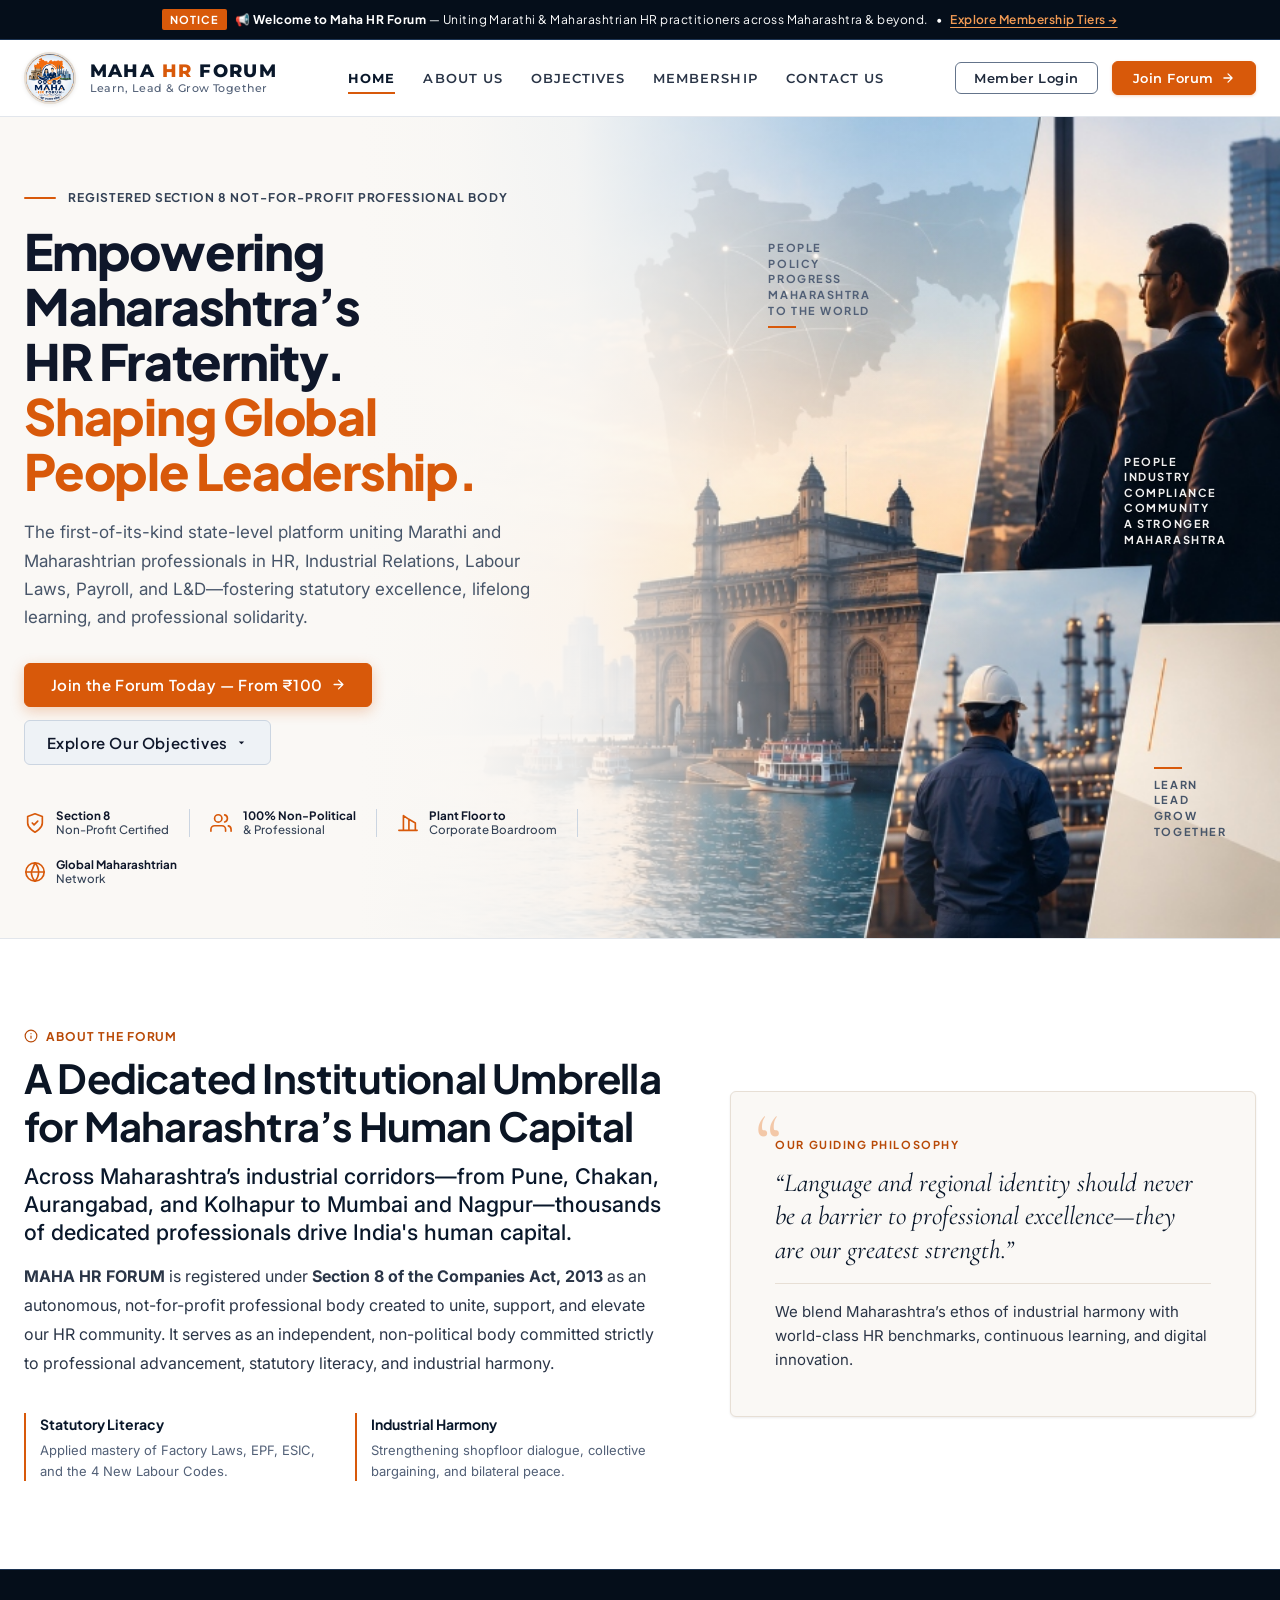
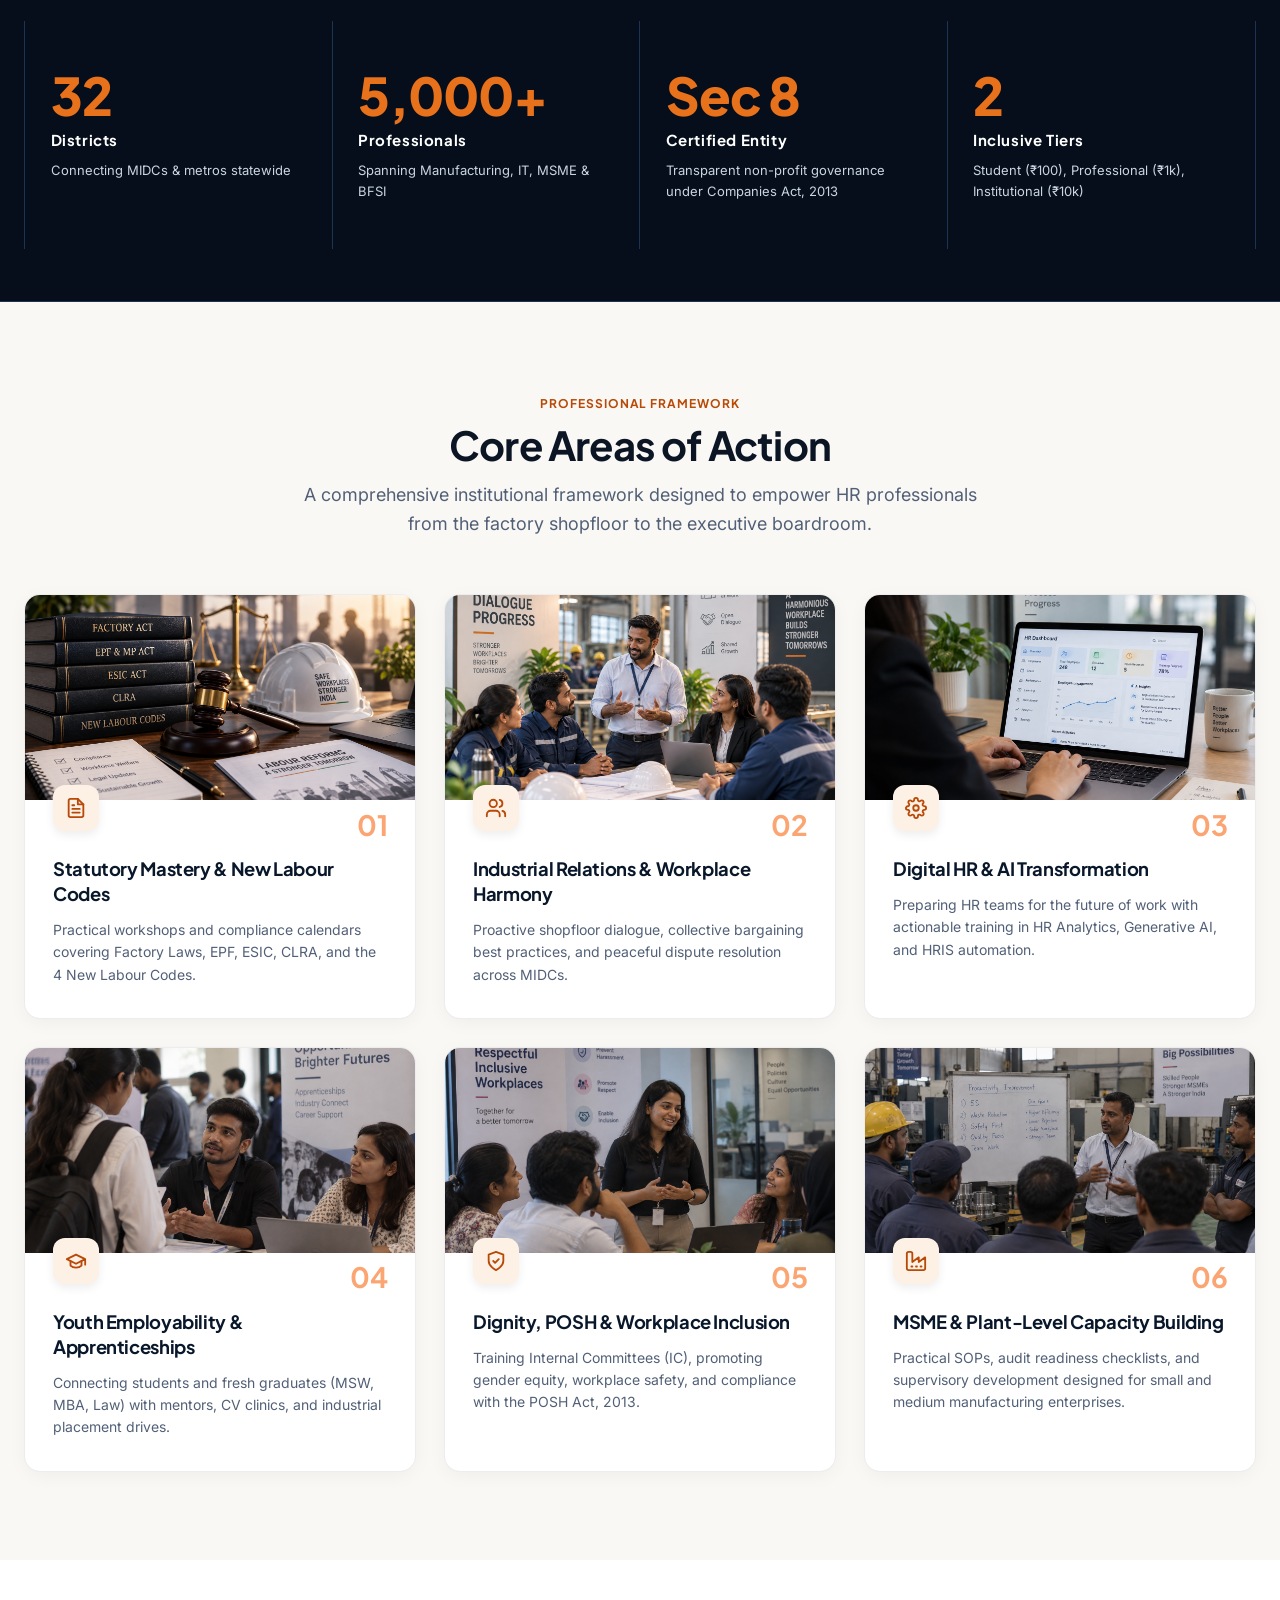
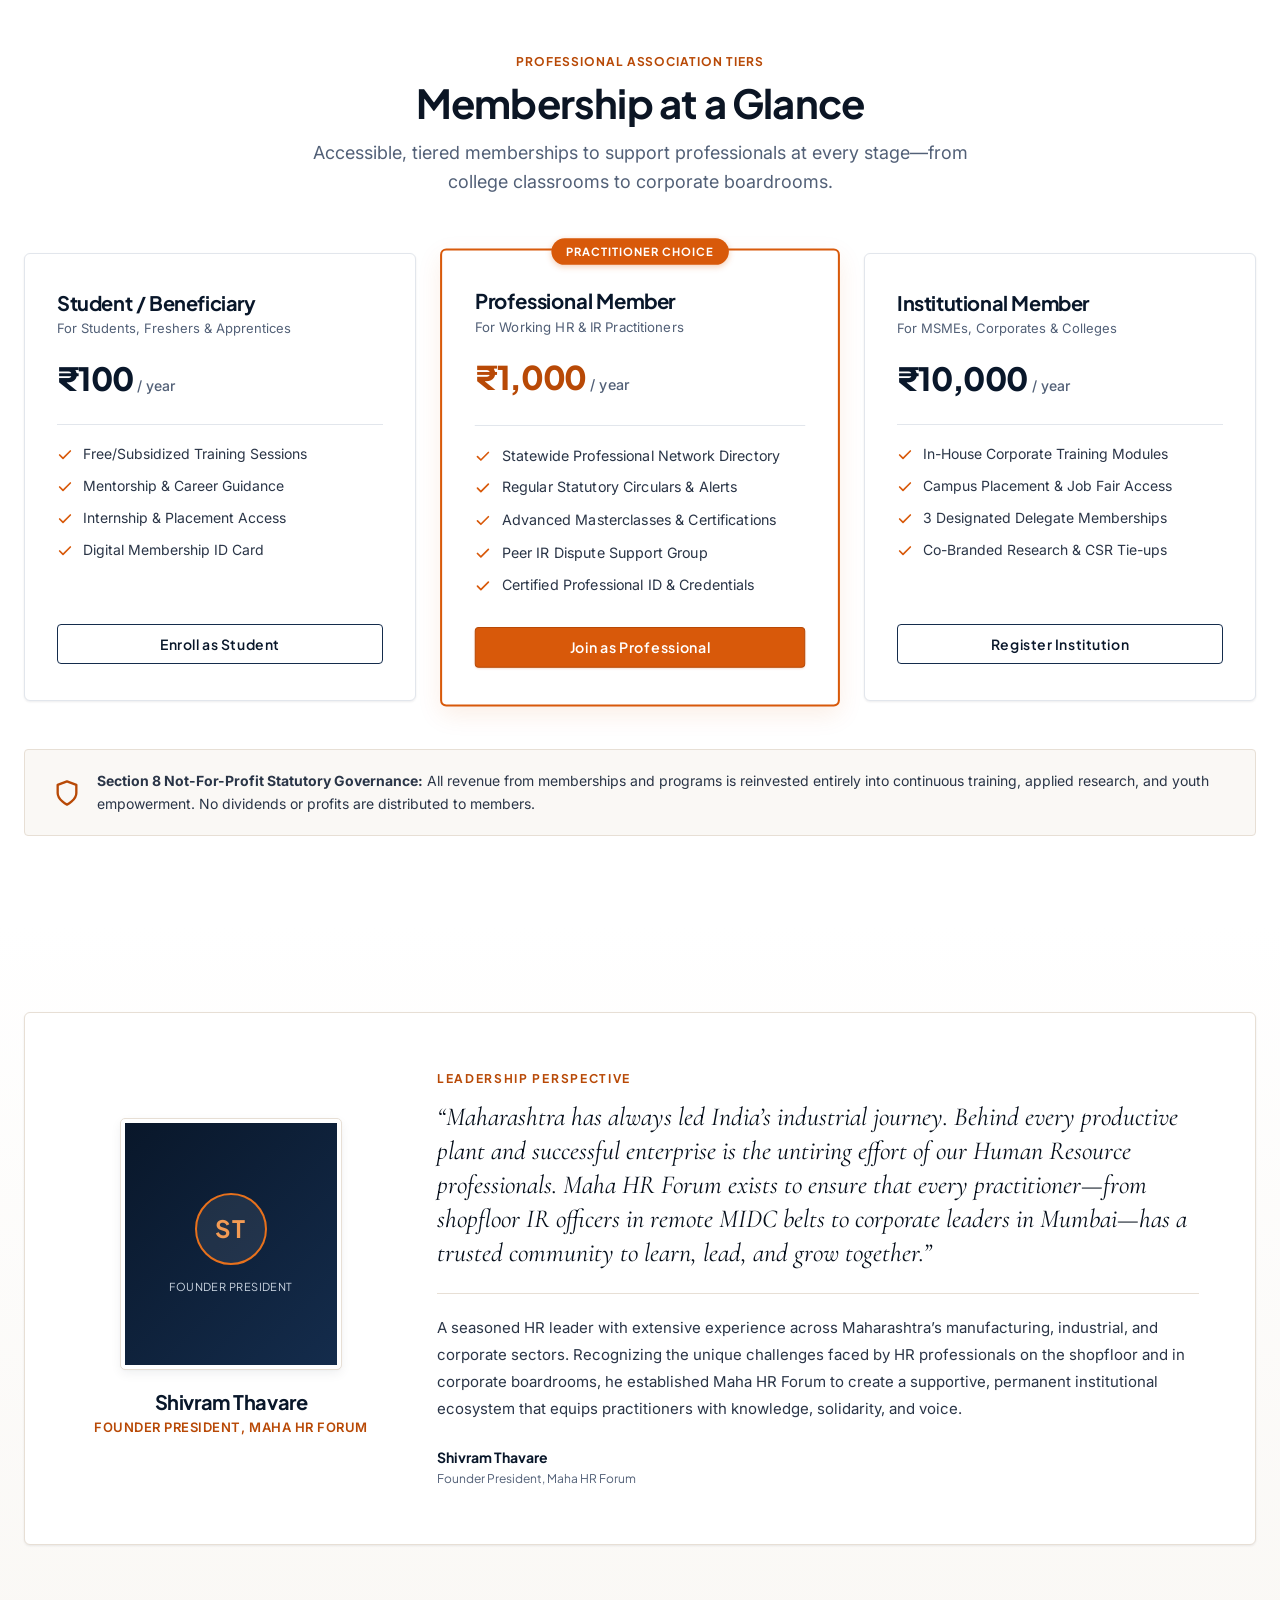
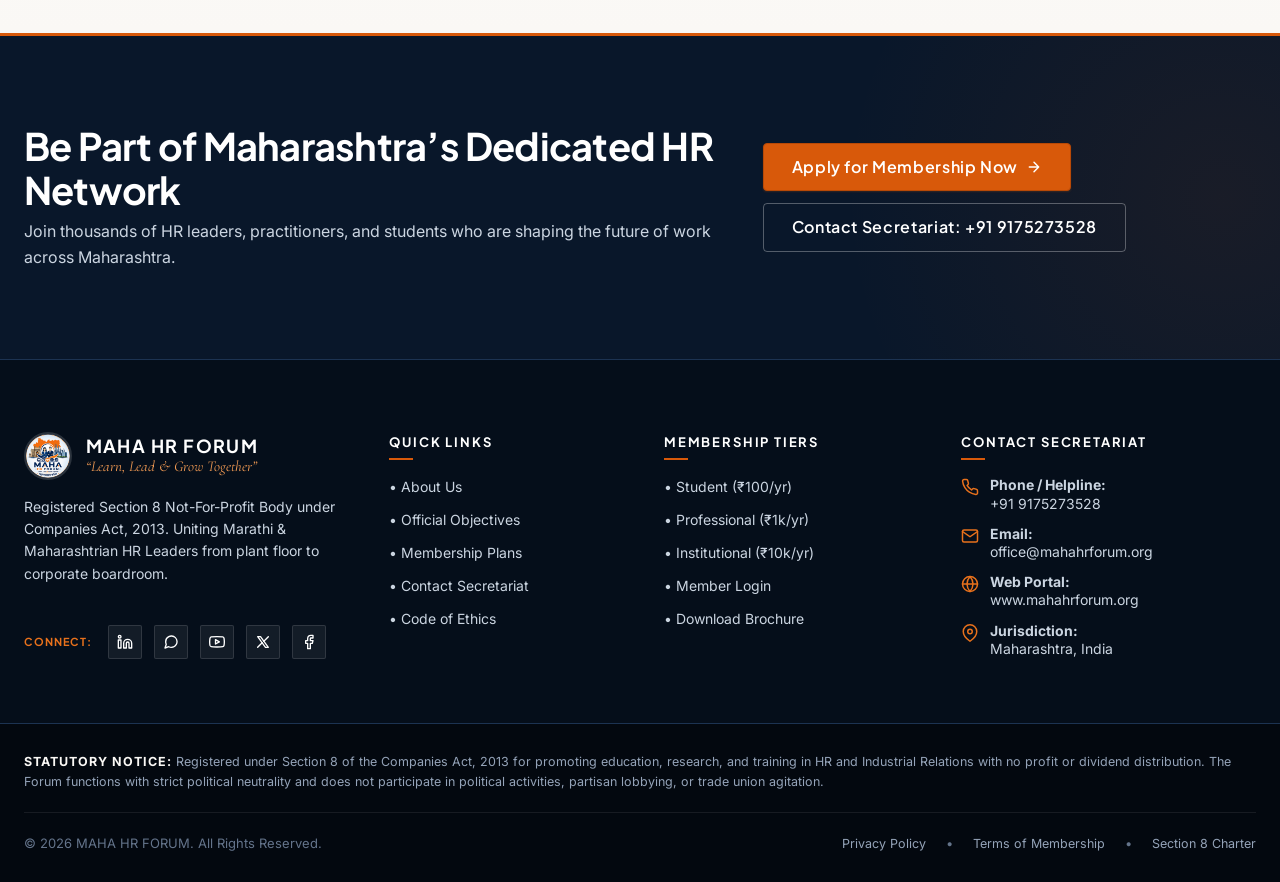
<file: index.html>
<!DOCTYPE html>
<html lang="en">
<head>
  <meta charset="UTF-8">
  <meta name="viewport" content="width=device-width, initial-scale=1.0">
  
  <!-- SEO & Canonical Metadata -->
  <title>Maha HR Forum | State & Global Platform for Maharashtrian HR Leaders</title>
  <meta name="description" content="Join Maha HR Forum (Section 8 Not-For-Profit). Uniting HR, IR, Compliance & People Leaders across Maharashtra and beyond. Membership starts at ₹100.">
  <meta name="keywords" content="Maha HR Forum, Maharashtrian HR professionals, Maharashtra Labour Law, MIDC HR forum, Industrial Relations Maharashtra, Shivram Thavare">
  <meta name="author" content="MAHA HR FORUM">
  <link rel="canonical" href="https://www.mahahrforum.org/">

  <!-- Open Graph / Social Media Metadata -->
  <meta property="og:type" content="organization">
  <meta property="og:title" content="Maha HR Forum | State & Global Platform for Maharashtrian HR Leaders">
  <meta property="og:description" content="Uniting Marathi & Maharashtrian HR practitioners across Maharashtra and beyond. Registered Section 8 Not-For-Profit Professional Body.">
  <meta property="og:url" content="https://www.mahahrforum.org/">
  <meta property="og:image" content="assets/logo/Logo.jpeg">
  <meta property="og:site_name" content="MAHA HR FORUM">

  <!-- Twitter Metadata -->
  <meta name="twitter:card" content="summary_large_image">
  <meta name="twitter:title" content="Maha HR Forum | State & Global Platform for Maharashtrian HR Leaders">
  <meta name="twitter:description" content="Empowering Maharashtra’s HR Fraternity. Shaping Global People Leadership. Section 8 Not-For-Profit Professional Body.">
  <meta name="twitter:image" content="assets/logo/Logo.jpeg">

  <!-- Favicon -->
  <link rel="icon" type="image/jpeg" href="assets/logo/Logo.jpeg">

  <!-- Stylesheets -->
  <link rel="stylesheet" href="css/variables.css">
  <link rel="stylesheet" href="css/base.css">
  <link rel="stylesheet" href="css/components.css">
  <link rel="stylesheet" href="css/header-footer.css">
  <link rel="stylesheet" href="css/home.css">

  <!-- Structured Data / JSON-LD -->
  <script type="application/ld+json">
  {
    "@context": "https://schema.org",
    "@type": "NGO",
    "name": "MAHA HR FORUM",
    "alternateName": "महा एचआर फोरम",
    "legalName": "MAHA HR FORUM (Section 8 Not-For-Profit Company)",
    "url": "https://www.mahahrforum.org",
    "logo": "https://www.mahahrforum.org/assets/logo/Logo.jpeg",
    "slogan": "Learn, Lead & Grow Together",
    "description": "State and global platform uniting Marathi and Maharashtrian HR professionals, IR practitioners, labour law consultants, and students across Maharashtra.",
    "founder": {
      "@type": "Person",
      "name": "Shivram Thavare",
      "jobTitle": "Founder President"
    },
    "contactPoint": {
      "@type": "ContactPoint",
      "telephone": "+91-9175273528",
      "contactType": "Secretariat",
      "email": "office@mahahrforum.org",
      "areaServed": "IN-MH",
      "availableLanguage": ["English", "Marathi", "Hindi"]
    },
    "address": {
      "@type": "PostalAddress",
      "addressRegion": "Maharashtra",
      "addressCountry": "IN"
    }
  }
  </script>
</head>
<body>

  <!-- =========================================================================
       1. GLOBAL ANNOUNCEMENT BAR
       ========================================================================= -->
  <div class="announcement-bar" role="region" aria-label="Announcement">
    <div class="container announcement-bar__inner">
      <span class="announcement-bar__badge">Notice</span>
      <span>📢 <strong>Welcome to Maha HR Forum</strong> &mdash; Uniting Marathi &amp; Maharashtrian HR practitioners across Maharashtra &amp; beyond.</span>
      <span aria-hidden="true">&bull;</span>
      <a href="membership.html" class="announcement-bar__link">
        Explore Membership Tiers &rarr;
      </a>
    </div>
  </div>

  <!-- =========================================================================
       2. GLOBAL HEADER & NAVIGATION
       ========================================================================= -->
  <header class="site-header" id="site-header">
    <div class="container site-header__container">
      <!-- Official Emblem Branding -->
      <a href="index.html" class="site-brand" aria-label="MAHA HR FORUM Home">
        <img 
          src="assets/logo/Logo.jpeg" 
          alt="Maha HR Forum Emblem" 
          class="site-brand__logo"
          width="48"
          height="48"
        >
        <div class="site-brand__text">
          <span class="site-brand__title">MAHA <span>HR</span> FORUM</span>
          <span class="site-brand__tagline">Learn, Lead &amp; Grow Together</span>
        </div>
      </a>

      <!-- Desktop Primary Navigation -->
      <nav class="site-nav" aria-label="Primary Navigation">
        <ul class="site-nav__list">
          <li><a href="index.html" class="site-nav__link active" aria-current="page">Home</a></li>
          <li><a href="about.html" class="site-nav__link">About Us</a></li>
          <li><a href="objectives.html" class="site-nav__link">Objectives</a></li>
          <li><a href="membership.html" class="site-nav__link">Membership</a></li>
          <li><a href="contact.html" class="site-nav__link">Contact Us</a></li>
        </ul>
      </nav>

      <!-- Action Buttons -->
      <div class="site-header__actions">
        <a href="membership.html#login" class="btn btn-header-login" id="btn-header-login">
          Member Login
        </a>
        <a href="#membership" class="btn btn-header-join" id="btn-header-join">
          Join Forum
          <svg width="14" height="14" viewBox="0 0 24 24" fill="none" stroke="currentColor" stroke-width="2.2" stroke-linecap="round" stroke-linejoin="round" aria-hidden="true"><path d="M5 12h14M12 5l7 7-7 7"/></svg>
        </a>

        <!-- Mobile Navigation Toggle -->
        <button 
          type="button" 
          class="mobile-toggle" 
          aria-label="Toggle navigation menu" 
          aria-expanded="false" 
          aria-controls="mobile-drawer"
        >
          <svg viewBox="0 0 24 24" fill="none" stroke="currentColor" stroke-width="2" stroke-linecap="round" stroke-linejoin="round"><line x1="3" y1="12" x2="21" y2="12"></line><line x1="3" y1="6" x2="21" y2="6"></line><line x1="3" y1="18" x2="21" y2="18"></line></svg>
        </button>
      </div>
    </div>
  </header>

  <!-- Mobile Drawer Menu -->
  <div class="mobile-drawer" id="mobile-drawer" role="dialog" aria-modal="true" aria-label="Mobile Navigation">
    <div class="mobile-drawer__panel">
      <div class="mobile-drawer__header">
        <span class="site-brand__title">MAHA <span>HR</span> FORUM</span>
        <button type="button" class="mobile-drawer__close" aria-label="Close menu">&times;</button>
      </div>
      <nav class="mobile-drawer__nav">
        <a href="index.html" class="mobile-drawer__link active" aria-current="page">
          Home <span>&rarr;</span>
        </a>
        <a href="about.html" class="mobile-drawer__link">
          About Us <span>&rarr;</span>
        </a>
        <a href="objectives.html" class="mobile-drawer__link">
          Objectives <span>&rarr;</span>
        </a>
        <a href="membership.html" class="mobile-drawer__link">
          Membership <span>&rarr;</span>
        </a>
        <a href="contact.html" class="mobile-drawer__link">
          Contact Us <span>&rarr;</span>
        </a>
      </nav>
      <div class="mobile-drawer__actions">
        <a href="#membership" class="btn btn-primary btn-block">
          Join the Forum
        </a>
        <a href="membership.html#login" class="btn btn-secondary btn-block">
          Member Login
        </a>
        <p class="mobile-drawer__contact-note">
          Helpline: <strong>+91 9175273528</strong><br>
          office@mahahrforum.org
        </p>
      </div>
    </div>
  </div>

  <main id="main-content">
    <!-- =========================================================================
         2. HERO BANNER WITH COMPOSITE BACKGROUND & MOCKUP STYLING
         ========================================================================= -->
    <section class="hero" aria-labelledby="hero-title">
      <!-- Full-bleed background graphic layer -->
      <div class="hero__bg-container" aria-hidden="true">
        <img src="assets/hero-bg.jpg" alt="" class="hero__bg-image">
        <div class="hero__bg-gradient"></div>

        <!-- Graphic Overlay Micro-Typography (matching reference mockup) -->
        <div class="hero__overlay-caption hero__overlay-caption--map">
          <span>PEOPLE</span>
          <span>POLICY</span>
          <span>PROGRESS</span>
          <span>MAHARASHTRA</span>
          <span>TO THE WORLD</span>
          <div class="hero__overlay-dash"></div>
        </div>

        <div class="hero__overlay-caption hero__overlay-caption--corporate">
          <span>PEOPLE</span>
          <span>INDUSTRY</span>
          <span>COMPLIANCE</span>
          <span>COMMUNITY</span>
          <span>A STRONGER</span>
          <span>MAHARASHTRA</span>
        </div>

        <div class="hero__overlay-caption hero__overlay-caption--industrial">
          <div class="hero__overlay-dash"></div>
          <span>LEARN</span>
          <span>LEAD</span>
          <span>GROW</span>
          <span>TOGETHER</span>
        </div>
      </div>

      <div class="container hero__container">
        <div class="hero__content">
          <!-- Eyebrow with orange line -->
          <div class="hero__eyebrow">
            <span class="hero__eyebrow-dash" aria-hidden="true"></span>
            <span class="hero__eyebrow-label">REGISTERED SECTION 8 NOT-FOR-PROFIT PROFESSIONAL BODY</span>
          </div>

          <!-- Main Typography Title -->
          <h1 class="hero__title" id="hero-title">
            Empowering<br>
            Maharashtra’s<br>
            HR Fraternity.<br>
            <span class="hero__title-accent">Shaping Global<br>People Leadership.</span>
          </h1>

          <!-- Refined Lead Paragraph -->
          <p class="hero__lead">
            The first-of-its-kind state-level platform uniting Marathi and Maharashtrian professionals in HR, Industrial Relations, Labour Laws, Payroll, and L&amp;D—fostering statutory excellence, lifelong learning, and professional solidarity.
          </p>

          <!-- CTA Buttons -->
          <div class="hero__cta-group">
            <a href="#membership" class="btn hero__btn-join" id="cta-hero-join">
              Join the Forum Today &mdash; From &#8377;100
              <svg width="15" height="15" viewBox="0 0 24 24" fill="none" stroke="currentColor" stroke-width="2.2" stroke-linecap="round" stroke-linejoin="round" aria-hidden="true"><path d="M5 12h14M12 5l7 7-7 7"/></svg>
            </a>
            <a href="objectives.html" class="btn hero__btn-objectives" id="cta-hero-objectives">
              Explore Our Objectives
              <svg width="13" height="13" viewBox="0 0 24 24" fill="currentColor" aria-hidden="true"><path d="M7 10l5 5 5-5z"/></svg>
            </a>
          </div>

          <!-- Institutional Trust Highlights Row -->
          <div class="hero__trust-row" aria-label="Core Institutional Commitments">
            <div class="hero__trust-item">
              <div class="hero__trust-icon">
                <svg width="22" height="22" viewBox="0 0 24 24" fill="none" stroke="#D8590A" stroke-width="1.8" stroke-linecap="round" stroke-linejoin="round" aria-hidden="true"><path d="M12 22s8-4 8-10V5l-8-3-8 3v7c0 6 8 10 8 10z"/><polyline points="9 12 11 14 15 10"/></svg>
              </div>
              <div class="hero__trust-text">
                <span class="hero__trust-line1">Section 8</span>
                <span class="hero__trust-line2">Non-Profit Certified</span>
              </div>
            </div>

            <div class="hero__trust-sep" aria-hidden="true"></div>

            <div class="hero__trust-item">
              <div class="hero__trust-icon">
                <svg width="22" height="22" viewBox="0 0 24 24" fill="none" stroke="#D8590A" stroke-width="1.8" stroke-linecap="round" stroke-linejoin="round" aria-hidden="true"><path d="M17 21v-2a4 4 0 0 0-4-4H5a4 4 0 0 0-4 4v2"/><circle cx="9" cy="7" r="4"/><path d="M23 21v-2a4 4 0 0 0-3-3.87"/><path d="M16 3.13a4 4 0 0 1 0 7.75"/></svg>
              </div>
              <div class="hero__trust-text">
                <span class="hero__trust-line1">100% Non-Political</span>
                <span class="hero__trust-line2">&amp; Professional</span>
              </div>
            </div>

            <div class="hero__trust-sep" aria-hidden="true"></div>

            <div class="hero__trust-item">
              <div class="hero__trust-icon">
                <svg width="22" height="22" viewBox="0 0 24 24" fill="none" stroke="#D8590A" stroke-width="1.8" stroke-linecap="round" stroke-linejoin="round" aria-hidden="true"><path d="M2 20h20M7 20V4l6 4v12M13 8l7 4v8"/></svg>
              </div>
              <div class="hero__trust-text">
                <span class="hero__trust-line1">Plant Floor to</span>
                <span class="hero__trust-line2">Corporate Boardroom</span>
              </div>
            </div>

            <div class="hero__trust-sep" aria-hidden="true"></div>

            <div class="hero__trust-item">
              <div class="hero__trust-icon">
                <svg width="22" height="22" viewBox="0 0 24 24" fill="none" stroke="#D8590A" stroke-width="1.8" stroke-linecap="round" stroke-linejoin="round" aria-hidden="true"><circle cx="12" cy="12" r="10"/><line x1="2" y1="12" x2="22" y2="12"/><path d="M12 2a15.3 15.3 0 0 1 4 10 15.3 15.3 0 0 1-4 10 15.3 15.3 0 0 1-4-10z"/></svg>
              </div>
              <div class="hero__trust-text">
                <span class="hero__trust-line1">Global Maharashtrian</span>
                <span class="hero__trust-line2">Network</span>
              </div>
            </div>
          </div>
        </div>
      </div>
    </section>

    <!-- =========================================================================
         4. INTRODUCTION SECTION (What is Maha HR Forum?)
         ========================================================================= -->
    <section class="section-py intro-section" id="about" aria-labelledby="intro-heading">
      <div class="container">
        <div class="intro-grid">
          <!-- Left: Narrative & Strategic Pillars -->
          <div class="intro-content">
            <span class="section-eyebrow">
              <svg width="14" height="14" viewBox="0 0 24 24" fill="none" stroke="currentColor" stroke-width="2" stroke-linecap="round" stroke-linejoin="round" aria-hidden="true"><circle cx="12" cy="12" r="10"/><line x1="12" y1="16" x2="12" y2="12"/><line x1="12" y1="8" x2="12.01" y2="8"/></svg>
              About The Forum
            </span>
            <h2 class="section-title" id="intro-heading">
              A Dedicated Institutional Umbrella for Maharashtra’s Human Capital
            </h2>
            <p class="intro-lead">
              Across Maharashtra’s industrial corridors—from Pune, Chakan, Aurangabad, and Kolhapur to Mumbai and Nagpur—thousands of dedicated professionals drive India's human capital.
            </p>
            <p class="intro-paragraph">
              <strong>MAHA HR FORUM</strong> is registered under <strong>Section 8 of the Companies Act, 2013</strong> as an autonomous, not-for-profit professional body created to unite, support, and elevate our HR community. It serves as an independent, non-political body committed strictly to professional advancement, statutory literacy, and industrial harmony.
            </p>

            <div class="intro-pillars">
              <div class="pillar-item">
                <div class="pillar-item__title">Statutory Literacy</div>
                <p class="pillar-item__text">Applied mastery of Factory Laws, EPF, ESIC, and the 4 New Labour Codes.</p>
              </div>
              <div class="pillar-item">
                <div class="pillar-item__title">Industrial Harmony</div>
                <p class="pillar-item__text">Strengthening shopfloor dialogue, collective bargaining, and bilateral peace.</p>
              </div>
            </div>
          </div>

          <!-- Right: Editorial Philosophy Callout -->
          <div class="intro-callout">
            <span class="intro-callout__label">Our Guiding Philosophy</span>
            <blockquote class="intro-callout__quote">
              “Language and regional identity should never be a barrier to professional excellence—they are our greatest strength.”
            </blockquote>
            <p class="intro-callout__subtext">
              We blend Maharashtra’s ethos of industrial harmony with world-class HR benchmarks, continuous learning, and digital innovation.
            </p>
          </div>
        </div>
      </div>
    </section>

    <!-- =========================================================================
         5. STATEWIDE METRICS / IMPACT SECTION
         ========================================================================= -->
    <section class="section-py-sm metrics-section" aria-label="Statewide Reach and Metrics">
      <div class="container">
        <div class="metrics-grid">
          <!-- Metric 1: 36 Districts -->
          <div class="metric-card">
            <div class="metric-number" data-counter="36">36</div>
            <div class="metric-label">Districts</div>
            <p class="metric-desc">Connecting MIDCs &amp; metros statewide</p>
          </div>

          <!-- Metric 2: 5,000+ Professionals -->
          <div class="metric-card">
            <div class="metric-number" data-counter="5000" data-suffix="+">5,000+</div>
            <div class="metric-label">Professionals</div>
            <p class="metric-desc">Spanning Manufacturing, IT, MSME &amp; BFSI</p>
          </div>

          <!-- Metric 3: Section 8 Certified -->
          <div class="metric-card">
            <div class="metric-number">Sec 8</div>
            <div class="metric-label">Certified Entity</div>
            <p class="metric-desc">Transparent non-profit governance under Companies Act, 2013</p>
          </div>

          <!-- Metric 4: 3 Inclusive Tiers -->
          <div class="metric-card">
            <div class="metric-number" data-counter="3">3</div>
            <div class="metric-label">Inclusive Tiers</div>
            <p class="metric-desc">Student (₹100), Professional (₹1k), Institutional (₹10k)</p>
          </div>
        </div>
      </div>
    </section>

    <!-- =========================================================================
         6. SIX CORE ACTION AREAS
         ========================================================================= -->
    <section class="section-py action-section" id="action-areas" aria-labelledby="action-heading">
      <div class="container">
        <div class="section-header section-header--centered">
          <span class="section-eyebrow">Professional Framework</span>
          <h2 class="section-title" id="action-heading">Core Areas of Action</h2>
          <p class="section-desc">
            A comprehensive institutional framework designed to empower HR professionals from the factory shopfloor to the executive boardroom.
          </p>
        </div>

        <div class="action-grid">
          <!-- Area 1 -->
          <article class="action-card">
            <div class="action-card__media">
              <img src="assets/core_areas_actions_imgs/labour_codes.png" alt="Statutory Mastery &amp; New Labour Codes" class="action-card__img" loading="lazy">
            </div>
            <div class="action-card__body">
              <div class="action-card__header">
                <div class="action-card__icon" aria-hidden="true">
                  <svg width="22" height="22" viewBox="0 0 24 24" fill="none" stroke="currentColor" stroke-width="2" stroke-linecap="round" stroke-linejoin="round">
                    <path d="M14 2H6a2 2 0 0 0-2 2v16a2 2 0 0 0 2 2h12a2 2 0 0 0 2-2V8z"></path>
                    <polyline points="14 2 14 8 20 8"></polyline>
                    <line x1="16" y1="13" x2="8" y2="13"></line>
                    <line x1="16" y1="17" x2="8" y2="17"></line>
                    <line x1="10" y1="9" x2="8" y2="9"></line>
                  </svg>
                </div>
                <span class="action-card__num">01</span>
              </div>
              <h3 class="action-card__title">Statutory Mastery &amp; New Labour Codes</h3>
              <p class="action-card__desc">
                Practical workshops and compliance calendars covering Factory Laws, EPF, ESIC, CLRA, and the 4 New Labour Codes.
              </p>
            </div>
          </article>

          <!-- Area 2 -->
          <article class="action-card">
            <div class="action-card__media">
              <img src="assets/core_areas_actions_imgs/industrial_relation.png" alt="Industrial Relations &amp; Workplace Harmony" class="action-card__img" loading="lazy">
            </div>
            <div class="action-card__body">
              <div class="action-card__header">
                <div class="action-card__icon" aria-hidden="true">
                  <svg width="22" height="22" viewBox="0 0 24 24" fill="none" stroke="currentColor" stroke-width="2" stroke-linecap="round" stroke-linejoin="round">
                    <path d="M16 21v-2a4 4 0 0 0-4-4H6a4 4 0 0 0-4 4v2"></path>
                    <circle cx="9" cy="7" r="4"></circle>
                    <path d="M22 21v-2a4 4 0 0 0-3-3.87"></path>
                    <path d="M16 3.13a4 4 0 0 1 0 7.75"></path>
                  </svg>
                </div>
                <span class="action-card__num">02</span>
              </div>
              <h3 class="action-card__title">Industrial Relations &amp; Workplace Harmony</h3>
              <p class="action-card__desc">
                Proactive shopfloor dialogue, collective bargaining best practices, and peaceful dispute resolution across MIDCs.
              </p>
            </div>
          </article>

          <!-- Area 3 -->
          <article class="action-card">
            <div class="action-card__media">
              <img src="assets/core_areas_actions_imgs/digital_hr.png" alt="Digital HR &amp; AI Transformation" class="action-card__img" loading="lazy">
            </div>
            <div class="action-card__body">
              <div class="action-card__header">
                <div class="action-card__icon" aria-hidden="true">
                  <svg width="22" height="22" viewBox="0 0 24 24" fill="none" stroke="currentColor" stroke-width="2" stroke-linecap="round" stroke-linejoin="round">
                    <circle cx="12" cy="12" r="3"></circle>
                    <path d="M19.4 15a1.65 1.65 0 0 0 .33 1.82l.06.06a2 2 0 0 1 0 2.83 2 2 0 0 1-2.83 0l-.06-.06a1.65 1.65 0 0 0-1.82-.33 1.65 1.65 0 0 0-1 1.51V21a2 2 0 0 1-2 2 2 2 0 0 1-2-2v-.09A1.65 1.65 0 0 0 9 19.4a1.65 1.65 0 0 0-1.82.33l-.06.06a2 2 0 0 1-2.83 0 2 2 0 0 1 0-2.83l.06-.06a1.65 1.65 0 0 0 .33-1.82 1.65 1.65 0 0 0-1.51-1H3a2 2 0 0 1-2-2 2 2 0 0 1 2-2h.09A1.65 1.65 0 0 0 4.6 9a1.65 1.65 0 0 0-.33-1.82l-.06-.06a2 2 0 0 1 0-2.83 2 2 0 0 1 2.83 0l.06.06a1.65 1.65 0 0 0 1.82.33H9a1.65 1.65 0 0 0 1-1.51V3a2 2 0 0 1 2-2 2 2 0 0 1 2 2v.09a1.65 1.65 0 0 0 1 1.51 1.65 1.65 0 0 0 1.82-.33l.06-.06a2 2 0 0 1 2.83 0 2 2 0 0 1 0 2.83l-.06.06a1.65 1.65 0 0 0-.33 1.82V9a1.65 1.65 0 0 0 1.51 1H21a2 2 0 0 1 2 2 2 2 0 0 1-2 2h-.09a1.65 1.65 0 0 0-1.51 1z"></path>
                  </svg>
                </div>
                <span class="action-card__num">03</span>
              </div>
              <h3 class="action-card__title">Digital HR &amp; AI Transformation</h3>
              <p class="action-card__desc">
                Preparing HR teams for the future of work with actionable training in HR Analytics, Generative AI, and HRIS automation.
              </p>
            </div>
          </article>

          <!-- Area 4 -->
          <article class="action-card">
            <div class="action-card__media">
              <img src="assets/core_areas_actions_imgs/appertenceship.png" alt="Youth Employability &amp; Apprenticeships" class="action-card__img" loading="lazy">
            </div>
            <div class="action-card__body">
              <div class="action-card__header">
                <div class="action-card__icon" aria-hidden="true">
                  <svg width="22" height="22" viewBox="0 0 24 24" fill="none" stroke="currentColor" stroke-width="2" stroke-linecap="round" stroke-linejoin="round">
                    <path d="M22 10v6M2 10l10-5 10 5-10 5z"></path>
                    <path d="M6 12v5c3 3 9 3 12 0v-5"></path>
                  </svg>
                </div>
                <span class="action-card__num">04</span>
              </div>
              <h3 class="action-card__title">Youth Employability &amp; Apprenticeships</h3>
              <p class="action-card__desc">
                Connecting students and fresh graduates (MSW, MBA, Law) with mentors, CV clinics, and industrial placement drives.
              </p>
            </div>
          </article>

          <!-- Area 5 -->
          <article class="action-card">
            <div class="action-card__media">
              <img src="assets/core_areas_actions_imgs/digital_posh.png" alt="Dignity, POSH &amp; Workplace Inclusion" class="action-card__img" loading="lazy">
            </div>
            <div class="action-card__body">
              <div class="action-card__header">
                <div class="action-card__icon" aria-hidden="true">
                  <svg width="22" height="22" viewBox="0 0 24 24" fill="none" stroke="currentColor" stroke-width="2" stroke-linecap="round" stroke-linejoin="round">
                    <path d="M12 22s8-4 8-10V5l-8-3-8 3v7c0 6 8 10 8 10z"></path>
                    <path d="m9 12 2 2 4-4"></path>
                  </svg>
                </div>
                <span class="action-card__num">05</span>
              </div>
              <h3 class="action-card__title">Dignity, POSH &amp; Workplace Inclusion</h3>
              <p class="action-card__desc">
                Training Internal Committees (IC), promoting gender equity, workplace safety, and compliance with the POSH Act, 2013.
              </p>
            </div>
          </article>

          <!-- Area 6 -->
          <article class="action-card">
            <div class="action-card__media">
              <img src="assets/core_areas_actions_imgs/msme.png" alt="MSME &amp; Plant-Level Capacity Building" class="action-card__img" loading="lazy">
            </div>
            <div class="action-card__body">
              <div class="action-card__header">
                <div class="action-card__icon" aria-hidden="true">
                  <svg width="22" height="22" viewBox="0 0 24 24" fill="none" stroke="currentColor" stroke-width="2" stroke-linecap="round" stroke-linejoin="round">
                    <path d="M2 20a2 2 0 0 0 2 2h16a2 2 0 0 0 2-2V8l-7 5V8l-7 5V4a2 2 0 0 0-2-2H4a2 2 0 0 0-2 2Z"></path>
                    <path d="M17 18h1"></path>
                    <path d="M12 18h1"></path>
                    <path d="M7 18h1"></path>
                  </svg>
                </div>
                <span class="action-card__num">06</span>
              </div>
              <h3 class="action-card__title">MSME &amp; Plant-Level Capacity Building</h3>
              <p class="action-card__desc">
                Practical SOPs, audit readiness checklists, and supervisory development designed for small and medium manufacturing enterprises.
              </p>
            </div>
          </article>
        </div>
      </div>
    </section>

    <!-- =========================================================================
         7. MEMBERSHIP SNAPSHOT SECTION
         ========================================================================= -->
    <section class="section-py membership-section" id="membership" aria-labelledby="membership-heading">
      <div class="container">
        <div class="section-header section-header--centered">
          <span class="section-eyebrow">Professional Association Tiers</span>
          <h2 class="section-title" id="membership-heading">Membership at a Glance</h2>
          <p class="section-desc">
            Accessible, tiered memberships to support professionals at every stage—from college classrooms to corporate boardrooms.
          </p>
        </div>

        <div class="membership-grid">
          <!-- Tier 1: Student / Beneficiary -->
          <div class="tier-card">
            <div class="tier-header">
              <h3 class="tier-category">Student / Beneficiary</h3>
              <p class="tier-target">For Students, Freshers &amp; Apprentices</p>
              <div class="tier-pricing">
                <span class="tier-price-amount">₹100</span>
                <span class="tier-price-tenure">/ year</span>
              </div>
            </div>

            <ul class="tier-features" aria-label="Student Tier Deliverables">
              <li class="tier-feature-item">
                <svg viewBox="0 0 24 24" fill="none" stroke="currentColor" stroke-width="2.5" stroke-linecap="round" stroke-linejoin="round" aria-hidden="true"><polyline points="20 6 9 17 4 12"/></svg>
                <span>Free/Subsidized Training Sessions</span>
              </li>
              <li class="tier-feature-item">
                <svg viewBox="0 0 24 24" fill="none" stroke="currentColor" stroke-width="2.5" stroke-linecap="round" stroke-linejoin="round" aria-hidden="true"><polyline points="20 6 9 17 4 12"/></svg>
                <span>Mentorship &amp; Career Guidance</span>
              </li>
              <li class="tier-feature-item">
                <svg viewBox="0 0 24 24" fill="none" stroke="currentColor" stroke-width="2.5" stroke-linecap="round" stroke-linejoin="round" aria-hidden="true"><polyline points="20 6 9 17 4 12"/></svg>
                <span>Internship &amp; Placement Access</span>
              </li>
              <li class="tier-feature-item">
                <svg viewBox="0 0 24 24" fill="none" stroke="currentColor" stroke-width="2.5" stroke-linecap="round" stroke-linejoin="round" aria-hidden="true"><polyline points="20 6 9 17 4 12"/></svg>
                <span>Digital Membership ID Card</span>
              </li>
            </ul>

            <div class="tier-footer">
              <a href="membership.html#student" class="btn btn-secondary btn-block">
                Enroll as Student
              </a>
            </div>
          </div>

          <!-- Tier 2: Professional Member (Featured) -->
          <div class="tier-card tier-card--featured">
            <span class="tier-badge-recommended">Practitioner Choice</span>
            <div class="tier-header">
              <h3 class="tier-category">Professional Member</h3>
              <p class="tier-target">For Working HR &amp; IR Practitioners</p>
              <div class="tier-pricing">
                <span class="tier-price-amount">₹1,000</span>
                <span class="tier-price-tenure">/ year</span>
              </div>
            </div>

            <ul class="tier-features" aria-label="Professional Tier Deliverables">
              <li class="tier-feature-item">
                <svg viewBox="0 0 24 24" fill="none" stroke="currentColor" stroke-width="2.5" stroke-linecap="round" stroke-linejoin="round" aria-hidden="true"><polyline points="20 6 9 17 4 12"/></svg>
                <span>Statewide Professional Network Directory</span>
              </li>
              <li class="tier-feature-item">
                <svg viewBox="0 0 24 24" fill="none" stroke="currentColor" stroke-width="2.5" stroke-linecap="round" stroke-linejoin="round" aria-hidden="true"><polyline points="20 6 9 17 4 12"/></svg>
                <span>Regular Statutory Circulars &amp; Alerts</span>
              </li>
              <li class="tier-feature-item">
                <svg viewBox="0 0 24 24" fill="none" stroke="currentColor" stroke-width="2.5" stroke-linecap="round" stroke-linejoin="round" aria-hidden="true"><polyline points="20 6 9 17 4 12"/></svg>
                <span>Advanced Masterclasses &amp; Certifications</span>
              </li>
              <li class="tier-feature-item">
                <svg viewBox="0 0 24 24" fill="none" stroke="currentColor" stroke-width="2.5" stroke-linecap="round" stroke-linejoin="round" aria-hidden="true"><polyline points="20 6 9 17 4 12"/></svg>
                <span>Peer IR Dispute Support Group</span>
              </li>
              <li class="tier-feature-item">
                <svg viewBox="0 0 24 24" fill="none" stroke="currentColor" stroke-width="2.5" stroke-linecap="round" stroke-linejoin="round" aria-hidden="true"><polyline points="20 6 9 17 4 12"/></svg>
                <span>Certified Professional ID &amp; Credentials</span>
              </li>
            </ul>

            <div class="tier-footer">
              <a href="membership.html#professional" class="btn btn-primary btn-block">
                Join as Professional
              </a>
            </div>
          </div>

          <!-- Tier 3: Institutional Member -->
          <div class="tier-card">
            <div class="tier-header">
              <h3 class="tier-category">Institutional Member</h3>
              <p class="tier-target">For MSMEs, Corporates &amp; Colleges</p>
              <div class="tier-pricing">
                <span class="tier-price-amount">₹10,000</span>
                <span class="tier-price-tenure">/ year</span>
              </div>
            </div>

            <ul class="tier-features" aria-label="Institutional Tier Deliverables">
              <li class="tier-feature-item">
                <svg viewBox="0 0 24 24" fill="none" stroke="currentColor" stroke-width="2.5" stroke-linecap="round" stroke-linejoin="round" aria-hidden="true"><polyline points="20 6 9 17 4 12"/></svg>
                <span>In-House Corporate Training Modules</span>
              </li>
              <li class="tier-feature-item">
                <svg viewBox="0 0 24 24" fill="none" stroke="currentColor" stroke-width="2.5" stroke-linecap="round" stroke-linejoin="round" aria-hidden="true"><polyline points="20 6 9 17 4 12"/></svg>
                <span>Campus Placement &amp; Job Fair Access</span>
              </li>
              <li class="tier-feature-item">
                <svg viewBox="0 0 24 24" fill="none" stroke="currentColor" stroke-width="2.5" stroke-linecap="round" stroke-linejoin="round" aria-hidden="true"><polyline points="20 6 9 17 4 12"/></svg>
                <span>3 Designated Delegate Memberships</span>
              </li>
              <li class="tier-feature-item">
                <svg viewBox="0 0 24 24" fill="none" stroke="currentColor" stroke-width="2.5" stroke-linecap="round" stroke-linejoin="round" aria-hidden="true"><polyline points="20 6 9 17 4 12"/></svg>
                <span>Co-Branded Research &amp; CSR Tie-ups</span>
              </li>
            </ul>

            <div class="tier-footer">
              <a href="membership.html#institutional" class="btn btn-secondary btn-block">
                Register Institution
              </a>
            </div>
          </div>
        </div>

        <!-- Section 8 Reassurance Notice -->
        <div class="membership-guarantee">
          <svg viewBox="0 0 24 24" fill="none" stroke="currentColor" stroke-width="2" stroke-linecap="round" stroke-linejoin="round" aria-hidden="true"><path d="M12 22s8-4 8-10V5l-8-3-8 3v7c0 6 8 10 8 10z"/></svg>
          <p>
            <strong>Section 8 Not-For-Profit Statutory Governance:</strong> All revenue from memberships and programs is reinvested entirely into continuous training, applied research, and youth empowerment. No dividends or profits are distributed to members.
          </p>
        </div>
      </div>
    </section>

    <!-- =========================================================================
         8. FOUNDER PRESIDENT'S MESSAGE
         ========================================================================= -->
    <section class="section-py founder-section" aria-labelledby="founder-heading">
      <div class="container">
        <div class="founder-box">
          <!-- Left: Dignified Institutional Frame ready for authentic portrait -->
          <div class="founder-media">
            <div class="founder-frame" aria-label="Founder President Portrait Placeholder">
              <div class="founder-frame__monogram">ST</div>
              <div class="founder-frame__caption">Founder President</div>
            </div>
            <h3 class="founder-name">Shivram Thavare</h3>
            <span class="founder-title">Founder President, Maha HR Forum</span>
          </div>

          <!-- Right: Editorial Quote & Philosophy -->
          <div class="founder-message">
            <span class="founder-message__eyebrow" id="founder-heading">Leadership Perspective</span>
            <blockquote class="founder-message__quote">
              “Maharashtra has always led India’s industrial journey. Behind every productive plant and successful enterprise is the untiring effort of our Human Resource professionals. Maha HR Forum exists to ensure that every practitioner—from shopfloor IR officers in remote MIDC belts to corporate leaders in Mumbai—has a trusted community to learn, lead, and grow together.”
            </blockquote>

            <p class="founder-message__body">
              A seasoned HR leader with extensive experience across Maharashtra’s manufacturing, industrial, and corporate sectors. Recognizing the unique challenges faced by HR professionals on the shopfloor and in corporate boardrooms, he established Maha HR Forum to create a supportive, permanent institutional ecosystem that equips practitioners with knowledge, solidarity, and voice.
            </p>

            <div class="founder-signature">
              Shivram Thavare
              <span>Founder President, Maha HR Forum</span>
            </div>
          </div>
        </div>
      </div>
    </section>

    <!-- =========================================================================
         9. FINAL BOTTOM ACTION BANNER (CTA)
         ========================================================================= -->
    <section class="section-py cta-banner" aria-labelledby="cta-heading">
      <div class="container cta-banner__container">
        <div class="cta-banner__content">
          <h2 class="cta-banner__title" id="cta-heading">
            Be Part of Maharashtra’s Dedicated HR Network
          </h2>
          <p class="cta-banner__text">
            Join thousands of HR leaders, practitioners, and students who are shaping the future of work across Maharashtra.
          </p>
        </div>

        <div class="cta-banner__actions">
          <a href="#membership" class="btn btn-primary btn-lg" id="btn-cta-apply">
            Apply for Membership Now
            <svg width="16" height="16" viewBox="0 0 24 24" fill="none" stroke="currentColor" stroke-width="2.2" stroke-linecap="round" stroke-linejoin="round" aria-hidden="true"><path d="M5 12h14M12 5l7 7-7 7"/></svg>
          </a>
          <a href="tel:+919175273528" class="btn btn-ghost-light btn-lg" id="btn-cta-contact">
            Contact Secretariat: +91 9175273528
          </a>
        </div>
      </div>
    </section>
  </main>

  <!-- =========================================================================
       10. GLOBAL INSTITUTIONAL FOOTER
       ========================================================================= -->
  <footer class="site-footer">
    <div class="container site-footer__main">
      <div class="site-footer__grid">
        <!-- Col 1: About Forum -->
        <div class="footer-brand">
          <div class="footer-brand__header">
            <img 
              src="assets/logo/Logo.jpeg" 
              alt="Maha HR Forum Emblem" 
              class="footer-brand__logo"
              width="48"
              height="48"
            >
            <div>
              <div class="footer-brand__name">MAHA HR FORUM</div>
              <div class="footer-brand__tagline">“Learn, Lead &amp; Grow Together”</div>
            </div>
          </div>

          <p class="footer-brand__desc">
            Registered Section 8 Not-For-Profit Body under Companies Act, 2013. Uniting Marathi &amp; Maharashtrian HR Leaders from plant floor to corporate boardroom.
          </p>

          <div class="footer-socials">
            <span class="footer-socials__label">Connect:</span>
            <!-- LinkedIn -->
            <a href="https://linkedin.com" class="footer-social-link" aria-label="Maha HR Forum on LinkedIn" target="_blank" rel="noopener noreferrer">
              <svg viewBox="0 0 24 24" fill="none" stroke="currentColor" stroke-width="2" stroke-linecap="round" stroke-linejoin="round"><path d="M16 8a6 6 0 0 1 6 6v7h-4v-7a2 2 0 0 0-2-2 2 2 0 0 0-2 2v7h-4v-7a6 6 0 0 1 6-6z"/><rect x="2" y="9" width="4" height="12"/><circle cx="4" cy="4" r="2"/></svg>
            </a>
            <!-- WhatsApp Community -->
            <a href="https://wa.me/919175273528" class="footer-social-link" aria-label="Join WhatsApp Community" target="_blank" rel="noopener noreferrer">
              <svg viewBox="0 0 24 24" fill="none" stroke="currentColor" stroke-width="2" stroke-linecap="round" stroke-linejoin="round"><path d="M21 11.5a8.38 8.38 0 0 1-.9 3.8 8.5 8.5 0 0 1-7.6 4.7 8.38 8.38 0 0 1-3.8-.9L3 21l1.9-5.7a8.38 8.38 0 0 1-.9-3.8 8.5 8.5 0 0 1 4.7-7.6 8.38 8.38 0 0 1 3.8-.9h.5a8.48 8.48 0 0 1 8 8v.5z"/></svg>
            </a>
            <!-- YouTube -->
            <a href="https://youtube.com" class="footer-social-link" aria-label="Maha HR Forum on YouTube" target="_blank" rel="noopener noreferrer">
              <svg viewBox="0 0 24 24" fill="none" stroke="currentColor" stroke-width="2" stroke-linecap="round" stroke-linejoin="round"><path d="M22.54 6.42a2.78 2.78 0 0 0-1.94-2C18.88 4 12 4 12 4s-6.88 0-8.6.46a2.78 2.78 0 0 0-1.94 2A29 29 0 0 0 1 11.75a29 29 0 0 0 .46 5.33A2.78 2.78 0 0 0 3.4 19c1.72.46 8.6.46 8.6.46s6.88 0 8.6-.46a2.78 2.78 0 0 0 1.94-2 29 29 0 0 0 .46-5.25 29 29 0 0 0-.46-5.33z"/><polygon points="9.75 15.02 15.5 11.75 9.75 8.48 9.75 15.02"/></svg>
            </a>
            <!-- Twitter/X -->
            <a href="https://twitter.com" class="footer-social-link" aria-label="Maha HR Forum on Twitter / X" target="_blank" rel="noopener noreferrer">
              <svg viewBox="0 0 24 24" fill="none" stroke="currentColor" stroke-width="2" stroke-linecap="round" stroke-linejoin="round"><path d="M4 4l11.733 16h4.267l-11.733 -16z"/><path d="M4 20l6.768 -6.768m2.46 -2.46l6.772 -6.772"/></svg>
            </a>
            <!-- Facebook -->
            <a href="https://facebook.com" class="footer-social-link" aria-label="Maha HR Forum on Facebook" target="_blank" rel="noopener noreferrer">
              <svg viewBox="0 0 24 24" fill="none" stroke="currentColor" stroke-width="2" stroke-linecap="round" stroke-linejoin="round"><path d="M18 2h-3a5 5 0 0 0-5 5v3H7v4h3v8h4v-8h3l1-4h-4V7a1 1 0 0 1 1-1h3z"/></svg>
            </a>
          </div>
        </div>

        <!-- Col 2: Quick Links -->
        <div>
          <div class="footer-col__title">Quick Links</div>
          <ul class="footer-links">
            <li class="footer-links__item"><a href="about.html">&bull; About Us</a></li>
            <li class="footer-links__item"><a href="objectives.html">&bull; Official Objectives</a></li>
            <li class="footer-links__item"><a href="membership.html">&bull; Membership Plans</a></li>
            <li class="footer-links__item"><a href="contact.html">&bull; Contact Secretariat</a></li>
            <li class="footer-links__item"><a href="about.html#ethics">&bull; Code of Ethics</a></li>
          </ul>
        </div>

        <!-- Col 3: Membership Tiers -->
        <div>
          <div class="footer-col__title">Membership Tiers</div>
          <ul class="footer-links">
            <li class="footer-links__item"><a href="membership.html#student">&bull; Student (₹100/yr)</a></li>
            <li class="footer-links__item"><a href="membership.html#professional">&bull; Professional (₹1k/yr)</a></li>
            <li class="footer-links__item"><a href="membership.html#institutional">&bull; Institutional (₹10k/yr)</a></li>
            <li class="footer-links__item"><a href="membership.html#login">&bull; Member Login</a></li>
            <li class="footer-links__item"><a href="membership.html#brochure">&bull; Download Brochure</a></li>
          </ul>
        </div>

        <!-- Col 4: Contact Secretariat -->
        <div>
          <div class="footer-col__title">Contact Secretariat</div>
          <div class="footer-contact-list">
            <div class="footer-contact-item">
              <svg viewBox="0 0 24 24" fill="none" stroke="currentColor" stroke-width="2" stroke-linecap="round" stroke-linejoin="round" aria-hidden="true"><path d="M22 16.92v3a2 2 0 0 1-2.18 2 19.79 19.79 0 0 1-8.63-3.07 19.5 19.5 0 0 1-6-6 19.79 19.79 0 0 1-3.07-8.67A2 2 0 0 1 4.11 2h3a2 2 0 0 1 2 1.72 12.84 12.84 0 0 0 .7 2.81 2 2 0 0 1-.45 2.11L8.09 9.91a16 16 0 0 0 6 6l1.27-1.27a2 2 0 0 1 2.11-.45 12.84 12.84 0 0 0 2.81.7A2 2 0 0 1 22 16.92z"/></svg>
              <div>
                <strong>Phone / Helpline:</strong><br>
                <a href="tel:+919175273528">+91 9175273528</a>
              </div>
            </div>
            <div class="footer-contact-item">
              <svg viewBox="0 0 24 24" fill="none" stroke="currentColor" stroke-width="2" stroke-linecap="round" stroke-linejoin="round" aria-hidden="true"><path d="M4 4h16c1.1 0 2 .9 2 2v12c0 1.1-.9 2-2 2H4c-1.1 0-2-.9-2-2V6c0-1.1.9-2 2-2z"/><polyline points="22,6 12,13 2,6"/></svg>
              <div>
                <strong>Email:</strong><br>
                <a href="mailto:office@mahahrforum.org">office@mahahrforum.org</a>
              </div>
            </div>
            <div class="footer-contact-item">
              <svg viewBox="0 0 24 24" fill="none" stroke="currentColor" stroke-width="2" stroke-linecap="round" stroke-linejoin="round" aria-hidden="true"><circle cx="12" cy="12" r="10"/><line x1="2" y1="12" x2="22" y2="12"/><path d="M12 2a15.3 15.3 0 0 1 4 10 15.3 15.3 0 0 1-4 10 15.3 15.3 0 0 1-4-10 15.3 15.3 0 0 1 4-10z"/></svg>
              <div>
                <strong>Web Portal:</strong><br>
                <a href="https://www.mahahrforum.org">www.mahahrforum.org</a>
              </div>
            </div>
            <div class="footer-contact-item">
              <svg viewBox="0 0 24 24" fill="none" stroke="currentColor" stroke-width="2" stroke-linecap="round" stroke-linejoin="round" aria-hidden="true"><path d="M21 10c0 7-9 13-9 13s-9-6-9-13a9 9 0 0 1 18 0z"/><circle cx="12" cy="10" r="3"/></svg>
              <div>
                <strong>Jurisdiction:</strong><br>
                Maharashtra, India
              </div>
            </div>
          </div>
        </div>
      </div>
    </div>

    <!-- Statutory Public Notice & Legal Bar -->
    <div class="site-footer__bottom">
      <div class="container">
        <div class="footer-statutory-notice">
          <strong>STATUTORY NOTICE:</strong> Registered under Section 8 of the Companies Act, 2013 for promoting education, research, and training in HR and Industrial Relations with no profit or dividend distribution. The Forum functions with strict political neutrality and does not participate in political activities, partisan lobbying, or trade union agitation.
        </div>
        <div class="footer-legal-bar">
          <div>
            &copy; 2026 MAHA HR FORUM. All Rights Reserved.
          </div>
          <div class="footer-legal-links">
            <a href="contact.html#privacy">Privacy Policy</a>
            <span>&bull;</span>
            <a href="membership.html#terms">Terms of Membership</a>
            <span>&bull;</span>
            <a href="objectives.html">Section 8 Charter</a>
          </div>
        </div>
      </div>
    </div>
  </footer>

  <!-- Scripts -->
  <script src="js/main.js" defer></script>
</body>
</html>
</file>
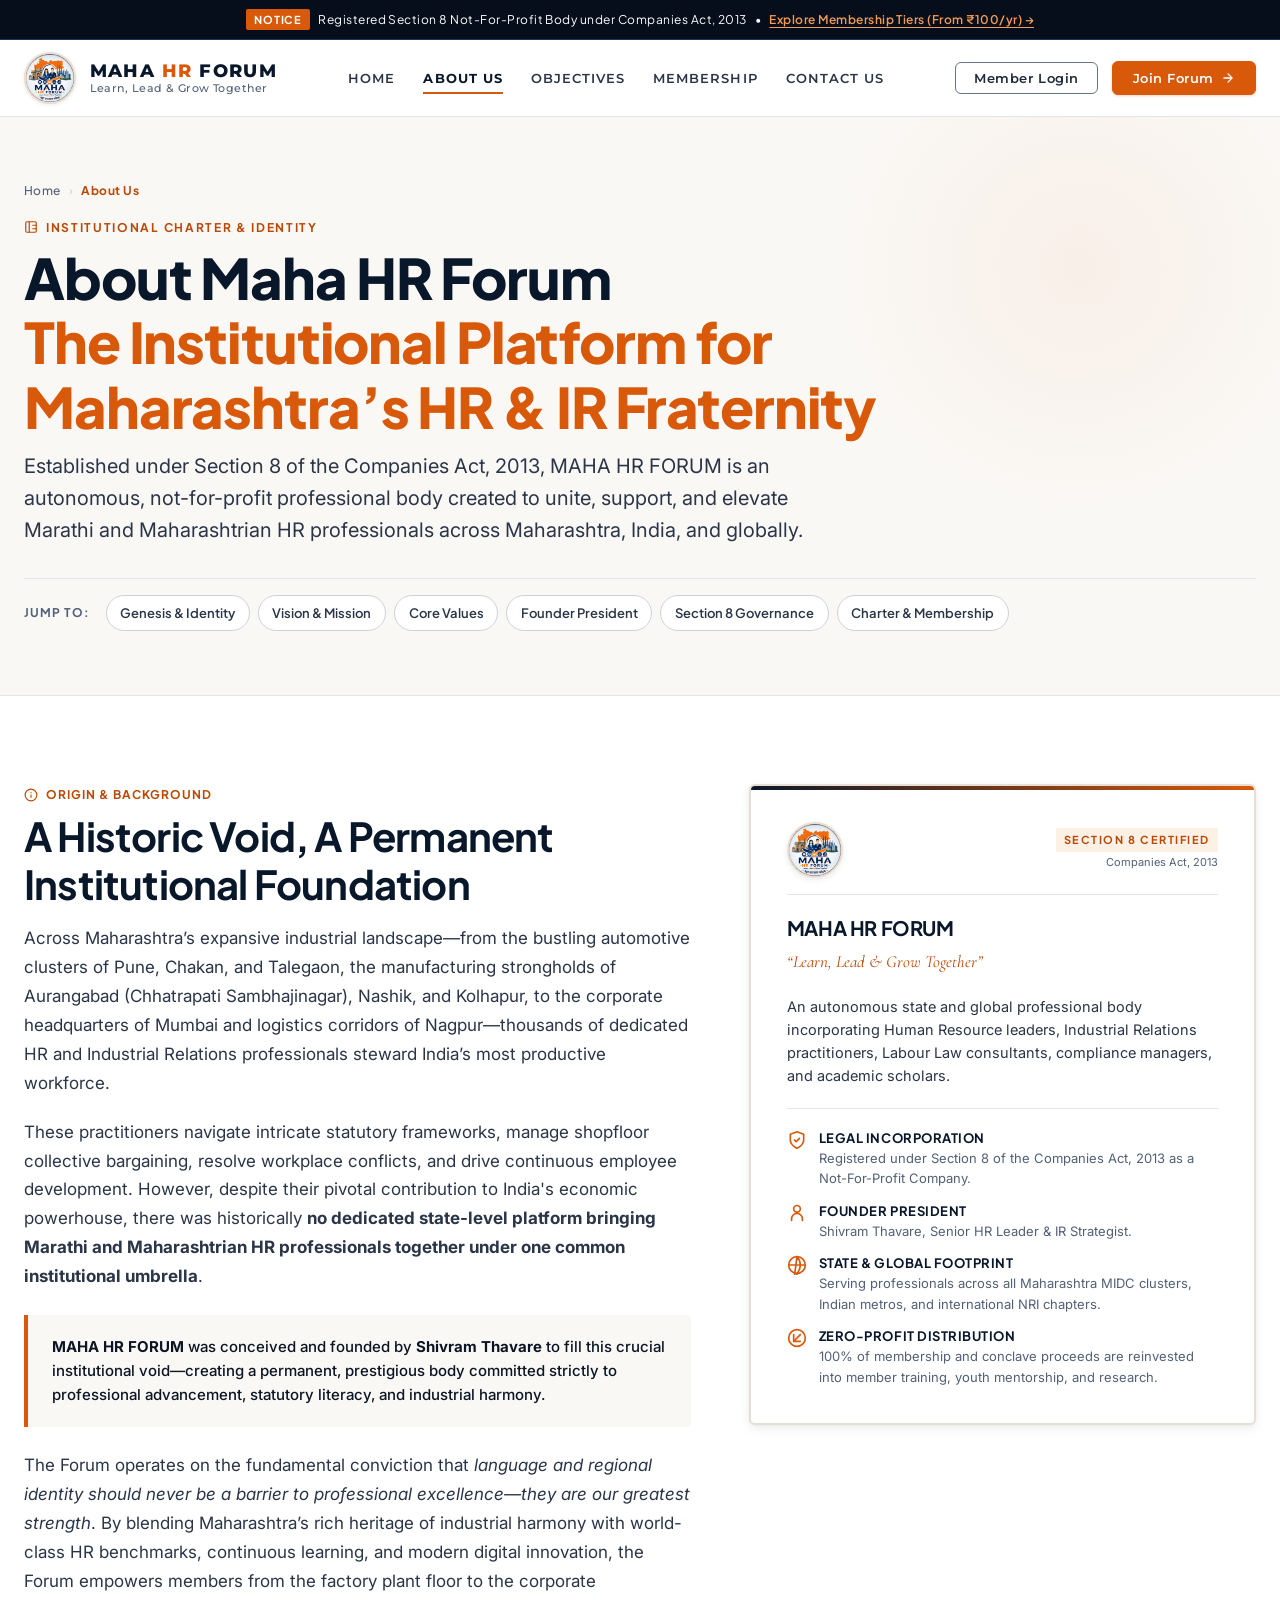
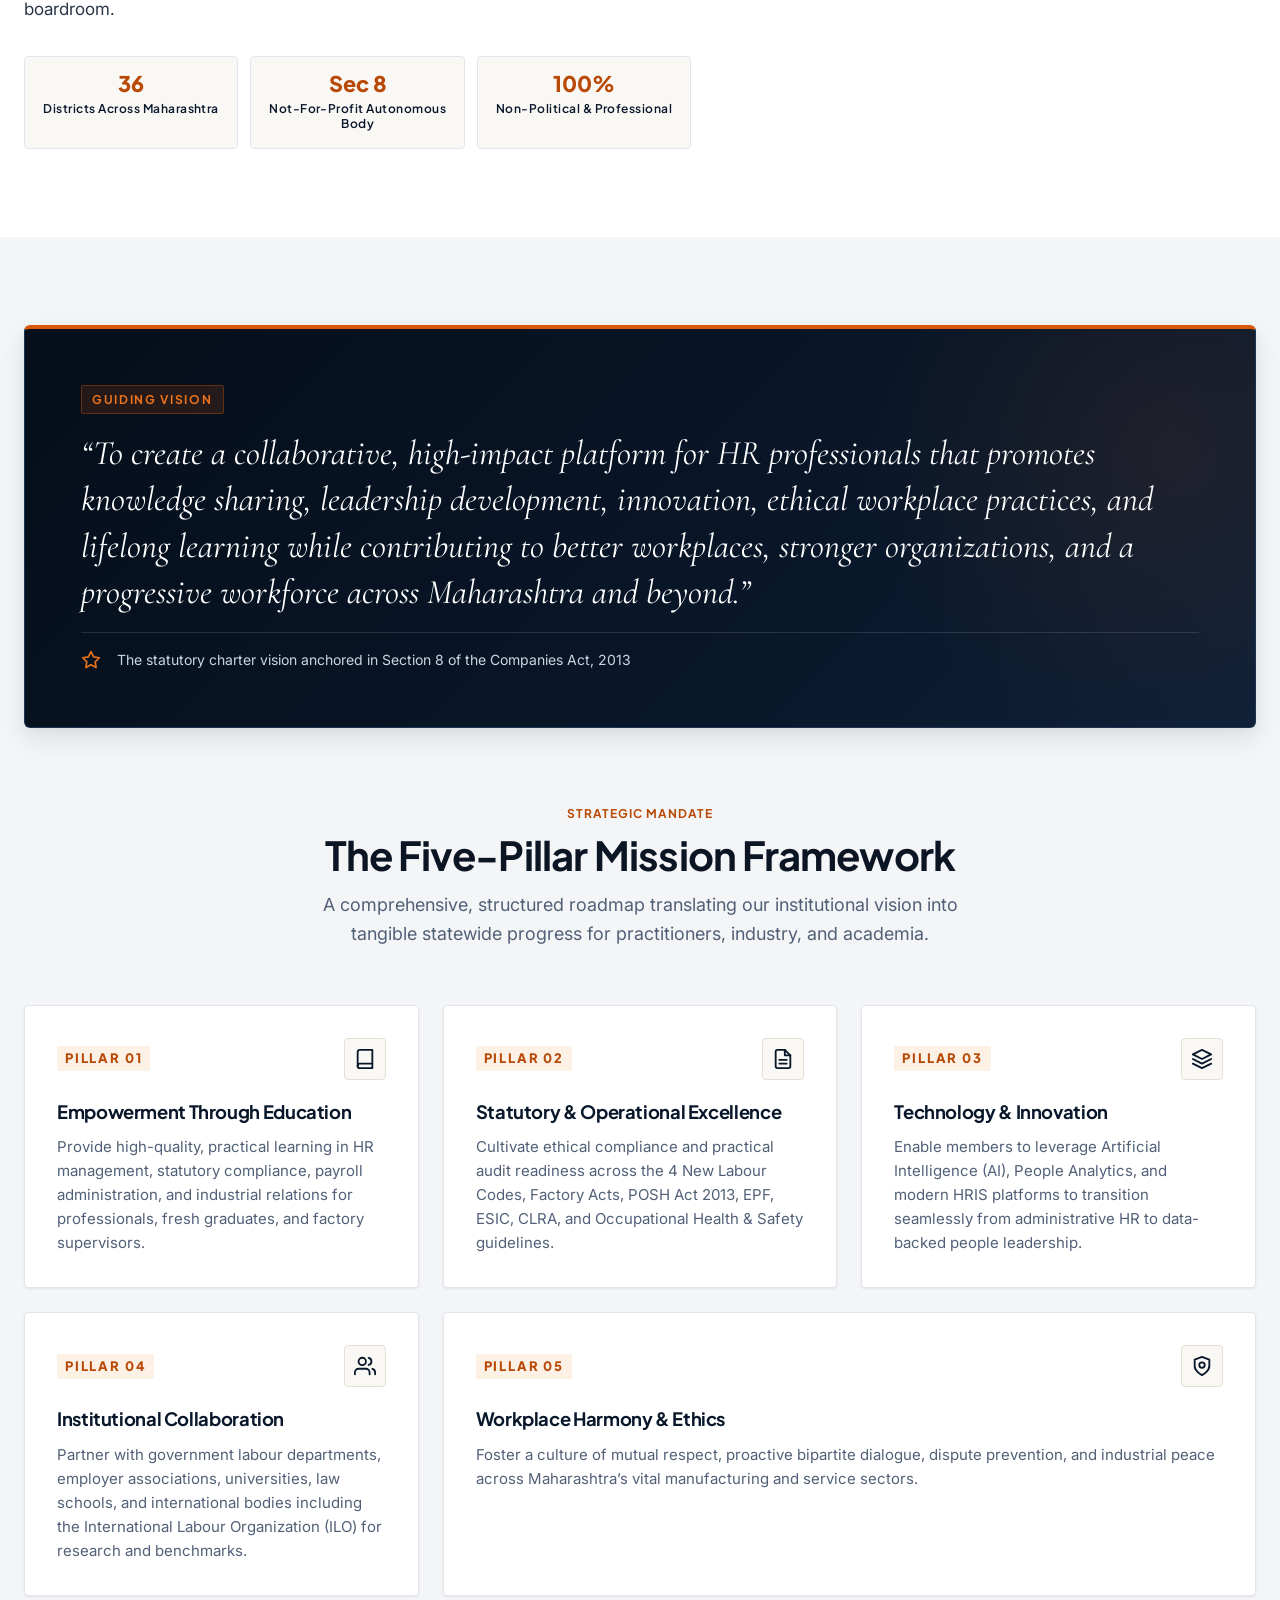
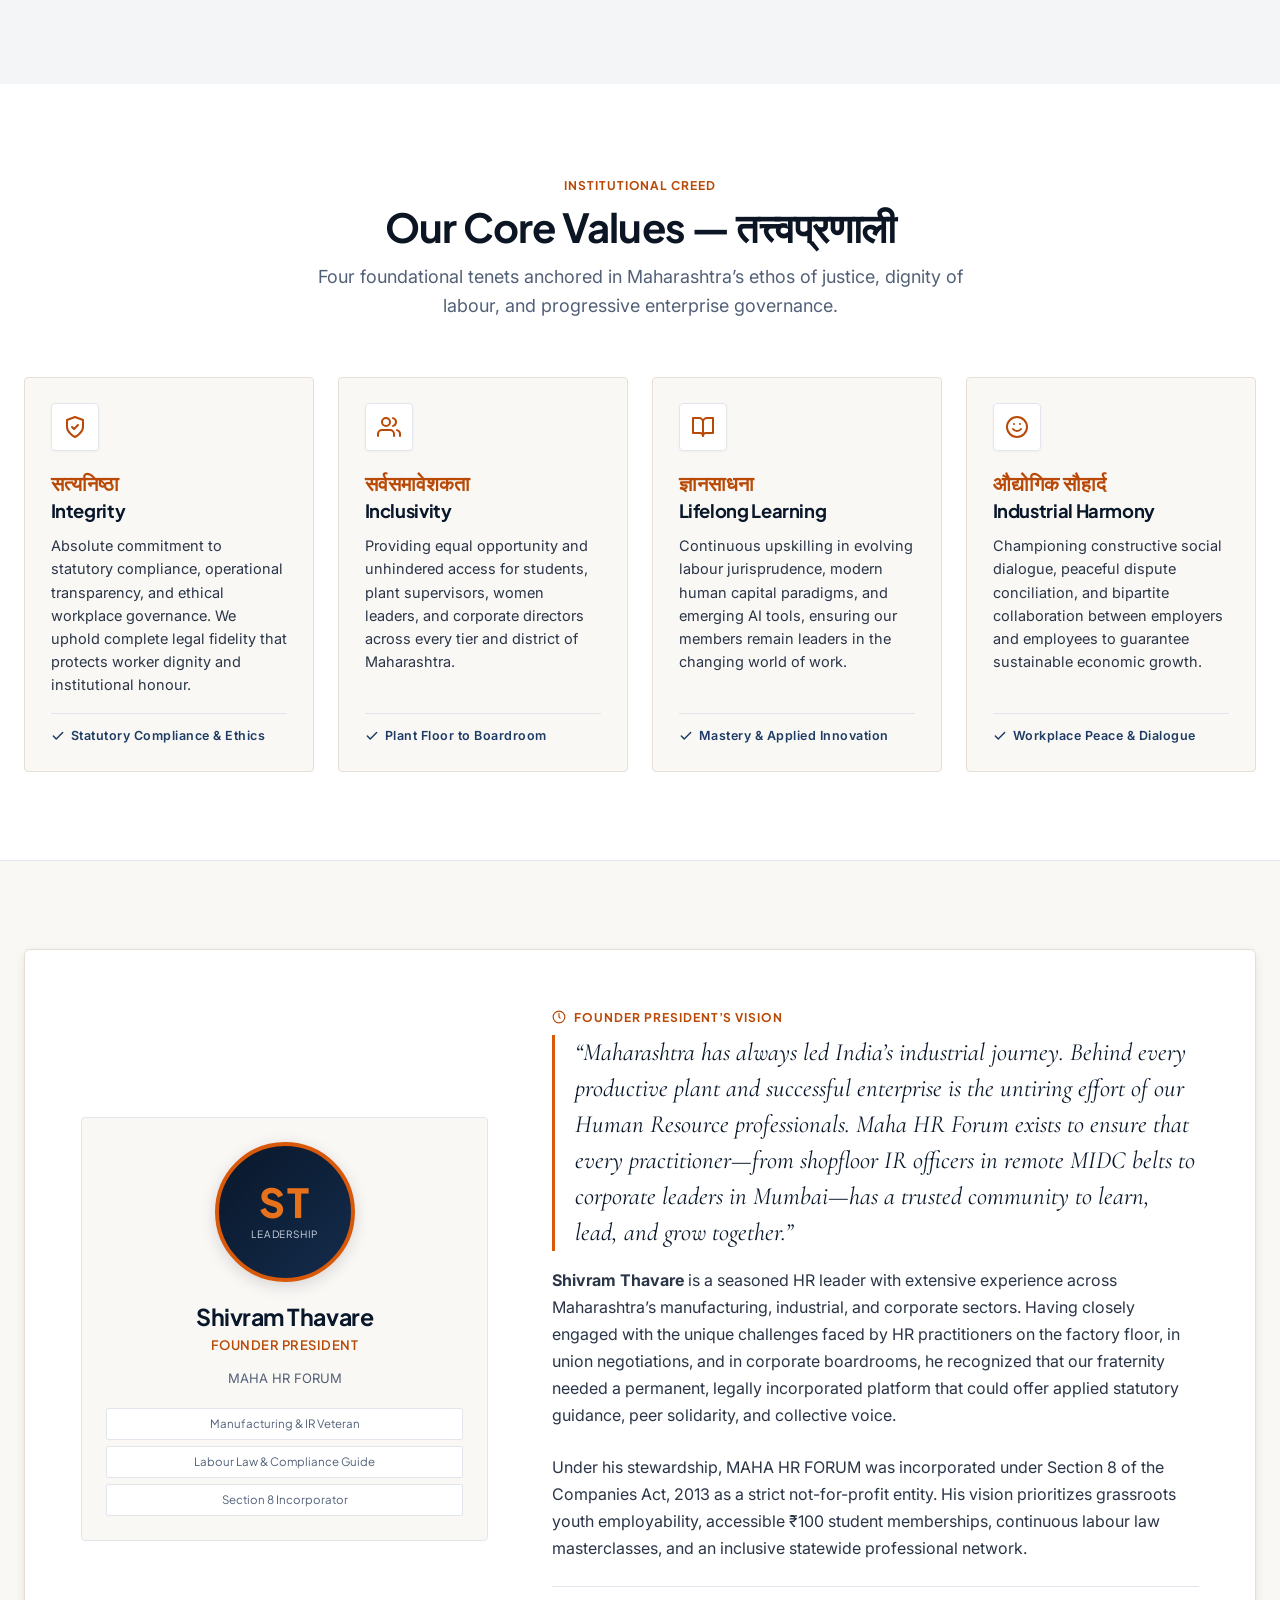
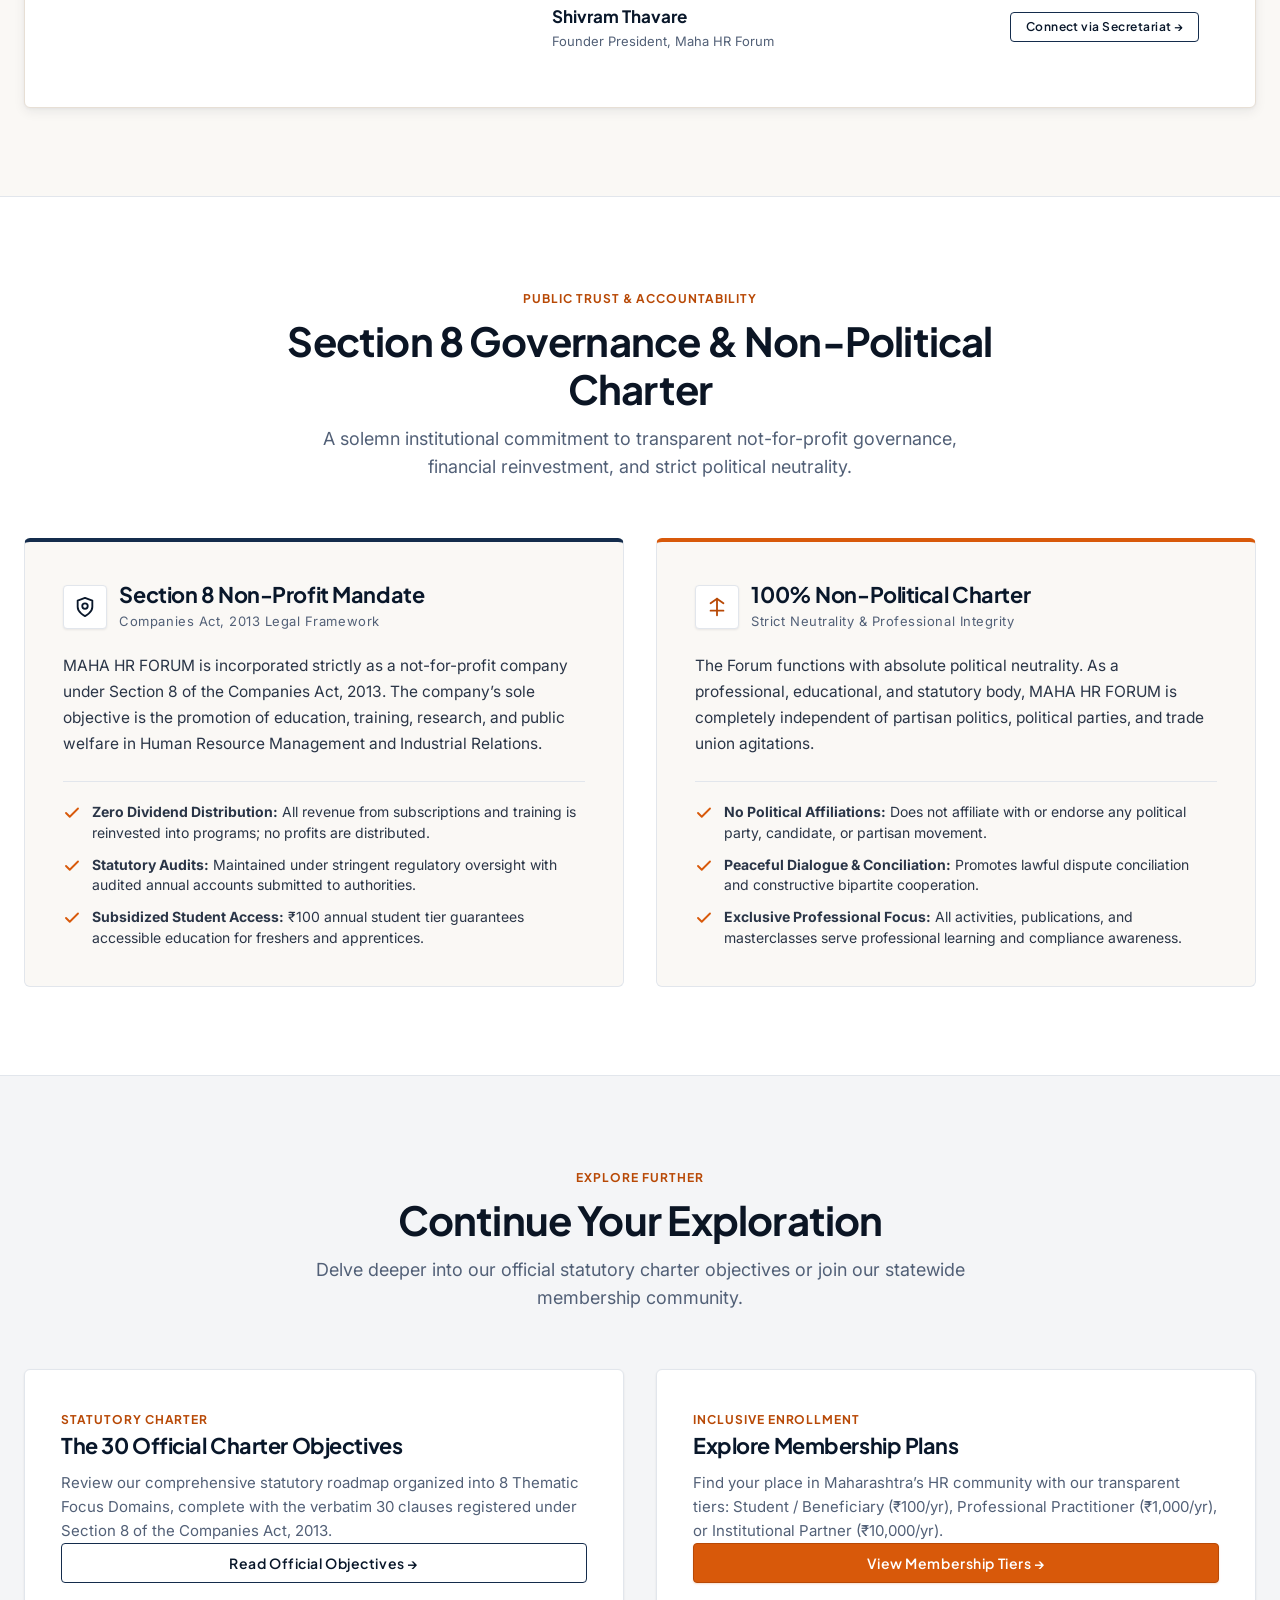
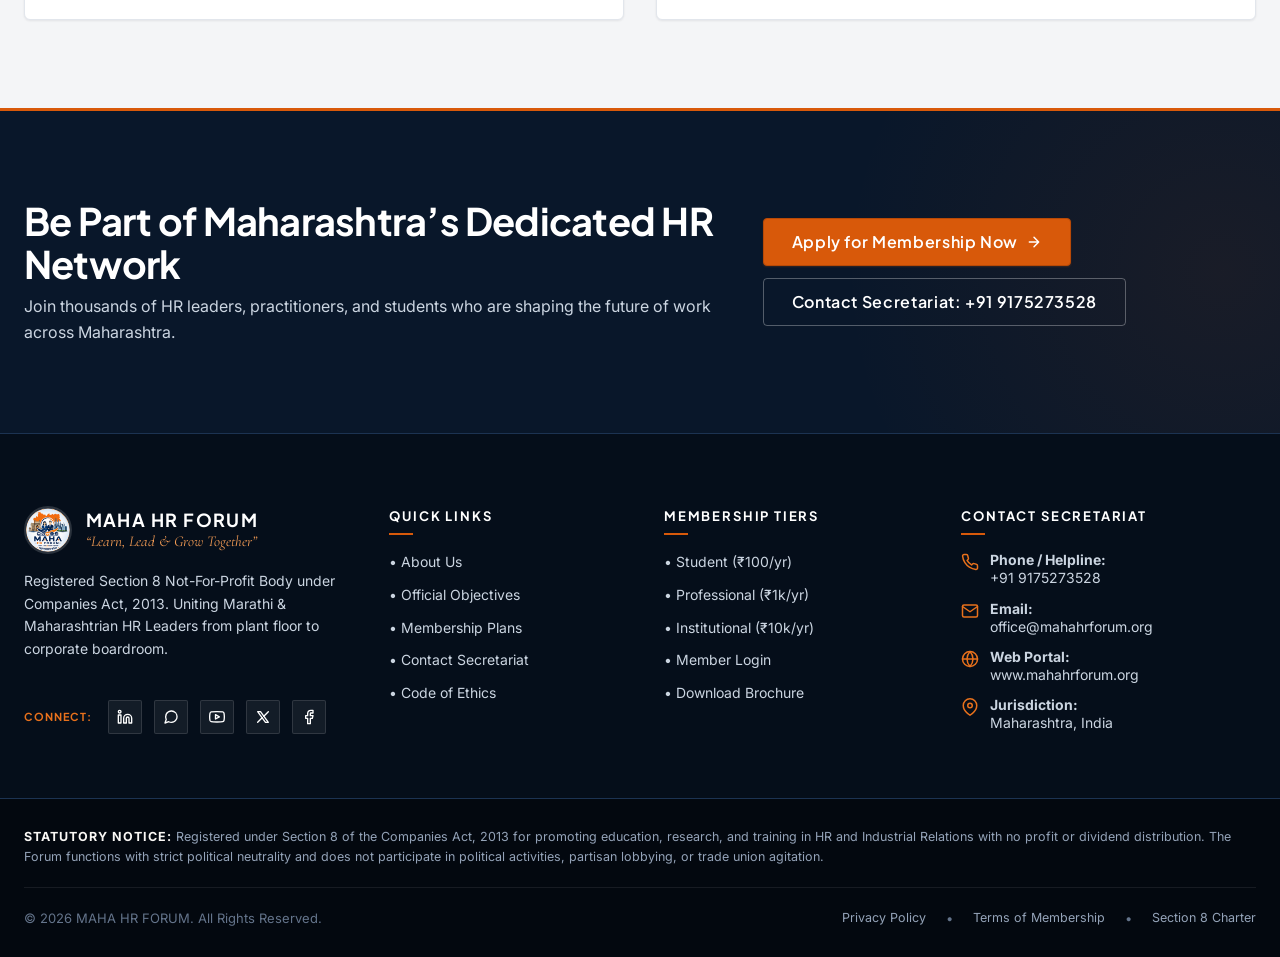
<file: about.html>
<!DOCTYPE html>
<html lang="en">
<head>
  <meta charset="UTF-8">
  <meta name="viewport" content="width=device-width, initial-scale=1.0">
  
  <!-- SEO & Canonical Metadata -->
  <title>About Us | Maha HR Forum | Vision, Mission &amp; Leadership</title>
  <meta name="description" content="Discover Maha HR Forum’s genesis, vision, mission, and Section 8 non-profit governance under the leadership of Founder President Shivram Thavare.">
  <meta name="keywords" content="Maha HR Forum, About Maha HR Forum, Shivram Thavare, Maharashtra HR leadership, Section 8 non-profit, Labour laws, Industrial Relations, Pune, Mumbai, MIDC HR forum">
  <meta name="author" content="MAHA HR FORUM">
  <link rel="canonical" href="https://www.mahahrforum.org/about.html">

  <!-- Open Graph / Social Media Metadata -->
  <meta property="og:type" content="article">
  <meta property="og:title" content="About Us | Maha HR Forum | Vision, Mission &amp; Leadership">
  <meta property="og:description" content="Discover Maha HR Forum’s genesis, vision, mission, and Section 8 non-profit governance under the leadership of Founder President Shivram Thavare.">
  <meta property="og:url" content="https://www.mahahrforum.org/about.html">
  <meta property="og:image" content="assets/logo/Logo.jpeg">
  <meta property="og:site_name" content="MAHA HR FORUM">

  <!-- Twitter Metadata -->
  <meta name="twitter:card" content="summary_large_image">
  <meta name="twitter:title" content="About Us | Maha HR Forum | Vision, Mission &amp; Leadership">
  <meta name="twitter:description" content="Discover Maha HR Forum’s genesis, vision, mission, and Section 8 non-profit governance under the leadership of Founder President Shivram Thavare.">
  <meta name="twitter:image" content="assets/logo/Logo.jpeg">

  <!-- Favicon -->
  <link rel="icon" type="image/jpeg" href="assets/logo/Logo.jpeg">

  <!-- Stylesheets -->
  <link rel="stylesheet" href="css/variables.css">
  <link rel="stylesheet" href="css/base.css">
  <link rel="stylesheet" href="css/components.css">
  <link rel="stylesheet" href="css/header-footer.css">
  <link rel="stylesheet" href="css/about.css">

  <!-- Structured Data / JSON-LD -->
  <script type="application/ld+json">
  {
    "@context": "https://schema.org",
    "@type": "AboutPage",
    "name": "About Maha HR Forum",
    "url": "https://www.mahahrforum.org/about.html",
    "description": "Discover Maha HR Forum’s genesis, vision, mission, and Section 8 non-profit governance under the leadership of Founder President Shivram Thavare.",
    "mainEntity": {
      "@type": "NGO",
      "name": "MAHA HR FORUM",
      "alternateName": "महा एचआर फोरम",
      "legalName": "MAHA HR FORUM (Section 8 Not-For-Profit Company)",
      "founder": {
        "@type": "Person",
        "name": "Shivram Thavare",
        "jobTitle": "Founder President"
      },
      "slogan": "Learn, Lead & Grow Together",
      "nonprofitStatus": "Nonprofit501c3"
    }
  }
  </script>
</head>
<body>

  <!-- =========================================================================
       1. GLOBAL ANNOUNCEMENT BAR
       ========================================================================= -->
  <div class="announcement-bar">
    <div class="container announcement-bar__inner">
      <span class="announcement-bar__badge">Notice</span>
      <span>Registered Section 8 Not-For-Profit Body under Companies Act, 2013</span>
      <span aria-hidden="true">&bull;</span>
      <a href="membership.html" class="announcement-bar__link">
        Explore Membership Tiers (From &#8377;100/yr) &rarr;
      </a>
    </div>
  </div>

  <!-- =========================================================================
       2. GLOBAL HEADER & NAVIGATION
       ========================================================================= -->
  <header class="site-header" id="site-header">
    <div class="container site-header__container">
      <!-- Official Emblem Branding -->
      <a href="index.html" class="site-brand" aria-label="MAHA HR FORUM Home">
        <img 
          src="assets/logo/Logo.jpeg" 
          alt="Maha HR Forum Emblem" 
          class="site-brand__logo"
          width="48"
          height="48"
        >
        <div class="site-brand__text">
          <span class="site-brand__title">MAHA <span>HR</span> FORUM</span>
          <span class="site-brand__tagline">Learn, Lead &amp; Grow Together</span>
        </div>
      </a>

      <!-- Desktop Primary Navigation -->
      <nav class="site-nav" aria-label="Primary Navigation">
        <ul class="site-nav__list">
          <li><a href="index.html" class="site-nav__link">Home</a></li>
          <li><a href="about.html" class="site-nav__link active" aria-current="page">About Us</a></li>
          <li><a href="objectives.html" class="site-nav__link">Objectives</a></li>
          <li><a href="membership.html" class="site-nav__link">Membership</a></li>
          <li><a href="contact.html" class="site-nav__link">Contact Us</a></li>
        </ul>
      </nav>

      <!-- Action Buttons -->
      <div class="site-header__actions">
        <a href="membership.html#login" class="btn btn-header-login" id="btn-header-login">
          Member Login
        </a>
        <a href="membership.html" class="btn btn-header-join" id="btn-header-join">
          Join Forum
          <svg width="14" height="14" viewBox="0 0 24 24" fill="none" stroke="currentColor" stroke-width="2.2" stroke-linecap="round" stroke-linejoin="round" aria-hidden="true"><path d="M5 12h14M12 5l7 7-7 7"/></svg>
        </a>

        <!-- Mobile Navigation Toggle -->
        <button 
          type="button" 
          class="mobile-toggle" 
          aria-label="Toggle navigation menu" 
          aria-expanded="false" 
          aria-controls="mobile-drawer"
        >
          <svg viewBox="0 0 24 24" fill="none" stroke="currentColor" stroke-width="2" stroke-linecap="round" stroke-linejoin="round"><line x1="3" y1="12" x2="21" y2="12"></line><line x1="3" y1="6" x2="21" y2="6"></line><line x1="3" y1="18" x2="21" y2="18"></line></svg>
        </button>
      </div>
    </div>
  </header>

  <!-- Mobile Drawer Menu -->
  <div class="mobile-drawer" id="mobile-drawer" role="dialog" aria-modal="true" aria-label="Mobile Navigation">
    <div class="mobile-drawer__panel">
      <div class="mobile-drawer__header">
        <span class="site-brand__title">MAHA <span>HR</span> FORUM</span>
        <button type="button" class="mobile-drawer__close" aria-label="Close menu">&times;</button>
      </div>
      <nav class="mobile-drawer__nav">
        <a href="index.html" class="mobile-drawer__link">
          Home <span>&rarr;</span>
        </a>
        <a href="about.html" class="mobile-drawer__link active" aria-current="page">
          About Us <span>&rarr;</span>
        </a>
        <a href="objectives.html" class="mobile-drawer__link">
          Objectives <span>&rarr;</span>
        </a>
        <a href="membership.html" class="mobile-drawer__link">
          Membership <span>&rarr;</span>
        </a>
        <a href="contact.html" class="mobile-drawer__link">
          Contact Us <span>&rarr;</span>
        </a>
      </nav>
      <div class="mobile-drawer__actions">
        <a href="membership.html" class="btn btn-primary btn-block">
          Join the Forum
        </a>
        <a href="membership.html#login" class="btn btn-secondary btn-block">
          Member Login
        </a>
        <p class="mobile-drawer__contact-note">
          Helpline: <strong>+91 9175273528</strong><br>
          office@mahahrforum.org
        </p>
      </div>
    </div>
  </div>

  <main id="main-content">
    <!-- =========================================================================
         3. ABOUT HERO SECTION & BREADCRUMB
         ========================================================================= -->
    <section class="about-hero" aria-labelledby="about-hero-title">
      <div class="container about-hero__container">
        <!-- Breadcrumb Navigation -->
        <nav class="about-breadcrumb" aria-label="Breadcrumb">
          <a href="index.html">Home</a>
          <span class="about-breadcrumb__sep" aria-hidden="true">&rsaquo;</span>
          <span class="about-breadcrumb__current" aria-current="page">About Us</span>
        </nav>

        <!-- Eyebrow Badge -->
        <div class="about-hero__eyebrow">
          <svg width="14" height="14" viewBox="0 0 24 24" fill="none" stroke="currentColor" stroke-width="2" stroke-linecap="round" stroke-linejoin="round" aria-hidden="true"><rect x="3" y="3" width="18" height="18" rx="2"/><path d="M9 3v18"/><path d="M15 9h6"/><path d="M15 15h6"/></svg>
          <span>Institutional Charter &amp; Identity</span>
        </div>

        <!-- Main H1 Headline -->
        <h1 class="about-hero__title" id="about-hero-title">
          About Maha HR Forum
          <span class="about-hero__title-accent">The Institutional Platform for Maharashtra’s HR &amp; IR Fraternity</span>
        </h1>

        <!-- Lead Paragraph -->
        <p class="about-hero__lead">
          Established under Section 8 of the Companies Act, 2013, MAHA HR FORUM is an autonomous, not-for-profit professional body created to unite, support, and elevate Marathi and Maharashtrian HR professionals across Maharashtra, India, and globally.
        </p>

        <!-- Quick Jump Navigation -->
        <div class="about-quicknav" aria-label="In-page Navigation">
          <span class="about-quicknav__label">Jump To:</span>
          <a href="#genesis" class="about-quicknav__link">Genesis &amp; Identity</a>
          <a href="#vision-mission" class="about-quicknav__link">Vision &amp; Mission</a>
          <a href="#values" class="about-quicknav__link">Core Values</a>
          <a href="#leadership" class="about-quicknav__link">Founder President</a>
          <a href="#governance" class="about-quicknav__link">Section 8 Governance</a>
          <a href="#pathways" class="about-quicknav__link">Charter &amp; Membership</a>
        </div>
      </div>
    </section>

    <!-- =========================================================================
         4. SECTION 1: GENESIS & INSTITUTIONAL IDENTITY
         ========================================================================= -->
    <section class="section-py about-genesis" id="genesis" aria-labelledby="genesis-heading">
      <div class="container">
        <div class="genesis-grid">
          <!-- Left Column: Detailed Narrative -->
          <div class="genesis-content">
            <span class="section-eyebrow">
              <svg width="14" height="14" viewBox="0 0 24 24" fill="none" stroke="currentColor" stroke-width="2" stroke-linecap="round" stroke-linejoin="round" aria-hidden="true"><circle cx="12" cy="12" r="10"/><line x1="12" y1="16" x2="12" y2="12"/><line x1="12" y1="8" x2="12.01" y2="8"/></svg>
              Origin &amp; Background
            </span>
            <h2 class="genesis-title" id="genesis-heading">
              A Historic Void, A Permanent Institutional Foundation
            </h2>

            <div class="genesis-narrative">
              <p>
                Across Maharashtra’s expansive industrial landscape—from the bustling automotive clusters of Pune, Chakan, and Talegaon, the manufacturing strongholds of Aurangabad (Chhatrapati Sambhajinagar), Nashik, and Kolhapur, to the corporate headquarters of Mumbai and logistics corridors of Nagpur—thousands of dedicated HR and Industrial Relations professionals steward India’s most productive workforce.
              </p>
              <p>
                These practitioners navigate intricate statutory frameworks, manage shopfloor collective bargaining, resolve workplace conflicts, and drive continuous employee development. However, despite their pivotal contribution to India's economic powerhouse, there was historically <strong>no dedicated state-level platform bringing Marathi and Maharashtrian HR professionals together under one common institutional umbrella</strong>.
              </p>

              <div class="genesis-highlight-box">
                <p>
                  <strong>MAHA HR FORUM</strong> was conceived and founded by <strong>Shivram Thavare</strong> to fill this crucial institutional void—creating a permanent, prestigious body committed strictly to professional advancement, statutory literacy, and industrial harmony.
                </p>
              </div>

              <p>
                The Forum operates on the fundamental conviction that <em>language and regional identity should never be a barrier to professional excellence—they are our greatest strength</em>. By blending Maharashtra’s rich heritage of industrial harmony with world-class HR benchmarks, continuous learning, and modern digital innovation, the Forum empowers members from the factory plant floor to the corporate boardroom.
              </p>
            </div>

            <!-- Micro Metrics Row -->
            <div class="genesis-highlights-row" aria-label="Statewide Reach Highlights">
              <div class="genesis-highlight-item">
                <div class="genesis-highlight-item__num">36</div>
                <div class="genesis-highlight-item__text">Districts Across Maharashtra</div>
              </div>
              <div class="genesis-highlight-item">
                <div class="genesis-highlight-item__num">Sec 8</div>
                <div class="genesis-highlight-item__text">Not-For-Profit Autonomous Body</div>
              </div>
              <div class="genesis-highlight-item">
                <div class="genesis-highlight-item__num">100%</div>
                <div class="genesis-highlight-item__text">Non-Political &amp; Professional</div>
              </div>
            </div>
          </div>

          <!-- Right Column: Institutional Identity Certificate Card -->
          <div class="genesis-cert-card" aria-label="Maha HR Forum Legal Credential">
            <div class="cert-badge-wrap">
              <img 
                src="assets/logo/Logo.jpeg" 
                alt="Maha HR Forum Official Emblem" 
                class="cert-emblem"
                width="56"
                height="56"
              >
              <div class="cert-seal">
                <span class="cert-seal__tag">Section 8 Certified</span>
                <span class="cert-seal__sub">Companies Act, 2013</span>
              </div>
            </div>

            <h3 class="cert-title">MAHA HR FORUM</h3>
            <span class="cert-tagline">“Learn, Lead &amp; Grow Together”</span>
            <p style="font-size: 0.90625rem; line-height: 1.6; color: var(--color-text-body); margin-bottom: 0;">
              An autonomous state and global professional body incorporating Human Resource leaders, Industrial Relations practitioners, Labour Law consultants, compliance managers, and academic scholars.
            </p>

            <div class="cert-specs-list">
              <div class="cert-spec-item">
                <svg class="cert-spec-icon" viewBox="0 0 24 24" fill="none" stroke="currentColor" stroke-width="2" stroke-linecap="round" stroke-linejoin="round" aria-hidden="true"><path d="M12 22s8-4 8-10V5l-8-3-8 3v7c0 6 8 10 8 10z"/><polyline points="9 12 11 14 15 10"/></svg>
                <div class="cert-spec-content">
                  <strong>Legal Incorporation</strong>
                  <span>Registered under Section 8 of the Companies Act, 2013 as a Not-For-Profit Company.</span>
                </div>
              </div>

              <div class="cert-spec-item">
                <svg class="cert-spec-icon" viewBox="0 0 24 24" fill="none" stroke="currentColor" stroke-width="2" stroke-linecap="round" stroke-linejoin="round" aria-hidden="true"><circle cx="12" cy="7" r="4"/><path d="M5.5 21v-2a6.5 6.5 0 0 1 13 0v2"/></svg>
                <div class="cert-spec-content">
                  <strong>Founder President</strong>
                  <span>Shivram Thavare, Senior HR Leader &amp; IR Strategist.</span>
                </div>
              </div>

              <div class="cert-spec-item">
                <svg class="cert-spec-icon" viewBox="0 0 24 24" fill="none" stroke="currentColor" stroke-width="2" stroke-linecap="round" stroke-linejoin="round" aria-hidden="true"><circle cx="12" cy="12" r="10"/><line x1="2" y1="12" x2="22" y2="12"/><path d="M12 2a15.3 15.3 0 0 1 4 10 15.3 15.3 0 0 1-4 10 15.3 15.3 0 0 1-4 10z"/></svg>
                <div class="cert-spec-content">
                  <strong>State &amp; Global Footprint</strong>
                  <span>Serving professionals across all Maharashtra MIDC clusters, Indian metros, and international NRI chapters.</span>
                </div>
              </div>

              <div class="cert-spec-item">
                <svg class="cert-spec-icon" viewBox="0 0 24 24" fill="none" stroke="currentColor" stroke-width="2" stroke-linecap="round" stroke-linejoin="round" aria-hidden="true"><circle cx="12" cy="12" r="10"/><path d="M16 8l-8 8"/><path d="M8 8v8h8"/></svg>
                <div class="cert-spec-content">
                  <strong>Zero-Profit Distribution</strong>
                  <span>100% of membership and conclave proceeds are reinvested into member training, youth mentorship, and research.</span>
                </div>
              </div>
            </div>
          </div>
        </div>
      </div>
    </section>

    <!-- =========================================================================
         5. SECTION 2: VISION & 5-PILLAR MISSION FRAMEWORK
         ========================================================================= -->
    <section class="section-py about-vision-mission" id="vision-mission" aria-labelledby="vision-heading">
      <div class="container">
        <!-- High-Impact Vision Spotlight Banner -->
        <div class="vision-banner" aria-label="Our Vision Statement">
          <div class="vision-banner__header">
            <span class="vision-banner__badge">Guiding Vision</span>
          </div>
          <blockquote class="vision-banner__quote" id="vision-heading">
            “To create a collaborative, high-impact platform for HR professionals that promotes knowledge sharing, leadership development, innovation, ethical workplace practices, and lifelong learning while contributing to better workplaces, stronger organizations, and a progressive workforce across Maharashtra and beyond.”
          </blockquote>
          <div class="vision-banner__footer">
            <svg width="20" height="20" viewBox="0 0 24 24" fill="none" stroke="currentColor" stroke-width="2" stroke-linecap="round" stroke-linejoin="round" aria-hidden="true"><polygon points="12 2 15.09 8.26 22 9.27 17 14.14 18.18 21.02 12 17.77 5.82 21.02 7 14.14 2 9.27 8.91 8.26 12 2"/></svg>
            <span>The statutory charter vision anchored in Section 8 of the Companies Act, 2013</span>
          </div>
        </div>

        <!-- Section Header for Mission Pillars -->
        <div class="section-header section-header--centered">
          <span class="section-eyebrow">Strategic Mandate</span>
          <h2 class="section-title">The Five-Pillar Mission Framework</h2>
          <p class="section-desc">
            A comprehensive, structured roadmap translating our institutional vision into tangible statewide progress for practitioners, industry, and academia.
          </p>
        </div>

        <!-- 5 Mission Framework Cards -->
        <div class="mission-grid">
          <!-- Pillar 1 -->
          <article class="mission-card">
            <div class="mission-card__top">
              <span class="mission-card__num">PILLAR 01</span>
              <div class="mission-card__icon" aria-hidden="true">
                <svg width="22" height="22" viewBox="0 0 24 24" fill="none" stroke="currentColor" stroke-width="2" stroke-linecap="round" stroke-linejoin="round"><path d="M4 19.5A2.5 2.5 0 0 1 6.5 17H20"/><path d="M6.5 2H20v20H6.5A2.5 2.5 0 0 1 4 19.5v-15A2.5 2.5 0 0 1 6.5 2z"/></svg>
              </div>
            </div>
            <h3 class="mission-card__title">Empowerment Through Education</h3>
            <p class="mission-card__desc">
              Provide high-quality, practical learning in HR management, statutory compliance, payroll administration, and industrial relations for professionals, fresh graduates, and factory supervisors.
            </p>
          </article>

          <!-- Pillar 2 -->
          <article class="mission-card">
            <div class="mission-card__top">
              <span class="mission-card__num">PILLAR 02</span>
              <div class="mission-card__icon" aria-hidden="true">
                <svg width="22" height="22" viewBox="0 0 24 24" fill="none" stroke="currentColor" stroke-width="2" stroke-linecap="round" stroke-linejoin="round"><path d="M14 2H6a2 2 0 0 0-2 2v16a2 2 0 0 0 2 2h12a2 2 0 0 0 2-2V8z"/><polyline points="14 2 14 8 20 8"/><line x1="16" y1="13" x2="8" y2="13"/><line x1="16" y1="17" x2="8" y2="17"/></svg>
              </div>
            </div>
            <h3 class="mission-card__title">Statutory &amp; Operational Excellence</h3>
            <p class="mission-card__desc">
              Cultivate ethical compliance and practical audit readiness across the 4 New Labour Codes, Factory Acts, POSH Act 2013, EPF, ESIC, CLRA, and Occupational Health &amp; Safety guidelines.
            </p>
          </article>

          <!-- Pillar 3 -->
          <article class="mission-card">
            <div class="mission-card__top">
              <span class="mission-card__num">PILLAR 03</span>
              <div class="mission-card__icon" aria-hidden="true">
                <svg width="22" height="22" viewBox="0 0 24 24" fill="none" stroke="currentColor" stroke-width="2" stroke-linecap="round" stroke-linejoin="round"><polygon points="12 2 2 7 12 12 22 7 12 2"/><polyline points="2 17 12 22 22 17"/><polyline points="2 12 12 17 22 12"/></svg>
              </div>
            </div>
            <h3 class="mission-card__title">Technology &amp; Innovation</h3>
            <p class="mission-card__desc">
              Enable members to leverage Artificial Intelligence (AI), People Analytics, and modern HRIS platforms to transition seamlessly from administrative HR to data-backed people leadership.
            </p>
          </article>

          <!-- Pillar 4 -->
          <article class="mission-card">
            <div class="mission-card__top">
              <span class="mission-card__num">PILLAR 04</span>
              <div class="mission-card__icon" aria-hidden="true">
                <svg width="22" height="22" viewBox="0 0 24 24" fill="none" stroke="currentColor" stroke-width="2" stroke-linecap="round" stroke-linejoin="round"><path d="M17 21v-2a4 4 0 0 0-4-4H5a4 4 0 0 0-4 4v2"/><circle cx="9" cy="7" r="4"/><path d="M23 21v-2a4 4 0 0 0-3-3.87"/><path d="M16 3.13a4 4 0 0 1 0 7.75"/></svg>
              </div>
            </div>
            <h3 class="mission-card__title">Institutional Collaboration</h3>
            <p class="mission-card__desc">
              Partner with government labour departments, employer associations, universities, law schools, and international bodies including the International Labour Organization (ILO) for research and benchmarks.
            </p>
          </article>

          <!-- Pillar 5 -->
          <article class="mission-card">
            <div class="mission-card__top">
              <span class="mission-card__num">PILLAR 05</span>
              <div class="mission-card__icon" aria-hidden="true">
                <svg width="22" height="22" viewBox="0 0 24 24" fill="none" stroke="currentColor" stroke-width="2" stroke-linecap="round" stroke-linejoin="round"><path d="M12 22s8-4 8-10V5l-8-3-8 3v7c0 6 8 10 8 10z"/><circle cx="12" cy="11" r="3"/></svg>
              </div>
            </div>
            <h3 class="mission-card__title">Workplace Harmony &amp; Ethics</h3>
            <p class="mission-card__desc">
              Foster a culture of mutual respect, proactive bipartite dialogue, dispute prevention, and industrial peace across Maharashtra’s vital manufacturing and service sectors.
            </p>
          </article>
        </div>
      </div>
    </section>

    <!-- =========================================================================
         6. SECTION 3: CORE VALUES / तत्त्वप्रणाली (BILINGUAL)
         ========================================================================= -->
    <section class="section-py about-values" id="values" aria-labelledby="values-heading">
      <span id="ethics" style="display:block; position:relative; top:-80px; visibility:hidden;"></span>
      <div class="container">
        <div class="section-header section-header--centered">
          <span class="section-eyebrow">Institutional Creed</span>
          <h2 class="section-title" id="values-heading">Our Core Values &mdash; तत्त्वप्रणाली</h2>
          <p class="section-desc">
            Four foundational tenets anchored in Maharashtra’s ethos of justice, dignity of labour, and progressive enterprise governance.
          </p>
        </div>

        <div class="values-grid">
          <!-- Value 1: Integrity / सत्यनिष्ठा -->
          <article class="value-card">
            <div class="value-card__icon-wrap" aria-hidden="true">
              <svg width="24" height="24" viewBox="0 0 24 24" fill="none" stroke="currentColor" stroke-width="2" stroke-linecap="round" stroke-linejoin="round"><path d="M12 22s8-4 8-10V5l-8-3-8 3v7c0 6 8 10 8 10z"/><polyline points="9 12 11 14 15 10"/></svg>
            </div>
            <div class="value-card__devanagari">सत्यनिष्ठा</div>
            <h3 class="value-card__title">Integrity</h3>
            <p class="value-card__desc">
              Absolute commitment to statutory compliance, operational transparency, and ethical workplace governance. We uphold complete legal fidelity that protects worker dignity and institutional honour.
            </p>
            <div class="value-card__creed">
              <svg width="14" height="14" viewBox="0 0 24 24" fill="none" stroke="currentColor" stroke-width="2.5" stroke-linecap="round" stroke-linejoin="round" aria-hidden="true"><polyline points="20 6 9 17 4 12"/></svg>
              <span>Statutory Compliance &amp; Ethics</span>
            </div>
          </article>

          <!-- Value 2: Inclusivity / सर्वसमावेशकता -->
          <article class="value-card">
            <div class="value-card__icon-wrap" aria-hidden="true">
              <svg width="24" height="24" viewBox="0 0 24 24" fill="none" stroke="currentColor" stroke-width="2" stroke-linecap="round" stroke-linejoin="round"><path d="M17 21v-2a4 4 0 0 0-4-4H5a4 4 0 0 0-4 4v2"/><circle cx="9" cy="7" r="4"/><path d="M23 21v-2a4 4 0 0 0-3-3.87"/><path d="M16 3.13a4 4 0 0 1 0 7.75"/></svg>
            </div>
            <div class="value-card__devanagari">सर्वसमावेशकता</div>
            <h3 class="value-card__title">Inclusivity</h3>
            <p class="value-card__desc">
              Providing equal opportunity and unhindered access for students, plant supervisors, women leaders, and corporate directors across every tier and district of Maharashtra.
            </p>
            <div class="value-card__creed">
              <svg width="14" height="14" viewBox="0 0 24 24" fill="none" stroke="currentColor" stroke-width="2.5" stroke-linecap="round" stroke-linejoin="round" aria-hidden="true"><polyline points="20 6 9 17 4 12"/></svg>
              <span>Plant Floor to Boardroom</span>
            </div>
          </article>

          <!-- Value 3: Lifelong Learning / ज्ञानसाधना -->
          <article class="value-card">
            <div class="value-card__icon-wrap" aria-hidden="true">
              <svg width="24" height="24" viewBox="0 0 24 24" fill="none" stroke="currentColor" stroke-width="2" stroke-linecap="round" stroke-linejoin="round"><path d="M2 3h6a4 4 0 0 1 4 4v14a3 3 0 0 0-3-3H2z"/><path d="M22 3h-6a4 4 0 0 0-4 4v14a3 3 0 0 1 3-3h7z"/></svg>
            </div>
            <div class="value-card__devanagari">ज्ञानसाधना</div>
            <h3 class="value-card__title">Lifelong Learning</h3>
            <p class="value-card__desc">
              Continuous upskilling in evolving labour jurisprudence, modern human capital paradigms, and emerging AI tools, ensuring our members remain leaders in the changing world of work.
            </p>
            <div class="value-card__creed">
              <svg width="14" height="14" viewBox="0 0 24 24" fill="none" stroke="currentColor" stroke-width="2.5" stroke-linecap="round" stroke-linejoin="round" aria-hidden="true"><polyline points="20 6 9 17 4 12"/></svg>
              <span>Mastery &amp; Applied Innovation</span>
            </div>
          </article>

          <!-- Value 4: Industrial Harmony / औद्योगिक सौहार्द -->
          <article class="value-card">
            <div class="value-card__icon-wrap" aria-hidden="true">
              <svg width="24" height="24" viewBox="0 0 24 24" fill="none" stroke="currentColor" stroke-width="2" stroke-linecap="round" stroke-linejoin="round"><circle cx="12" cy="12" r="10"/><path d="M8 14s1.5 2 4 2 4-2 4-2"/><line x1="9" y1="9" x2="9.01" y2="9"/><line x1="15" y1="9" x2="15.01" y2="9"/></svg>
            </div>
            <div class="value-card__devanagari">औद्योगिक सौहार्द</div>
            <h3 class="value-card__title">Industrial Harmony</h3>
            <p class="value-card__desc">
              Championing constructive social dialogue, peaceful dispute conciliation, and bipartite collaboration between employers and employees to guarantee sustainable economic growth.
            </p>
            <div class="value-card__creed">
              <svg width="14" height="14" viewBox="0 0 24 24" fill="none" stroke="currentColor" stroke-width="2.5" stroke-linecap="round" stroke-linejoin="round" aria-hidden="true"><polyline points="20 6 9 17 4 12"/></svg>
              <span>Workplace Peace &amp; Dialogue</span>
            </div>
          </article>
        </div>
      </div>
    </section>

    <!-- =========================================================================
         7. SECTION 4: FOUNDER PRESIDENT LEADERSHIP PROFILE
         ========================================================================= -->
    <section class="section-py about-leadership" id="leadership" aria-labelledby="leadership-heading">
      <div class="container">
        <div class="leadership-showcase">
          <!-- Left: Institutional Portrait Frame -->
          <div class="leadership-portrait-card">
            <div class="leadership-frame" aria-label="Shivram Thavare Institutional Portrait Emblem">
              <span class="leadership-frame__monogram">ST</span>
              <span class="leadership-frame__tag">Leadership</span>
            </div>
            <h3 class="leadership-name">Shivram Thavare</h3>
            <span class="leadership-title">Founder President</span>
            <span style="font-size: 0.8125rem; color: var(--color-text-muted); margin-bottom: 0.75rem;">MAHA HR FORUM</span>

            <div class="leadership-badge-pills">
              <span class="leadership-pill">Manufacturing &amp; IR Veteran</span>
              <span class="leadership-pill">Labour Law &amp; Compliance Guide</span>
              <span class="leadership-pill">Section 8 Incorporator</span>
            </div>
          </div>

          <!-- Right: Leadership Bio & Perspective -->
          <div class="leadership-bio">
            <span class="section-eyebrow" id="leadership-heading">
              <svg width="14" height="14" viewBox="0 0 24 24" fill="none" stroke="currentColor" stroke-width="2" stroke-linecap="round" stroke-linejoin="round" aria-hidden="true"><circle cx="12" cy="12" r="10"/><polyline points="12 6 12 12 14 14"/></svg>
              Founder President’s Vision
            </span>

            <blockquote class="leadership-quote">
              “Maharashtra has always led India’s industrial journey. Behind every productive plant and successful enterprise is the untiring effort of our Human Resource professionals. Maha HR Forum exists to ensure that every practitioner—from shopfloor IR officers in remote MIDC belts to corporate leaders in Mumbai—has a trusted community to learn, lead, and grow together.”
            </blockquote>

            <p class="leadership-bio-text">
              <strong>Shivram Thavare</strong> is a seasoned HR leader with extensive experience across Maharashtra’s manufacturing, industrial, and corporate sectors. Having closely engaged with the unique challenges faced by HR practitioners on the factory floor, in union negotiations, and in corporate boardrooms, he recognized that our fraternity needed a permanent, legally incorporated platform that could offer applied statutory guidance, peer solidarity, and collective voice.
            </p>
            <p class="leadership-bio-text" style="margin-bottom: 1.5rem;">
              Under his stewardship, MAHA HR FORUM was incorporated under Section 8 of the Companies Act, 2013 as a strict not-for-profit entity. His vision prioritizes grassroots youth employability, accessible ₹100 student memberships, continuous labour law masterclasses, and an inclusive statewide professional network.
            </p>

            <div class="leadership-signature-block">
              <div>
                <div class="leadership-sign-author">Shivram Thavare</div>
                <div class="leadership-sign-role">Founder President, Maha HR Forum</div>
              </div>
              <a href="contact.html" class="btn btn-secondary btn-sm">
                Connect via Secretariat &rarr;
              </a>
            </div>
          </div>
        </div>
      </div>
    </section>

    <!-- =========================================================================
         8. SECTION 5: SECTION 8 GOVERNANCE & PUBLIC NON-POLITICAL CHARTER
         ========================================================================= -->
    <section class="section-py about-governance" id="governance" aria-labelledby="governance-heading">
      <div class="container">
        <div class="section-header section-header--centered">
          <span class="section-eyebrow">Public Trust &amp; Accountability</span>
          <h2 class="section-title" id="governance-heading">Section 8 Governance &amp; Non-Political Charter</h2>
          <p class="section-desc">
            A solemn institutional commitment to transparent not-for-profit governance, financial reinvestment, and strict political neutrality.
          </p>
        </div>

        <div class="governance-grid">
          <!-- Card 1: Non-Profit Mandate -->
          <div class="gov-card gov-card--nonprofit">
            <div class="gov-card__header">
              <div class="gov-card__icon" aria-hidden="true">
                <svg width="22" height="22" viewBox="0 0 24 24" fill="none" stroke="currentColor" stroke-width="2" stroke-linecap="round" stroke-linejoin="round"><path d="M12 22s8-4 8-10V5l-8-3-8 3v7c0 6 8 10 8 10z"/><circle cx="12" cy="11" r="3"/></svg>
              </div>
              <div>
                <h3 class="gov-card__title">Section 8 Non-Profit Mandate</h3>
                <span class="gov-card__subtitle">Companies Act, 2013 Legal Framework</span>
              </div>
            </div>

            <p class="gov-card__body">
              MAHA HR FORUM is incorporated strictly as a not-for-profit company under Section 8 of the Companies Act, 2013. The company’s sole objective is the promotion of education, training, research, and public welfare in Human Resource Management and Industrial Relations.
            </p>

            <div class="gov-card__points">
              <div class="gov-point">
                <svg viewBox="0 0 24 24" fill="none" stroke="currentColor" stroke-width="2.5" stroke-linecap="round" stroke-linejoin="round" aria-hidden="true"><polyline points="20 6 9 17 4 12"/></svg>
                <span><strong>Zero Dividend Distribution:</strong> All revenue from subscriptions and training is reinvested into programs; no profits are distributed.</span>
              </div>
              <div class="gov-point">
                <svg viewBox="0 0 24 24" fill="none" stroke="currentColor" stroke-width="2.5" stroke-linecap="round" stroke-linejoin="round" aria-hidden="true"><polyline points="20 6 9 17 4 12"/></svg>
                <span><strong>Statutory Audits:</strong> Maintained under stringent regulatory oversight with audited annual accounts submitted to authorities.</span>
              </div>
              <div class="gov-point">
                <svg viewBox="0 0 24 24" fill="none" stroke="currentColor" stroke-width="2.5" stroke-linecap="round" stroke-linejoin="round" aria-hidden="true"><polyline points="20 6 9 17 4 12"/></svg>
                <span><strong>Subsidized Student Access:</strong> ₹100 annual student tier guarantees accessible education for freshers and apprentices.</span>
              </div>
            </div>
          </div>

          <!-- Card 2: Public Non-Political Charter -->
          <div class="gov-card gov-card--neutrality">
            <div class="gov-card__header">
              <div class="gov-card__icon" aria-hidden="true">
                <svg width="22" height="22" viewBox="0 0 24 24" fill="none" stroke="currentColor" stroke-width="2" stroke-linecap="round" stroke-linejoin="round"><path d="M12 3v18"/><path d="m5 8 7-5 7 5"/><path d="M5 16h14"/></svg>
              </div>
              <div>
                <h3 class="gov-card__title">100% Non-Political Charter</h3>
                <span class="gov-card__subtitle">Strict Neutrality &amp; Professional Integrity</span>
              </div>
            </div>

            <p class="gov-card__body">
              The Forum functions with absolute political neutrality. As a professional, educational, and statutory body, MAHA HR FORUM is completely independent of partisan politics, political parties, and trade union agitations.
            </p>

            <div class="gov-card__points">
              <div class="gov-point">
                <svg viewBox="0 0 24 24" fill="none" stroke="currentColor" stroke-width="2.5" stroke-linecap="round" stroke-linejoin="round" aria-hidden="true"><polyline points="20 6 9 17 4 12"/></svg>
                <span><strong>No Political Affiliations:</strong> Does not affiliate with or endorse any political party, candidate, or partisan movement.</span>
              </div>
              <div class="gov-point">
                <svg viewBox="0 0 24 24" fill="none" stroke="currentColor" stroke-width="2.5" stroke-linecap="round" stroke-linejoin="round" aria-hidden="true"><polyline points="20 6 9 17 4 12"/></svg>
                <span><strong>Peaceful Dialogue &amp; Conciliation:</strong> Promotes lawful dispute conciliation and constructive bipartite cooperation.</span>
              </div>
              <div class="gov-point">
                <svg viewBox="0 0 24 24" fill="none" stroke="currentColor" stroke-width="2.5" stroke-linecap="round" stroke-linejoin="round" aria-hidden="true"><polyline points="20 6 9 17 4 12"/></svg>
                <span><strong>Exclusive Professional Focus:</strong> All activities, publications, and masterclasses serve professional learning and compliance awareness.</span>
              </div>
            </div>
          </div>
        </div>
      </div>
    </section>

    <!-- =========================================================================
         9. SECTION 6: PATHWAYS TO OBJECTIVES & MEMBERSHIP
         ========================================================================= -->
    <section class="section-py about-pathways" id="pathways" aria-labelledby="pathways-heading">
      <div class="container">
        <div class="section-header section-header--centered">
          <span class="section-eyebrow">Explore Further</span>
          <h2 class="section-title" id="pathways-heading">Continue Your Exploration</h2>
          <p class="section-desc">
            Delve deeper into our official statutory charter objectives or join our statewide membership community.
          </p>
        </div>

        <div class="pathways-grid">
          <!-- Pathway 1: Objectives -->
          <div class="pathway-card">
            <div>
              <span class="pathway-card__eyebrow">Statutory Charter</span>
              <h3 class="pathway-card__title">The 30 Official Charter Objectives</h3>
              <p class="pathway-card__desc">
                Review our comprehensive statutory roadmap organized into 8 Thematic Focus Domains, complete with the verbatim 30 clauses registered under Section 8 of the Companies Act, 2013.
              </p>
            </div>
            <a href="objectives.html" class="btn btn-secondary">
              Read Official Objectives &rarr;
            </a>
          </div>

          <!-- Pathway 2: Membership -->
          <div class="pathway-card">
            <div>
              <span class="pathway-card__eyebrow">Inclusive Enrollment</span>
              <h3 class="pathway-card__title">Explore Membership Plans</h3>
              <p class="pathway-card__desc">
                Find your place in Maharashtra’s HR community with our transparent tiers: Student / Beneficiary (₹100/yr), Professional Practitioner (₹1,000/yr), or Institutional Partner (₹10,000/yr).
              </p>
            </div>
            <a href="membership.html" class="btn btn-primary">
              View Membership Tiers &rarr;
            </a>
          </div>
        </div>
      </div>
    </section>

    <!-- =========================================================================
         10. FINAL BOTTOM ACTION BANNER (CTA)
         ========================================================================= -->
    <section class="section-py cta-banner" aria-labelledby="cta-heading">
      <div class="container cta-banner__container">
        <div class="cta-banner__content">
          <h2 class="cta-banner__title" id="cta-heading">
            Be Part of Maharashtra’s Dedicated HR Network
          </h2>
          <p class="cta-banner__text">
            Join thousands of HR leaders, practitioners, and students who are shaping the future of work across Maharashtra.
          </p>
        </div>

        <div class="cta-banner__actions">
          <a href="membership.html" class="btn btn-primary btn-lg" id="btn-cta-apply">
            Apply for Membership Now
            <svg width="16" height="16" viewBox="0 0 24 24" fill="none" stroke="currentColor" stroke-width="2.2" stroke-linecap="round" stroke-linejoin="round" aria-hidden="true"><path d="M5 12h14M12 5l7 7-7 7"/></svg>
          </a>
          <a href="tel:+919175273528" class="btn btn-ghost-light btn-lg" id="btn-cta-contact">
            Contact Secretariat: +91 9175273528
          </a>
        </div>
      </div>
    </section>
  </main>

  <!-- =========================================================================
       11. GLOBAL INSTITUTIONAL FOOTER
       ========================================================================= -->
  <footer class="site-footer">
    <div class="container site-footer__main">
      <div class="site-footer__grid">
        <!-- Col 1: About Forum -->
        <div class="footer-brand">
          <div class="footer-brand__header">
            <img 
              src="assets/logo/Logo.jpeg" 
              alt="Maha HR Forum Emblem" 
              class="footer-brand__logo"
              width="48"
              height="48"
            >
            <div>
              <div class="footer-brand__name">MAHA HR FORUM</div>
              <div class="footer-brand__tagline">“Learn, Lead &amp; Grow Together”</div>
            </div>
          </div>

          <p class="footer-brand__desc">
            Registered Section 8 Not-For-Profit Body under Companies Act, 2013. Uniting Marathi &amp; Maharashtrian HR Leaders from plant floor to corporate boardroom.
          </p>

          <div class="footer-socials">
            <span class="footer-socials__label">Connect:</span>
            <!-- LinkedIn -->
            <a href="https://linkedin.com" class="footer-social-link" aria-label="Maha HR Forum on LinkedIn" target="_blank" rel="noopener noreferrer">
              <svg viewBox="0 0 24 24" fill="none" stroke="currentColor" stroke-width="2" stroke-linecap="round" stroke-linejoin="round"><path d="M16 8a6 6 0 0 1 6 6v7h-4v-7a2 2 0 0 0-2-2 2 2 0 0 0-2 2v7h-4v-7a6 6 0 0 1 6-6z"/><rect x="2" y="9" width="4" height="12"/><circle cx="4" cy="4" r="2"/></svg>
            </a>
            <!-- WhatsApp Community -->
            <a href="https://wa.me/919175273528" class="footer-social-link" aria-label="Join WhatsApp Community" target="_blank" rel="noopener noreferrer">
              <svg viewBox="0 0 24 24" fill="none" stroke="currentColor" stroke-width="2" stroke-linecap="round" stroke-linejoin="round"><path d="M21 11.5a8.38 8.38 0 0 1-.9 3.8 8.5 8.5 0 0 1-7.6 4.7 8.38 8.38 0 0 1-3.8-.9L3 21l1.9-5.7a8.38 8.38 0 0 1-.9-3.8 8.5 8.5 0 0 1 4.7-7.6 8.38 8.38 0 0 1 3.8-.9h.5a8.48 8.48 0 0 1 8 8v.5z"/></svg>
            </a>
            <!-- YouTube -->
            <a href="https://youtube.com" class="footer-social-link" aria-label="Maha HR Forum on YouTube" target="_blank" rel="noopener noreferrer">
              <svg viewBox="0 0 24 24" fill="none" stroke="currentColor" stroke-width="2" stroke-linecap="round" stroke-linejoin="round"><path d="M22.54 6.42a2.78 2.78 0 0 0-1.94-2C18.88 4 12 4 12 4s-6.88 0-8.6.46a2.78 2.78 0 0 0-1.94 2A29 29 0 0 0 1 11.75a29 29 0 0 0 .46 5.33A2.78 2.78 0 0 0 3.4 19c1.72.46 8.6.46 8.6.46s6.88 0 8.6-.46a2.78 2.78 0 0 0 1.94-2 29 29 0 0 0 .46-5.25 29 29 0 0 0-.46-5.33z"/><polygon points="9.75 15.02 15.5 11.75 9.75 8.48 9.75 15.02"/></svg>
            </a>
            <!-- Twitter/X -->
            <a href="https://twitter.com" class="footer-social-link" aria-label="Maha HR Forum on Twitter / X" target="_blank" rel="noopener noreferrer">
              <svg viewBox="0 0 24 24" fill="none" stroke="currentColor" stroke-width="2" stroke-linecap="round" stroke-linejoin="round"><path d="M4 4l11.733 16h4.267l-11.733 -16z"/><path d="M4 20l6.768 -6.768m2.46 -2.46l6.772 -6.772"/></svg>
            </a>
            <!-- Facebook -->
            <a href="https://facebook.com" class="footer-social-link" aria-label="Maha HR Forum on Facebook" target="_blank" rel="noopener noreferrer">
              <svg viewBox="0 0 24 24" fill="none" stroke="currentColor" stroke-width="2" stroke-linecap="round" stroke-linejoin="round"><path d="M18 2h-3a5 5 0 0 0-5 5v3H7v4h3v8h4v-8h3l1-4h-4V7a1 1 0 0 1 1-1h3z"/></svg>
            </a>
          </div>
        </div>

        <!-- Col 2: Quick Links -->
        <div>
          <div class="footer-col__title">Quick Links</div>
          <ul class="footer-links">
            <li class="footer-links__item"><a href="about.html">&bull; About Us</a></li>
            <li class="footer-links__item"><a href="objectives.html">&bull; Official Objectives</a></li>
            <li class="footer-links__item"><a href="membership.html">&bull; Membership Plans</a></li>
            <li class="footer-links__item"><a href="contact.html">&bull; Contact Secretariat</a></li>
            <li class="footer-links__item"><a href="about.html#values">&bull; Code of Ethics</a></li>
          </ul>
        </div>

        <!-- Col 3: Membership Tiers -->
        <div>
          <div class="footer-col__title">Membership Tiers</div>
          <ul class="footer-links">
            <li class="footer-links__item"><a href="membership.html#student">&bull; Student (₹100/yr)</a></li>
            <li class="footer-links__item"><a href="membership.html#professional">&bull; Professional (₹1k/yr)</a></li>
            <li class="footer-links__item"><a href="membership.html#institutional">&bull; Institutional (₹10k/yr)</a></li>
            <li class="footer-links__item"><a href="membership.html#login">&bull; Member Login</a></li>
            <li class="footer-links__item"><a href="membership.html#brochure">&bull; Download Brochure</a></li>
          </ul>
        </div>

        <!-- Col 4: Contact Secretariat -->
        <div>
          <div class="footer-col__title">Contact Secretariat</div>
          <div class="footer-contact-list">
            <div class="footer-contact-item">
              <svg viewBox="0 0 24 24" fill="none" stroke="currentColor" stroke-width="2" stroke-linecap="round" stroke-linejoin="round" aria-hidden="true"><path d="M22 16.92v3a2 2 0 0 1-2.18 2 19.79 19.79 0 0 1-8.63-3.07 19.5 19.5 0 0 1-6-6 19.79 19.79 0 0 1-3.07-8.67A2 2 0 0 1 4.11 2h3a2 2 0 0 1 2 1.72 12.84 12.84 0 0 0 .7 2.81 2 2 0 0 1-.45 2.11L8.09 9.91a16 16 0 0 0 6 6l1.27-1.27a2 2 0 0 1 2.11-.45 12.84 12.84 0 0 0 2.81.7A2 2 0 0 1 22 16.92z"/></svg>
              <div>
                <strong>Phone / Helpline:</strong><br>
                <a href="tel:+919175273528">+91 9175273528</a>
              </div>
            </div>
            <div class="footer-contact-item">
              <svg viewBox="0 0 24 24" fill="none" stroke="currentColor" stroke-width="2" stroke-linecap="round" stroke-linejoin="round" aria-hidden="true"><path d="M4 4h16c1.1 0 2 .9 2 2v12c0 1.1-.9 2-2 2H4c-1.1 0-2-.9-2-2V6c0-1.1.9-2 2-2z"/><polyline points="22,6 12,13 2,6"/></svg>
              <div>
                <strong>Email:</strong><br>
                <a href="mailto:office@mahahrforum.org">office@mahahrforum.org</a>
              </div>
            </div>
            <div class="footer-contact-item">
              <svg viewBox="0 0 24 24" fill="none" stroke="currentColor" stroke-width="2" stroke-linecap="round" stroke-linejoin="round" aria-hidden="true"><circle cx="12" cy="12" r="10"/><line x1="2" y1="12" x2="22" y2="12"/><path d="M12 2a15.3 15.3 0 0 1 4 10 15.3 15.3 0 0 1-4 10 15.3 15.3 0 0 1-4-10 15.3 15.3 0 0 1 4-10z"/></svg>
              <div>
                <strong>Web Portal:</strong><br>
                <a href="https://www.mahahrforum.org">www.mahahrforum.org</a>
              </div>
            </div>
            <div class="footer-contact-item">
              <svg viewBox="0 0 24 24" fill="none" stroke="currentColor" stroke-width="2" stroke-linecap="round" stroke-linejoin="round" aria-hidden="true"><path d="M21 10c0 7-9 13-9 13s-9-6-9-13a9 9 0 0 1 18 0z"/><circle cx="12" cy="10" r="3"/></svg>
              <div>
                <strong>Jurisdiction:</strong><br>
                Maharashtra, India
              </div>
            </div>
          </div>
        </div>
      </div>
    </div>

    <!-- Statutory Public Notice & Legal Bar -->
    <div class="site-footer__bottom">
      <div class="container">
        <div class="footer-statutory-notice">
          <strong>STATUTORY NOTICE:</strong> Registered under Section 8 of the Companies Act, 2013 for promoting education, research, and training in HR and Industrial Relations with no profit or dividend distribution. The Forum functions with strict political neutrality and does not participate in political activities, partisan lobbying, or trade union agitation.
        </div>
        <div class="footer-legal-bar">
          <div>
            &copy; 2026 MAHA HR FORUM. All Rights Reserved.
          </div>
          <div class="footer-legal-links">
            <a href="contact.html#privacy">Privacy Policy</a>
            <span>&bull;</span>
            <a href="membership.html#terms">Terms of Membership</a>
            <span>&bull;</span>
            <a href="objectives.html">Section 8 Charter</a>
          </div>
        </div>
      </div>
    </div>
  </footer>

  <!-- Scripts -->
  <script src="js/main.js" defer></script>
</body>
</html>
</file>
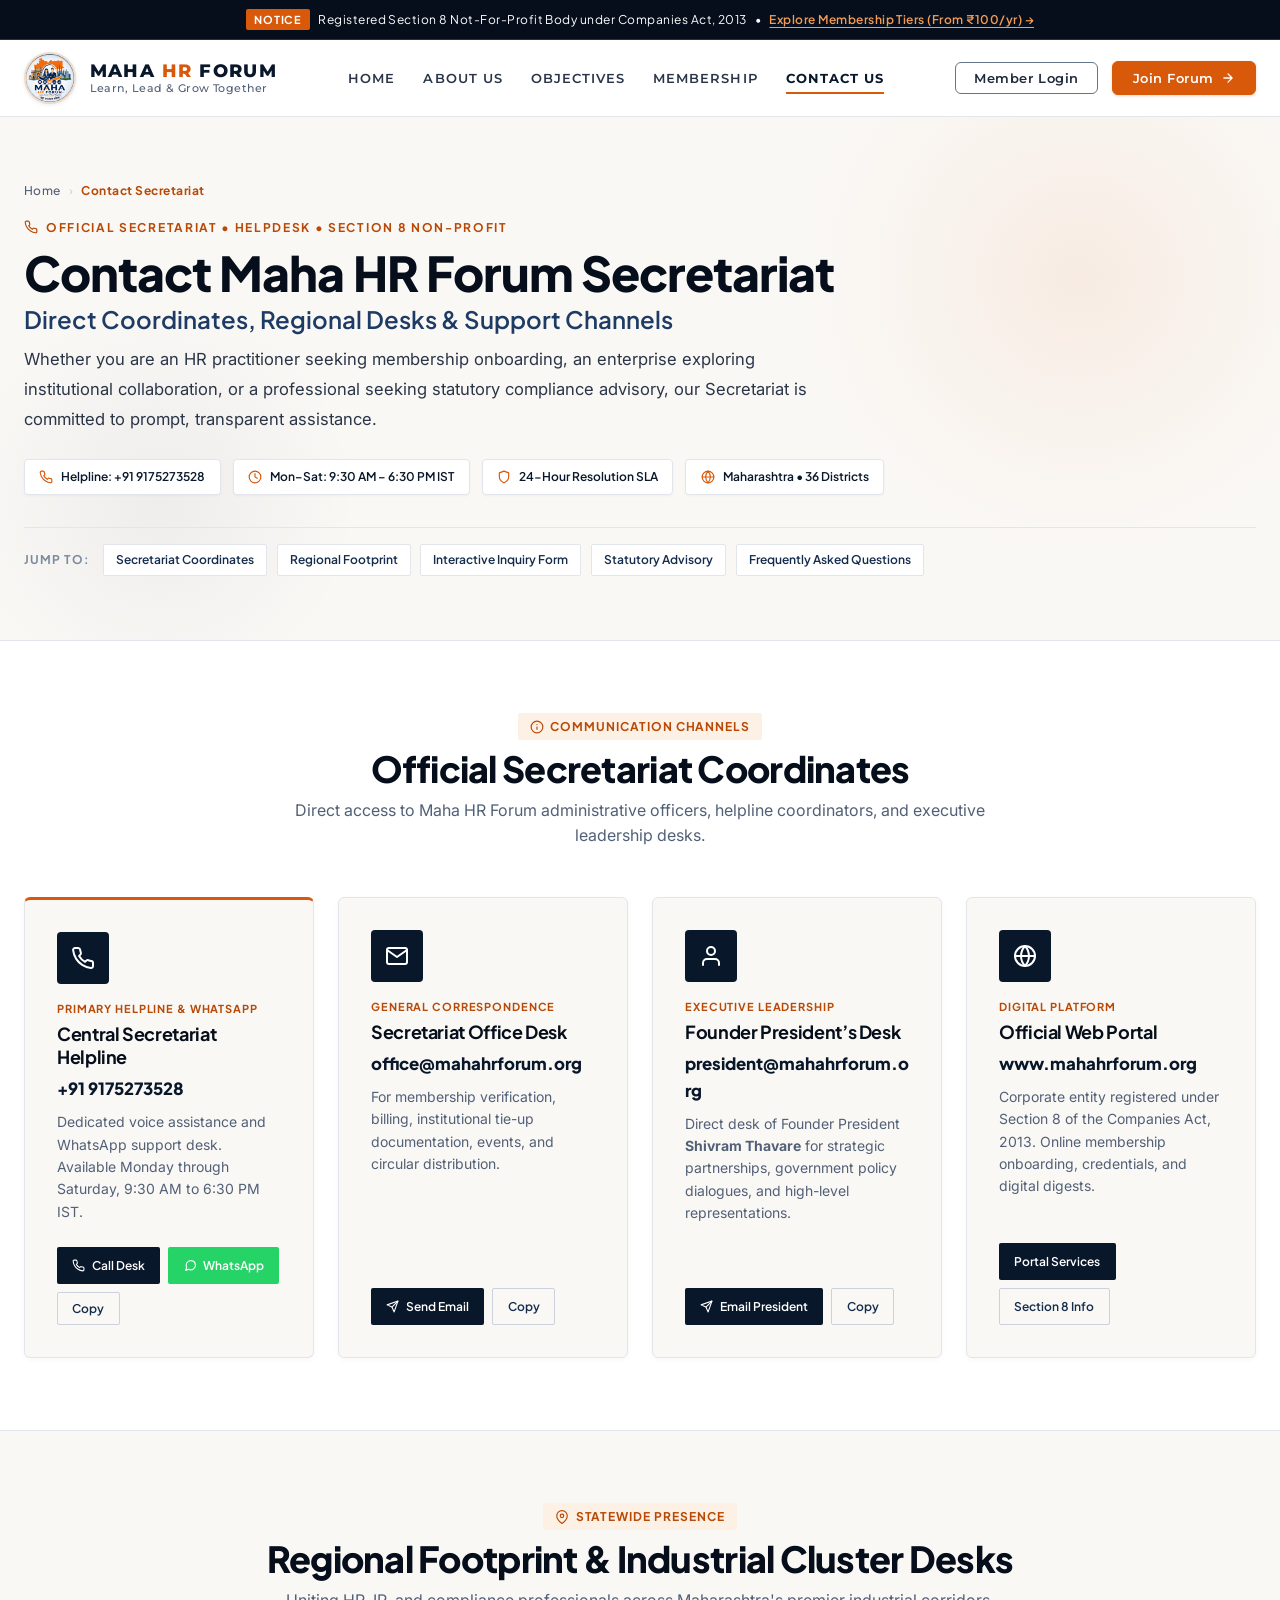
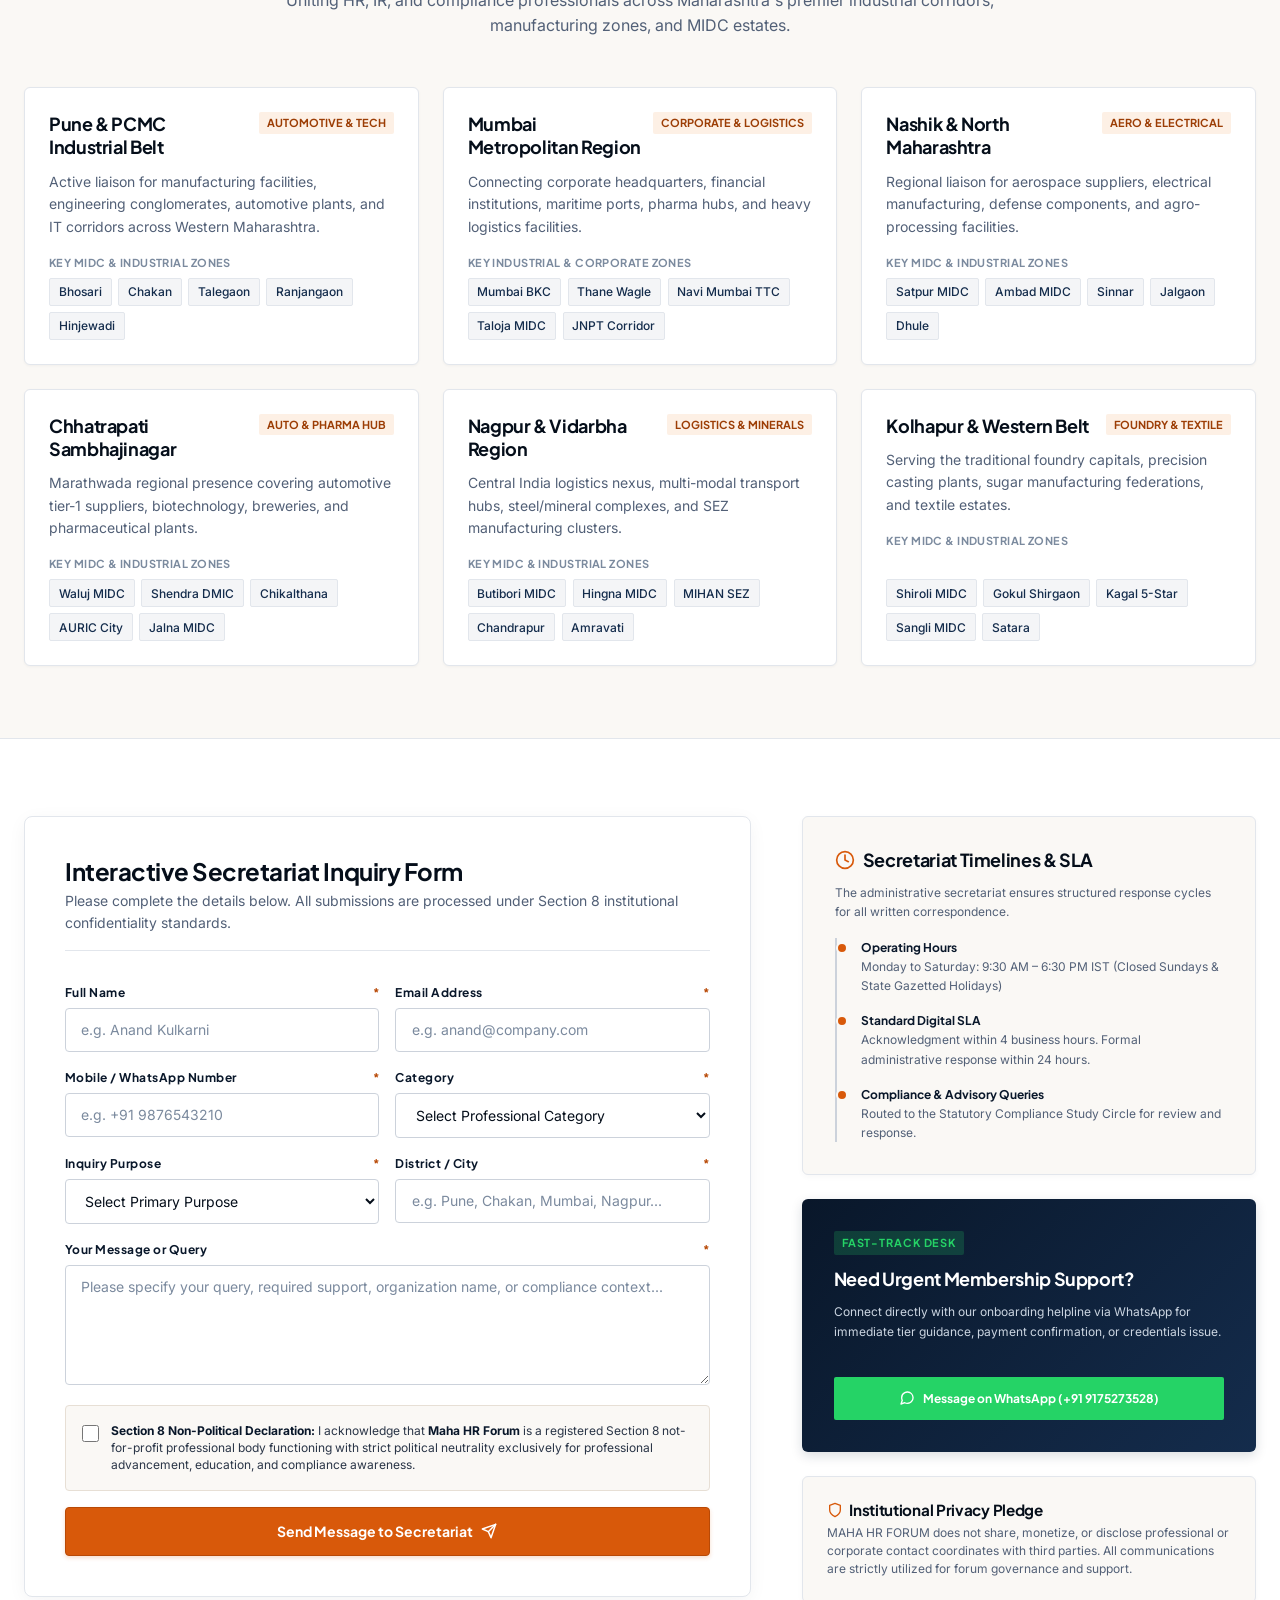
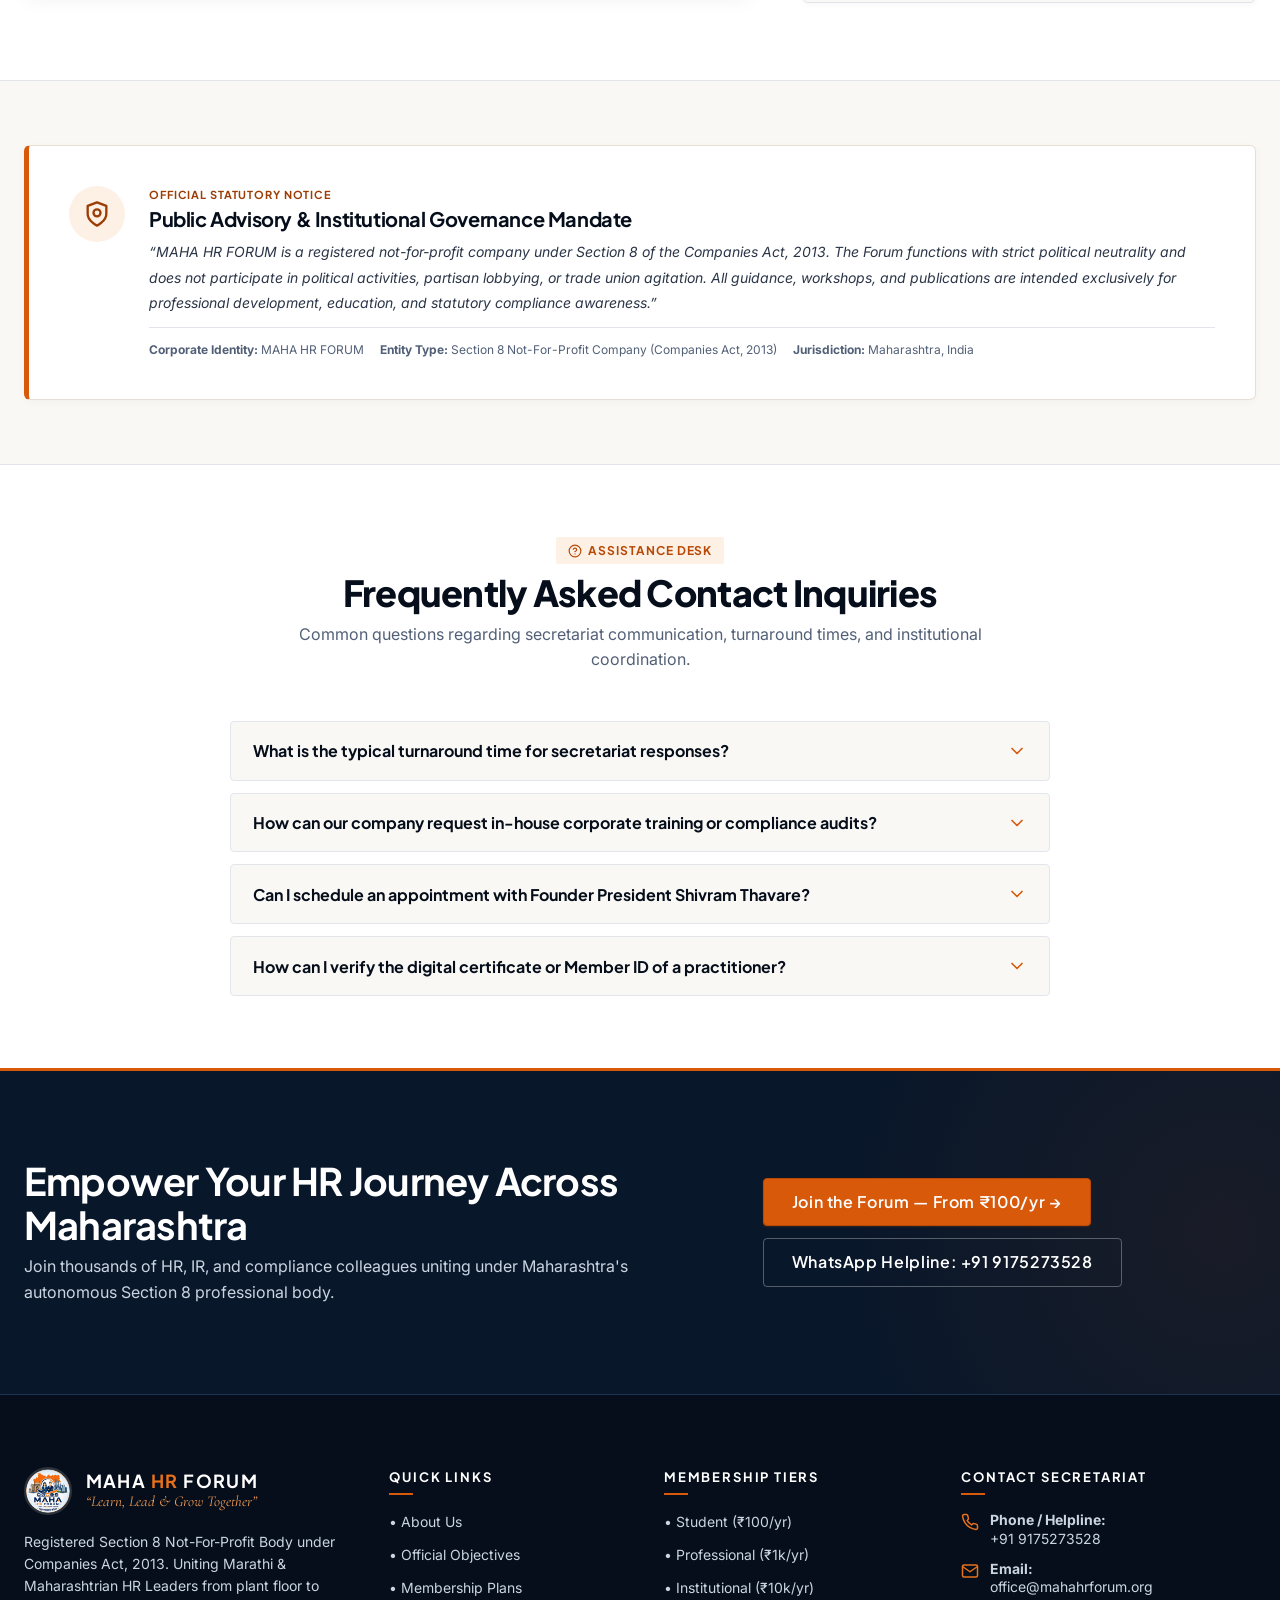
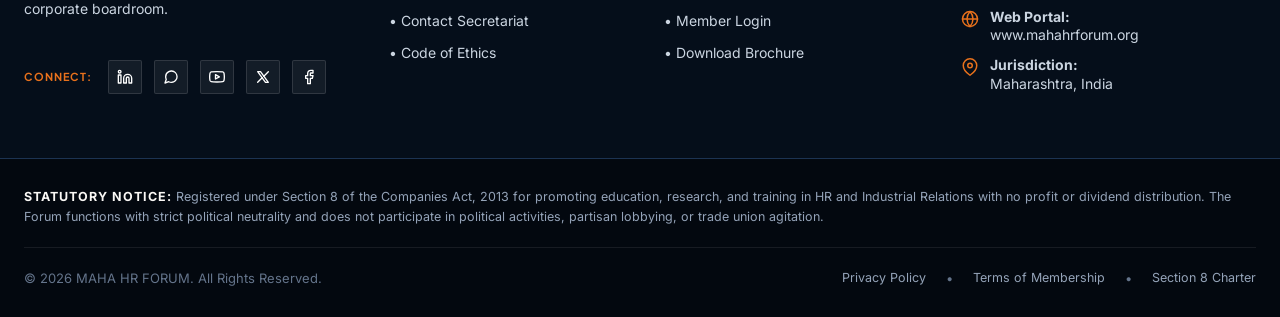
<file: contact.html>
<!DOCTYPE html>
<html lang="en">
<head>
  <meta charset="UTF-8">
  <meta name="viewport" content="width=device-width, initial-scale=1.0">
  
  <!-- SEO & Canonical Metadata -->
  <title>Contact Secretariat | Maha HR Forum</title>
  <meta name="description" content="Reach out to the Maha HR Forum Secretariat for membership, corporate training, compliance guidance, or event inquiries. Helpline: +91 9175273528.">
  <meta name="keywords" content="Maha HR Forum contact, HR Secretariat Maharashtra, Shivram Thavare contact, Labour Law compliance helpline, HR event inquiries, Mumbai Pune Nagpur HR forum, Section 8 HR forum">
  <meta name="author" content="MAHA HR FORUM">
  <link rel="canonical" href="https://www.mahahrforum.org/contact.html">

  <!-- Open Graph / Social Media Metadata -->
  <meta property="og:type" content="website">
  <meta property="og:title" content="Contact Secretariat | Maha HR Forum">
  <meta property="og:description" content="Reach out to the Maha HR Forum Secretariat for membership, corporate training, compliance guidance, or event inquiries. Helpline: +91 9175273528.">
  <meta property="og:url" content="https://www.mahahrforum.org/contact.html">
  <meta property="og:image" content="assets/logo/Logo.jpeg">
  <meta property="og:site_name" content="MAHA HR FORUM">

  <!-- Twitter Metadata -->
  <meta name="twitter:card" content="summary_large_image">
  <meta name="twitter:title" content="Contact Secretariat | Maha HR Forum">
  <meta name="twitter:description" content="Official coordinates, inquiry form, and institutional support desk for Maha HR Forum. Section 8 Not-For-Profit.">
  <meta name="twitter:image" content="assets/logo/Logo.jpeg">

  <!-- Favicon -->
  <link rel="icon" type="image/jpeg" href="assets/logo/Logo.jpeg">

  <!-- Stylesheets -->
  <link rel="stylesheet" href="css/variables.css">
  <link rel="stylesheet" href="css/base.css">
  <link rel="stylesheet" href="css/components.css">
  <link rel="stylesheet" href="css/header-footer.css">
  <link rel="stylesheet" href="css/contact.css">

  <!-- Structured Data / JSON-LD -->
  <script type="application/ld+json">
  {
    "@context": "https://schema.org",
    "@graph": [
      {
        "@type": "ContactPage",
        "@id": "https://www.mahahrforum.org/contact.html",
        "url": "https://www.mahahrforum.org/contact.html",
        "name": "Contact Secretariat | Maha HR Forum",
        "description": "Reach out to the Maha HR Forum Secretariat for membership, corporate training, compliance guidance, or event inquiries.",
        "isPartOf": {
          "@type": "WebSite",
          "@id": "https://www.mahahrforum.org/#website",
          "url": "https://www.mahahrforum.org",
          "name": "MAHA HR FORUM"
        }
      },
      {
        "@type": "NGO",
        "@id": "https://www.mahahrforum.org/#organization",
        "name": "MAHA HR FORUM",
        "legalName": "MAHA HR FORUM (Section 8 Not-For-Profit Company)",
        "founder": {
          "@type": "Person",
          "name": "Shivram Thavare"
        },
        "slogan": "Learn, Lead & Grow Together",
        "url": "https://www.mahahrforum.org",
        "logo": "https://www.mahahrforum.org/assets/logo/Logo.jpeg",
        "contactPoint": [
          {
            "@type": "ContactPoint",
            "telephone": "+91-9175273528",
            "contactType": "Secretariat Helpline",
            "email": "office@mahahrforum.org",
            "areaServed": "IN-MH",
            "availableLanguage": ["en", "mr", "hi"],
            "hoursAvailable": {
              "@type": "OpeningHoursSpecification",
              "dayOfWeek": ["Monday", "Tuesday", "Wednesday", "Thursday", "Friday", "Saturday"],
              "opens": "09:30",
              "closes": "18:30"
            }
          },
          {
            "@type": "ContactPoint",
            "email": "president@mahahrforum.org",
            "contactType": "Founder President's Desk"
          }
        ]
      },
      {
        "@type": "FAQPage",
        "mainEntity": [
          {
            "@type": "Question",
            "name": "What is the typical turnaround time for secretariat responses?",
            "acceptedAnswer": {
              "@type": "Answer",
              "text": "The Secretariat responds to all verified digital inquiries and membership emails within 24 business hours. For urgent statutory matters, WhatsApp and direct phone lines are active Monday to Saturday from 9:30 AM to 6:30 PM IST."
            }
          },
          {
            "@type": "Question",
            "name": "How can our enterprise invite Maha HR Forum for in-house training?",
            "acceptedAnswer": {
              "@type": "Answer",
              "text": "Enterprises and MIDC industrial plants can submit an inquiry selecting 'Institutional Tie-up' or email president@mahahrforum.org directly with their proposed training topics or statutory audit requirements."
            }
          },
          {
            "@type": "Question",
            "name": "Can I connect directly with Founder President Shivram Thavare?",
            "acceptedAnswer": {
              "@type": "Answer",
              "text": "Yes. Founder President Shivram Thavare reviews strategic inquiries, state-level policy representations, and institutional partnerships via president@mahahrforum.org."
            }
          }
        ]
      }
    ]
  }
  </script>
</head>
<body>

  <!-- =========================================================================
       1. GLOBAL ANNOUNCEMENT BAR
       ========================================================================= -->
  <div class="announcement-bar">
    <div class="container announcement-bar__inner">
      <span class="announcement-bar__badge">Notice</span>
      <span>Registered Section 8 Not-For-Profit Body under Companies Act, 2013</span>
      <span aria-hidden="true">&bull;</span>
      <a href="membership.html" class="announcement-bar__link">
        Explore Membership Tiers (From &#8377;100/yr) &rarr;
      </a>
    </div>
  </div>

  <!-- =========================================================================
       2. GLOBAL HEADER & NAVIGATION
       ========================================================================= -->
  <header class="site-header" id="site-header">
    <div class="container site-header__container">
      <!-- Official Emblem Branding -->
      <a href="index.html" class="site-brand" aria-label="MAHA HR FORUM Home">
        <img 
          src="assets/logo/Logo.jpeg" 
          alt="Maha HR Forum Emblem" 
          class="site-brand__logo"
          width="48"
          height="48"
        >
        <div class="site-brand__text">
          <span class="site-brand__title">MAHA <span>HR</span> FORUM</span>
          <span class="site-brand__tagline">Learn, Lead &amp; Grow Together</span>
        </div>
      </a>

      <!-- Desktop Primary Navigation -->
      <nav class="site-nav" aria-label="Primary Navigation">
        <ul class="site-nav__list">
          <li><a href="index.html" class="site-nav__link">Home</a></li>
          <li><a href="about.html" class="site-nav__link">About Us</a></li>
          <li><a href="objectives.html" class="site-nav__link">Objectives</a></li>
          <li><a href="membership.html" class="site-nav__link">Membership</a></li>
          <li><a href="contact.html" class="site-nav__link active" aria-current="page">Contact Us</a></li>
        </ul>
      </nav>

      <!-- Action Buttons -->
      <div class="site-header__actions">
        <a href="membership.html#login" class="btn btn-header-login" id="btn-header-login">
          Member Login
        </a>
        <a href="membership.html" class="btn btn-header-join" id="btn-header-join">
          Join Forum
          <svg width="14" height="14" viewBox="0 0 24 24" fill="none" stroke="currentColor" stroke-width="2.2" stroke-linecap="round" stroke-linejoin="round" aria-hidden="true"><path d="M5 12h14M12 5l7 7-7 7"/></svg>
        </a>

        <!-- Mobile Navigation Toggle -->
        <button 
          type="button" 
          class="mobile-toggle" 
          aria-label="Toggle navigation menu" 
          aria-expanded="false" 
          aria-controls="mobile-drawer"
        >
          <svg viewBox="0 0 24 24" fill="none" stroke="currentColor" stroke-width="2" stroke-linecap="round" stroke-linejoin="round"><line x1="3" y1="12" x2="21" y2="12"></line><line x1="3" y1="6" x2="21" y2="6"></line><line x1="3" y1="18" x2="21" y2="18"></line></svg>
        </button>
      </div>
    </div>
  </header>

  <!-- Mobile Drawer Menu -->
  <div class="mobile-drawer" id="mobile-drawer" role="dialog" aria-modal="true" aria-label="Mobile Navigation">
    <div class="mobile-drawer__panel">
      <div class="mobile-drawer__header">
        <span class="site-brand__title">MAHA <span>HR</span> FORUM</span>
        <button type="button" class="mobile-drawer__close" aria-label="Close menu">&times;</button>
      </div>
      <nav class="mobile-drawer__nav">
        <a href="index.html" class="mobile-drawer__link">
          Home <span>&rarr;</span>
        </a>
        <a href="about.html" class="mobile-drawer__link">
          About Us <span>&rarr;</span>
        </a>
        <a href="objectives.html" class="mobile-drawer__link">
          Objectives <span>&rarr;</span>
        </a>
        <a href="membership.html" class="mobile-drawer__link">
          Membership <span>&rarr;</span>
        </a>
        <a href="contact.html" class="mobile-drawer__link active" aria-current="page">
          Contact Us <span>&rarr;</span>
        </a>
      </nav>
      <div class="mobile-drawer__actions">
        <a href="membership.html" class="btn btn-primary btn-block">
          Join the Forum
        </a>
        <a href="membership.html#login" class="btn btn-secondary btn-block">
          Member Login
        </a>
        <p class="mobile-drawer__contact-note">
          Helpline: <strong>+91 9175273528</strong><br>
          office@mahahrforum.org
        </p>
      </div>
    </div>
  </div>

  <main id="main-content">
    <!-- =========================================================================
         3. CONTACT HERO SECTION & BREADCRUMB
         ========================================================================= -->
    <section class="contact-hero" aria-labelledby="contact-hero-title">
      <div class="container contact-hero__container">
        <!-- Breadcrumb Navigation -->
        <nav class="contact-breadcrumb" aria-label="Breadcrumb">
          <a href="index.html">Home</a>
          <span class="contact-breadcrumb__sep" aria-hidden="true">&rsaquo;</span>
          <span class="contact-breadcrumb__current" aria-current="page">Contact Secretariat</span>
        </nav>

        <!-- Eyebrow Badge -->
        <div class="contact-hero__eyebrow">
          <svg width="14" height="14" viewBox="0 0 24 24" fill="none" stroke="currentColor" stroke-width="2" stroke-linecap="round" stroke-linejoin="round" aria-hidden="true"><path d="M22 16.92v3a2 2 0 0 1-2.18 2 19.79 19.79 0 0 1-8.63-3.07 19.5 19.5 0 0 1-6-6 19.79 19.79 0 0 1-3.07-8.67A2 2 0 0 1 4.11 2h3a2 2 0 0 1 2 1.72 12.84 12.84 0 0 0 .7 2.81 2 2 0 0 1-.45 2.11L8.09 9.91a16 16 0 0 0 6 6l1.27-1.27a2 2 0 0 1 2.11-.45 12.84 12.84 0 0 0 2.81.7A2 2 0 0 1 22 16.92z"/></svg>
          <span>Official Secretariat &bull; Helpdesk &bull; Section 8 Non-Profit</span>
        </div>

        <!-- Main H1 Headline -->
        <h1 class="contact-hero__title" id="contact-hero-title">
          Contact Maha HR Forum Secretariat
          <span class="contact-hero__title-accent">Direct Coordinates, Regional Desks &amp; Support Channels</span>
        </h1>

        <!-- Lead Paragraph -->
        <p class="contact-hero__lead">
          Whether you are an HR practitioner seeking membership onboarding, an enterprise exploring institutional collaboration, or a professional seeking statutory compliance advisory, our Secretariat is committed to prompt, transparent assistance.
        </p>

        <!-- Trust Badges / Chips Group -->
        <div class="contact-hero__chips" aria-label="Secretariat Highlights">
          <div class="contact-chip">
            <svg width="14" height="14" viewBox="0 0 24 24" fill="none" stroke="currentColor" stroke-width="2" stroke-linecap="round" stroke-linejoin="round"><path d="M22 16.92v3a2 2 0 0 1-2.18 2 19.79 19.79 0 0 1-8.63-3.07 19.5 19.5 0 0 1-6-6 19.79 19.79 0 0 1-3.07-8.67A2 2 0 0 1 4.11 2h3a2 2 0 0 1 2 1.72 12.84 12.84 0 0 0 .7 2.81 2 2 0 0 1-.45 2.11L8.09 9.91a16 16 0 0 0 6 6l1.27-1.27a2 2 0 0 1 2.11-.45 12.84 12.84 0 0 0 2.81.7A2 2 0 0 1 22 16.92z"/></svg>
            <span>Helpline: +91 9175273528</span>
          </div>
          <div class="contact-chip">
            <svg width="14" height="14" viewBox="0 0 24 24" fill="none" stroke="currentColor" stroke-width="2" stroke-linecap="round" stroke-linejoin="round"><circle cx="12" cy="12" r="10"/><polyline points="12 6 12 12 16 14"/></svg>
            <span>Mon–Sat: 9:30 AM – 6:30 PM IST</span>
          </div>
          <div class="contact-chip">
            <svg width="14" height="14" viewBox="0 0 24 24" fill="none" stroke="currentColor" stroke-width="2" stroke-linecap="round" stroke-linejoin="round"><path d="M12 22s8-4 8-10V5l-8-3-8 3v7c0 6 8 10 8 10z"/></svg>
            <span>24-Hour Resolution SLA</span>
          </div>
          <div class="contact-chip">
            <svg width="14" height="14" viewBox="0 0 24 24" fill="none" stroke="currentColor" stroke-width="2" stroke-linecap="round" stroke-linejoin="round"><circle cx="12" cy="12" r="10"/><line x1="2" y1="12" x2="22" y2="12"/><path d="M12 2a15.3 15.3 0 0 1 4 10 15.3 15.3 0 0 1-4 10 15.3 15.3 0 0 1-4-10 15.3 15.3 0 0 1 4-10z"/></svg>
            <span>Maharashtra &bull; 36 Districts</span>
          </div>
        </div>

        <!-- Quick Jump Navigation -->
        <div class="contact-quicknav" aria-label="In-page Navigation">
          <span class="contact-quicknav__label">Jump To:</span>
          <a href="#coordinates" class="contact-quicknav__link">Secretariat Coordinates</a>
          <a href="#regional" class="contact-quicknav__link">Regional Footprint</a>
          <a href="#inquiry" class="contact-quicknav__link">Interactive Inquiry Form</a>
          <a href="#advisory" class="contact-quicknav__link">Statutory Advisory</a>
          <a href="#faqs" class="contact-quicknav__link">Frequently Asked Questions</a>
        </div>
      </div>
    </section>

    <!-- =========================================================================
         4. SECTION 1: SECRETARIAT COORDINATES (4-CARD HIGH AUTHORITY GRID)
         ========================================================================= -->
    <section class="section-coordinates" id="coordinates" aria-labelledby="coord-heading">
      <div class="container">
        <div class="section-header">
          <span class="section-eyebrow">
            <svg width="14" height="14" viewBox="0 0 24 24" fill="none" stroke="currentColor" stroke-width="2" stroke-linecap="round" stroke-linejoin="round" aria-hidden="true"><circle cx="12" cy="12" r="10"/><line x1="12" y1="16" x2="12" y2="12"/><line x1="12" y1="8" x2="12.01" y2="8"/></svg>
            Communication Channels
          </span>
          <h2 class="section-title" id="coord-heading">
            Official Secretariat Coordinates
          </h2>
          <p class="section-subtitle">
            Direct access to Maha HR Forum administrative officers, helpline coordinators, and executive leadership desks.
          </p>
        </div>

        <div class="coordinates-grid">
          <!-- Card 1: Helpline & WhatsApp -->
          <div class="coord-card coord-card--highlight">
            <div class="coord-card__icon-wrap">
              <svg width="24" height="24" viewBox="0 0 24 24" fill="none" stroke="currentColor" stroke-width="2" stroke-linecap="round" stroke-linejoin="round" aria-hidden="true"><path d="M22 16.92v3a2 2 0 0 1-2.18 2 19.79 19.79 0 0 1-8.63-3.07 19.5 19.5 0 0 1-6-6 19.79 19.79 0 0 1-3.07-8.67A2 2 0 0 1 4.11 2h3a2 2 0 0 1 2 1.72 12.84 12.84 0 0 0 .7 2.81 2 2 0 0 1-.45 2.11L8.09 9.91a16 16 0 0 0 6 6l1.27-1.27a2 2 0 0 1 2.11-.45 12.84 12.84 0 0 0 2.81.7A2 2 0 0 1 22 16.92z"/></svg>
            </div>
            <span class="coord-card__tag">Primary Helpline &amp; WhatsApp</span>
            <h3 class="coord-card__title">Central Secretariat Helpline</h3>
            <div class="coord-card__value">
              <a href="tel:+919175273528">+91 9175273528</a>
            </div>
            <p class="coord-card__desc">
              Dedicated voice assistance and WhatsApp support desk. Available Monday through Saturday, 9:30 AM to 6:30 PM IST.
            </p>
            <div class="coord-card__actions">
              <a href="tel:+919175273528" class="coord-btn coord-btn--primary">
                <svg width="13" height="13" viewBox="0 0 24 24" fill="none" stroke="currentColor" stroke-width="2" stroke-linecap="round" stroke-linejoin="round"><path d="M22 16.92v3a2 2 0 0 1-2.18 2 19.79 19.79 0 0 1-8.63-3.07 19.5 19.5 0 0 1-6-6 19.79 19.79 0 0 1-3.07-8.67A2 2 0 0 1 4.11 2h3a2 2 0 0 1 2 1.72 12.84 12.84 0 0 0 .7 2.81 2 2 0 0 1-.45 2.11L8.09 9.91a16 16 0 0 0 6 6l1.27-1.27a2 2 0 0 1 2.11-.45 12.84 12.84 0 0 0 2.81.7A2 2 0 0 1 22 16.92z"/></svg>
                Call Desk
              </a>
              <a href="https://wa.me/919175273528" target="_blank" rel="noopener noreferrer" class="coord-btn coord-btn--whatsapp">
                <svg width="13" height="13" viewBox="0 0 24 24" fill="none" stroke="currentColor" stroke-width="2" stroke-linecap="round" stroke-linejoin="round"><path d="M21 11.5a8.38 8.38 0 0 1-.9 3.8 8.5 8.5 0 0 1-7.6 4.7 8.38 8.38 0 0 1-3.8-.9L3 21l1.9-5.7a8.38 8.38 0 0 1-.9-3.8 8.5 8.5 0 0 1 4.7-7.6 8.38 8.38 0 0 1 3.8-.9h.5a8.48 8.48 0 0 1 8 8v.5z"/></svg>
                WhatsApp
              </a>
              <button type="button" class="coord-btn coord-btn--outline btn-copy-coord" data-copy="+919175273528" aria-label="Copy phone number">
                Copy
              </button>
            </div>
          </div>

          <!-- Card 2: General Secretariat Email -->
          <div class="coord-card">
            <div class="coord-card__icon-wrap">
              <svg width="24" height="24" viewBox="0 0 24 24" fill="none" stroke="currentColor" stroke-width="2" stroke-linecap="round" stroke-linejoin="round" aria-hidden="true"><path d="M4 4h16c1.1 0 2 .9 2 2v12c0 1.1-.9 2-2 2H4c-1.1 0-2-.9-2-2V6c0-1.1.9-2 2-2z"/><polyline points="22,6 12,13 2,6"/></svg>
            </div>
            <span class="coord-card__tag">General Correspondence</span>
            <h3 class="coord-card__title">Secretariat Office Desk</h3>
            <div class="coord-card__value">
              <a href="mailto:office@mahahrforum.org">office@mahahrforum.org</a>
            </div>
            <p class="coord-card__desc">
              For membership verification, billing, institutional tie-up documentation, events, and circular distribution.
            </p>
            <div class="coord-card__actions">
              <a href="mailto:office@mahahrforum.org" class="coord-btn coord-btn--primary">
                <svg width="13" height="13" viewBox="0 0 24 24" fill="none" stroke="currentColor" stroke-width="2" stroke-linecap="round" stroke-linejoin="round"><line x1="22" y1="2" x2="11" y2="13"></line><polygon points="22 2 15 22 11 13 2 9 22 2"></polygon></svg>
                Send Email
              </a>
              <button type="button" class="coord-btn coord-btn--outline btn-copy-coord" data-copy="office@mahahrforum.org" aria-label="Copy office email">
                Copy
              </button>
            </div>
          </div>

          <!-- Card 3: Founder President's Desk -->
          <div class="coord-card">
            <div class="coord-card__icon-wrap">
              <svg width="24" height="24" viewBox="0 0 24 24" fill="none" stroke="currentColor" stroke-width="2" stroke-linecap="round" stroke-linejoin="round" aria-hidden="true"><path d="M20 21v-2a4 4 0 0 0-4-4H8a4 4 0 0 0-4 4v2"/><circle cx="12" cy="7" r="4"/></svg>
            </div>
            <span class="coord-card__tag">Executive Leadership</span>
            <h3 class="coord-card__title">Founder President’s Desk</h3>
            <div class="coord-card__value">
              <a href="mailto:president@mahahrforum.org">president@mahahrforum.org</a>
            </div>
            <p class="coord-card__desc">
              Direct desk of Founder President <strong>Shivram Thavare</strong> for strategic partnerships, government policy dialogues, and high-level representations.
            </p>
            <div class="coord-card__actions">
              <a href="mailto:president@mahahrforum.org" class="coord-btn coord-btn--primary">
                <svg width="13" height="13" viewBox="0 0 24 24" fill="none" stroke="currentColor" stroke-width="2" stroke-linecap="round" stroke-linejoin="round"><line x1="22" y1="2" x2="11" y2="13"></line><polygon points="22 2 15 22 11 13 2 9 22 2"></polygon></svg>
                Email President
              </a>
              <button type="button" class="coord-btn coord-btn--outline btn-copy-coord" data-copy="president@mahahrforum.org" aria-label="Copy president email">
                Copy
              </button>
            </div>
          </div>

          <!-- Card 4: Official Web Portal & Digital Desk -->
          <div class="coord-card">
            <div class="coord-card__icon-wrap">
              <svg width="24" height="24" viewBox="0 0 24 24" fill="none" stroke="currentColor" stroke-width="2" stroke-linecap="round" stroke-linejoin="round" aria-hidden="true"><circle cx="12" cy="12" r="10"/><line x1="2" y1="12" x2="22" y2="12"/><path d="M12 2a15.3 15.3 0 0 1 4 10 15.3 15.3 0 0 1-4 10 15.3 15.3 0 0 1-4-10 15.3 15.3 0 0 1 4-10z"/></svg>
            </div>
            <span class="coord-card__tag">Digital Platform</span>
            <h3 class="coord-card__title">Official Web Portal</h3>
            <div class="coord-card__value">
              <a href="https://www.mahahrforum.org">www.mahahrforum.org</a>
            </div>
            <p class="coord-card__desc">
              Corporate entity registered under Section 8 of the Companies Act, 2013. Online membership onboarding, credentials, and digital digests.
            </p>
            <div class="coord-card__actions">
              <a href="membership.html" class="coord-btn coord-btn--primary">
                Portal Services
              </a>
              <a href="about.html#governance" class="coord-btn coord-btn--outline">
                Section 8 Info
              </a>
            </div>
          </div>
        </div>
      </div>
    </section>

    <!-- =========================================================================
         5. SECTION 2: REGIONAL FOOTPRINT & INDUSTRIAL CLUSTERS
         ========================================================================= -->
    <section class="section-regional" id="regional" aria-labelledby="regional-heading">
      <div class="container">
        <div class="section-header">
          <span class="section-eyebrow">
            <svg width="14" height="14" viewBox="0 0 24 24" fill="none" stroke="currentColor" stroke-width="2" stroke-linecap="round" stroke-linejoin="round" aria-hidden="true"><path d="M21 10c0 7-9 13-9 13s-9-6-9-13a9 9 0 0 1 18 0z"/><circle cx="12" cy="10" r="3"/></svg>
            Statewide Presence
          </span>
          <h2 class="section-title" id="regional-heading">
            Regional Footprint &amp; Industrial Cluster Desks
          </h2>
          <p class="section-subtitle">
            Uniting HR, IR, and compliance professionals across Maharashtra's premier industrial corridors, manufacturing zones, and MIDC estates.
          </p>
        </div>

        <div class="regional-grid">
          <!-- Hub 1: Pune & PCMC -->
          <div class="regional-card">
            <div class="regional-card__head">
              <h3 class="regional-card__title">Pune &amp; PCMC Industrial Belt</h3>
              <span class="regional-card__badge">Automotive &amp; Tech</span>
            </div>
            <p class="regional-card__desc">
              Active liaison for manufacturing facilities, engineering conglomerates, automotive plants, and IT corridors across Western Maharashtra.
            </p>
            <div class="regional-card__clusters-label">Key MIDC &amp; Industrial Zones</div>
            <div class="regional-card__chips">
              <span class="regional-hub-tag">Bhosari</span>
              <span class="regional-hub-tag">Chakan</span>
              <span class="regional-hub-tag">Talegaon</span>
              <span class="regional-hub-tag">Ranjangaon</span>
              <span class="regional-hub-tag">Hinjewadi</span>
            </div>
          </div>

          <!-- Hub 2: Mumbai MMR -->
          <div class="regional-card">
            <div class="regional-card__head">
              <h3 class="regional-card__title">Mumbai Metropolitan Region</h3>
              <span class="regional-card__badge">Corporate &amp; Logistics</span>
            </div>
            <p class="regional-card__desc">
              Connecting corporate headquarters, financial institutions, maritime ports, pharma hubs, and heavy logistics facilities.
            </p>
            <div class="regional-card__clusters-label">Key Industrial &amp; Corporate Zones</div>
            <div class="regional-card__chips">
              <span class="regional-hub-tag">Mumbai BKC</span>
              <span class="regional-hub-tag">Thane Wagle</span>
              <span class="regional-hub-tag">Navi Mumbai TTC</span>
              <span class="regional-hub-tag">Taloja MIDC</span>
              <span class="regional-hub-tag">JNPT Corridor</span>
            </div>
          </div>

          <!-- Hub 3: Nashik & North Maharashtra -->
          <div class="regional-card">
            <div class="regional-card__head">
              <h3 class="regional-card__title">Nashik &amp; North Maharashtra</h3>
              <span class="regional-card__badge">Aero &amp; Electrical</span>
            </div>
            <p class="regional-card__desc">
              Regional liaison for aerospace suppliers, electrical manufacturing, defense components, and agro-processing facilities.
            </p>
            <div class="regional-card__clusters-label">Key MIDC &amp; Industrial Zones</div>
            <div class="regional-card__chips">
              <span class="regional-hub-tag">Satpur MIDC</span>
              <span class="regional-hub-tag">Ambad MIDC</span>
              <span class="regional-hub-tag">Sinnar</span>
              <span class="regional-hub-tag">Jalgaon</span>
              <span class="regional-hub-tag">Dhule</span>
            </div>
          </div>

          <!-- Hub 4: Chhatrapati Sambhajinagar (Aurangabad) -->
          <div class="regional-card">
            <div class="regional-card__head">
              <h3 class="regional-card__title">Chhatrapati Sambhajinagar</h3>
              <span class="regional-card__badge">Auto &amp; Pharma Hub</span>
            </div>
            <p class="regional-card__desc">
              Marathwada regional presence covering automotive tier-1 suppliers, biotechnology, breweries, and pharmaceutical plants.
            </p>
            <div class="regional-card__clusters-label">Key MIDC &amp; Industrial Zones</div>
            <div class="regional-card__chips">
              <span class="regional-hub-tag">Waluj MIDC</span>
              <span class="regional-hub-tag">Shendra DMIC</span>
              <span class="regional-hub-tag">Chikalthana</span>
              <span class="regional-hub-tag">AURIC City</span>
              <span class="regional-hub-tag">Jalna MIDC</span>
            </div>
          </div>

          <!-- Hub 5: Nagpur & Vidarbha -->
          <div class="regional-card">
            <div class="regional-card__head">
              <h3 class="regional-card__title">Nagpur &amp; Vidarbha Region</h3>
              <span class="regional-card__badge">Logistics &amp; Minerals</span>
            </div>
            <p class="regional-card__desc">
              Central India logistics nexus, multi-modal transport hubs, steel/mineral complexes, and SEZ manufacturing clusters.
            </p>
            <div class="regional-card__clusters-label">Key MIDC &amp; Industrial Zones</div>
            <div class="regional-card__chips">
              <span class="regional-hub-tag">Butibori MIDC</span>
              <span class="regional-hub-tag">Hingna MIDC</span>
              <span class="regional-hub-tag">MIHAN SEZ</span>
              <span class="regional-hub-tag">Chandrapur</span>
              <span class="regional-hub-tag">Amravati</span>
            </div>
          </div>

          <!-- Hub 6: Kolhapur & Western Maharashtra -->
          <div class="regional-card">
            <div class="regional-card__head">
              <h3 class="regional-card__title">Kolhapur &amp; Western Belt</h3>
              <span class="regional-card__badge">Foundry &amp; Textile</span>
            </div>
            <p class="regional-card__desc">
              Serving the traditional foundry capitals, precision casting plants, sugar manufacturing federations, and textile estates.
            </p>
            <div class="regional-card__clusters-label">Key MIDC &amp; Industrial Zones</div>
            <div class="regional-card__chips">
              <span class="regional-hub-tag">Shiroli MIDC</span>
              <span class="regional-hub-tag">Gokul Shirgaon</span>
              <span class="regional-hub-tag">Kagal 5-Star</span>
              <span class="regional-hub-tag">Sangli MIDC</span>
              <span class="regional-hub-tag">Satara</span>
            </div>
          </div>
        </div>
      </div>
    </section>

    <!-- =========================================================================
         6. SECTION 3: INTERACTIVE INQUIRY FORM & RESOLUTION DESK
         ========================================================================= -->
    <section class="section-inquiry" id="inquiry" aria-labelledby="inquiry-heading">
      <div class="container">
        <div class="inquiry-layout">
          <!-- Left: Official Interactive Form -->
          <div class="inquiry-form-card">
            <div class="inquiry-form-card__head">
              <h2 class="inquiry-form-card__title" id="inquiry-heading">
                Interactive Secretariat Inquiry Form
              </h2>
              <p class="inquiry-form-card__sub">
                Please complete the details below. All submissions are processed under Section 8 institutional confidentiality standards.
              </p>
            </div>

            <form class="inquiry-form" id="contact-inquiry-form" novalidate>
              <!-- Row 1: Full Name & Email -->
              <div class="form-row-2">
                <div class="form-group">
                  <label for="contact-fullname" class="form-label">
                    Full Name <span class="form-label__req">*</span>
                  </label>
                  <input 
                    type="text" 
                    id="contact-fullname" 
                    name="fullname" 
                    class="form-input" 
                    placeholder="e.g. Anand Kulkarni"
                    required
                  >
                </div>
                <div class="form-group">
                  <label for="contact-email" class="form-label">
                    Email Address <span class="form-label__req">*</span>
                  </label>
                  <input 
                    type="email" 
                    id="contact-email" 
                    name="email" 
                    class="form-input" 
                    placeholder="e.g. anand@company.com"
                    required
                  >
                </div>
              </div>

              <!-- Row 2: Mobile / WhatsApp & Category -->
              <div class="form-row-2">
                <div class="form-group">
                  <label for="contact-phone" class="form-label">
                    Mobile / WhatsApp Number <span class="form-label__req">*</span>
                  </label>
                  <input 
                    type="tel" 
                    id="contact-phone" 
                    name="phone" 
                    class="form-input" 
                    placeholder="e.g. +91 9876543210"
                    required
                  >
                </div>
                <div class="form-group">
                  <label for="contact-category" class="form-label">
                    Category <span class="form-label__req">*</span>
                  </label>
                  <select id="contact-category" name="category" class="form-select" required>
                    <option value="">Select Professional Category</option>
                    <option value="Working Professional">Working Professional (HR / IR / Labour Law)</option>
                    <option value="Student / Job Seeker">Student / Job Seeker / Apprentice</option>
                    <option value="Enterprise / MSME">Enterprise / MSME / Factory Management</option>
                    <option value="Academician">Academician / Institutional Partner</option>
                  </select>
                </div>
              </div>

              <!-- Row 3: Inquiry Purpose & District / City -->
              <div class="form-row-2">
                <div class="form-group">
                  <label for="contact-purpose" class="form-label">
                    Inquiry Purpose <span class="form-label__req">*</span>
                  </label>
                  <select id="contact-purpose" name="purpose" class="form-select" required>
                    <option value="">Select Primary Purpose</option>
                    <option value="Membership">Membership (Student, Professional, Institutional)</option>
                    <option value="Institutional Tie-up">Institutional Tie-up &amp; Campus Placement</option>
                    <option value="Compliance Query">Labour Law &amp; Statutory Compliance Guidance</option>
                    <option value="Event Inquiry">State Conclave, Summit or Workshop Inquiry</option>
                    <option value="General">General Inquiries &amp; Other Matters</option>
                  </select>
                </div>
                <div class="form-group">
                  <label for="contact-district" class="form-label">
                    District / City <span class="form-label__req">*</span>
                  </label>
                  <input 
                    type="text" 
                    id="contact-district" 
                    name="district" 
                    class="form-input" 
                    placeholder="e.g. Pune, Chakan, Mumbai, Nagpur..."
                    required
                  >
                </div>
              </div>

              <!-- Row 4: Message -->
              <div class="form-group">
                <label for="contact-message" class="form-label">
                  Your Message or Query <span class="form-label__req">*</span>
                </label>
                <textarea 
                  id="contact-message" 
                  name="message" 
                  class="form-textarea" 
                  placeholder="Please specify your query, required support, organization name, or compliance context..."
                  rows="4"
                  required
                ></textarea>
              </div>

              <!-- Section 8 Declaration Checkbox -->
              <div class="form-checkbox-group">
                <input type="checkbox" id="contact-declaration" name="declaration" required>
                <label for="contact-declaration" class="form-checkbox-label">
                  <strong>Section 8 Non-Political Declaration:</strong> I acknowledge that <strong>Maha HR Forum</strong> is a registered Section 8 not-for-profit professional body functioning with strict political neutrality exclusively for professional advancement, education, and compliance awareness.
                </label>
              </div>

              <!-- Submit Button -->
              <button type="submit" class="btn-submit-inquiry" id="btn-submit-inquiry">
                <span>Send Message to Secretariat</span>
                <svg width="16" height="16" viewBox="0 0 24 24" fill="none" stroke="currentColor" stroke-width="2.2" stroke-linecap="round" stroke-linejoin="round" aria-hidden="true"><line x1="22" y1="2" x2="11" y2="13"></line><polygon points="22 2 15 22 11 13 2 9 22 2"></polygon></svg>
              </button>
            </form>
          </div>

          <!-- Right: Secretariat Resolution Desk Sidebar -->
          <div class="inquiry-sidebar">
            <!-- Operating Hours & SLA Card -->
            <div class="desk-card">
              <h3 class="desk-card__title">
                <svg width="20" height="20" viewBox="0 0 24 24" fill="none" stroke="currentColor" stroke-width="2" stroke-linecap="round" stroke-linejoin="round"><circle cx="12" cy="12" r="10"/><polyline points="12 6 12 12 16 14"/></svg>
                Secretariat Timelines &amp; SLA
              </h3>
              <p class="desk-timeline__text">
                The administrative secretariat ensures structured response cycles for all written correspondence.
              </p>

              <div class="desk-timeline">
                <div class="desk-timeline__item">
                  <div class="desk-timeline__title">Operating Hours</div>
                  <div class="desk-timeline__text">Monday to Saturday: 9:30 AM – 6:30 PM IST (Closed Sundays &amp; State Gazetted Holidays)</div>
                </div>
                <div class="desk-timeline__item">
                  <div class="desk-timeline__title">Standard Digital SLA</div>
                  <div class="desk-timeline__text">Acknowledgment within 4 business hours. Formal administrative response within 24 hours.</div>
                </div>
                <div class="desk-timeline__item">
                  <div class="desk-timeline__title">Compliance &amp; Advisory Queries</div>
                  <div class="desk-timeline__text">Routed to the Statutory Compliance Study Circle for review and response.</div>
                </div>
              </div>
            </div>

            <!-- Fast-Track WhatsApp Box -->
            <div class="fasttrack-box">
              <span class="fasttrack-box__badge">Fast-Track Desk</span>
              <h3 class="fasttrack-box__title">Need Urgent Membership Support?</h3>
              <p class="fasttrack-box__desc">
                Connect directly with our onboarding helpline via WhatsApp for immediate tier guidance, payment confirmation, or credentials issue.
              </p>
              <a href="https://wa.me/919175273528?text=Hello%20Maha%20HR%20Forum%20Secretariat,%20I%20have%20an%20inquiry%20regarding..." class="fasttrack-box__btn" target="_blank" rel="noopener noreferrer">
                <svg width="16" height="16" viewBox="0 0 24 24" fill="none" stroke="currentColor" stroke-width="2" stroke-linecap="round" stroke-linejoin="round"><path d="M21 11.5a8.38 8.38 0 0 1-.9 3.8 8.5 8.5 0 0 1-7.6 4.7 8.38 8.38 0 0 1-3.8-.9L3 21l1.9-5.7a8.38 8.38 0 0 1-.9-3.8 8.5 8.5 0 0 1 4.7-7.6 8.38 8.38 0 0 1 3.8-.9h.5a8.48 8.48 0 0 1 8 8v.5z"/></svg>
                Message on WhatsApp (+91 9175273528)
              </a>
            </div>

            <!-- Institutional Privacy Commitment -->
            <div class="desk-card" id="privacy" style="padding: var(--space-lg);">
              <h4 style="font-family: var(--font-heading); font-size: 0.95rem; font-weight: var(--fw-bold); color: var(--color-navy-950); margin-bottom: 0.35rem; display: flex; align-items: center; gap: 0.4rem;">
                <svg width="16" height="16" viewBox="0 0 24 24" fill="none" stroke="currentColor" stroke-width="2" stroke-linecap="round" stroke-linejoin="round" style="color: var(--color-amber-500);"><path d="M12 22s8-4 8-10V5l-8-3-8 3v7c0 6 8 10 8 10z"/></svg>
                Institutional Privacy Pledge
              </h4>
              <p style="font-size: var(--text-xs); color: var(--color-text-muted); line-height: 1.5; margin: 0;">
                MAHA HR FORUM does not share, monetize, or disclose professional or corporate contact coordinates with third parties. All communications are strictly utilized for forum governance and support.
              </p>
            </div>
          </div>
        </div>
      </div>
    </section>

    <!-- =========================================================================
         7. SECTION 4: STATUTORY PUBLIC ADVISORY NOTICE (VERBATIM STATUTORY COPY)
         ========================================================================= -->
    <section class="section-advisory" id="advisory" aria-labelledby="advisory-heading">
      <div class="container">
        <div class="advisory-card">
          <div class="advisory-card__icon" aria-hidden="true">
            <svg width="28" height="28" viewBox="0 0 24 24" fill="none" stroke="currentColor" stroke-width="2" stroke-linecap="round" stroke-linejoin="round"><path d="M12 22s8-4 8-10V5l-8-3-8 3v7c0 6 8 10 8 10z"/><circle cx="12" cy="11" r="3"/></svg>
          </div>
          <div class="advisory-card__content">
            <div class="advisory-card__eyebrow">Official Statutory Notice</div>
            <h2 class="advisory-card__title" id="advisory-heading">
              Public Advisory &amp; Institutional Governance Mandate
            </h2>
            <blockquote class="advisory-card__quote">
              “MAHA HR FORUM is a registered not-for-profit company under Section 8 of the Companies Act, 2013. The Forum functions with strict political neutrality and does not participate in political activities, partisan lobbying, or trade union agitation. All guidance, workshops, and publications are intended exclusively for professional development, education, and statutory compliance awareness.”
            </blockquote>
            <div class="advisory-card__statute">
              <span><strong>Corporate Identity:</strong> MAHA HR FORUM</span>
              <span><strong>Entity Type:</strong> Section 8 Not-For-Profit Company (Companies Act, 2013)</span>
              <span><strong>Jurisdiction:</strong> Maharashtra, India</span>
            </div>
          </div>
        </div>
      </div>
    </section>

    <!-- =========================================================================
         8. SECTION 5: CONTACT & GRIEVANCE FAQS
         ========================================================================= -->
    <section class="section-faq" id="faqs" aria-labelledby="faq-heading">
      <div class="container">
        <div class="section-header">
          <span class="section-eyebrow">
            <svg width="14" height="14" viewBox="0 0 24 24" fill="none" stroke="currentColor" stroke-width="2" stroke-linecap="round" stroke-linejoin="round" aria-hidden="true"><circle cx="12" cy="12" r="10"/><path d="M9.09 9a3 3 0 0 1 5.83 1c0 2-3 3-3 3"/><line x1="12" y1="17" x2="12.01" y2="17"/></svg>
            Assistance Desk
          </span>
          <h2 class="section-title" id="faq-heading">
            Frequently Asked Contact Inquiries
          </h2>
          <p class="section-subtitle">
            Common questions regarding secretariat communication, turnaround times, and institutional coordination.
          </p>
        </div>

        <div class="faq-accordion" role="region" aria-label="Contact FAQs">
          <!-- FAQ 1 -->
          <div class="faq-item">
            <button type="button" class="faq-trigger" aria-expanded="false">
              <span>What is the typical turnaround time for secretariat responses?</span>
              <svg class="faq-icon" viewBox="0 0 24 24" fill="none" stroke="currentColor" stroke-width="2" stroke-linecap="round" stroke-linejoin="round" aria-hidden="true"><polyline points="6 9 12 15 18 9"/></svg>
            </button>
            <div class="faq-panel">
              <div class="faq-panel__content">
                The Secretariat acknowledges all electronic messages within 4 business hours. Detailed formal responses to membership documentation or institutional tie-up requests are provided within 24 business hours. For urgent matters, the voice and WhatsApp helpline at <strong>+91 9175273528</strong> is active Monday through Saturday from 9:30 AM to 6:30 PM IST.
              </div>
            </div>
          </div>

          <!-- FAQ 2 -->
          <div class="faq-item">
            <button type="button" class="faq-trigger" aria-expanded="false">
              <span>How can our company request in-house corporate training or compliance audits?</span>
              <svg class="faq-icon" viewBox="0 0 24 24" fill="none" stroke="currentColor" stroke-width="2" stroke-linecap="round" stroke-linejoin="round" aria-hidden="true"><polyline points="6 9 12 15 18 9"/></svg>
            </button>
            <div class="faq-panel">
              <div class="faq-panel__content">
                Corporate organizations, factory managers, and MSME plant heads can submit their request using the inquiry form above selecting 'Institutional Tie-up' or email <strong>office@mahahrforum.org</strong> directly. Our Secretariat team will coordinate with certified senior practitioner members to structure customized, non-commercial in-house sessions on Labour Codes, POSH compliance, and IR dispute resolution.
              </div>
            </div>
          </div>

          <!-- FAQ 3 -->
          <div class="faq-item">
            <button type="button" class="faq-trigger" aria-expanded="false">
              <span>Can I schedule an appointment with Founder President Shivram Thavare?</span>
              <svg class="faq-icon" viewBox="0 0 24 24" fill="none" stroke="currentColor" stroke-width="2" stroke-linecap="round" stroke-linejoin="round" aria-hidden="true"><polyline points="6 9 12 15 18 9"/></svg>
            </button>
            <div class="faq-panel">
              <div class="faq-panel__content">
                Yes. Formal representations, institutional memorandums of understanding (MoUs), and statewide policy recommendations can be submitted to <strong>president@mahahrforum.org</strong>. The Founder President's office reviews requests and coordinates virtual or in-person dialogues based on schedule availability.
              </div>
            </div>
          </div>

          <!-- FAQ 4 -->
          <div class="faq-item">
            <button type="button" class="faq-trigger" aria-expanded="false">
              <span>How can I verify the digital certificate or Member ID of a practitioner?</span>
              <svg class="faq-icon" viewBox="0 0 24 24" fill="none" stroke="currentColor" stroke-width="2" stroke-linecap="round" stroke-linejoin="round" aria-hidden="true"><polyline points="6 9 12 15 18 9"/></svg>
            </button>
            <div class="faq-panel">
              <div class="faq-panel__content">
                You can utilize the instant digital verification tool available on our <a href="membership.html#portal" style="color: var(--color-amber-600); font-weight: bold; text-decoration: underline;">Membership Portal</a> or email the Member ID (e.g. MHRF-2026-P1048) to <strong>office@mahahrforum.org</strong> for formal Section 8 institutional standing verification.
              </div>
            </div>
          </div>
        </div>
      </div>
    </section>

    <!-- =========================================================================
         9. BOTTOM ACTION BANNER (CTA)
         ========================================================================= -->
    <section class="cta-banner" aria-labelledby="cta-banner-title">
      <div class="container cta-banner__container section-py">
        <div>
          <h2 class="cta-banner__title" id="cta-banner-title">
            Empower Your HR Journey Across Maharashtra
          </h2>
          <p class="cta-banner__text">
            Join thousands of HR, IR, and compliance colleagues uniting under Maharashtra's autonomous Section 8 professional body.
          </p>
        </div>
        <div class="cta-banner__actions">
          <a href="membership.html" class="btn btn-primary btn-lg">
            Join the Forum &mdash; From &#8377;100/yr &rarr;
          </a>
          <a href="https://wa.me/919175273528" target="_blank" rel="noopener noreferrer" class="btn btn-ghost-light btn-lg">
            WhatsApp Helpline: +91 9175273528
          </a>
        </div>
      </div>
    </section>
  </main>

  <!-- =========================================================================
       10. GLOBAL FOOTER
       ========================================================================= -->
  <footer class="site-footer" id="site-footer">
    <div class="container site-footer__main">
      <div class="site-footer__grid">
        <!-- Col 1: Brand & Identity -->
        <div class="footer-brand">
          <a href="index.html" class="footer-brand__header" aria-label="MAHA HR FORUM Home">
            <img 
              src="assets/logo/Logo.jpeg" 
              alt="Maha HR Forum Emblem" 
              class="footer-brand__logo"
              width="48" 
              height="48"
            >
            <div>
              <div class="footer-brand__name">MAHA <span>HR</span> FORUM</div>
              <div class="footer-brand__tagline">“Learn, Lead &amp; Grow Together”</div>
            </div>
          </a>

          <p class="footer-brand__desc">
            Registered Section 8 Not-For-Profit Body under Companies Act, 2013. Uniting Marathi &amp; Maharashtrian HR Leaders from plant floor to corporate boardroom.
          </p>

          <div class="footer-socials">
            <span class="footer-socials__label">Connect:</span>
            <!-- LinkedIn -->
            <a href="https://linkedin.com" class="footer-social-link" aria-label="Maha HR Forum on LinkedIn" target="_blank" rel="noopener noreferrer">
              <svg viewBox="0 0 24 24" fill="none" stroke="currentColor" stroke-width="2" stroke-linecap="round" stroke-linejoin="round"><path d="M16 8a6 6 0 0 1 6 6v7h-4v-7a2 2 0 0 0-2-2 2 2 0 0 0-2 2v7h-4v-7a6 6 0 0 1 6-6z"/><rect x="2" y="9" width="4" height="12"/><circle cx="4" cy="4" r="2"/></svg>
            </a>
            <!-- WhatsApp Community -->
            <a href="https://wa.me/919175273528" class="footer-social-link" aria-label="Join WhatsApp Community" target="_blank" rel="noopener noreferrer">
              <svg viewBox="0 0 24 24" fill="none" stroke="currentColor" stroke-width="2" stroke-linecap="round" stroke-linejoin="round"><path d="M21 11.5a8.38 8.38 0 0 1-.9 3.8 8.5 8.5 0 0 1-7.6 4.7 8.38 8.38 0 0 1-3.8-.9L3 21l1.9-5.7a8.38 8.38 0 0 1-.9-3.8 8.5 8.5 0 0 1 4.7-7.6 8.38 8.38 0 0 1 3.8-.9h.5a8.48 8.48 0 0 1 8 8v.5z"/></svg>
            </a>
            <!-- YouTube -->
            <a href="https://youtube.com" class="footer-social-link" aria-label="Maha HR Forum on YouTube" target="_blank" rel="noopener noreferrer">
              <svg viewBox="0 0 24 24" fill="none" stroke="currentColor" stroke-width="2" stroke-linecap="round" stroke-linejoin="round"><path d="M22.54 6.42a2.78 2.78 0 0 0-1.94-2C18.88 4 12 4 12 4s-6.88 0-8.6.46a2.78 2.78 0 0 0-1.94 2A29 29 0 0 0 1 11.75a29 29 0 0 0 .46 5.33A2.78 2.78 0 0 0 3.4 19c1.72.46 8.6.46 8.6.46s6.88 0 8.6-.46a2.78 2.78 0 0 0 1.94-2 29 29 0 0 0 .46-5.25 29 29 0 0 0-.46-5.33z"/><polygon points="9.75 15.02 15.5 11.75 9.75 8.48 9.75 15.02"/></svg>
            </a>
            <!-- Twitter/X -->
            <a href="https://twitter.com" class="footer-social-link" aria-label="Maha HR Forum on Twitter / X" target="_blank" rel="noopener noreferrer">
              <svg viewBox="0 0 24 24" fill="none" stroke="currentColor" stroke-width="2" stroke-linecap="round" stroke-linejoin="round"><path d="M4 4l11.733 16h4.267l-11.733 -16z"/><path d="M4 20l6.768 -6.768m2.46 -2.46l6.772 -6.772"/></svg>
            </a>
            <!-- Facebook -->
            <a href="https://facebook.com" class="footer-social-link" aria-label="Maha HR Forum on Facebook" target="_blank" rel="noopener noreferrer">
              <svg viewBox="0 0 24 24" fill="none" stroke="currentColor" stroke-width="2" stroke-linecap="round" stroke-linejoin="round"><path d="M18 2h-3a5 5 0 0 0-5 5v3H7v4h3v8h4v-8h3l1-4h-4V7a1 1 0 0 1 1-1h3z"/></svg>
            </a>
          </div>
        </div>

        <!-- Col 2: Quick Links -->
        <div>
          <div class="footer-col__title">Quick Links</div>
          <ul class="footer-links">
            <li class="footer-links__item"><a href="about.html">&bull; About Us</a></li>
            <li class="footer-links__item"><a href="objectives.html">&bull; Official Objectives</a></li>
            <li class="footer-links__item"><a href="membership.html">&bull; Membership Plans</a></li>
            <li class="footer-links__item"><a href="contact.html">&bull; Contact Secretariat</a></li>
            <li class="footer-links__item"><a href="about.html#values">&bull; Code of Ethics</a></li>
          </ul>
        </div>

        <!-- Col 3: Membership Tiers -->
        <div>
          <div class="footer-col__title">Membership Tiers</div>
          <ul class="footer-links">
            <li class="footer-links__item"><a href="membership.html#student">&bull; Student (₹100/yr)</a></li>
            <li class="footer-links__item"><a href="membership.html#professional">&bull; Professional (₹1k/yr)</a></li>
            <li class="footer-links__item"><a href="membership.html#institutional">&bull; Institutional (₹10k/yr)</a></li>
            <li class="footer-links__item"><a href="membership.html#login">&bull; Member Login</a></li>
            <li class="footer-links__item"><a href="membership.html#brochure">&bull; Download Brochure</a></li>
          </ul>
        </div>

        <!-- Col 4: Contact Secretariat -->
        <div>
          <div class="footer-col__title">Contact Secretariat</div>
          <div class="footer-contact-list">
            <div class="footer-contact-item">
              <svg viewBox="0 0 24 24" fill="none" stroke="currentColor" stroke-width="2" stroke-linecap="round" stroke-linejoin="round" aria-hidden="true"><path d="M22 16.92v3a2 2 0 0 1-2.18 2 19.79 19.79 0 0 1-8.63-3.07 19.5 19.5 0 0 1-6-6 19.79 19.79 0 0 1-3.07-8.67A2 2 0 0 1 4.11 2h3a2 2 0 0 1 2 1.72 12.84 12.84 0 0 0 .7 2.81 2 2 0 0 1-.45 2.11L8.09 9.91a16 16 0 0 0 6 6l1.27-1.27a2 2 0 0 1 2.11-.45 12.84 12.84 0 0 0 2.81.7A2 2 0 0 1 22 16.92z"/></svg>
              <div>
                <strong>Phone / Helpline:</strong><br>
                <a href="tel:+919175273528">+91 9175273528</a>
              </div>
            </div>
            <div class="footer-contact-item">
              <svg viewBox="0 0 24 24" fill="none" stroke="currentColor" stroke-width="2" stroke-linecap="round" stroke-linejoin="round" aria-hidden="true"><path d="M4 4h16c1.1 0 2 .9 2 2v12c0 1.1-.9 2-2 2H4c-1.1 0-2-.9-2-2V6c0-1.1.9-2 2-2z"/><polyline points="22,6 12,13 2,6"/></svg>
              <div>
                <strong>Email:</strong><br>
                <a href="mailto:office@mahahrforum.org">office@mahahrforum.org</a>
              </div>
            </div>
            <div class="footer-contact-item">
              <svg viewBox="0 0 24 24" fill="none" stroke="currentColor" stroke-width="2" stroke-linecap="round" stroke-linejoin="round" aria-hidden="true"><circle cx="12" cy="12" r="10"/><line x1="2" y1="12" x2="22" y2="12"/><path d="M12 2a15.3 15.3 0 0 1 4 10 15.3 15.3 0 0 1-4 10 15.3 15.3 0 0 1-4-10 15.3 15.3 0 0 1 4-10z"/></svg>
              <div>
                <strong>Web Portal:</strong><br>
                <a href="https://www.mahahrforum.org">www.mahahrforum.org</a>
              </div>
            </div>
            <div class="footer-contact-item">
              <svg viewBox="0 0 24 24" fill="none" stroke="currentColor" stroke-width="2" stroke-linecap="round" stroke-linejoin="round" aria-hidden="true"><path d="M21 10c0 7-9 13-9 13s-9-6-9-13a9 9 0 0 1 18 0z"/><circle cx="12" cy="10" r="3"/></svg>
              <div>
                <strong>Jurisdiction:</strong><br>
                Maharashtra, India
              </div>
            </div>
          </div>
        </div>
      </div>
    </div>

    <!-- Statutory Public Notice & Legal Bar -->
    <div class="site-footer__bottom">
      <div class="container">
        <div class="footer-statutory-notice">
          <strong>STATUTORY NOTICE:</strong> Registered under Section 8 of the Companies Act, 2013 for promoting education, research, and training in HR and Industrial Relations with no profit or dividend distribution. The Forum functions with strict political neutrality and does not participate in political activities, partisan lobbying, or trade union agitation.
        </div>
        <div class="footer-legal-bar">
          <div>
            &copy; 2026 MAHA HR FORUM. All Rights Reserved.
          </div>
          <div class="footer-legal-links">
            <a href="contact.html#privacy">Privacy Policy</a>
            <span>&bull;</span>
            <a href="membership.html#terms">Terms of Membership</a>
            <span>&bull;</span>
            <a href="objectives.html">Section 8 Charter</a>
          </div>
        </div>
      </div>
    </div>
  </footer>

  <!-- Notification Toast Container -->
  <div class="contact-toast" id="contact-toast" role="status" aria-live="polite">
    <div class="contact-toast__icon">
      <svg width="20" height="20" viewBox="0 0 24 24" fill="none" stroke="currentColor" stroke-width="2" stroke-linecap="round" stroke-linejoin="round"><path d="M22 11.08V12a10 10 0 1 1-5.93-9.14"/><polyline points="22 4 12 14.01 9 11.01"/></svg>
    </div>
    <div class="contact-toast__message" id="contact-toast-message">Notification message</div>
  </div>

  <!-- Scripts -->
  <script src="js/main.js" defer></script>
</body>
</html>
</file>
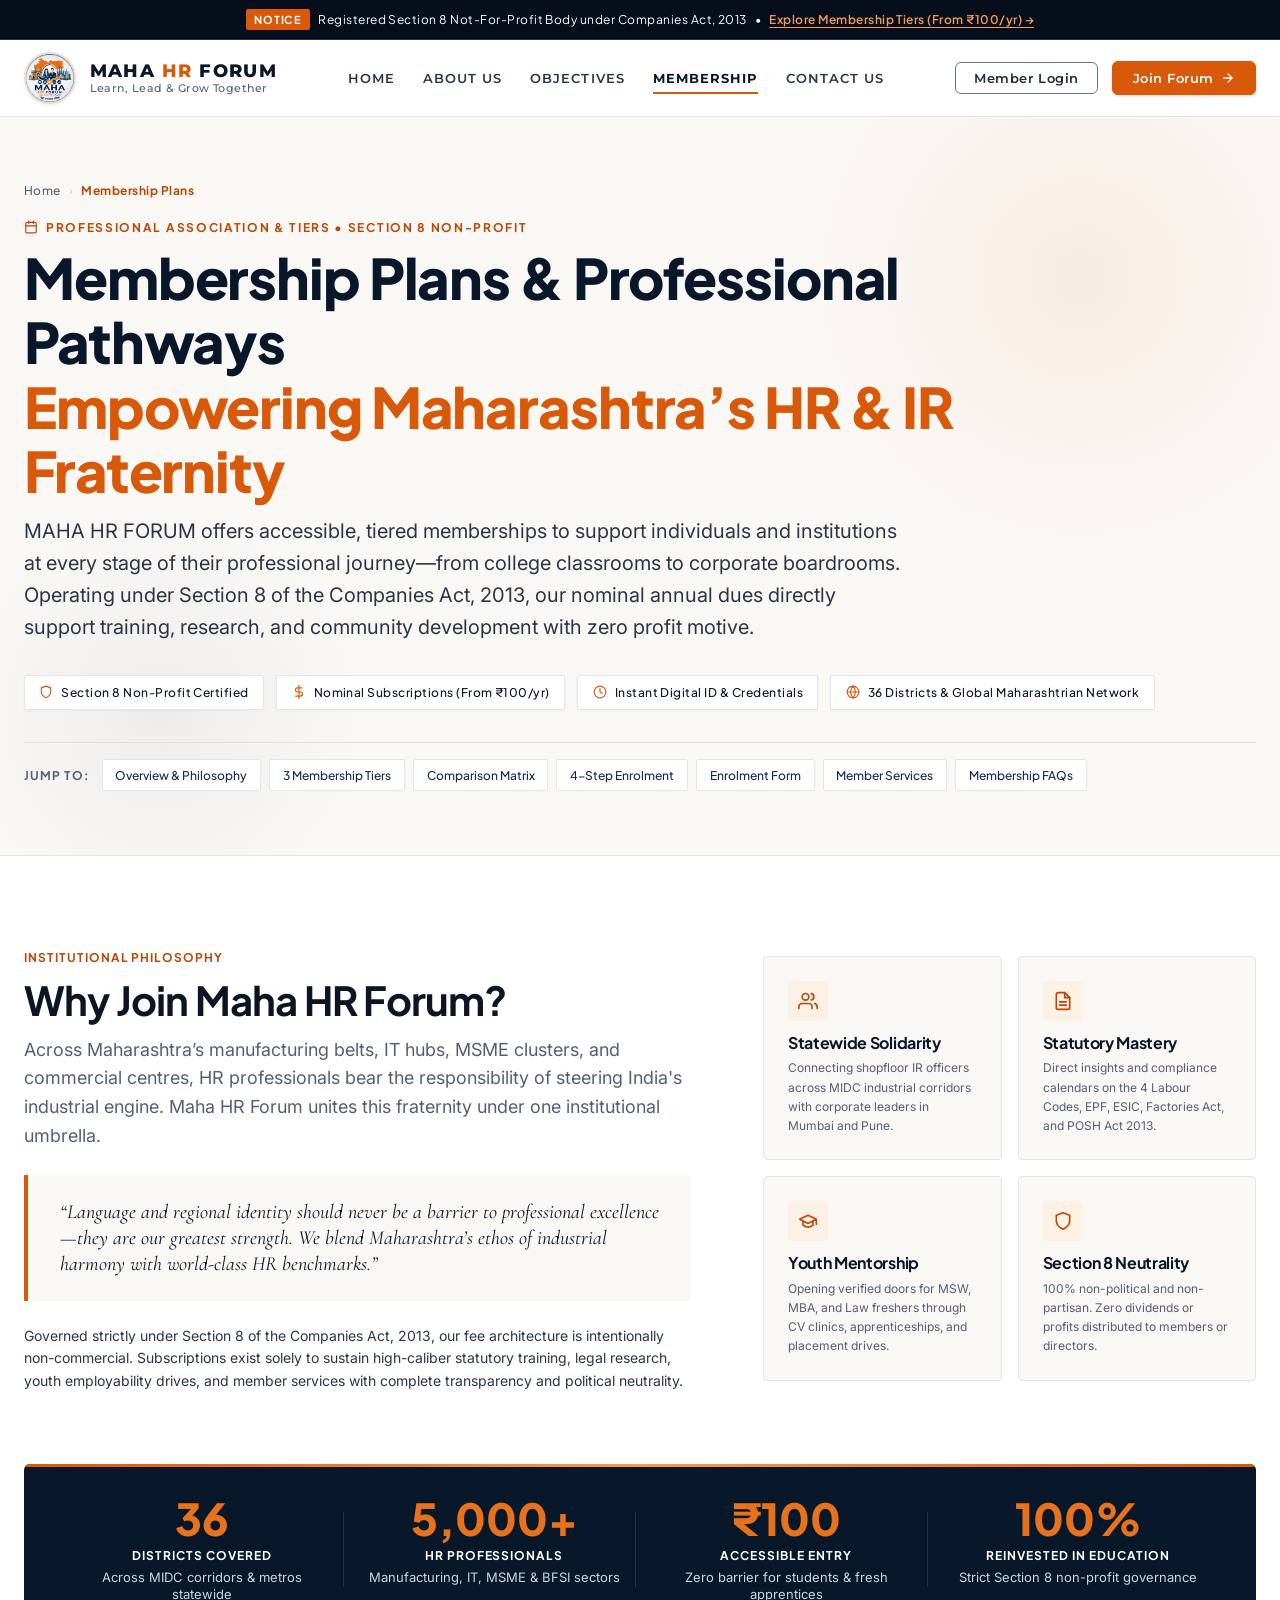
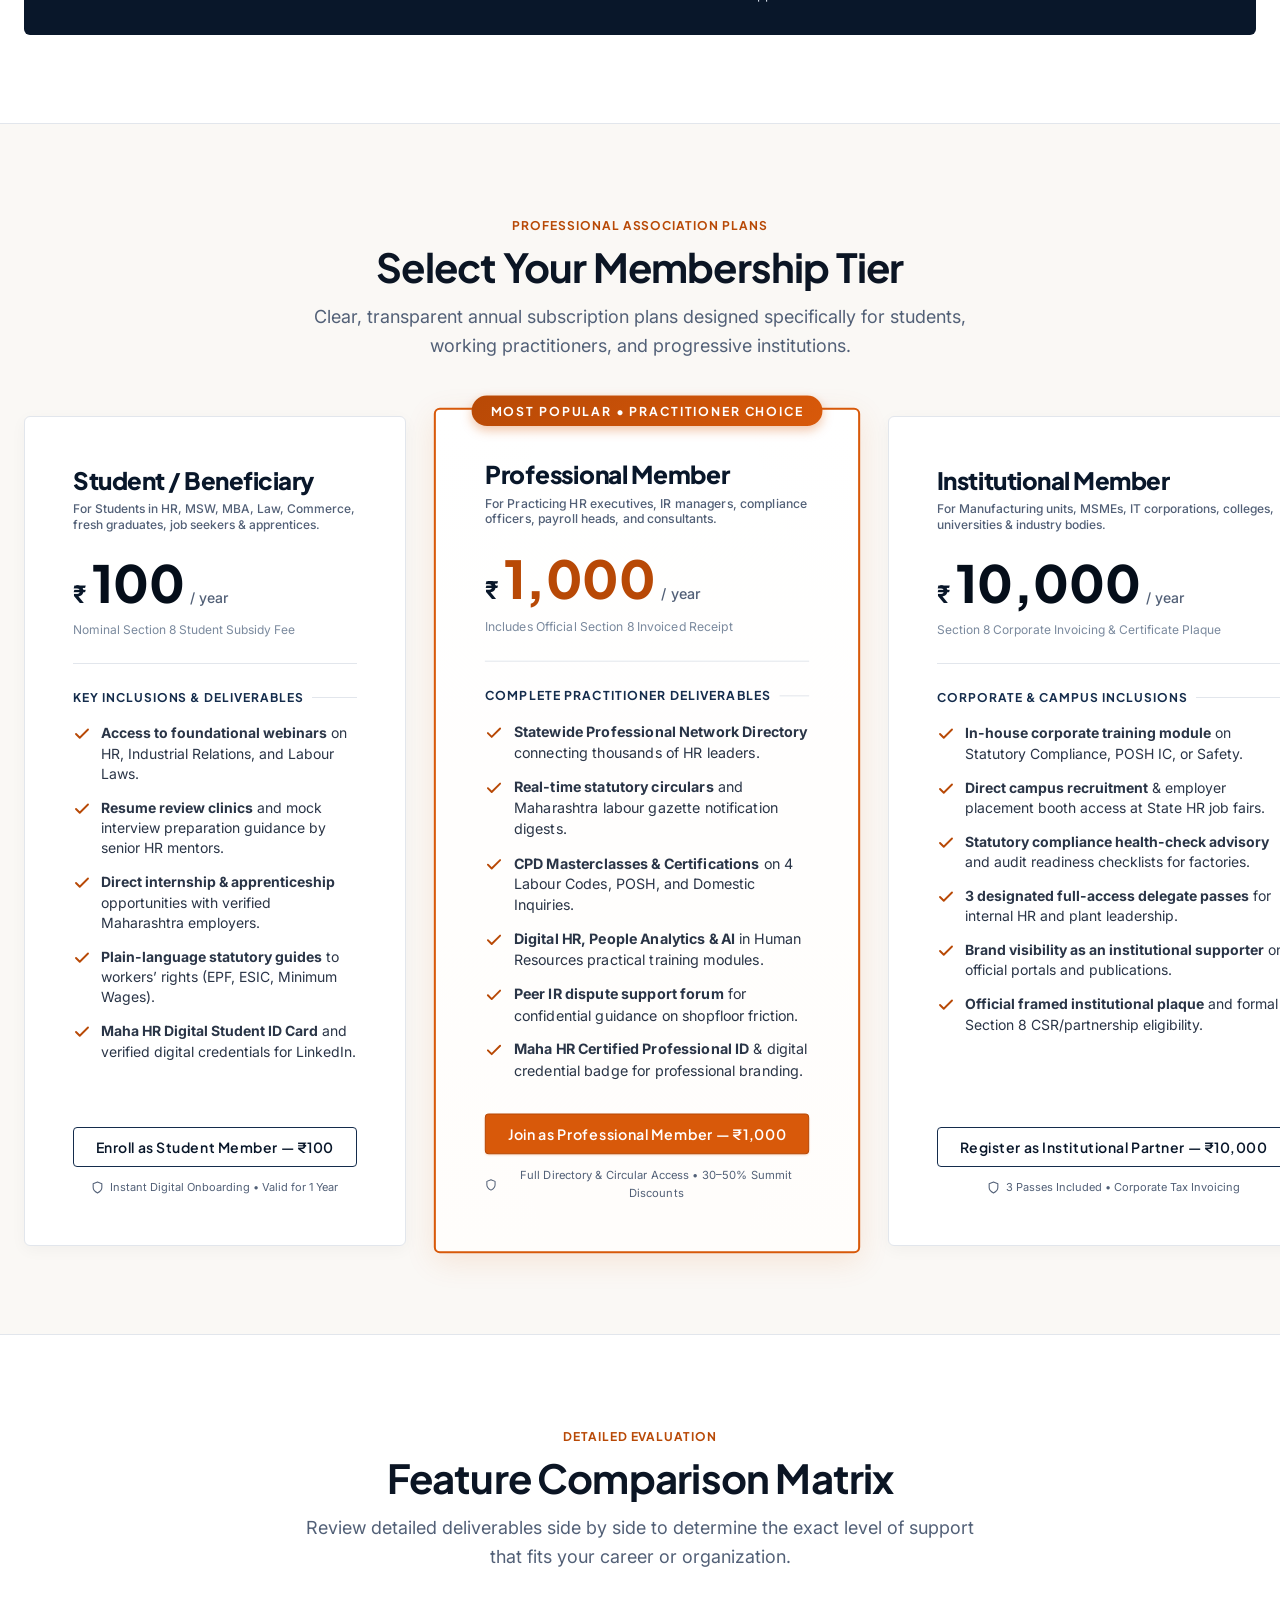
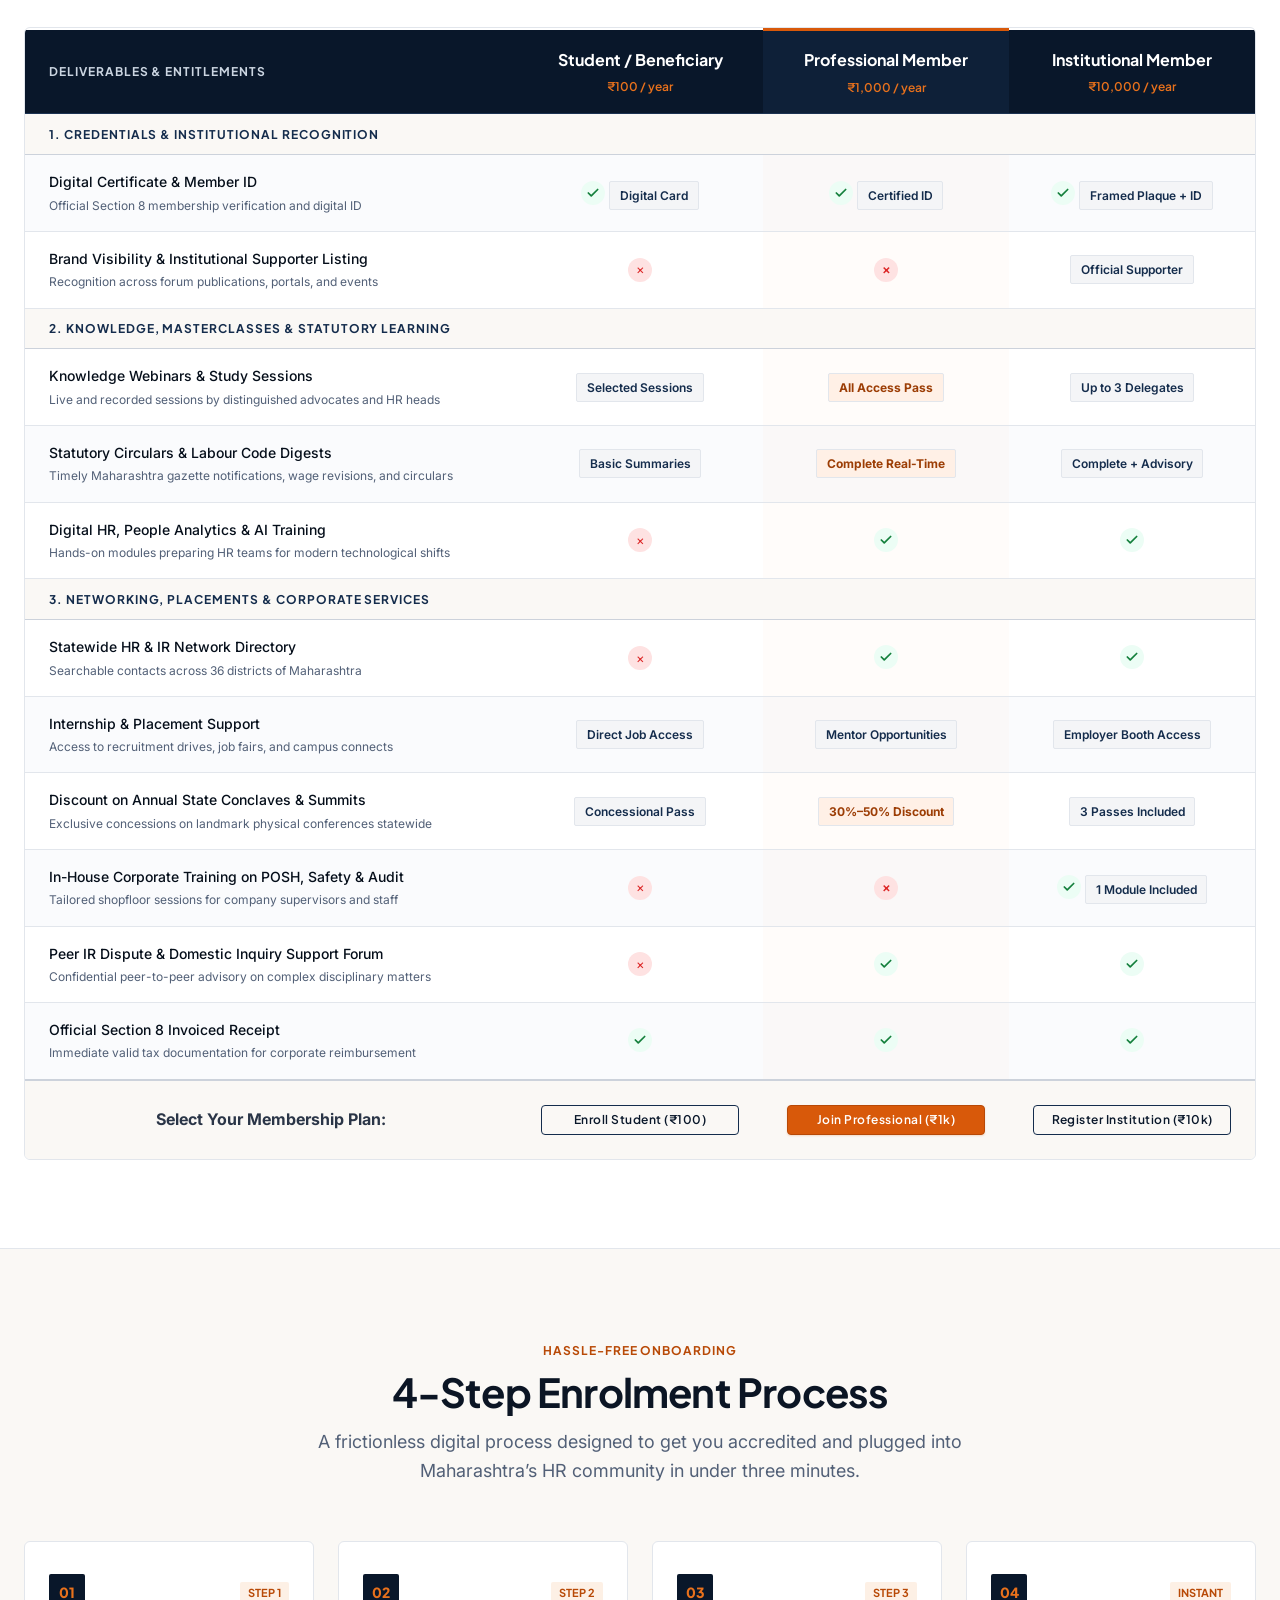
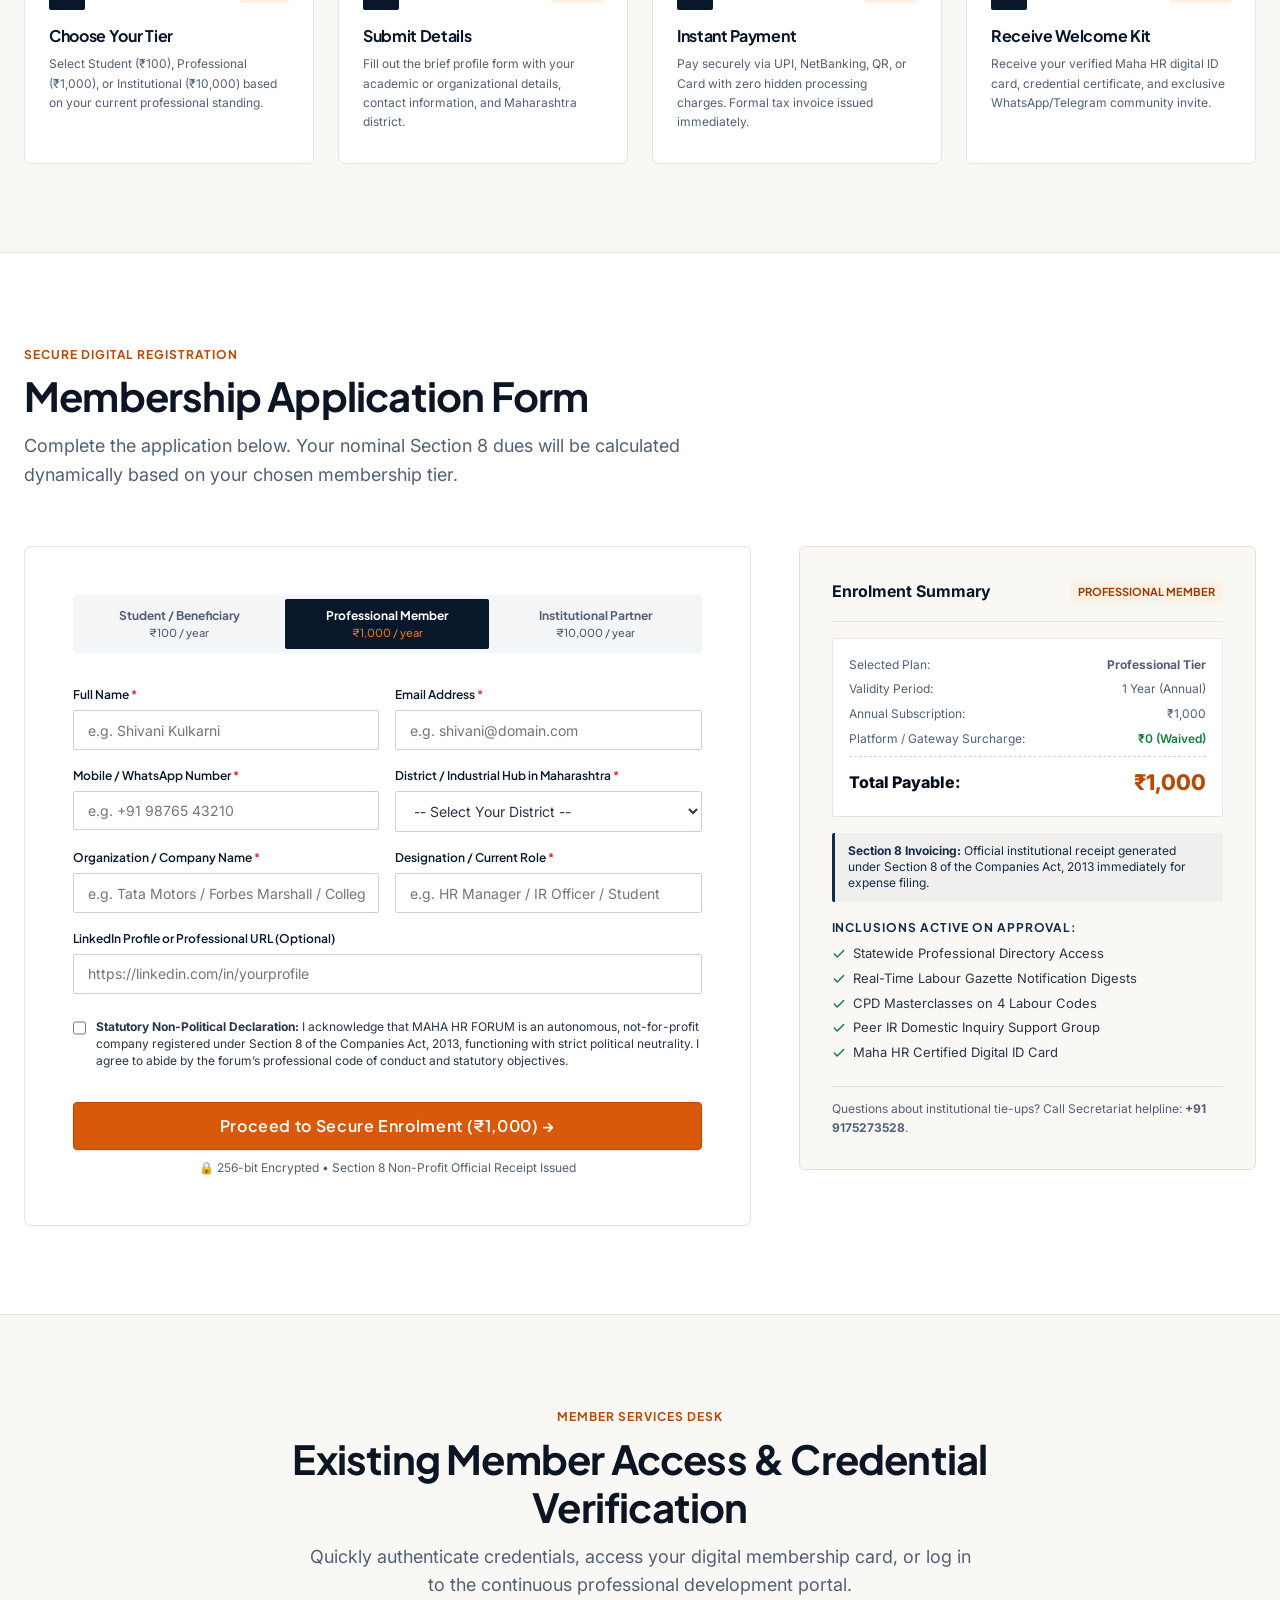
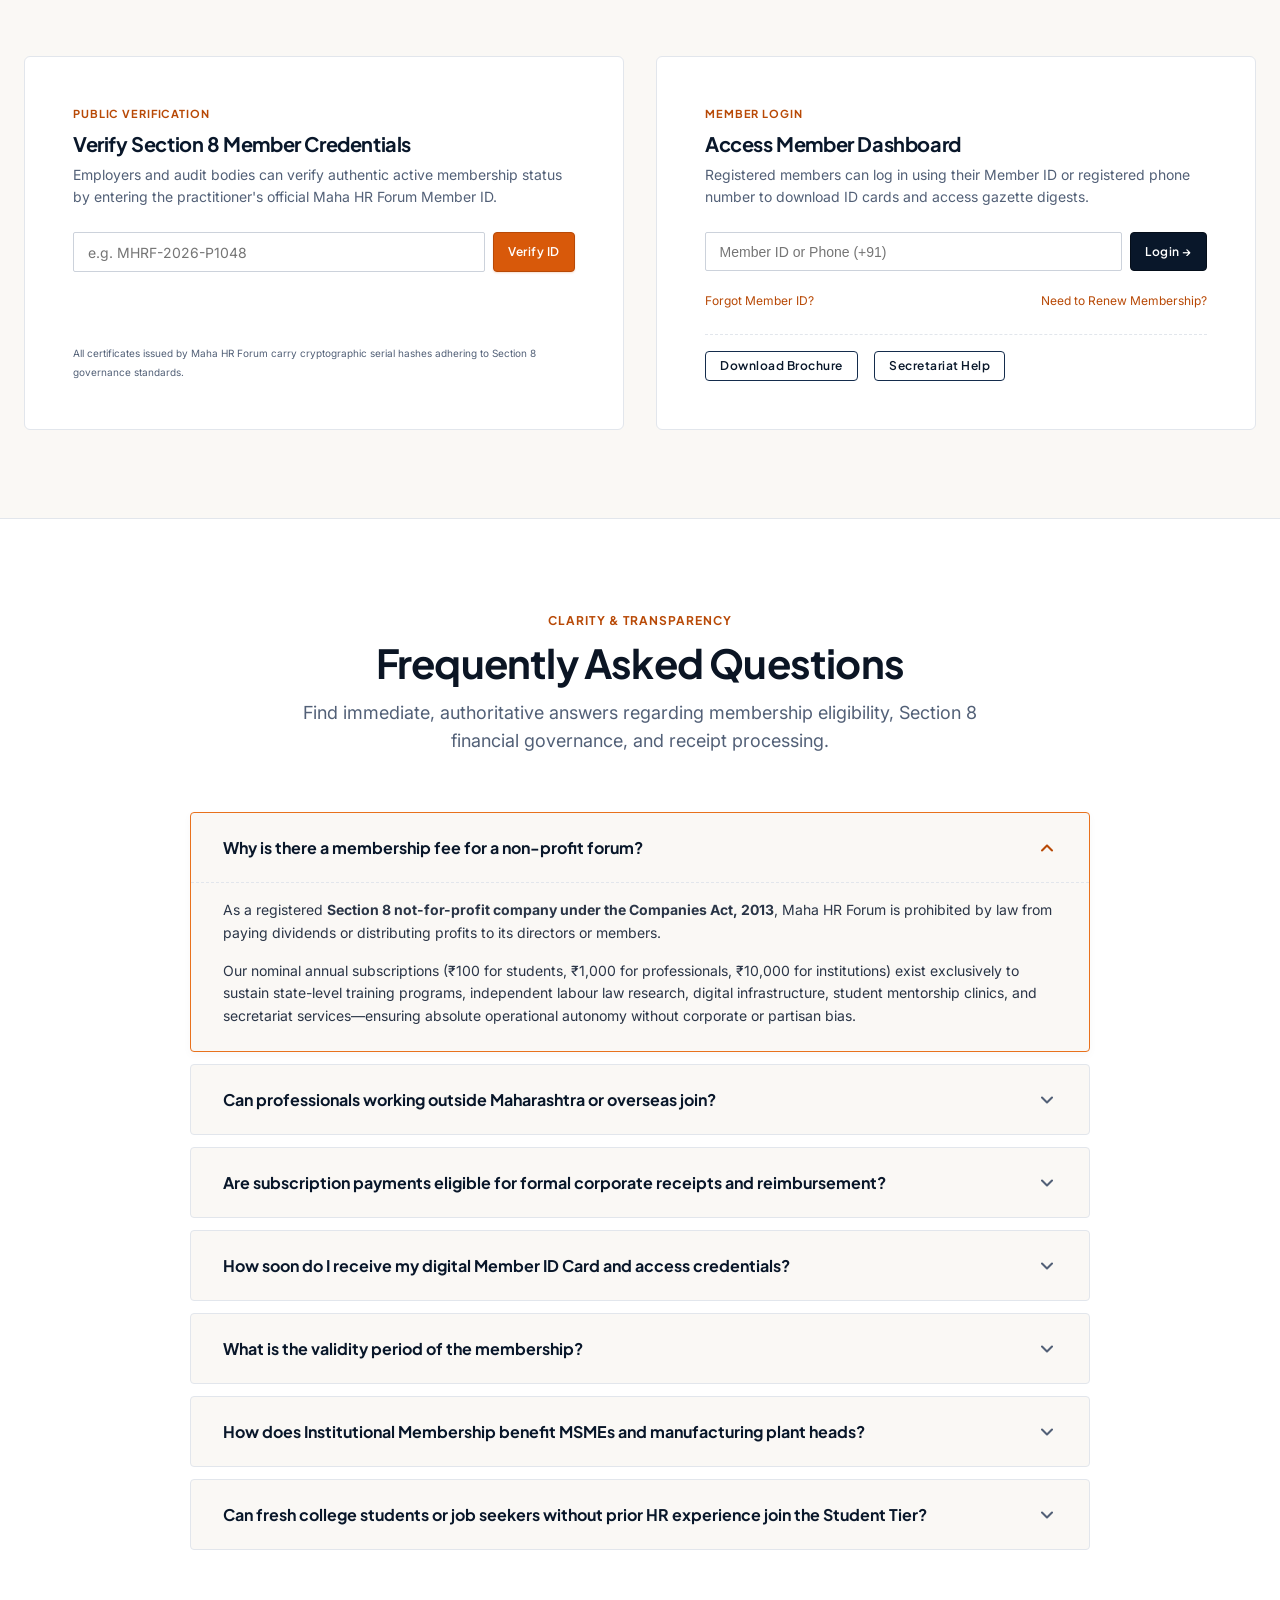
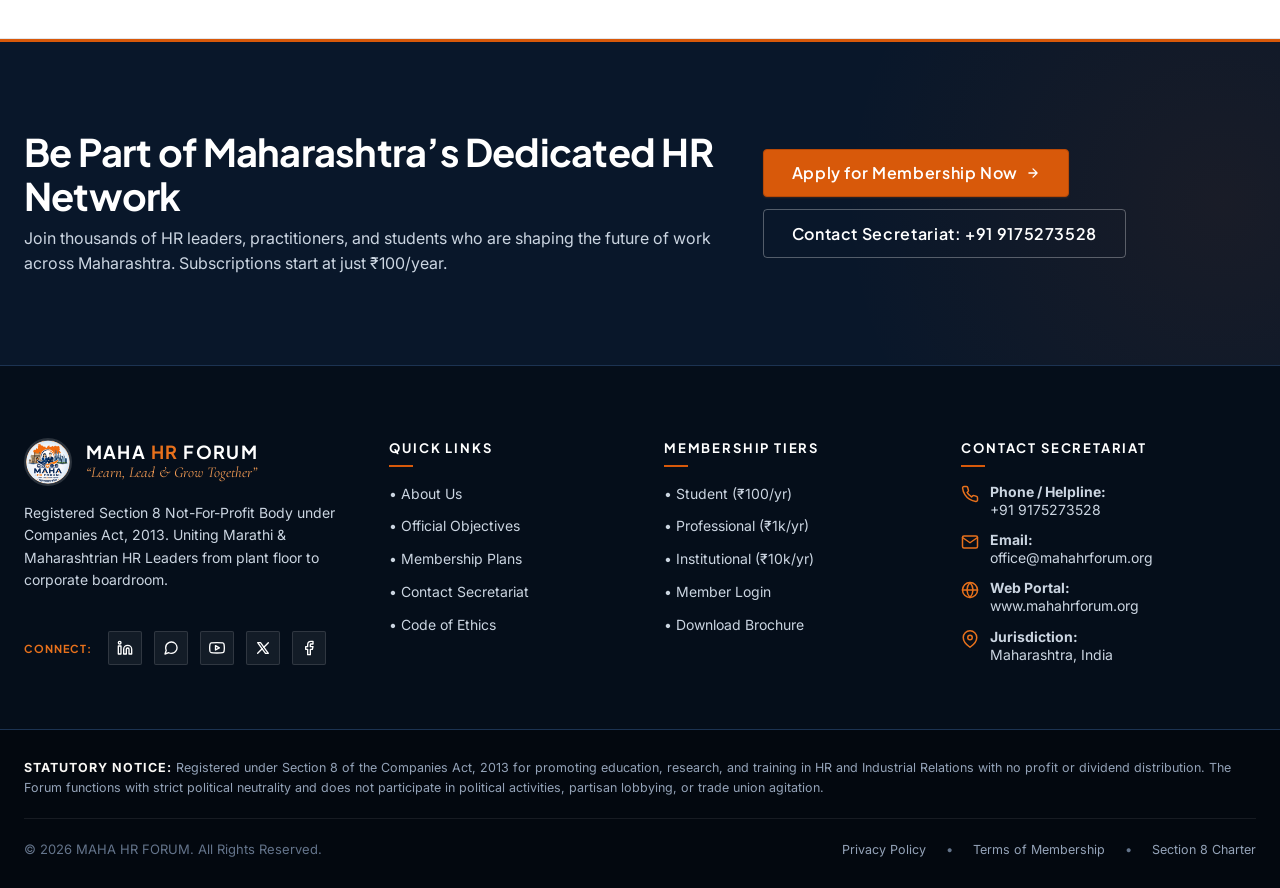
<file: membership.html>
<!DOCTYPE html>
<html lang="en">
<head>
  <meta charset="UTF-8">
  <meta name="viewport" content="width=device-width, initial-scale=1.0">
  
  <!-- SEO & Canonical Metadata -->
  <title>Membership Plans | Maha HR Forum | Student, Professional &amp; Institutional</title>
  <meta name="description" content="Join Maha HR Forum. Student Plan: ₹100/yr, Professional Plan: ₹1,000/yr, Institutional Plan: ₹10,000/yr. Transparent Section 8 non-profit fees for Maharashtra HR fraternity.">
  <meta name="keywords" content="Maha HR Forum membership, HR membership Maharashtra, Student HR forum, Professional HR certification, Institutional HR tie-up, MIDC HR membership, Shivram Thavare, Labour Law compliance Maharashtra">
  <meta name="author" content="MAHA HR FORUM">
  <link rel="canonical" href="https://www.mahahrforum.org/membership.html">

  <!-- Open Graph / Social Media Metadata -->
  <meta property="og:type" content="website">
  <meta property="og:title" content="Membership Plans | Maha HR Forum | Student, Professional &amp; Institutional">
  <meta property="og:description" content="Transparent Section 8 non-profit memberships starting at ₹100/yr. Uniting HR, IR, Compliance &amp; People Leaders across Maharashtra.">
  <meta property="og:url" content="https://www.mahahrforum.org/membership.html">
  <meta property="og:image" content="assets/logo/Logo.jpeg">
  <meta property="og:site_name" content="MAHA HR FORUM">

  <!-- Twitter Metadata -->
  <meta name="twitter:card" content="summary_large_image">
  <meta name="twitter:title" content="Membership Plans | Maha HR Forum | Student, Professional &amp; Institutional">
  <meta name="twitter:description" content="Accessible tiered memberships for HR practitioners, students, and institutions across Maharashtra. Registered Section 8 Not-For-Profit.">
  <meta name="twitter:image" content="assets/logo/Logo.jpeg">

  <!-- Favicon -->
  <link rel="icon" type="image/jpeg" href="assets/logo/Logo.jpeg">

  <!-- Stylesheets -->
  <link rel="stylesheet" href="css/variables.css">
  <link rel="stylesheet" href="css/base.css">
  <link rel="stylesheet" href="css/components.css">
  <link rel="stylesheet" href="css/header-footer.css">
  <link rel="stylesheet" href="css/membership.css">

  <!-- Structured Data / JSON-LD -->
  <script type="application/ld+json">
  {
    "@context": "https://schema.org",
    "@graph": [
      {
        "@type": "WebPage",
        "@id": "https://www.mahahrforum.org/membership.html",
        "url": "https://www.mahahrforum.org/membership.html",
        "name": "Membership Plans | Maha HR Forum",
        "description": "Join Maha HR Forum. Student Plan: ₹100/yr, Professional Plan: ₹1,000/yr, Institutional Plan: ₹10,000/yr. Transparent Section 8 non-profit fees.",
        "isPartOf": {
          "@type": "WebSite",
          "@id": "https://www.mahahrforum.org/#website",
          "url": "https://www.mahahrforum.org",
          "name": "MAHA HR FORUM"
        }
      },
      {
        "@type": "NGO",
        "@id": "https://www.mahahrforum.org/#organization",
        "name": "MAHA HR FORUM",
        "legalName": "MAHA HR FORUM (Section 8 Not-For-Profit Company)",
        "founder": {
          "@type": "Person",
          "name": "Shivram Thavare"
        },
        "slogan": "Learn, Lead & Grow Together",
        "url": "https://www.mahahrforum.org",
        "logo": "https://www.mahahrforum.org/assets/logo/Logo.jpeg",
        "contactPoint": {
          "@type": "ContactPoint",
          "telephone": "+91-9175273528",
          "contactType": "Secretariat",
          "email": "office@mahahrforum.org"
        }
      },
      {
        "@type": "FAQPage",
        "mainEntity": [
          {
            "@type": "Question",
            "name": "Why is there a membership fee?",
            "acceptedAnswer": {
              "@type": "Answer",
              "text": "As a registered Section 8 not-for-profit entity under the Companies Act, 2013, subscriptions directly fund our training programs, practical research, student mentorship clinics, and technological infrastructure without corporate bias or profit motives."
            }
          },
          {
            "@type": "Question",
            "name": "Can professionals working outside Maharashtra join?",
            "acceptedAnswer": {
              "@type": "Answer",
              "text": "Yes. Any Marathi or Maharashtrian HR practitioner across India or globally, or any professional handling Maharashtra factory operations, is warmly welcome."
            }
          },
          {
            "@type": "Question",
            "name": "Are payments eligible for formal corporate receipts?",
            "acceptedAnswer": {
              "@type": "Answer",
              "text": "Yes. An official Section 8 institutional receipt and formal tax invoice are generated immediately upon registration for expense reimbursement and accounting."
            }
          }
        ]
      }
    ]
  }
  </script>
</head>
<body>

  <!-- =========================================================================
       1. GLOBAL ANNOUNCEMENT BAR
       ========================================================================= -->
  <div class="announcement-bar">
    <div class="container announcement-bar__inner">
      <span class="announcement-bar__badge">Notice</span>
      <span>Registered Section 8 Not-For-Profit Body under Companies Act, 2013</span>
      <span aria-hidden="true">&bull;</span>
      <a href="#tiers" class="announcement-bar__link">
        Explore Membership Tiers (From &#8377;100/yr) &rarr;
      </a>
    </div>
  </div>

  <!-- =========================================================================
       2. GLOBAL HEADER & NAVIGATION
       ========================================================================= -->
  <header class="site-header" id="site-header">
    <div class="container site-header__container">
      <!-- Official Emblem Branding -->
      <a href="index.html" class="site-brand" aria-label="MAHA HR FORUM Home">
        <img 
          src="assets/logo/Logo.jpeg" 
          alt="Maha HR Forum Emblem" 
          class="site-brand__logo"
          width="48"
          height="48"
        >
        <div class="site-brand__text">
          <span class="site-brand__title">MAHA <span>HR</span> FORUM</span>
          <span class="site-brand__tagline">Learn, Lead &amp; Grow Together</span>
        </div>
      </a>

      <!-- Desktop Primary Navigation -->
      <nav class="site-nav" aria-label="Primary Navigation">
        <ul class="site-nav__list">
          <li><a href="index.html" class="site-nav__link">Home</a></li>
          <li><a href="about.html" class="site-nav__link">About Us</a></li>
          <li><a href="objectives.html" class="site-nav__link">Objectives</a></li>
          <li><a href="membership.html" class="site-nav__link active" aria-current="page">Membership</a></li>
          <li><a href="contact.html" class="site-nav__link">Contact Us</a></li>
        </ul>
      </nav>

      <!-- Action Buttons -->
      <div class="site-header__actions">
        <a href="#portal" class="btn btn-header-login" id="btn-header-login">
          Member Login
        </a>
        <a href="#application" class="btn btn-header-join" id="btn-header-join">
          Join Forum
          <svg width="14" height="14" viewBox="0 0 24 24" fill="none" stroke="currentColor" stroke-width="2.2" stroke-linecap="round" stroke-linejoin="round" aria-hidden="true"><path d="M5 12h14M12 5l7 7-7 7"/></svg>
        </a>

        <!-- Mobile Navigation Toggle -->
        <button 
          type="button" 
          class="mobile-toggle" 
          aria-label="Toggle navigation menu" 
          aria-expanded="false" 
          aria-controls="mobile-drawer"
        >
          <svg viewBox="0 0 24 24" fill="none" stroke="currentColor" stroke-width="2" stroke-linecap="round" stroke-linejoin="round"><line x1="3" y1="12" x2="21" y2="12"></line><line x1="3" y1="6" x2="21" y2="6"></line><line x1="3" y1="18" x2="21" y2="18"></line></svg>
        </button>
      </div>
    </div>
  </header>

  <!-- Mobile Drawer Menu -->
  <div class="mobile-drawer" id="mobile-drawer" role="dialog" aria-modal="true" aria-label="Mobile Navigation">
    <div class="mobile-drawer__panel">
      <div class="mobile-drawer__header">
        <span class="site-brand__title">MAHA <span>HR</span> FORUM</span>
        <button type="button" class="mobile-drawer__close" aria-label="Close menu">&times;</button>
      </div>
      <nav class="mobile-drawer__nav">
        <a href="index.html" class="mobile-drawer__link">
          Home <span>&rarr;</span>
        </a>
        <a href="about.html" class="mobile-drawer__link">
          About Us <span>&rarr;</span>
        </a>
        <a href="objectives.html" class="mobile-drawer__link">
          Objectives <span>&rarr;</span>
        </a>
        <a href="membership.html" class="mobile-drawer__link active" aria-current="page">
          Membership <span>&rarr;</span>
        </a>
        <a href="contact.html" class="mobile-drawer__link">
          Contact Us <span>&rarr;</span>
        </a>
      </nav>
      <div class="mobile-drawer__actions">
        <a href="#application" class="btn btn-primary btn-block">
          Join the Forum
        </a>
        <a href="#portal" class="btn btn-secondary btn-block">
          Member Login
        </a>
        <p class="mobile-drawer__contact-note">
          Helpline: <strong>+91 9175273528</strong><br>
          office@mahahrforum.org
        </p>
      </div>
    </div>
  </div>

  <main id="main-content">
    <!-- =========================================================================
         3. MEMBERSHIP HERO SECTION & BREADCRUMB
         ========================================================================= -->
    <section class="membership-hero" aria-labelledby="membership-hero-title">
      <div class="container membership-hero__container">
        <!-- Breadcrumb Navigation -->
        <nav class="membership-breadcrumb" aria-label="Breadcrumb">
          <a href="index.html">Home</a>
          <span class="membership-breadcrumb__sep" aria-hidden="true">&rsaquo;</span>
          <span class="membership-breadcrumb__current" aria-current="page">Membership Plans</span>
        </nav>

        <!-- Eyebrow Badge -->
        <div class="membership-hero__eyebrow">
          <svg width="14" height="14" viewBox="0 0 24 24" fill="none" stroke="currentColor" stroke-width="2" stroke-linecap="round" stroke-linejoin="round" aria-hidden="true"><rect x="3" y="4" width="18" height="18" rx="2" ry="2"/><line x1="16" y1="2" x2="16" y2="6"/><line x1="8" y1="2" x2="8" y2="6"/><line x1="3" y1="10" x2="21" y2="10"/></svg>
          <span>Professional Association &amp; Tiers &bull; Section 8 Non-Profit</span>
        </div>

        <!-- Main H1 Headline -->
        <h1 class="membership-hero__title" id="membership-hero-title">
          Membership Plans &amp; Professional Pathways
          <span class="membership-hero__title-accent">Empowering Maharashtra’s HR &amp; IR Fraternity</span>
        </h1>

        <!-- Lead Paragraph -->
        <p class="membership-hero__lead">
          MAHA HR FORUM offers accessible, tiered memberships to support individuals and institutions at every stage of their professional journey—from college classrooms to corporate boardrooms. Operating under Section 8 of the Companies Act, 2013, our nominal annual dues directly support training, research, and community development with zero profit motive.
        </p>

        <!-- Trust Badges / Chips Group -->
        <div class="membership-hero__chips" aria-label="Membership Highlights">
          <div class="membership-chip">
            <svg width="14" height="14" viewBox="0 0 24 24" fill="none" stroke="currentColor" stroke-width="2" stroke-linecap="round" stroke-linejoin="round"><path d="M12 22s8-4 8-10V5l-8-3-8 3v7c0 6 8 10 8 10z"/></svg>
            <span>Section 8 Non-Profit Certified</span>
          </div>
          <div class="membership-chip">
            <svg width="14" height="14" viewBox="0 0 24 24" fill="none" stroke="currentColor" stroke-width="2" stroke-linecap="round" stroke-linejoin="round"><line x1="12" y1="1" x2="12" y2="23"/><path d="M17 5H9.5a3.5 3.5 0 0 0 0 7h5a3.5 3.5 0 0 1 0 7H6"/></svg>
            <span>Nominal Subscriptions (From ₹100/yr)</span>
          </div>
          <div class="membership-chip">
            <svg width="14" height="14" viewBox="0 0 24 24" fill="none" stroke="currentColor" stroke-width="2" stroke-linecap="round" stroke-linejoin="round"><circle cx="12" cy="12" r="10"/><polyline points="12 6 12 12 16 14"/></svg>
            <span>Instant Digital ID &amp; Credentials</span>
          </div>
          <div class="membership-chip">
            <svg width="14" height="14" viewBox="0 0 24 24" fill="none" stroke="currentColor" stroke-width="2" stroke-linecap="round" stroke-linejoin="round"><circle cx="12" cy="12" r="10"/><line x1="2" y1="12" x2="22" y2="12"/><path d="M12 2a15.3 15.3 0 0 1 4 10 15.3 15.3 0 0 1-4 10 15.3 15.3 0 0 1-4-10 15.3 15.3 0 0 1 4-10z"/></svg>
            <span>36 Districts &amp; Global Maharashtrian Network</span>
          </div>
        </div>

        <!-- Quick Jump Navigation -->
        <div class="membership-quicknav" aria-label="In-page Navigation">
          <span class="membership-quicknav__label">Jump To:</span>
          <a href="#overview" class="membership-quicknav__link">Overview &amp; Philosophy</a>
          <a href="#tiers" class="membership-quicknav__link">3 Membership Tiers</a>
          <a href="#comparison" class="membership-quicknav__link">Comparison Matrix</a>
          <a href="#process" class="membership-quicknav__link">4-Step Enrolment</a>
          <a href="#application" class="membership-quicknav__link">Enrolment Form</a>
          <a href="#portal" class="membership-quicknav__link">Member Services</a>
          <a href="#faqs" class="membership-quicknav__link">Membership FAQs</a>
        </div>
      </div>
    </section>

    <!-- =========================================================================
         4. SECTION 1: MEMBERSHIP OVERVIEW & PHILOSOPHY
         ========================================================================= -->
    <section class="section-py membership-philosophy" id="overview" aria-labelledby="overview-heading">
      <div class="container">
        <div class="philosophy-grid">
          <!-- Left Column: Philosophy Narrative -->
          <div>
            <span class="section-eyebrow">Institutional Philosophy</span>
            <h2 class="section-title" id="overview-heading">
              Why Join Maha HR Forum?
            </h2>
            <p class="section-desc" style="margin-bottom: var(--space-md);">
              Across Maharashtra’s manufacturing belts, IT hubs, MSME clusters, and commercial centres, HR professionals bear the responsibility of steering India's industrial engine. Maha HR Forum unites this fraternity under one institutional umbrella.
            </p>

            <div class="philosophy-quote-box">
              “Language and regional identity should never be a barrier to professional excellence—they are our greatest strength. We blend Maharashtra’s ethos of industrial harmony with world-class HR benchmarks.”
            </div>

            <p style="font-size: var(--text-sm); line-height: var(--lh-base); color: var(--color-text-body);">
              Governed strictly under Section 8 of the Companies Act, 2013, our fee architecture is intentionally non-commercial. Subscriptions exist solely to sustain high-caliber statutory training, legal research, youth employability drives, and member services with complete transparency and political neutrality.
            </p>
          </div>

          <!-- Right Column: 4 Pillars of Value -->
          <div class="philosophy-pillars">
            <div class="philosophy-pillar-card">
              <div class="pillar-icon">
                <svg width="20" height="20" viewBox="0 0 24 24" fill="none" stroke="currentColor" stroke-width="2" stroke-linecap="round" stroke-linejoin="round"><path d="M17 21v-2a4 4 0 0 0-4-4H5a4 4 0 0 0-4 4v2"/><circle cx="9" cy="7" r="4"/><path d="M23 21v-2a4 4 0 0 0-3-3.87"/><path d="M16 3.13a4 4 0 0 1 0 7.75"/></svg>
              </div>
              <h3 class="pillar-title">Statewide Solidarity</h3>
              <p class="pillar-desc">
                Connecting shopfloor IR officers across MIDC industrial corridors with corporate leaders in Mumbai and Pune.
              </p>
            </div>

            <div class="philosophy-pillar-card">
              <div class="pillar-icon">
                <svg width="20" height="20" viewBox="0 0 24 24" fill="none" stroke="currentColor" stroke-width="2" stroke-linecap="round" stroke-linejoin="round"><path d="M14 2H6a2 2 0 0 0-2 2v16a2 2 0 0 0 2 2h12a2 2 0 0 0 2-2V8z"/><polyline points="14 2 14 8 20 8"/><line x1="16" y1="13" x2="8" y2="13"/><line x1="16" y1="17" x2="8" y2="17"/></svg>
              </div>
              <h3 class="pillar-title">Statutory Mastery</h3>
              <p class="pillar-desc">
                Direct insights and compliance calendars on the 4 Labour Codes, EPF, ESIC, Factories Act, and POSH Act 2013.
              </p>
            </div>

            <div class="philosophy-pillar-card">
              <div class="pillar-icon">
                <svg width="20" height="20" viewBox="0 0 24 24" fill="none" stroke="currentColor" stroke-width="2" stroke-linecap="round" stroke-linejoin="round"><path d="M22 10v6M2 10l10-5 10 5-10 5z"/><path d="M6 12v5c3 3 9 3 12 0v-5"/></svg>
              </div>
              <h3 class="pillar-title">Youth Mentorship</h3>
              <p class="pillar-desc">
                Opening verified doors for MSW, MBA, and Law freshers through CV clinics, apprenticeships, and placement drives.
              </p>
            </div>

            <div class="philosophy-pillar-card">
              <div class="pillar-icon">
                <svg width="20" height="20" viewBox="0 0 24 24" fill="none" stroke="currentColor" stroke-width="2" stroke-linecap="round" stroke-linejoin="round"><path d="M12 22s8-4 8-10V5l-8-3-8 3v7c0 6 8 10 8 10z"/></svg>
              </div>
              <h3 class="pillar-title">Section 8 Neutrality</h3>
              <p class="pillar-desc">
                100% non-political and non-partisan. Zero dividends or profits distributed to members or directors.
              </p>
            </div>
          </div>
        </div>

        <!-- Statewide Impact Metrics Bar -->
        <div class="membership-metrics-bar">
          <div class="metric-item">
            <div class="metric-value" data-counter="36">36</div>
            <div class="metric-label">Districts Covered</div>
            <p class="metric-sub">Across MIDC corridors &amp; metros statewide</p>
          </div>
          <div class="metric-item">
            <div class="metric-value" data-counter="5000" data-suffix="+">5,000+</div>
            <div class="metric-label">HR Professionals</div>
            <p class="metric-sub">Manufacturing, IT, MSME &amp; BFSI sectors</p>
          </div>
          <div class="metric-item">
            <div class="metric-value" data-prefix="₹">₹100</div>
            <div class="metric-label">Accessible Entry</div>
            <p class="metric-sub">Zero barrier for students &amp; fresh apprentices</p>
          </div>
          <div class="metric-item">
            <div class="metric-value" data-counter="100" data-suffix="%">100%</div>
            <div class="metric-label">Reinvested in Education</div>
            <p class="metric-sub">Strict Section 8 non-profit governance</p>
          </div>
        </div>
      </div>
    </section>

    <!-- =========================================================================
         5. SECTION 2: MEMBERSHIP CATEGORIES (THE 3 TIERS)
         ========================================================================= -->
    <section class="section-py membership-tiers-section" id="tiers" aria-labelledby="tiers-heading">
      <div class="container">
        <div class="section-header section-header--centered">
          <span class="section-eyebrow">Professional Association Plans</span>
          <h2 class="section-title" id="tiers-heading">Select Your Membership Tier</h2>
          <p class="section-desc">
            Clear, transparent annual subscription plans designed specifically for students, working practitioners, and progressive institutions.
          </p>
        </div>

        <div class="tiers-grid">
          <!-- Tier 1: Student / Beneficiary Member -->
          <article class="tier-card-expanded" id="student" style="scroll-margin-top: 100px;">
            <div class="tier-card__header">
              <h3 class="tier-card__tier-name">Student / Beneficiary</h3>
              <p class="tier-card__target">
                For Students in HR, MSW, MBA, Law, Commerce, fresh graduates, job seekers &amp; apprentices.
              </p>
              <div class="tier-card__price-wrap">
                <span class="tier-card__currency">₹</span>
                <span class="tier-card__price">100</span>
                <span class="tier-card__tenure">/ year</span>
              </div>
              <div class="tier-card__tax-note">Nominal Section 8 Student Subsidy Fee</div>
            </div>

            <div class="tier-card__body">
              <div class="tier-card__inclusions-title">Key Inclusions &amp; Deliverables</div>
              <ul class="tier-card__list">
                <li class="tier-card__item">
                  <svg width="18" height="18" viewBox="0 0 24 24" fill="none" stroke="currentColor" stroke-width="2.5" stroke-linecap="round" stroke-linejoin="round" aria-hidden="true"><polyline points="20 6 9 17 4 12"/></svg>
                  <span><strong>Access to foundational webinars</strong> on HR, Industrial Relations, and Labour Laws.</span>
                </li>
                <li class="tier-card__item">
                  <svg width="18" height="18" viewBox="0 0 24 24" fill="none" stroke="currentColor" stroke-width="2.5" stroke-linecap="round" stroke-linejoin="round" aria-hidden="true"><polyline points="20 6 9 17 4 12"/></svg>
                  <span><strong>Resume review clinics</strong> and mock interview preparation guidance by senior HR mentors.</span>
                </li>
                <li class="tier-card__item">
                  <svg width="18" height="18" viewBox="0 0 24 24" fill="none" stroke="currentColor" stroke-width="2.5" stroke-linecap="round" stroke-linejoin="round" aria-hidden="true"><polyline points="20 6 9 17 4 12"/></svg>
                  <span><strong>Direct internship &amp; apprenticeship</strong> opportunities with verified Maharashtra employers.</span>
                </li>
                <li class="tier-card__item">
                  <svg width="18" height="18" viewBox="0 0 24 24" fill="none" stroke="currentColor" stroke-width="2.5" stroke-linecap="round" stroke-linejoin="round" aria-hidden="true"><polyline points="20 6 9 17 4 12"/></svg>
                  <span><strong>Plain-language statutory guides</strong> to workers’ rights (EPF, ESIC, Minimum Wages).</span>
                </li>
                <li class="tier-card__item">
                  <svg width="18" height="18" viewBox="0 0 24 24" fill="none" stroke="currentColor" stroke-width="2.5" stroke-linecap="round" stroke-linejoin="round" aria-hidden="true"><polyline points="20 6 9 17 4 12"/></svg>
                  <span><strong>Maha HR Digital Student ID Card</strong> and verified digital credentials for LinkedIn.</span>
                </li>
              </ul>
            </div>

            <div class="tier-card__footer">
              <a href="#application" class="btn btn-secondary btn-block tier-select-btn" data-plan="student">
                Enroll as Student Member — ₹100
              </a>
              <div class="tier-card__guarantee">
                <svg width="13" height="13" viewBox="0 0 24 24" fill="none" stroke="currentColor" stroke-width="2" stroke-linecap="round" stroke-linejoin="round"><path d="M12 22s8-4 8-10V5l-8-3-8 3v7c0 6 8 10 8 10z"/></svg>
                <span>Instant Digital Onboarding &bull; Valid for 1 Year</span>
              </div>
            </div>
          </article>

          <!-- Tier 2: Professional Member (Featured / Recommended) -->
          <article class="tier-card-expanded tier-card-expanded--featured" id="professional" style="scroll-margin-top: 100px;">
            <div class="tier-card__ribbon">Most Popular &bull; Practitioner Choice</div>
            
            <div class="tier-card__header">
              <h3 class="tier-card__tier-name">Professional Member</h3>
              <p class="tier-card__target">
                For Practicing HR executives, IR managers, compliance officers, payroll heads, and consultants.
              </p>
              <div class="tier-card__price-wrap">
                <span class="tier-card__currency">₹</span>
                <span class="tier-card__price">1,000</span>
                <span class="tier-card__tenure">/ year</span>
              </div>
              <div class="tier-card__tax-note">Includes Official Section 8 Invoiced Receipt</div>
            </div>

            <div class="tier-card__body">
              <div class="tier-card__inclusions-title">Complete Practitioner Deliverables</div>
              <ul class="tier-card__list">
                <li class="tier-card__item">
                  <svg width="18" height="18" viewBox="0 0 24 24" fill="none" stroke="currentColor" stroke-width="2.5" stroke-linecap="round" stroke-linejoin="round" aria-hidden="true"><polyline points="20 6 9 17 4 12"/></svg>
                  <span><strong>Statewide Professional Network Directory</strong> connecting thousands of HR leaders.</span>
                </li>
                <li class="tier-card__item">
                  <svg width="18" height="18" viewBox="0 0 24 24" fill="none" stroke="currentColor" stroke-width="2.5" stroke-linecap="round" stroke-linejoin="round" aria-hidden="true"><polyline points="20 6 9 17 4 12"/></svg>
                  <span><strong>Real-time statutory circulars</strong> and Maharashtra labour gazette notification digests.</span>
                </li>
                <li class="tier-card__item">
                  <svg width="18" height="18" viewBox="0 0 24 24" fill="none" stroke="currentColor" stroke-width="2.5" stroke-linecap="round" stroke-linejoin="round" aria-hidden="true"><polyline points="20 6 9 17 4 12"/></svg>
                  <span><strong>CPD Masterclasses &amp; Certifications</strong> on 4 Labour Codes, POSH, and Domestic Inquiries.</span>
                </li>
                <li class="tier-card__item">
                  <svg width="18" height="18" viewBox="0 0 24 24" fill="none" stroke="currentColor" stroke-width="2.5" stroke-linecap="round" stroke-linejoin="round" aria-hidden="true"><polyline points="20 6 9 17 4 12"/></svg>
                  <span><strong>Digital HR, People Analytics &amp; AI</strong> in Human Resources practical training modules.</span>
                </li>
                <li class="tier-card__item">
                  <svg width="18" height="18" viewBox="0 0 24 24" fill="none" stroke="currentColor" stroke-width="2.5" stroke-linecap="round" stroke-linejoin="round" aria-hidden="true"><polyline points="20 6 9 17 4 12"/></svg>
                  <span><strong>Peer IR dispute support forum</strong> for confidential guidance on shopfloor friction.</span>
                </li>
                <li class="tier-card__item">
                  <svg width="18" height="18" viewBox="0 0 24 24" fill="none" stroke="currentColor" stroke-width="2.5" stroke-linecap="round" stroke-linejoin="round" aria-hidden="true"><polyline points="20 6 9 17 4 12"/></svg>
                  <span><strong>Maha HR Certified Professional ID</strong> &amp; digital credential badge for professional branding.</span>
                </li>
              </ul>
            </div>

            <div class="tier-card__footer">
              <a href="#application" class="btn btn-primary btn-block tier-select-btn" data-plan="professional">
                Join as Professional Member — ₹1,000
              </a>
              <div class="tier-card__guarantee">
                <svg width="13" height="13" viewBox="0 0 24 24" fill="none" stroke="currentColor" stroke-width="2" stroke-linecap="round" stroke-linejoin="round"><path d="M12 22s8-4 8-10V5l-8-3-8 3v7c0 6 8 10 8 10z"/></svg>
                <span>Full Directory &amp; Circular Access &bull; 30–50% Summit Discounts</span>
              </div>
            </div>
          </article>

          <!-- Tier 3: Institutional Member -->
          <article class="tier-card-expanded" id="institutional" style="scroll-margin-top: 100px;">
            <div class="tier-card__header">
              <h3 class="tier-card__tier-name">Institutional Member</h3>
              <p class="tier-card__target">
                For Manufacturing units, MSMEs, IT corporations, colleges, universities &amp; industry bodies.
              </p>
              <div class="tier-card__price-wrap">
                <span class="tier-card__currency">₹</span>
                <span class="tier-card__price">10,000</span>
                <span class="tier-card__tenure">/ year</span>
              </div>
              <div class="tier-card__tax-note">Section 8 Corporate Invoicing &amp; Certificate Plaque</div>
            </div>

            <div class="tier-card__body">
              <div class="tier-card__inclusions-title">Corporate &amp; Campus Inclusions</div>
              <ul class="tier-card__list">
                <li class="tier-card__item">
                  <svg width="18" height="18" viewBox="0 0 24 24" fill="none" stroke="currentColor" stroke-width="2.5" stroke-linecap="round" stroke-linejoin="round" aria-hidden="true"><polyline points="20 6 9 17 4 12"/></svg>
                  <span><strong>In-house corporate training module</strong> on Statutory Compliance, POSH IC, or Safety.</span>
                </li>
                <li class="tier-card__item">
                  <svg width="18" height="18" viewBox="0 0 24 24" fill="none" stroke="currentColor" stroke-width="2.5" stroke-linecap="round" stroke-linejoin="round" aria-hidden="true"><polyline points="20 6 9 17 4 12"/></svg>
                  <span><strong>Direct campus recruitment</strong> &amp; employer placement booth access at State HR job fairs.</span>
                </li>
                <li class="tier-card__item">
                  <svg width="18" height="18" viewBox="0 0 24 24" fill="none" stroke="currentColor" stroke-width="2.5" stroke-linecap="round" stroke-linejoin="round" aria-hidden="true"><polyline points="20 6 9 17 4 12"/></svg>
                  <span><strong>Statutory compliance health-check advisory</strong> and audit readiness checklists for factories.</span>
                </li>
                <li class="tier-card__item">
                  <svg width="18" height="18" viewBox="0 0 24 24" fill="none" stroke="currentColor" stroke-width="2.5" stroke-linecap="round" stroke-linejoin="round" aria-hidden="true"><polyline points="20 6 9 17 4 12"/></svg>
                  <span><strong>3 designated full-access delegate passes</strong> for internal HR and plant leadership.</span>
                </li>
                <li class="tier-card__item">
                  <svg width="18" height="18" viewBox="0 0 24 24" fill="none" stroke="currentColor" stroke-width="2.5" stroke-linecap="round" stroke-linejoin="round" aria-hidden="true"><polyline points="20 6 9 17 4 12"/></svg>
                  <span><strong>Brand visibility as an institutional supporter</strong> on official portals and publications.</span>
                </li>
                <li class="tier-card__item">
                  <svg width="18" height="18" viewBox="0 0 24 24" fill="none" stroke="currentColor" stroke-width="2.5" stroke-linecap="round" stroke-linejoin="round" aria-hidden="true"><polyline points="20 6 9 17 4 12"/></svg>
                  <span><strong>Official framed institutional plaque</strong> and formal Section 8 CSR/partnership eligibility.</span>
                </li>
              </ul>
            </div>

            <div class="tier-card__footer">
              <a href="#application" class="btn btn-secondary btn-block tier-select-btn" data-plan="institutional">
                Register as Institutional Partner — ₹10,000
              </a>
              <div class="tier-card__guarantee">
                <svg width="13" height="13" viewBox="0 0 24 24" fill="none" stroke="currentColor" stroke-width="2" stroke-linecap="round" stroke-linejoin="round"><path d="M12 22s8-4 8-10V5l-8-3-8 3v7c0 6 8 10 8 10z"/></svg>
                <span>3 Passes Included &bull; Corporate Tax Invoicing</span>
              </div>
            </div>
          </article>
        </div>
      </div>
    </section>

    <!-- =========================================================================
         6. SECTION 3: COMPREHENSIVE FEATURE COMPARISON MATRIX
         ========================================================================= -->
    <section class="section-py membership-comparison-section" id="comparison" aria-labelledby="comparison-heading">
      <div class="container">
        <div class="section-header section-header--centered">
          <span class="section-eyebrow">Detailed Evaluation</span>
          <h2 class="section-title" id="comparison-heading">Feature Comparison Matrix</h2>
          <p class="section-desc">
            Review detailed deliverables side by side to determine the exact level of support that fits your career or organization.
          </p>
        </div>

        <div class="comparison-table-wrapper">
          <table class="comparison-table" aria-label="Membership Tiers Comparison Matrix">
            <thead>
              <tr>
                <th class="col-feature" scope="col">Deliverables &amp; Entitlements</th>
                <th class="col-tier" scope="col">
                  <span class="comparison-th-tier-title">Student / Beneficiary</span>
                  <span class="comparison-th-tier-price">₹100 / year</span>
                </th>
                <th class="col-tier col-tier--featured" scope="col">
                  <span class="comparison-th-tier-title">Professional Member</span>
                  <span class="comparison-th-tier-price">₹1,000 / year</span>
                </th>
                <th class="col-tier" scope="col">
                  <span class="comparison-th-tier-title">Institutional Member</span>
                  <span class="comparison-th-tier-price">₹10,000 / year</span>
                </th>
              </tr>
            </thead>
            <tbody>
              <!-- Category 1: Credentials & Identity -->
              <tr class="comparison-category-row">
                <td colspan="4">1. Credentials &amp; Institutional Recognition</td>
              </tr>
              <tr class="comparison-row">
                <td class="cell-feature-title">
                  Digital Certificate &amp; Member ID
                  <span class="comparison-feature-desc">Official Section 8 membership verification and digital ID</span>
                </td>
                <td class="cell-center">
                  <span class="check-icon" aria-label="Yes"><svg width="14" height="14" viewBox="0 0 24 24" fill="none" stroke="currentColor" stroke-width="3" stroke-linecap="round" stroke-linejoin="round"><polyline points="20 6 9 17 4 12"/></svg></span>
                  <span class="badge-inclusion" style="margin-top:4px;">Digital Card</span>
                </td>
                <td class="cell-center cell-featured">
                  <span class="check-icon" aria-label="Yes"><svg width="14" height="14" viewBox="0 0 24 24" fill="none" stroke="currentColor" stroke-width="3" stroke-linecap="round" stroke-linejoin="round"><polyline points="20 6 9 17 4 12"/></svg></span>
                  <span class="badge-inclusion" style="margin-top:4px;">Certified ID</span>
                </td>
                <td class="cell-center">
                  <span class="check-icon" aria-label="Yes"><svg width="14" height="14" viewBox="0 0 24 24" fill="none" stroke="currentColor" stroke-width="3" stroke-linecap="round" stroke-linejoin="round"><polyline points="20 6 9 17 4 12"/></svg></span>
                  <span class="badge-inclusion" style="margin-top:4px;">Framed Plaque + ID</span>
                </td>
              </tr>
              <tr class="comparison-row">
                <td class="cell-feature-title">
                  Brand Visibility &amp; Institutional Supporter Listing
                  <span class="comparison-feature-desc">Recognition across forum publications, portals, and events</span>
                </td>
                <td class="cell-center">
                  <span class="cross-icon" aria-label="No">&times;</span>
                </td>
                <td class="cell-center cell-featured">
                  <span class="cross-icon" aria-label="No">&times;</span>
                </td>
                <td class="cell-center">
                  <span class="badge-inclusion">Official Supporter</span>
                </td>
              </tr>

              <!-- Category 2: Knowledge & Learning -->
              <tr class="comparison-category-row">
                <td colspan="4">2. Knowledge, Masterclasses &amp; Statutory Learning</td>
              </tr>
              <tr class="comparison-row">
                <td class="cell-feature-title">
                  Knowledge Webinars &amp; Study Sessions
                  <span class="comparison-feature-desc">Live and recorded sessions by distinguished advocates and HR heads</span>
                </td>
                <td class="cell-center">
                  <span class="badge-inclusion">Selected Sessions</span>
                </td>
                <td class="cell-center cell-featured">
                  <span class="badge-inclusion" style="background:#FFF0E6; color:#9C3D05; font-weight:700;">All Access Pass</span>
                </td>
                <td class="cell-center">
                  <span class="badge-inclusion">Up to 3 Delegates</span>
                </td>
              </tr>
              <tr class="comparison-row">
                <td class="cell-feature-title">
                  Statutory Circulars &amp; Labour Code Digests
                  <span class="comparison-feature-desc">Timely Maharashtra gazette notifications, wage revisions, and circulars</span>
                </td>
                <td class="cell-center">
                  <span class="badge-inclusion">Basic Summaries</span>
                </td>
                <td class="cell-center cell-featured">
                  <span class="badge-inclusion" style="background:#FFF0E6; color:#9C3D05; font-weight:700;">Complete Real-Time</span>
                </td>
                <td class="cell-center">
                  <span class="badge-inclusion">Complete + Advisory</span>
                </td>
              </tr>
              <tr class="comparison-row">
                <td class="cell-feature-title">
                  Digital HR, People Analytics &amp; AI Training
                  <span class="comparison-feature-desc">Hands-on modules preparing HR teams for modern technological shifts</span>
                </td>
                <td class="cell-center">
                  <span class="cross-icon" aria-label="No">&times;</span>
                </td>
                <td class="cell-center cell-featured">
                  <span class="check-icon" aria-label="Yes"><svg width="14" height="14" viewBox="0 0 24 24" fill="none" stroke="currentColor" stroke-width="3" stroke-linecap="round" stroke-linejoin="round"><polyline points="20 6 9 17 4 12"/></svg></span>
                </td>
                <td class="cell-center">
                  <span class="check-icon" aria-label="Yes"><svg width="14" height="14" viewBox="0 0 24 24" fill="none" stroke="currentColor" stroke-width="3" stroke-linecap="round" stroke-linejoin="round"><polyline points="20 6 9 17 4 12"/></svg></span>
                </td>
              </tr>

              <!-- Category 3: Career & Enterprise Solutions -->
              <tr class="comparison-category-row">
                <td colspan="4">3. Networking, Placements &amp; Corporate Services</td>
              </tr>
              <tr class="comparison-row">
                <td class="cell-feature-title">
                  Statewide HR &amp; IR Network Directory
                  <span class="comparison-feature-desc">Searchable contacts across 36 districts of Maharashtra</span>
                </td>
                <td class="cell-center">
                  <span class="cross-icon" aria-label="No">&times;</span>
                </td>
                <td class="cell-center cell-featured">
                  <span class="check-icon" aria-label="Yes"><svg width="14" height="14" viewBox="0 0 24 24" fill="none" stroke="currentColor" stroke-width="3" stroke-linecap="round" stroke-linejoin="round"><polyline points="20 6 9 17 4 12"/></svg></span>
                </td>
                <td class="cell-center">
                  <span class="check-icon" aria-label="Yes"><svg width="14" height="14" viewBox="0 0 24 24" fill="none" stroke="currentColor" stroke-width="3" stroke-linecap="round" stroke-linejoin="round"><polyline points="20 6 9 17 4 12"/></svg></span>
                </td>
              </tr>
              <tr class="comparison-row">
                <td class="cell-feature-title">
                  Internship &amp; Placement Support
                  <span class="comparison-feature-desc">Access to recruitment drives, job fairs, and campus connects</span>
                </td>
                <td class="cell-center">
                  <span class="badge-inclusion">Direct Job Access</span>
                </td>
                <td class="cell-center cell-featured">
                  <span class="badge-inclusion">Mentor Opportunities</span>
                </td>
                <td class="cell-center">
                  <span class="badge-inclusion">Employer Booth Access</span>
                </td>
              </tr>
              <tr class="comparison-row">
                <td class="cell-feature-title">
                  Discount on Annual State Conclaves &amp; Summits
                  <span class="comparison-feature-desc">Exclusive concessions on landmark physical conferences statewide</span>
                </td>
                <td class="cell-center">
                  <span class="badge-inclusion">Concessional Pass</span>
                </td>
                <td class="cell-center cell-featured">
                  <span class="badge-inclusion" style="background:#FFF0E6; color:#9C3D05; font-weight:700;">30%–50% Discount</span>
                </td>
                <td class="cell-center">
                  <span class="badge-inclusion">3 Passes Included</span>
                </td>
              </tr>
              <tr class="comparison-row">
                <td class="cell-feature-title">
                  In-House Corporate Training on POSH, Safety &amp; Audit
                  <span class="comparison-feature-desc">Tailored shopfloor sessions for company supervisors and staff</span>
                </td>
                <td class="cell-center">
                  <span class="cross-icon" aria-label="No">&times;</span>
                </td>
                <td class="cell-center cell-featured">
                  <span class="cross-icon" aria-label="No">&times;</span>
                </td>
                <td class="cell-center">
                  <span class="check-icon" aria-label="Yes"><svg width="14" height="14" viewBox="0 0 24 24" fill="none" stroke="currentColor" stroke-width="3" stroke-linecap="round" stroke-linejoin="round"><polyline points="20 6 9 17 4 12"/></svg></span>
                  <span class="badge-inclusion" style="margin-top:4px;">1 Module Included</span>
                </td>
              </tr>
              <tr class="comparison-row">
                <td class="cell-feature-title">
                  Peer IR Dispute &amp; Domestic Inquiry Support Forum
                  <span class="comparison-feature-desc">Confidential peer-to-peer advisory on complex disciplinary matters</span>
                </td>
                <td class="cell-center">
                  <span class="cross-icon" aria-label="No">&times;</span>
                </td>
                <td class="cell-center cell-featured">
                  <span class="check-icon" aria-label="Yes"><svg width="14" height="14" viewBox="0 0 24 24" fill="none" stroke="currentColor" stroke-width="3" stroke-linecap="round" stroke-linejoin="round"><polyline points="20 6 9 17 4 12"/></svg></span>
                </td>
                <td class="cell-center">
                  <span class="check-icon" aria-label="Yes"><svg width="14" height="14" viewBox="0 0 24 24" fill="none" stroke="currentColor" stroke-width="3" stroke-linecap="round" stroke-linejoin="round"><polyline points="20 6 9 17 4 12"/></svg></span>
                </td>
              </tr>
              <tr class="comparison-row">
                <td class="cell-feature-title">
                  Official Section 8 Invoiced Receipt
                  <span class="comparison-feature-desc">Immediate valid tax documentation for corporate reimbursement</span>
                </td>
                <td class="cell-center">
                  <span class="check-icon" aria-label="Yes"><svg width="14" height="14" viewBox="0 0 24 24" fill="none" stroke="currentColor" stroke-width="3" stroke-linecap="round" stroke-linejoin="round"><polyline points="20 6 9 17 4 12"/></svg></span>
                </td>
                <td class="cell-center cell-featured">
                  <span class="check-icon" aria-label="Yes"><svg width="14" height="14" viewBox="0 0 24 24" fill="none" stroke="currentColor" stroke-width="3" stroke-linecap="round" stroke-linejoin="round"><polyline points="20 6 9 17 4 12"/></svg></span>
                </td>
                <td class="cell-center">
                  <span class="check-icon" aria-label="Yes"><svg width="14" height="14" viewBox="0 0 24 24" fill="none" stroke="currentColor" stroke-width="3" stroke-linecap="round" stroke-linejoin="round"><polyline points="20 6 9 17 4 12"/></svg></span>
                </td>
              </tr>
            </tbody>
            <tfoot>
              <tr>
                <td><strong>Select Your Membership Plan:</strong></td>
                <td>
                  <a href="#application" class="btn btn-secondary btn-sm btn-block tier-select-btn" data-plan="student">
                    Enroll Student (₹100)
                  </a>
                </td>
                <td>
                  <a href="#application" class="btn btn-primary btn-sm btn-block tier-select-btn" data-plan="professional">
                    Join Professional (₹1k)
                  </a>
                </td>
                <td>
                  <a href="#application" class="btn btn-secondary btn-sm btn-block tier-select-btn" data-plan="institutional">
                    Register Institution (₹10k)
                  </a>
                </td>
              </tr>
            </tfoot>
          </table>
        </div>
      </div>
    </section>

    <!-- =========================================================================
         7. SECTION 4: 4-STEP ENROLMENT PROCESS
         ========================================================================= -->
    <section class="section-py membership-process-section" id="process" aria-labelledby="process-heading">
      <div class="container">
        <div class="section-header section-header--centered">
          <span class="section-eyebrow">Hassle-Free Onboarding</span>
          <h2 class="section-title" id="process-heading">4-Step Enrolment Process</h2>
          <p class="section-desc">
            A frictionless digital process designed to get you accredited and plugged into Maharashtra’s HR community in under three minutes.
          </p>
        </div>

        <div class="process-steps-grid">
          <!-- Step 1 -->
          <div class="process-step">
            <div class="step-header">
              <div class="step-badge-num">01</div>
              <span class="step-time">Step 1</span>
            </div>
            <h3 class="step-title">Choose Your Tier</h3>
            <p class="step-desc">
              Select Student (₹100), Professional (₹1,000), or Institutional (₹10,000) based on your current professional standing.
            </p>
          </div>

          <!-- Step 2 -->
          <div class="process-step">
            <div class="step-header">
              <div class="step-badge-num">02</div>
              <span class="step-time">Step 2</span>
            </div>
            <h3 class="step-title">Submit Details</h3>
            <p class="step-desc">
              Fill out the brief profile form with your academic or organizational details, contact information, and Maharashtra district.
            </p>
          </div>

          <!-- Step 3 -->
          <div class="process-step">
            <div class="step-header">
              <div class="step-badge-num">03</div>
              <span class="step-time">Step 3</span>
            </div>
            <h3 class="step-title">Instant Payment</h3>
            <p class="step-desc">
              Pay securely via UPI, NetBanking, QR, or Card with zero hidden processing charges. Formal tax invoice issued immediately.
            </p>
          </div>

          <!-- Step 4 -->
          <div class="process-step">
            <div class="step-header">
              <div class="step-badge-num">04</div>
              <span class="step-time">Instant</span>
            </div>
            <h3 class="step-title">Receive Welcome Kit</h3>
            <p class="step-desc">
              Receive your verified Maha HR digital ID card, credential certificate, and exclusive WhatsApp/Telegram community invite.
            </p>
          </div>
        </div>
      </div>
    </section>

    <!-- =========================================================================
         8. SECTION 5: INTERACTIVE MEMBERSHIP APPLICATION & LIVE CALCULATOR
         ========================================================================= -->
    <section class="section-py membership-application-section" id="application" aria-labelledby="app-heading">
      <div class="container">
        <div class="section-header">
          <span class="section-eyebrow">Secure Digital Registration</span>
          <h2 class="section-title" id="app-heading">Membership Application Form</h2>
          <p class="section-desc">
            Complete the application below. Your nominal Section 8 dues will be calculated dynamically based on your chosen membership tier.
          </p>
        </div>

        <div class="app-grid">
          <!-- Left: The Interactive Form -->
          <div class="app-form-panel">
            <!-- Tier Switcher Tabs -->
            <div class="app-tabs" role="tablist" aria-label="Choose Membership Tier">
              <button 
                type="button" 
                class="app-tab-btn" 
                id="tab-student" 
                role="tab" 
                aria-selected="false" 
                data-tier="student"
              >
                Student / Beneficiary
                <span class="tab-price">₹100 / year</span>
              </button>
              <button 
                type="button" 
                class="app-tab-btn active" 
                id="tab-professional" 
                role="tab" 
                aria-selected="true" 
                data-tier="professional"
              >
                Professional Member
                <span class="tab-price">₹1,000 / year</span>
              </button>
              <button 
                type="button" 
                class="app-tab-btn" 
                id="tab-institutional" 
                role="tab" 
                aria-selected="false" 
                data-tier="institutional"
              >
                Institutional Partner
                <span class="tab-price">₹10,000 / year</span>
              </button>
            </div>

            <!-- The Registration Form -->
            <form id="membership-reg-form" novalidate>
              <input type="hidden" id="selected-tier-input" name="tier" value="professional">

              <div class="form-row-2">
                <div class="form-group">
                  <label for="member-fullname" class="form-label">
                    Full Name <span class="required">*</span>
                  </label>
                  <input 
                    type="text" 
                    id="member-fullname" 
                    name="fullname" 
                    class="form-input" 
                    placeholder="e.g. Shivani Kulkarni" 
                    required
                  >
                </div>
                <div class="form-group">
                  <label for="member-email" class="form-label">
                    Email Address <span class="required">*</span>
                  </label>
                  <input 
                    type="email" 
                    id="member-email" 
                    name="email" 
                    class="form-input" 
                    placeholder="e.g. shivani@domain.com" 
                    required
                  >
                </div>
              </div>

              <div class="form-row-2">
                <div class="form-group">
                  <label for="member-phone" class="form-label">
                    Mobile / WhatsApp Number <span class="required">*</span>
                  </label>
                  <input 
                    type="tel" 
                    id="member-phone" 
                    name="phone" 
                    class="form-input" 
                    placeholder="e.g. +91 98765 43210" 
                    required
                  >
                </div>
                <div class="form-group">
                  <label for="member-district" class="form-label">
                    District / Industrial Hub in Maharashtra <span class="required">*</span>
                  </label>
                  <select id="member-district" name="district" class="form-select" required>
                    <option value="">-- Select Your District --</option>
                    <option value="Pune / Chakan / Talegaon">Pune / Chakan / Talegaon / Ranjangaon</option>
                    <option value="Mumbai / MMR">Mumbai / Thane / Navi Mumbai</option>
                    <option value="Chhatrapati Sambhajinagar (Aurangabad)">Chhatrapati Sambhajinagar (Aurangabad)</option>
                    <option value="Nashik">Nashik / Sinnar</option>
                    <option value="Nagpur">Nagpur / Butibori</option>
                    <option value="Kolhapur">Kolhapur / Shiroli / Gokul Shirgaon</option>
                    <option value="Solapur">Solapur</option>
                    <option value="Satara">Satara / Shirwal</option>
                    <option value="Ahmednagar">Ahmednagar / Supa</option>
                    <option value="Raigad / Panvel / Roha">Raigad / Panvel / Roha / Taloja</option>
                    <option value="Rest of Maharashtra">Other Maharashtra District</option>
                    <option value="Outside Maharashtra (National)">Outside Maharashtra (National)</option>
                    <option value="International / Overseas">International / Global Maharashtrian</option>
                  </select>
                </div>
              </div>

              <div class="form-row-2">
                <div class="form-group">
                  <label for="member-organization" class="form-label" id="label-org">
                    Organization / Company Name <span class="required">*</span>
                  </label>
                  <input 
                    type="text" 
                    id="member-organization" 
                    name="organization" 
                    class="form-input" 
                    placeholder="e.g. Tata Motors / Forbes Marshall / College Name" 
                    required
                  >
                </div>
                <div class="form-group">
                  <label for="member-designation" class="form-label" id="label-role">
                    Designation / Current Role <span class="required">*</span>
                  </label>
                  <input 
                    type="text" 
                    id="member-designation" 
                    name="designation" 
                    class="form-input" 
                    placeholder="e.g. HR Manager / IR Officer / Student" 
                    required
                  >
                </div>
              </div>

              <div class="form-group">
                <label for="member-profile-url" class="form-label">
                  LinkedIn Profile or Professional URL (Optional)
                </label>
                <input 
                  type="url" 
                  id="member-profile-url" 
                  name="linkedin" 
                  class="form-input" 
                  placeholder="https://linkedin.com/in/yourprofile"
                >
              </div>

              <div class="form-group" id="terms" style="margin-top: var(--space-lg); scroll-margin-top: 100px;">
                <label class="form-checkbox-label">
                  <input type="checkbox" id="member-declaration" name="declaration" required>
                  <span>
                    <strong>Statutory Non-Political Declaration:</strong> I acknowledge that MAHA HR FORUM is an autonomous, not-for-profit company registered under Section 8 of the Companies Act, 2013, functioning with strict political neutrality. I agree to abide by the forum’s professional code of conduct and statutory objectives.
                  </span>
                </label>
              </div>

              <div style="margin-top: var(--space-xl);">
                <button type="submit" class="btn btn-primary btn-lg btn-block" id="btn-submit-application">
                  Proceed to Secure Enrolment (₹1,000) &rarr;
                </button>
                <p style="text-align: center; font-size: 0.75rem; color: var(--color-text-muted); margin-top: var(--space-xs);">
                  🔒 256-bit Encrypted &bull; Section 8 Non-Profit Official Receipt Issued
                </p>
              </div>
            </form>
          </div>

          <!-- Right: Live Order & Fee Summary Card -->
          <aside class="app-summary-card" aria-label="Application Summary">
            <div class="summary-card-header">
              <span class="summary-card-title">Enrolment Summary</span>
              <span class="summary-tier-badge" id="summary-tier-badge">Professional Member</span>
            </div>

            <div class="summary-fee-block">
              <div class="summary-fee-row">
                <span>Selected Plan:</span>
                <strong id="summary-plan-name">Professional Tier</strong>
              </div>
              <div class="summary-fee-row">
                <span>Validity Period:</span>
                <span>1 Year (Annual)</span>
              </div>
              <div class="summary-fee-row">
                <span>Annual Subscription:</span>
                <span id="summary-base-fee">₹1,000</span>
              </div>
              <div class="summary-fee-row">
                <span>Platform / Gateway Surcharge:</span>
                <span style="color:var(--color-success); font-weight:600;">₹0 (Waived)</span>
              </div>
              <div class="summary-fee-row total">
                <span>Total Payable:</span>
                <span class="price-tag" id="summary-total-fee">₹1,000</span>
              </div>
            </div>

            <div class="summary-receipt-note">
              <strong>Section 8 Invoicing:</strong> Official institutional receipt generated under Section 8 of the Companies Act, 2013 immediately for expense filing.
            </div>

            <div class="summary-inclusions-preview">
              <div class="summary-inclusions-title">Inclusions Active on Approval:</div>
              <ul class="summary-inclusions-list" id="summary-inclusions-list">
                <li>
                  <svg width="14" height="14" viewBox="0 0 24 24" fill="none" stroke="currentColor" stroke-width="2.5" stroke-linecap="round" stroke-linejoin="round"><polyline points="20 6 9 17 4 12"/></svg>
                  <span>Statewide Professional Directory Access</span>
                </li>
                <li>
                  <svg width="14" height="14" viewBox="0 0 24 24" fill="none" stroke="currentColor" stroke-width="2.5" stroke-linecap="round" stroke-linejoin="round"><polyline points="20 6 9 17 4 12"/></svg>
                  <span>Real-Time Labour Gazette Notification Digests</span>
                </li>
                <li>
                  <svg width="14" height="14" viewBox="0 0 24 24" fill="none" stroke="currentColor" stroke-width="2.5" stroke-linecap="round" stroke-linejoin="round"><polyline points="20 6 9 17 4 12"/></svg>
                  <span>CPD Masterclasses on 4 Labour Codes</span>
                </li>
                <li>
                  <svg width="14" height="14" viewBox="0 0 24 24" fill="none" stroke="currentColor" stroke-width="2.5" stroke-linecap="round" stroke-linejoin="round"><polyline points="20 6 9 17 4 12"/></svg>
                  <span>Peer IR Domestic Inquiry Support Group</span>
                </li>
                <li>
                  <svg width="14" height="14" viewBox="0 0 24 24" fill="none" stroke="currentColor" stroke-width="2.5" stroke-linecap="round" stroke-linejoin="round"><polyline points="20 6 9 17 4 12"/></svg>
                  <span>Maha HR Certified Digital ID Card</span>
                </li>
              </ul>
            </div>

            <div style="font-size: 0.75rem; color: var(--color-text-muted); border-top: 1px solid var(--color-border-warm); padding-top: var(--space-sm);">
              Questions about institutional tie-ups? Call Secretariat helpline: <strong>+91 9175273528</strong>.
            </div>
          </aside>
        </div>
      </div>
    </section>

    <!-- =========================================================================
         9. SECTION 6: MEMBER SERVICES PORTAL & VERIFICATION
         ========================================================================= -->
    <section class="section-py membership-services-section" id="portal" aria-labelledby="portal-heading">
      <div class="container">
        <div class="section-header section-header--centered">
          <span class="section-eyebrow">Member Services Desk</span>
          <h2 class="section-title" id="portal-heading">Existing Member Access &amp; Credential Verification</h2>
          <p class="section-desc">
            Quickly authenticate credentials, access your digital membership card, or log in to the continuous professional development portal.
          </p>
        </div>

        <div class="services-grid">
          <!-- Card 1: Member Credential Verification -->
          <div class="service-card" id="verification-card">
            <span class="service-card__badge">Public Verification</span>
            <h3 class="service-card__title">Verify Section 8 Member Credentials</h3>
            <p class="service-card__desc">
              Employers and audit bodies can verify authentic active membership status by entering the practitioner's official Maha HR Forum Member ID.
            </p>

            <form id="verify-form" onsubmit="return false;">
              <div class="verify-input-group">
                <input 
                  type="text" 
                  id="verify-member-id" 
                  placeholder="e.g. MHRF-2026-P1048" 
                  aria-label="Enter Member ID to verify"
                >
                <button type="button" class="btn btn-primary btn-sm" id="btn-verify-member">
                  Verify ID
                </button>
              </div>
            </form>

            <div class="verification-result" id="verify-result"></div>

            <div style="font-size: 0.75rem; color: var(--color-text-muted); margin-top: auto; padding-top: var(--space-md);">
              <small>All certificates issued by Maha HR Forum carry cryptographic serial hashes adhering to Section 8 governance standards.</small>
            </div>
          </div>

          <!-- Card 2: Existing Member Portal Login -->
          <div class="service-card" id="login">
            <span class="service-card__badge">Member Login</span>
            <h3 class="service-card__title">Access Member Dashboard</h3>
            <p class="service-card__desc">
              Registered members can log in using their Member ID or registered phone number to download ID cards and access gazette digests.
            </p>

            <form id="member-login-form" onsubmit="return false;">
              <div class="portal-login-row">
                <input 
                  type="text" 
                  id="login-member-id" 
                  placeholder="Member ID or Phone (+91)" 
                  aria-label="Member ID or Phone"
                >
                <button type="button" class="btn btn-navy btn-sm" id="btn-member-login">
                  Login &rarr;
                </button>
              </div>
            </form>

            <div class="portal-links-row">
              <a href="tel:+919175273528">Forgot Member ID?</a>
              <a href="#application">Need to Renew Membership?</a>
            </div>

            <div style="margin-top: var(--space-lg); padding-top: var(--space-md); border-top: 1px dashed var(--color-border-subtle); display: flex; gap: var(--space-md);">
              <a href="#faqs" class="btn btn-secondary btn-sm" id="brochure" style="font-size: 0.75rem;">
                Download Brochure
              </a>
              <a href="contact.html" class="btn btn-secondary btn-sm" style="font-size: 0.75rem;">
                Secretariat Help
              </a>
            </div>
          </div>
        </div>
      </div>
    </section>

    <!-- =========================================================================
         10. SECTION 7: ESSENTIAL MEMBERSHIP FAQS (ACCORDION)
         ========================================================================= -->
    <section class="section-py membership-faq-section" id="faqs" aria-labelledby="faq-heading">
      <div class="container">
        <div class="section-header section-header--centered">
          <span class="section-eyebrow">Clarity &amp; Transparency</span>
          <h2 class="section-title" id="faq-heading">Frequently Asked Questions</h2>
          <p class="section-desc">
            Find immediate, authoritative answers regarding membership eligibility, Section 8 financial governance, and receipt processing.
          </p>
        </div>

        <div class="faq-accordion" id="membership-accordion">
          <!-- FAQ 1 -->
          <div class="faq-item is-open">
            <button class="faq-trigger" aria-expanded="true" aria-controls="faq-ans-1" id="faq-q-1">
              <span>Why is there a membership fee for a non-profit forum?</span>
              <svg class="faq-chevron" viewBox="0 0 24 24" fill="none" stroke="currentColor" stroke-width="2.5" stroke-linecap="round" stroke-linejoin="round" aria-hidden="true"><polyline points="6 9 12 15 18 9"/></svg>
            </button>
            <div class="faq-panel" id="faq-ans-1" aria-labelledby="faq-q-1" style="max-height: 300px;">
              <div class="faq-content">
                <p>
                  As a registered <strong>Section 8 not-for-profit company under the Companies Act, 2013</strong>, Maha HR Forum is prohibited by law from paying dividends or distributing profits to its directors or members.
                </p>
                <p>
                  Our nominal annual subscriptions (₹100 for students, ₹1,000 for professionals, ₹10,000 for institutions) exist exclusively to sustain state-level training programs, independent labour law research, digital infrastructure, student mentorship clinics, and secretariat services—ensuring absolute operational autonomy without corporate or partisan bias.
                </p>
              </div>
            </div>
          </div>

          <!-- FAQ 2 -->
          <div class="faq-item">
            <button class="faq-trigger" aria-expanded="false" aria-controls="faq-ans-2" id="faq-q-2">
              <span>Can professionals working outside Maharashtra or overseas join?</span>
              <svg class="faq-chevron" viewBox="0 0 24 24" fill="none" stroke="currentColor" stroke-width="2.5" stroke-linecap="round" stroke-linejoin="round" aria-hidden="true"><polyline points="6 9 12 15 18 9"/></svg>
            </button>
            <div class="faq-panel" id="faq-ans-2" aria-labelledby="faq-q-2">
              <div class="faq-content">
                <p>
                  <strong>Yes, absolutely.</strong> Any Marathi or Maharashtrian HR practitioner working anywhere in India or across the globe is enthusiastically invited to join.
                </p>
                <p>
                  Furthermore, any non-Marathi professional currently managing manufacturing plants, corporate entities, or industrial relations within Maharashtra is equally eligible and welcomed to leverage our gazette digests, circulars, and dispute resolution peer networks.
                </p>
              </div>
            </div>
          </div>

          <!-- FAQ 3 -->
          <div class="faq-item">
            <button class="faq-trigger" aria-expanded="false" aria-controls="faq-ans-3" id="faq-q-3">
              <span>Are subscription payments eligible for formal corporate receipts and reimbursement?</span>
              <svg class="faq-chevron" viewBox="0 0 24 24" fill="none" stroke="currentColor" stroke-width="2.5" stroke-linecap="round" stroke-linejoin="round" aria-hidden="true"><polyline points="6 9 12 15 18 9"/></svg>
            </button>
            <div class="faq-panel" id="faq-ans-3" aria-labelledby="faq-q-3">
              <div class="faq-content">
                <p>
                  <strong>Yes.</strong> An official Section 8 institutional receipt and digital tax invoice are generated immediately upon successful transaction.
                </p>
                <p>
                  These documents contain our registered Corporate Identification Number (CIN) and Section 8 charter details, enabling seamless expense claiming under employer continuous learning and professional association reimbursement policies.
                </p>
              </div>
            </div>
          </div>

          <!-- FAQ 4 -->
          <div class="faq-item">
            <button class="faq-trigger" aria-expanded="false" aria-controls="faq-ans-4" id="faq-q-4">
              <span>How soon do I receive my digital Member ID Card and access credentials?</span>
              <svg class="faq-chevron" viewBox="0 0 24 24" fill="none" stroke="currentColor" stroke-width="2.5" stroke-linecap="round" stroke-linejoin="round" aria-hidden="true"><polyline points="6 9 12 15 18 9"/></svg>
            </button>
            <div class="faq-panel" id="faq-ans-4" aria-labelledby="faq-q-4">
              <div class="faq-content">
                <p>
                  Digital onboarding is <strong>immediate</strong>. Upon completion of payment, your verified Maha HR Member ID is generated on-screen and transmitted directly to your registered email and WhatsApp number.
                </p>
                <p>
                  You can immediately add your credential badge to your LinkedIn profile, access members-only gazette archives, and join our active regional district forums.
                </p>
              </div>
            </div>
          </div>

          <!-- FAQ 5 -->
          <div class="faq-item">
            <button class="faq-trigger" aria-expanded="false" aria-controls="faq-ans-5" id="faq-q-5">
              <span>What is the validity period of the membership?</span>
              <svg class="faq-chevron" viewBox="0 0 24 24" fill="none" stroke="currentColor" stroke-width="2.5" stroke-linecap="round" stroke-linejoin="round" aria-hidden="true"><polyline points="6 9 12 15 18 9"/></svg>
            </button>
            <div class="faq-panel" id="faq-ans-5" aria-labelledby="faq-q-5">
              <div class="faq-content">
                <p>
                  All memberships are valid for <strong>one full calendar year (365 days)</strong> from the date of enrollment. Prior to expiration, you will receive a transparent renewal notice with zero automatic deductions or unconsented recurring charges.
                </p>
              </div>
            </div>
          </div>

          <!-- FAQ 6 -->
          <div class="faq-item">
            <button class="faq-trigger" aria-expanded="false" aria-controls="faq-ans-6" id="faq-q-6">
              <span>How does Institutional Membership benefit MSMEs and manufacturing plant heads?</span>
              <svg class="faq-chevron" viewBox="0 0 24 24" fill="none" stroke="currentColor" stroke-width="2.5" stroke-linecap="round" stroke-linejoin="round" aria-hidden="true"><polyline points="6 9 12 15 18 9"/></svg>
            </button>
            <div class="faq-panel" id="faq-ans-6" aria-labelledby="faq-q-6">
              <div class="faq-content">
                <p>
                  For MSMEs and manufacturing units, compliance oversight can lead to severe operational risks. Institutional membership provides a <strong>customized in-house training module</strong> on Factory Safety, POSH IC, or statutory records.
                </p>
                <p>
                  It also provides three full delegate passes for internal HR/plant managers, direct placement booths at state job fairs, and audit readiness checklists designed to prevent costly non-compliances.
                </p>
              </div>
            </div>
          </div>

          <!-- FAQ 7 -->
          <div class="faq-item">
            <button class="faq-trigger" aria-expanded="false" aria-controls="faq-ans-7" id="faq-q-7">
              <span>Can fresh college students or job seekers without prior HR experience join the Student Tier?</span>
              <svg class="faq-chevron" viewBox="0 0 24 24" fill="none" stroke="currentColor" stroke-width="2.5" stroke-linecap="round" stroke-linejoin="round" aria-hidden="true"><polyline points="6 9 12 15 18 9"/></svg>
            </button>
            <div class="faq-panel" id="faq-ans-7" aria-labelledby="faq-q-7">
              <div class="faq-content">
                <p>
                  <strong>Yes, absolutely.</strong> The Student / Beneficiary plan (₹100/year) was created specifically by Founder President Shivram Thavare to ensure no aspiring Maharashtrian student is left behind due to financial barriers.
                </p>
                <p>
                  Students in MSW, MBA, Law, Commerce, BBA, and related disciplines gain access to senior practitioner mentors, resume review sessions, and real internship opportunities across Maharashtra’s industrial clusters.
                </p>
              </div>
            </div>
          </div>
        </div>
      </div>
    </section>

    <!-- =========================================================================
         11. SECTION 8: BOTTOM ACTION BANNER (CTA)
         ========================================================================= -->
    <section class="section-py cta-banner" aria-labelledby="cta-heading">
      <div class="container cta-banner__container">
        <div>
          <h2 class="cta-banner__title" id="cta-heading">
            Be Part of Maharashtra’s Dedicated HR Network
          </h2>
          <p class="cta-banner__text">
            Join thousands of HR leaders, practitioners, and students who are shaping the future of work across Maharashtra. Subscriptions start at just ₹100/year.
          </p>
        </div>
        <div class="cta-banner__actions">
          <a href="#application" class="btn btn-primary btn-lg">
            Apply for Membership Now
            <svg width="14" height="14" viewBox="0 0 24 24" fill="none" stroke="currentColor" stroke-width="2.2" stroke-linecap="round" stroke-linejoin="round" aria-hidden="true"><path d="M5 12h14M12 5l7 7-7 7"/></svg>
          </a>
          <a href="tel:+919175273528" class="btn btn-ghost-light btn-lg">
            Contact Secretariat: +91 9175273528
          </a>
        </div>
      </div>
    </section>
  </main>

  <!-- =========================================================================
       12. GLOBAL FOOTER
       ========================================================================= -->
  <footer class="site-footer" id="site-footer">
    <div class="container site-footer__main">
      <div class="site-footer__grid">
        <!-- Col 1: Brand & Identity -->
        <div class="footer-brand">
          <a href="index.html" class="footer-brand__header" aria-label="MAHA HR FORUM Home">
            <img 
              src="assets/logo/Logo.jpeg" 
              alt="Maha HR Forum Emblem" 
              class="footer-brand__logo"
              width="48" 
              height="48"
            >
            <div>
              <div class="footer-brand__name">MAHA <span>HR</span> FORUM</div>
              <div class="footer-brand__tagline">“Learn, Lead &amp; Grow Together”</div>
            </div>
          </a>

          <p class="footer-brand__desc">
            Registered Section 8 Not-For-Profit Body under Companies Act, 2013. Uniting Marathi &amp; Maharashtrian HR Leaders from plant floor to corporate boardroom.
          </p>

          <div class="footer-socials">
            <span class="footer-socials__label">Connect:</span>
            <!-- LinkedIn -->
            <a href="https://linkedin.com" class="footer-social-link" aria-label="Maha HR Forum on LinkedIn" target="_blank" rel="noopener noreferrer">
              <svg viewBox="0 0 24 24" fill="none" stroke="currentColor" stroke-width="2" stroke-linecap="round" stroke-linejoin="round"><path d="M16 8a6 6 0 0 1 6 6v7h-4v-7a2 2 0 0 0-2-2 2 2 0 0 0-2 2v7h-4v-7a6 6 0 0 1 6-6z"/><rect x="2" y="9" width="4" height="12"/><circle cx="4" cy="4" r="2"/></svg>
            </a>
            <!-- WhatsApp Community -->
            <a href="https://wa.me/919175273528" class="footer-social-link" aria-label="Join WhatsApp Community" target="_blank" rel="noopener noreferrer">
              <svg viewBox="0 0 24 24" fill="none" stroke="currentColor" stroke-width="2" stroke-linecap="round" stroke-linejoin="round"><path d="M21 11.5a8.38 8.38 0 0 1-.9 3.8 8.5 8.5 0 0 1-7.6 4.7 8.38 8.38 0 0 1-3.8-.9L3 21l1.9-5.7a8.38 8.38 0 0 1-.9-3.8 8.5 8.5 0 0 1 4.7-7.6 8.38 8.38 0 0 1 3.8-.9h.5a8.48 8.48 0 0 1 8 8v.5z"/></svg>
            </a>
            <!-- YouTube -->
            <a href="https://youtube.com" class="footer-social-link" aria-label="Maha HR Forum on YouTube" target="_blank" rel="noopener noreferrer">
              <svg viewBox="0 0 24 24" fill="none" stroke="currentColor" stroke-width="2" stroke-linecap="round" stroke-linejoin="round"><path d="M22.54 6.42a2.78 2.78 0 0 0-1.94-2C18.88 4 12 4 12 4s-6.88 0-8.6.46a2.78 2.78 0 0 0-1.94 2A29 29 0 0 0 1 11.75a29 29 0 0 0 .46 5.33A2.78 2.78 0 0 0 3.4 19c1.72.46 8.6.46 8.6.46s6.88 0 8.6-.46a2.78 2.78 0 0 0 1.94-2 29 29 0 0 0 .46-5.25 29 29 0 0 0-.46-5.33z"/><polygon points="9.75 15.02 15.5 11.75 9.75 8.48 9.75 15.02"/></svg>
            </a>
            <!-- Twitter/X -->
            <a href="https://twitter.com" class="footer-social-link" aria-label="Maha HR Forum on Twitter / X" target="_blank" rel="noopener noreferrer">
              <svg viewBox="0 0 24 24" fill="none" stroke="currentColor" stroke-width="2" stroke-linecap="round" stroke-linejoin="round"><path d="M4 4l11.733 16h4.267l-11.733 -16z"/><path d="M4 20l6.768 -6.768m2.46 -2.46l6.772 -6.772"/></svg>
            </a>
            <!-- Facebook -->
            <a href="https://facebook.com" class="footer-social-link" aria-label="Maha HR Forum on Facebook" target="_blank" rel="noopener noreferrer">
              <svg viewBox="0 0 24 24" fill="none" stroke="currentColor" stroke-width="2" stroke-linecap="round" stroke-linejoin="round"><path d="M18 2h-3a5 5 0 0 0-5 5v3H7v4h3v8h4v-8h3l1-4h-4V7a1 1 0 0 1 1-1h3z"/></svg>
            </a>
          </div>
        </div>

        <!-- Col 2: Quick Links -->
        <div>
          <div class="footer-col__title">Quick Links</div>
          <ul class="footer-links">
            <li class="footer-links__item"><a href="about.html">&bull; About Us</a></li>
            <li class="footer-links__item"><a href="objectives.html">&bull; Official Objectives</a></li>
            <li class="footer-links__item"><a href="membership.html">&bull; Membership Plans</a></li>
            <li class="footer-links__item"><a href="contact.html">&bull; Contact Secretariat</a></li>
            <li class="footer-links__item"><a href="about.html#values">&bull; Code of Ethics</a></li>
          </ul>
        </div>

        <!-- Col 3: Membership Tiers -->
        <div>
          <div class="footer-col__title">Membership Tiers</div>
          <ul class="footer-links">
            <li class="footer-links__item"><a href="#tiers">&bull; Student (₹100/yr)</a></li>
            <li class="footer-links__item"><a href="#tiers">&bull; Professional (₹1k/yr)</a></li>
            <li class="footer-links__item"><a href="#tiers">&bull; Institutional (₹10k/yr)</a></li>
            <li class="footer-links__item"><a href="#portal">&bull; Member Login</a></li>
            <li class="footer-links__item"><a href="#brochure">&bull; Download Brochure</a></li>
          </ul>
        </div>

        <!-- Col 4: Contact Secretariat -->
        <div>
          <div class="footer-col__title">Contact Secretariat</div>
          <div class="footer-contact-list">
            <div class="footer-contact-item">
              <svg viewBox="0 0 24 24" fill="none" stroke="currentColor" stroke-width="2" stroke-linecap="round" stroke-linejoin="round" aria-hidden="true"><path d="M22 16.92v3a2 2 0 0 1-2.18 2 19.79 19.79 0 0 1-8.63-3.07 19.5 19.5 0 0 1-6-6 19.79 19.79 0 0 1-3.07-8.67A2 2 0 0 1 4.11 2h3a2 2 0 0 1 2 1.72 12.84 12.84 0 0 0 .7 2.81 2 2 0 0 1-.45 2.11L8.09 9.91a16 16 0 0 0 6 6l1.27-1.27a2 2 0 0 1 2.11-.45 12.84 12.84 0 0 0 2.81.7A2 2 0 0 1 22 16.92z"/></svg>
              <div>
                <strong>Phone / Helpline:</strong><br>
                <a href="tel:+919175273528">+91 9175273528</a>
              </div>
            </div>
            <div class="footer-contact-item">
              <svg viewBox="0 0 24 24" fill="none" stroke="currentColor" stroke-width="2" stroke-linecap="round" stroke-linejoin="round" aria-hidden="true"><path d="M4 4h16c1.1 0 2 .9 2 2v12c0 1.1-.9 2-2 2H4c-1.1 0-2-.9-2-2V6c0-1.1.9-2 2-2z"/><polyline points="22,6 12,13 2,6"/></svg>
              <div>
                <strong>Email:</strong><br>
                <a href="mailto:office@mahahrforum.org">office@mahahrforum.org</a>
              </div>
            </div>
            <div class="footer-contact-item">
              <svg viewBox="0 0 24 24" fill="none" stroke="currentColor" stroke-width="2" stroke-linecap="round" stroke-linejoin="round" aria-hidden="true"><circle cx="12" cy="12" r="10"/><line x1="2" y1="12" x2="22" y2="12"/><path d="M12 2a15.3 15.3 0 0 1 4 10 15.3 15.3 0 0 1-4 10 15.3 15.3 0 0 1-4-10 15.3 15.3 0 0 1 4-10z"/></svg>
              <div>
                <strong>Web Portal:</strong><br>
                <a href="https://www.mahahrforum.org">www.mahahrforum.org</a>
              </div>
            </div>
            <div class="footer-contact-item">
              <svg viewBox="0 0 24 24" fill="none" stroke="currentColor" stroke-width="2" stroke-linecap="round" stroke-linejoin="round" aria-hidden="true"><path d="M21 10c0 7-9 13-9 13s-9-6-9-13a9 9 0 0 1 18 0z"/><circle cx="12" cy="10" r="3"/></svg>
              <div>
                <strong>Jurisdiction:</strong><br>
                Maharashtra, India
              </div>
            </div>
          </div>
        </div>
      </div>
    </div>

    <!-- Statutory Public Notice & Legal Bar -->
    <div class="site-footer__bottom">
      <div class="container">
        <div class="footer-statutory-notice">
          <strong>STATUTORY NOTICE:</strong> Registered under Section 8 of the Companies Act, 2013 for promoting education, research, and training in HR and Industrial Relations with no profit or dividend distribution. The Forum functions with strict political neutrality and does not participate in political activities, partisan lobbying, or trade union agitation.
        </div>
        <div class="footer-legal-bar">
          <div>
            &copy; 2026 MAHA HR FORUM. All Rights Reserved.
          </div>
          <div class="footer-legal-links">
            <a href="contact.html#privacy">Privacy Policy</a>
            <span>&bull;</span>
            <a href="#terms">Terms of Membership</a>
            <span>&bull;</span>
            <a href="objectives.html">Section 8 Charter</a>
          </div>
        </div>
      </div>
    </div>
  </footer>

  <!-- Notification Toast Container -->
  <div class="membership-toast" id="membership-toast" role="status" aria-live="polite">
    <div class="toast-icon">
      <svg width="20" height="20" viewBox="0 0 24 24" fill="none" stroke="currentColor" stroke-width="2" stroke-linecap="round" stroke-linejoin="round"><path d="M22 11.08V12a10 10 0 1 1-5.93-9.14"/><polyline points="22 4 12 14.01 9 11.01"/></svg>
    </div>
    <div class="toast-message" id="toast-message">Notification message</div>
  </div>

  <!-- Scripts -->
  <script src="js/main.js" defer></script>
</body>
</html>
</file>
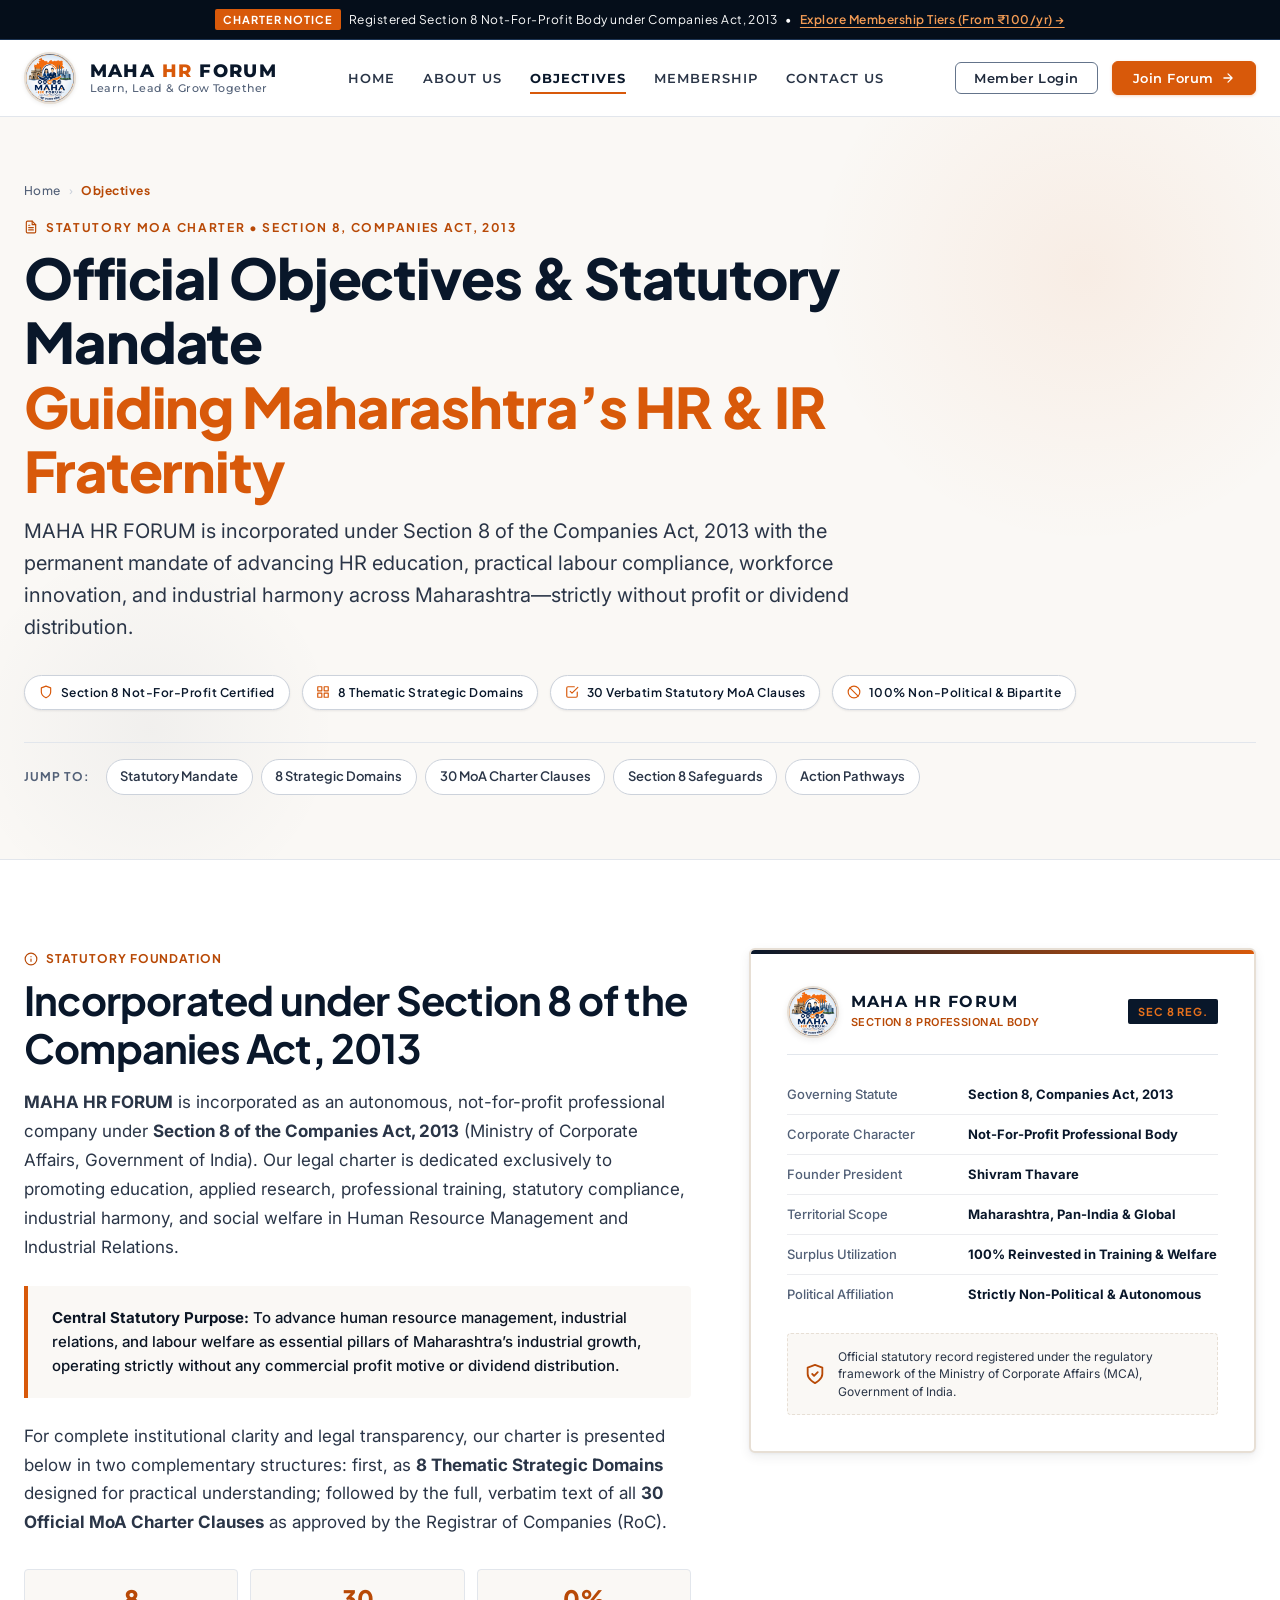
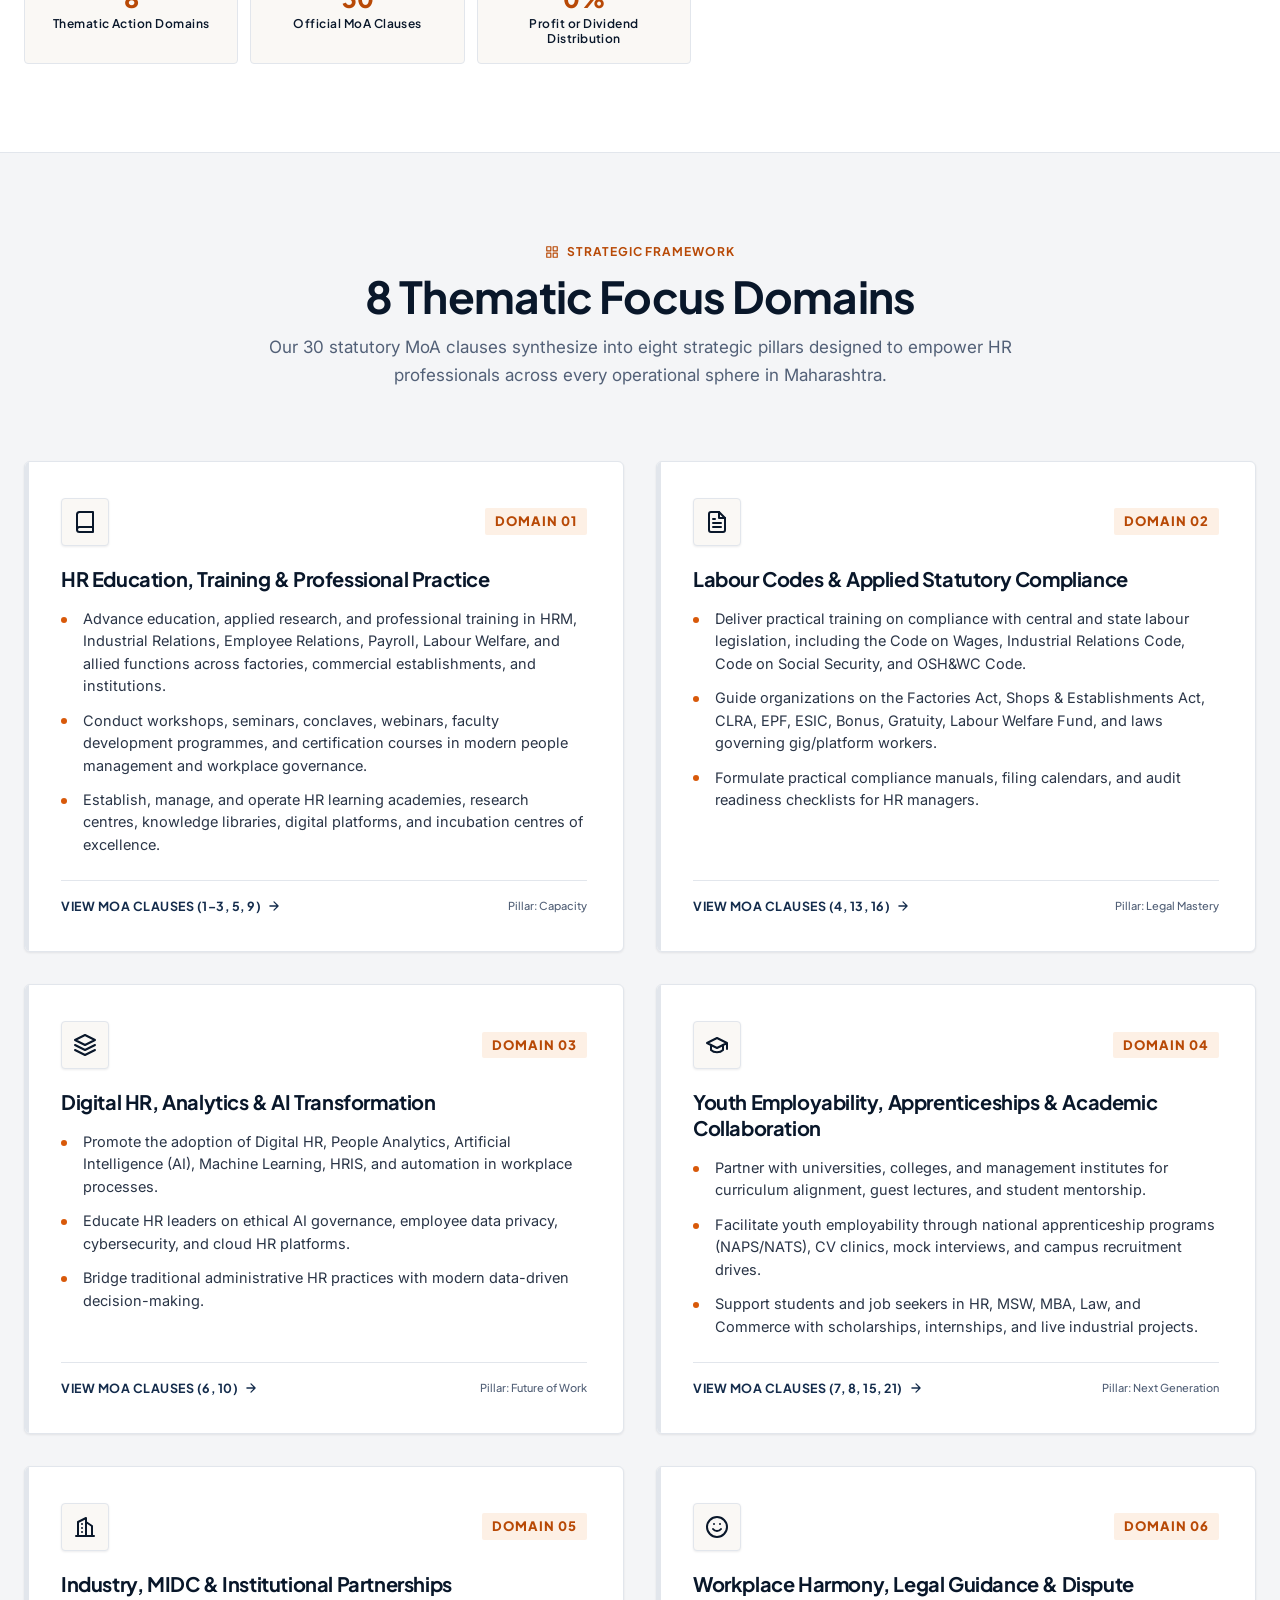
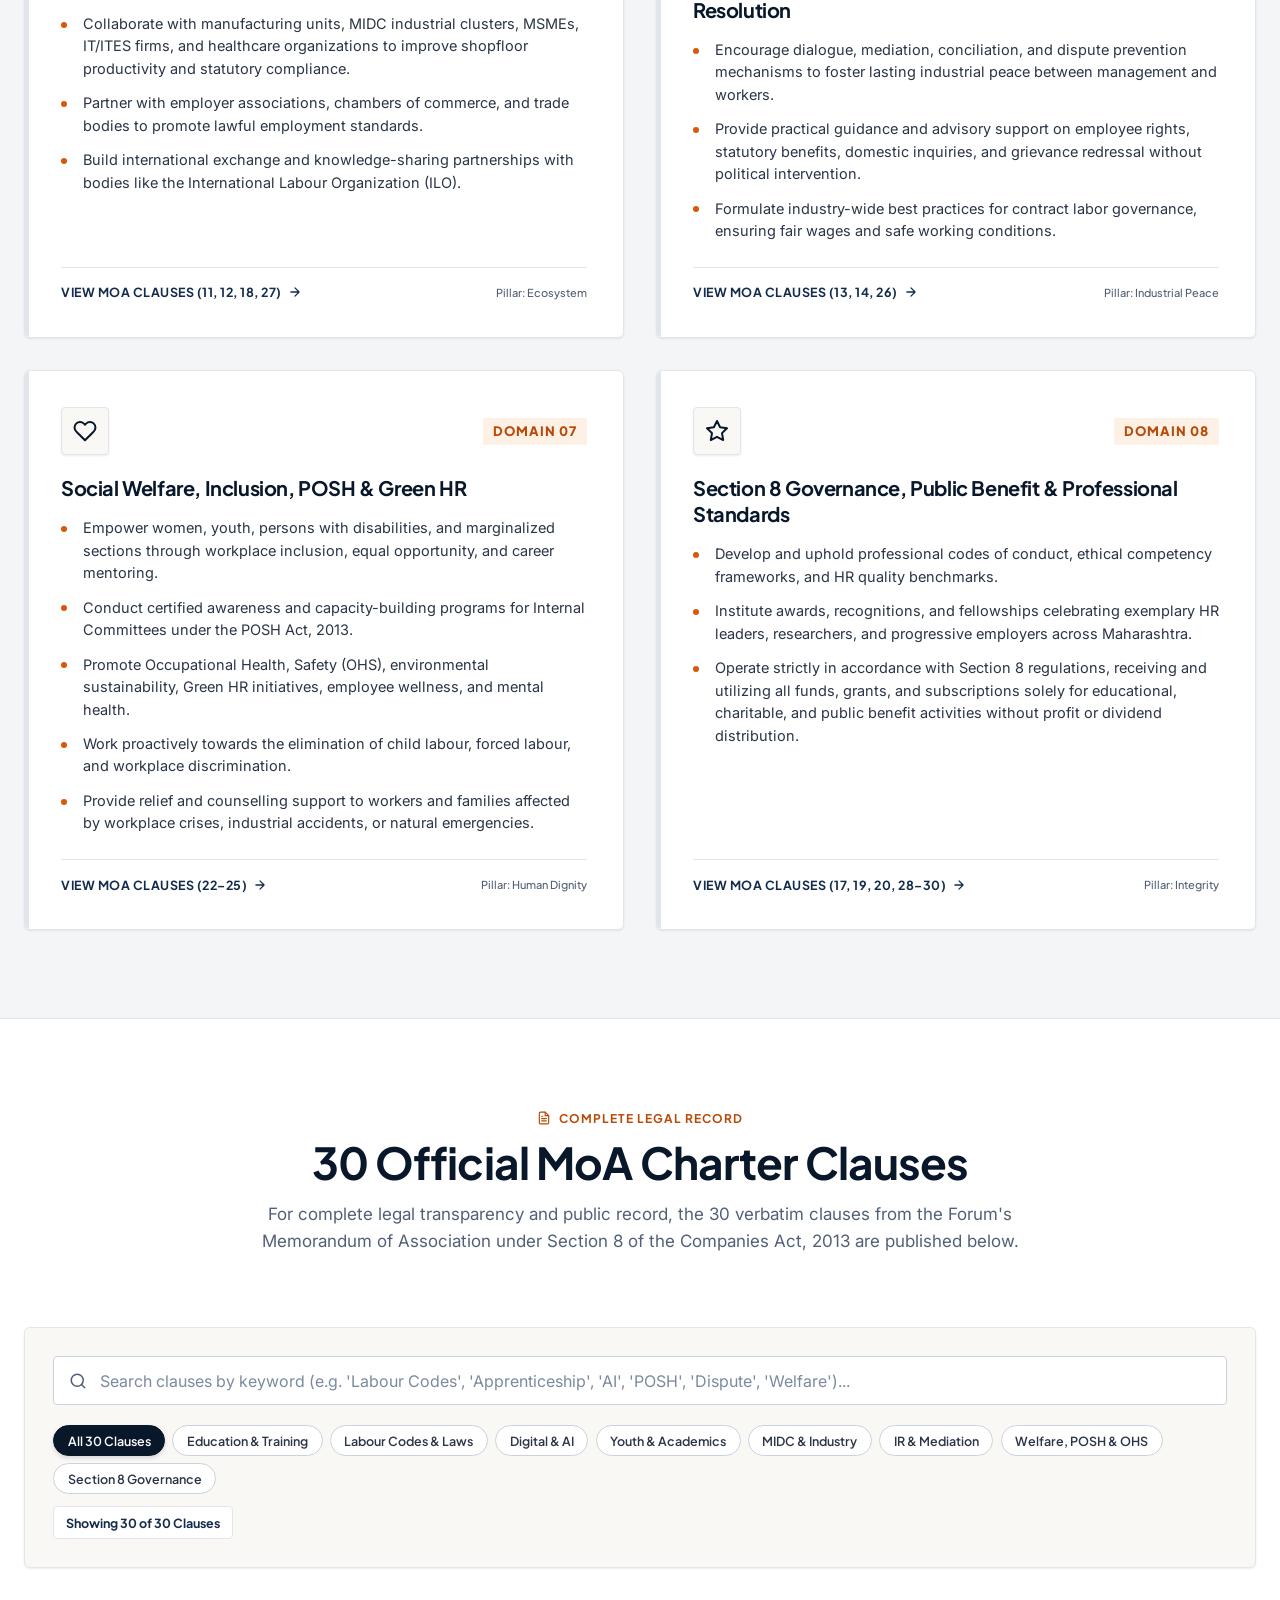
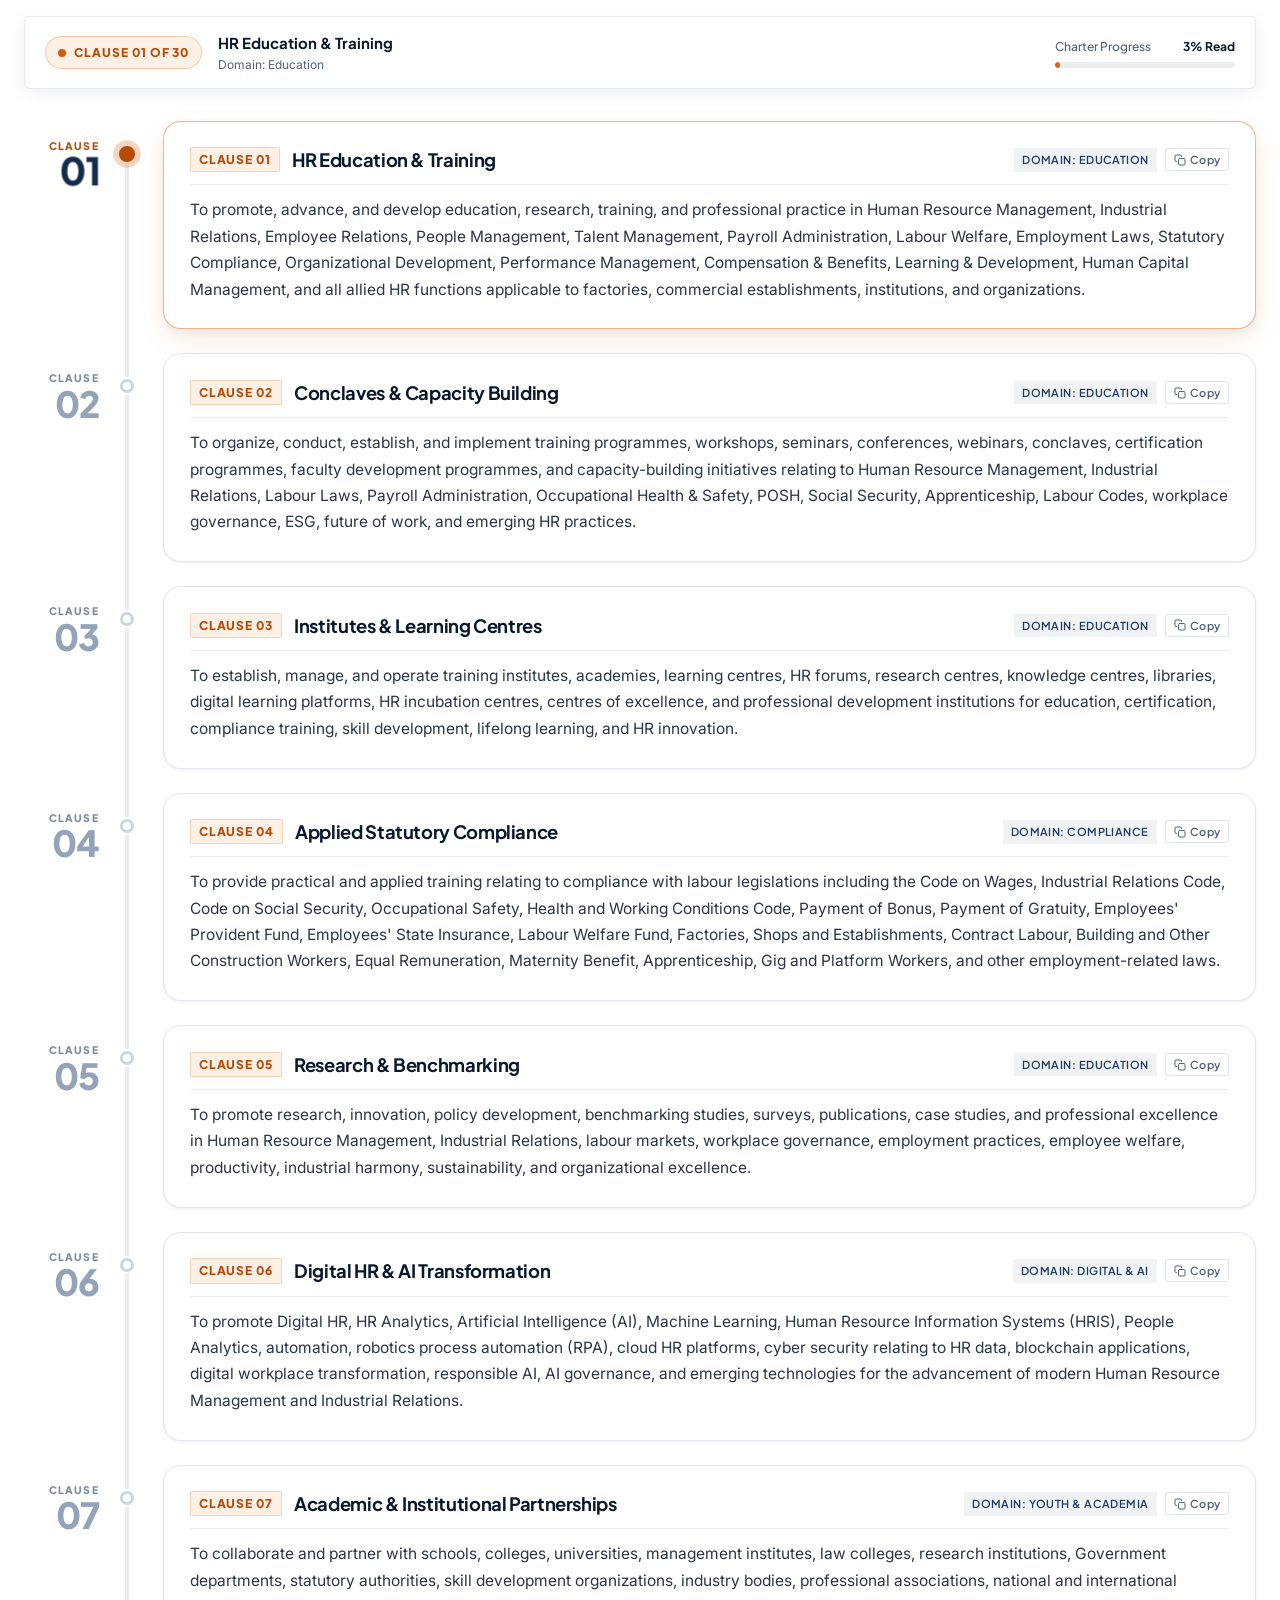
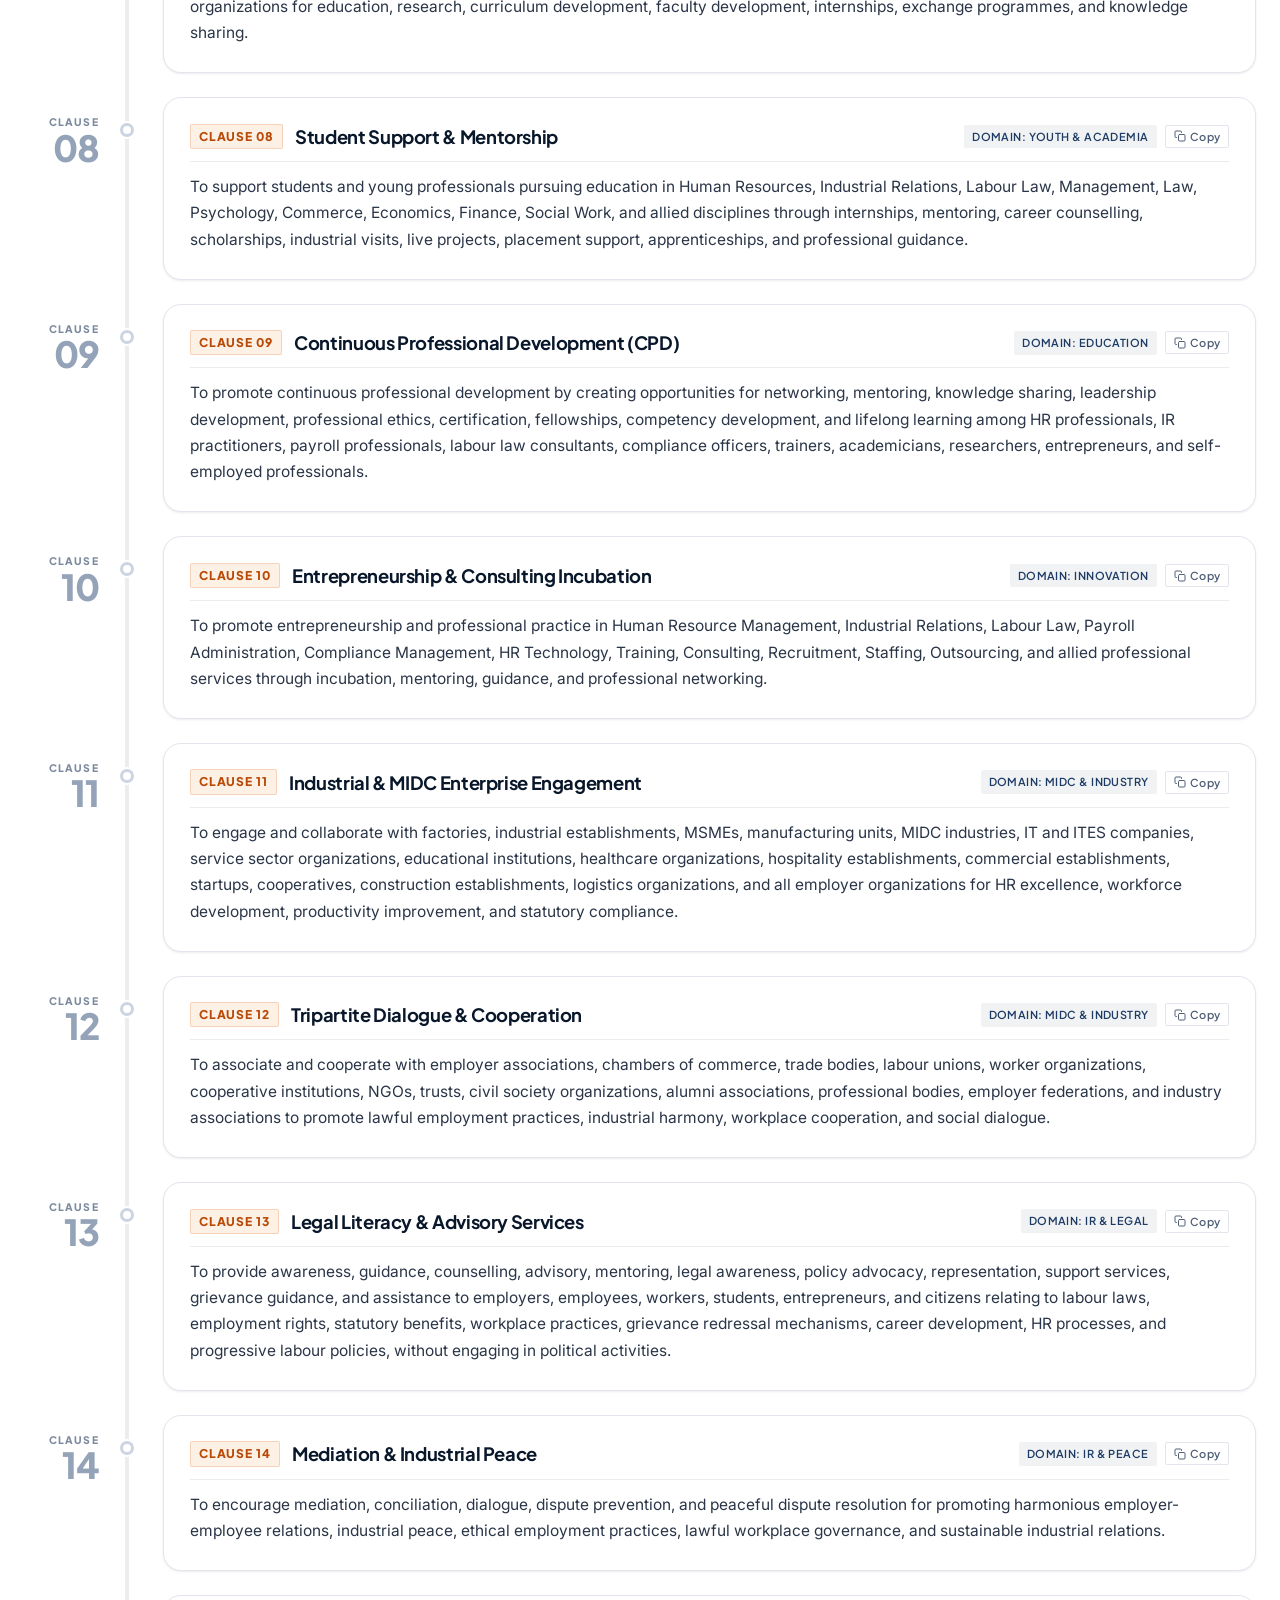
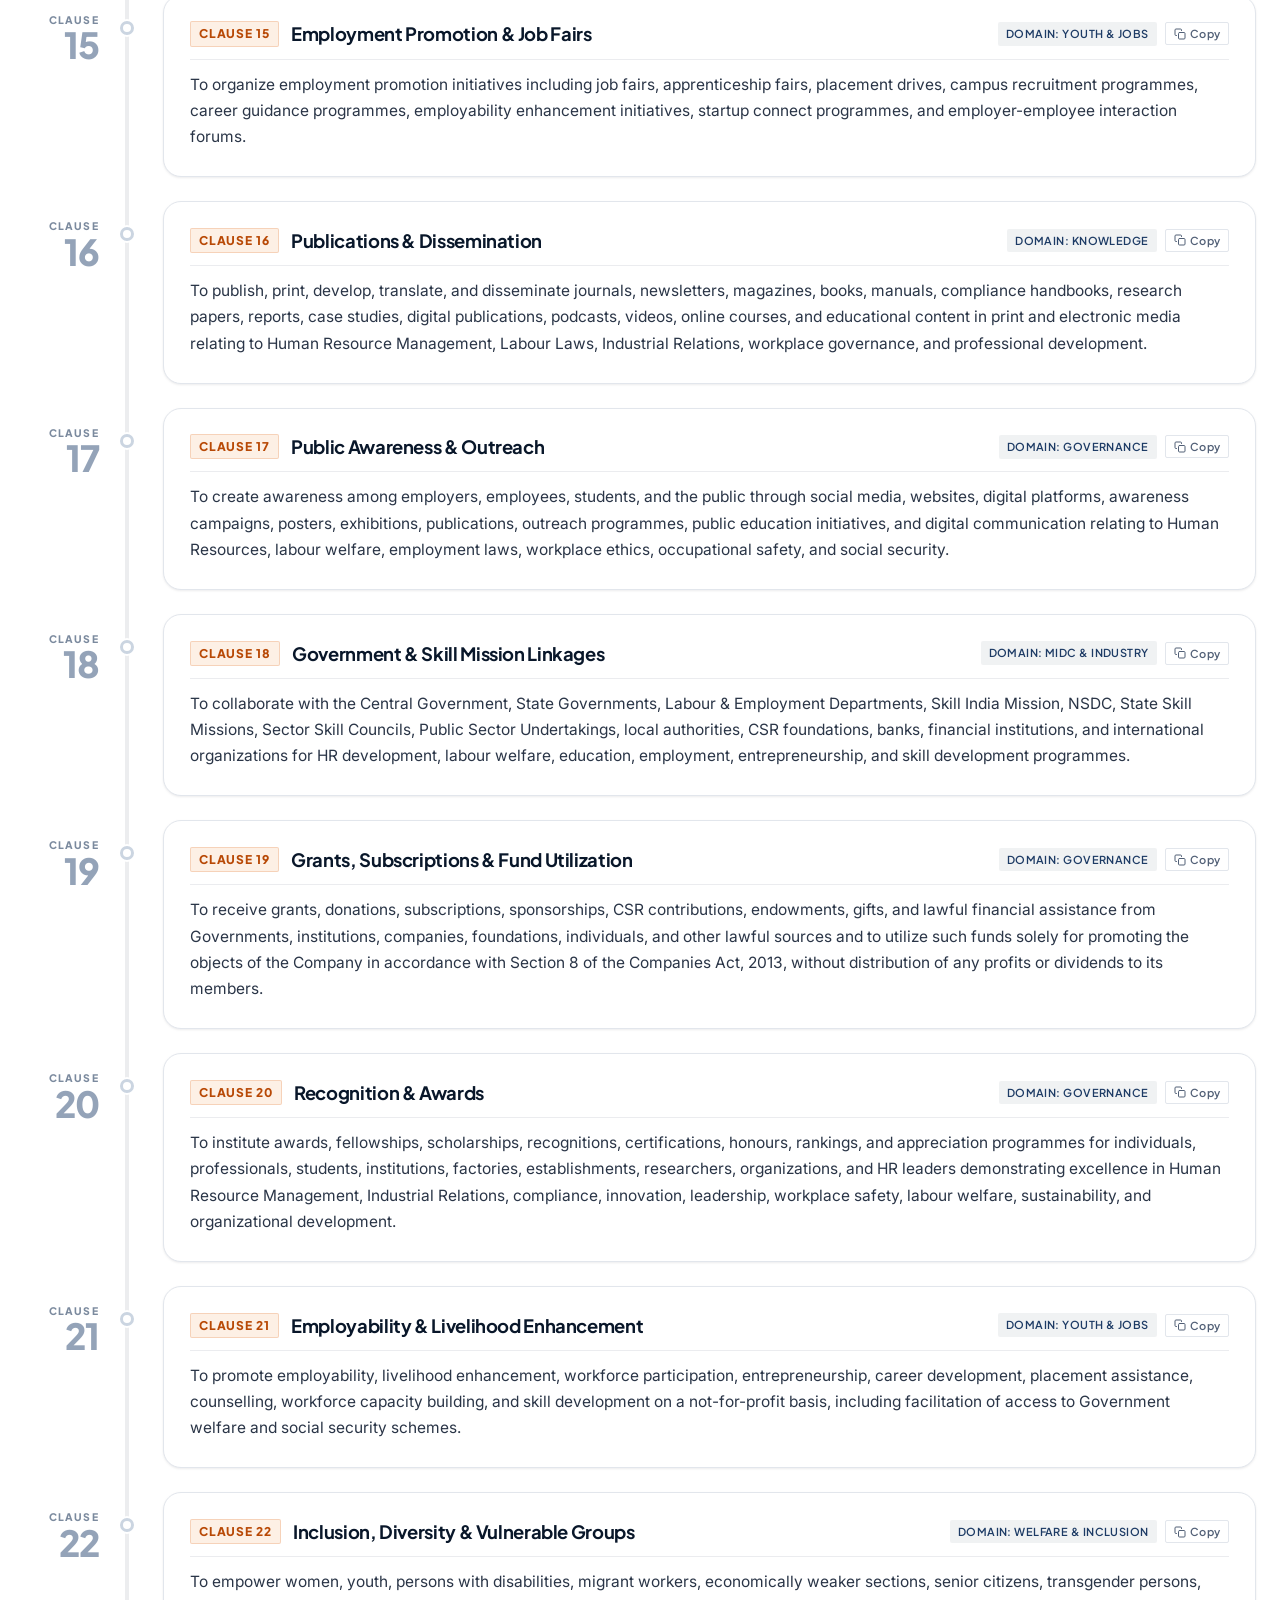
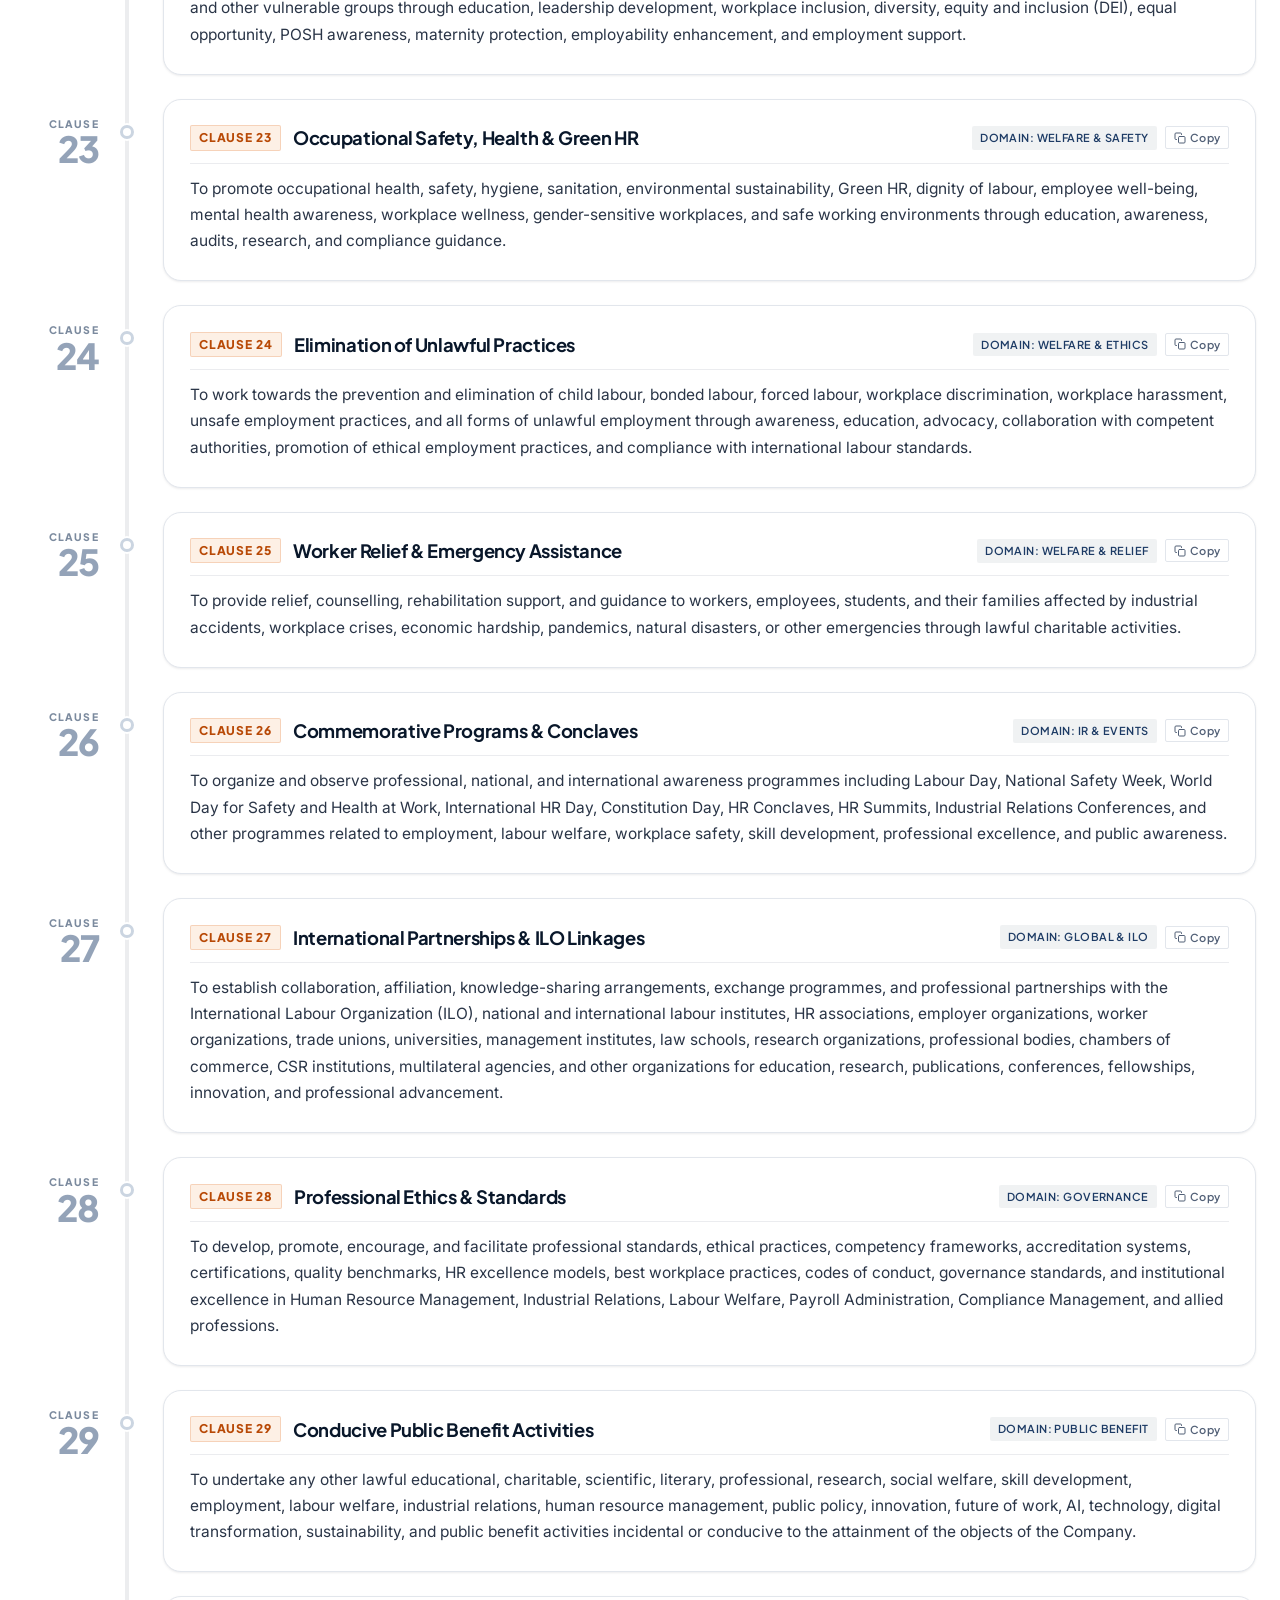
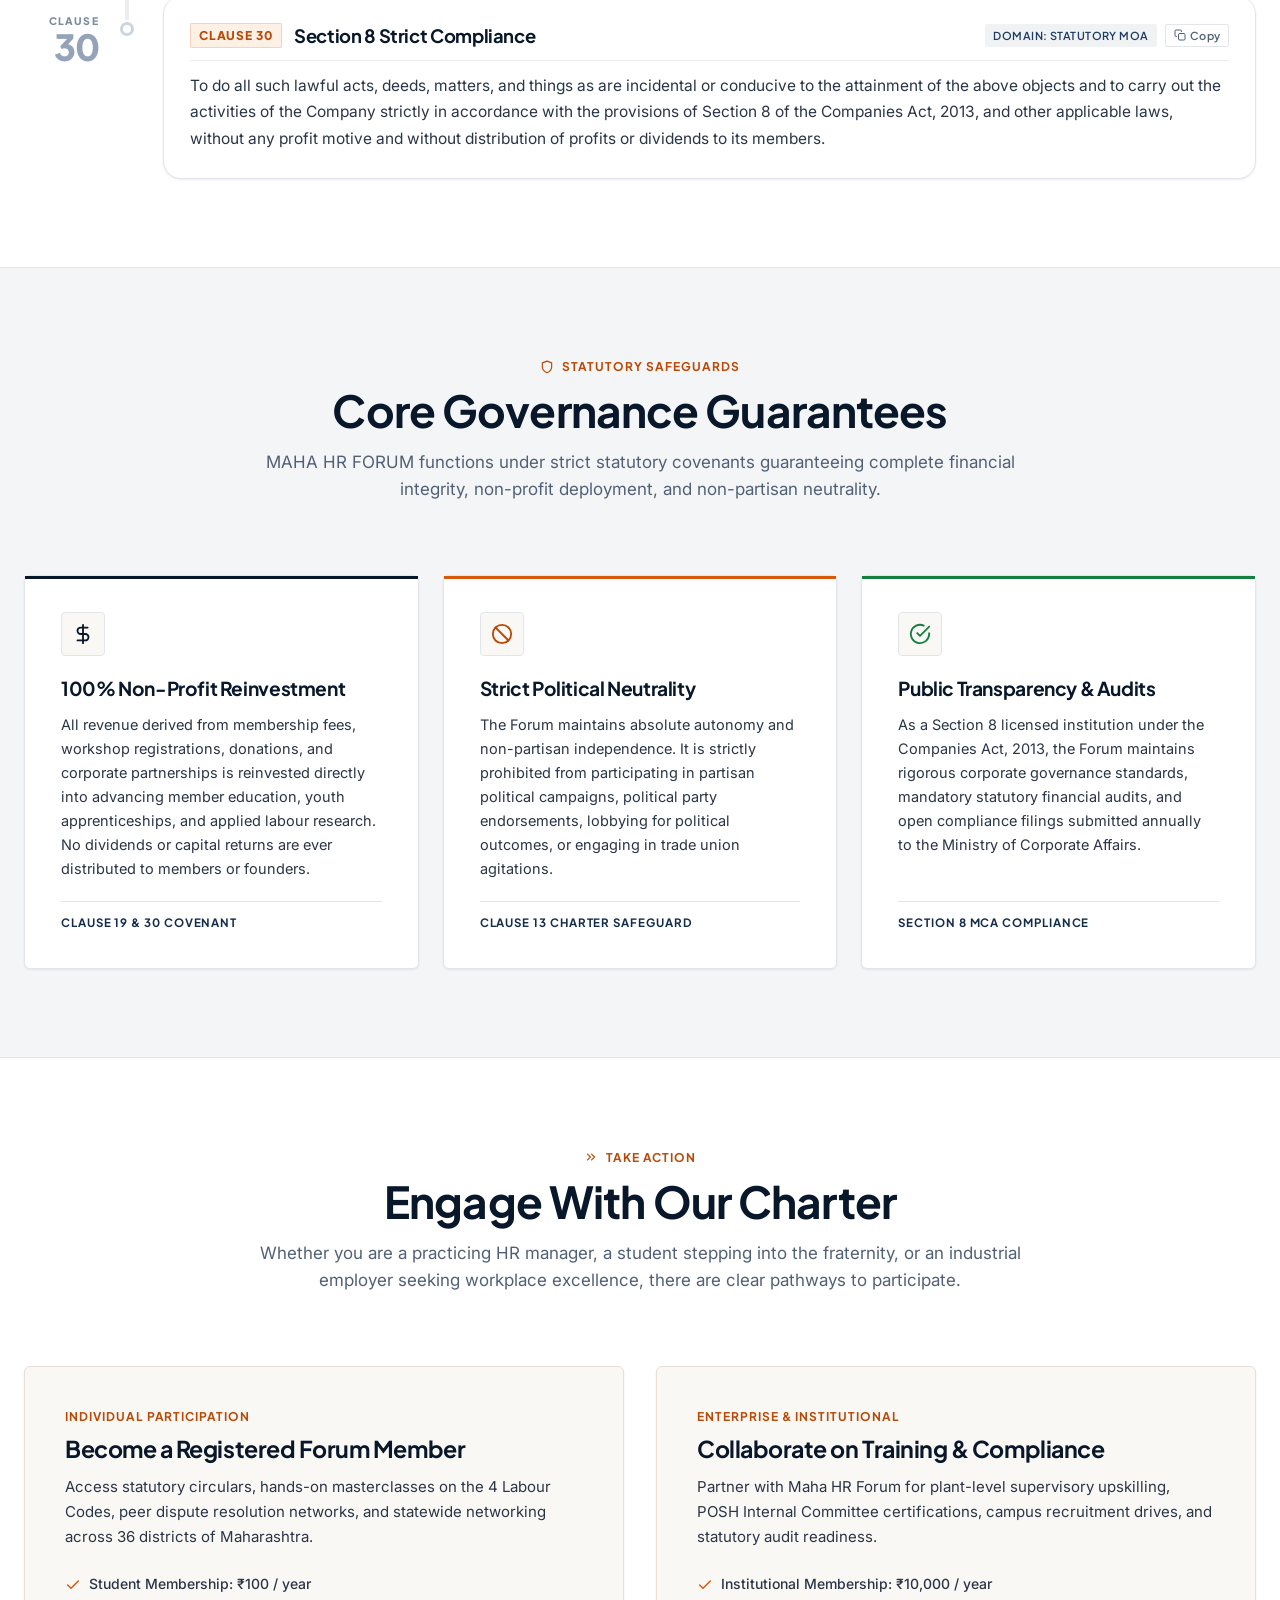
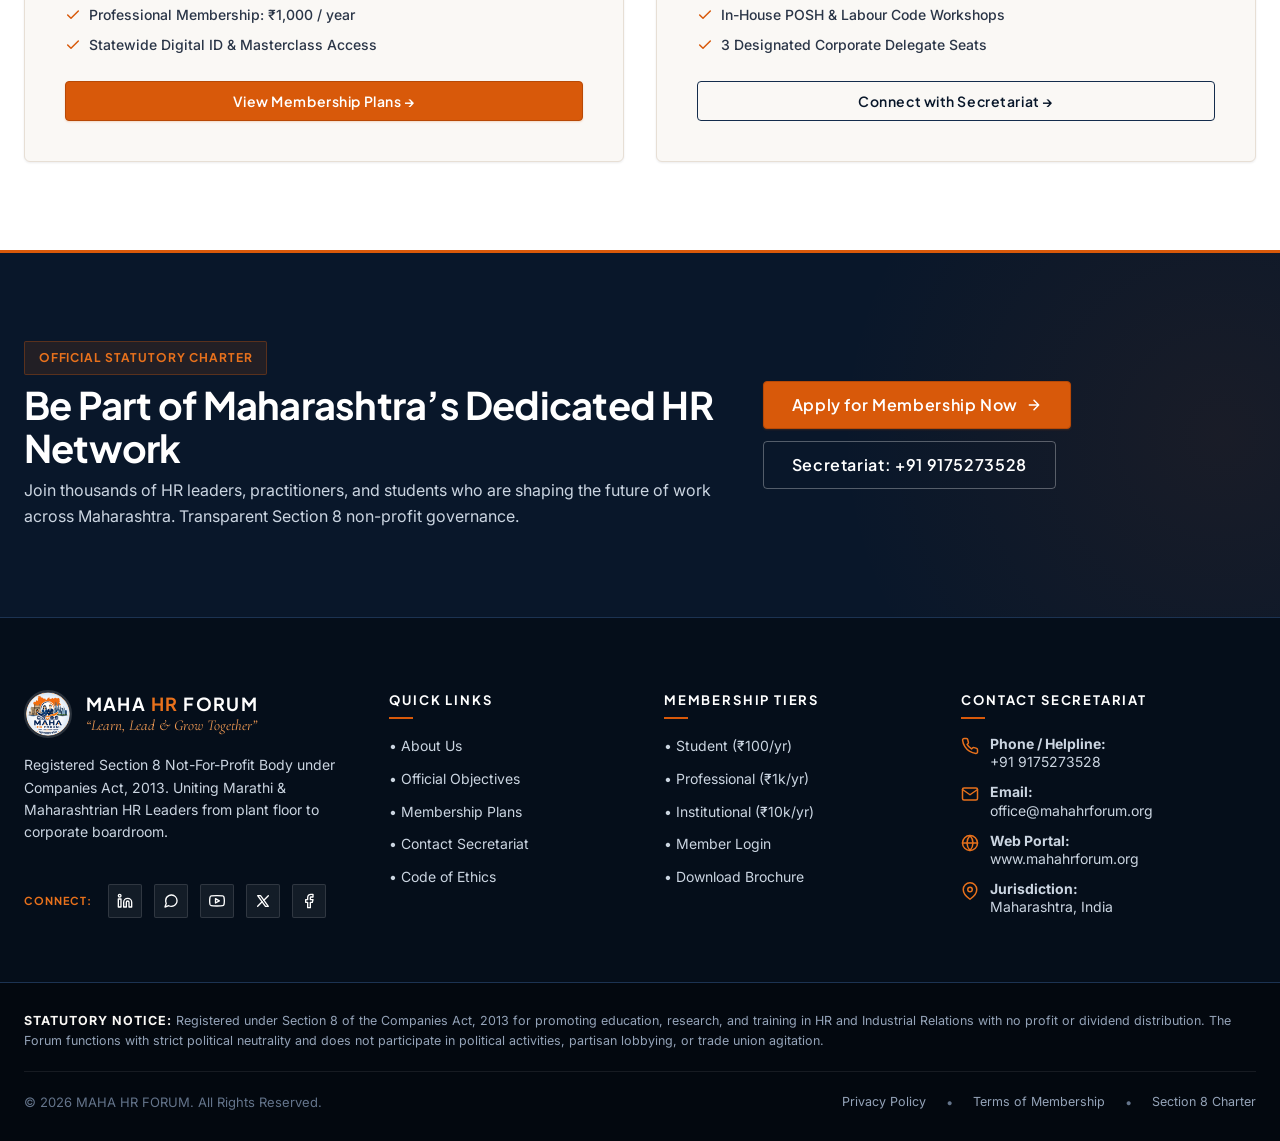
<file: objectives.html>
<!DOCTYPE html>
<html lang="en">
<head>
  <meta charset="UTF-8">
  <meta name="viewport" content="width=device-width, initial-scale=1.0">
  
  <!-- SEO & Canonical Metadata -->
  <title>Official Objectives | Maha HR Forum | Section 8 MoA Charter</title>
  <meta name="description" content="Read the official statutory objectives of Maha HR Forum as registered under Section 8 of the Companies Act, 2013, covering education, labour compliance, AI in HR, youth employment, and industrial harmony.">
  <meta name="keywords" content="Maha HR Forum objectives, Section 8 MoA objectives, HR charter Maharashtra, Labour law training, Industrial Relations objectives, Shivram Thavare">
  <meta name="author" content="MAHA HR FORUM">
  <link rel="canonical" href="https://www.mahahrforum.org/objectives.html">

  <!-- Open Graph / Social Media Metadata -->
  <meta property="og:type" content="article">
  <meta property="og:title" content="Official Objectives | Maha HR Forum | Section 8 MoA Charter">
  <meta property="og:description" content="Read the official statutory objectives of Maha HR Forum as registered under Section 8 of the Companies Act, 2013, covering education, labour compliance, AI in HR, youth employment, and industrial harmony.">
  <meta property="og:url" content="https://www.mahahrforum.org/objectives.html">
  <meta property="og:image" content="assets/logo/Logo.jpeg">
  <meta property="og:site_name" content="MAHA HR FORUM">

  <!-- Twitter Metadata -->
  <meta name="twitter:card" content="summary_large_image">
  <meta name="twitter:title" content="Official Objectives | Maha HR Forum | Section 8 MoA Charter">
  <meta name="twitter:description" content="Read the official statutory objectives of Maha HR Forum as registered under Section 8 of the Companies Act, 2013, covering education, labour compliance, AI in HR, youth employment, and industrial harmony.">
  <meta name="twitter:image" content="assets/logo/Logo.jpeg">

  <!-- Favicon -->
  <link rel="icon" type="image/jpeg" href="assets/logo/Logo.jpeg">

  <!-- Stylesheets -->
  <link rel="stylesheet" href="css/variables.css">
  <link rel="stylesheet" href="css/base.css">
  <link rel="stylesheet" href="css/components.css">
  <link rel="stylesheet" href="css/header-footer.css">
  <link rel="stylesheet" href="css/objectives.css">

  <!-- Structured Data / JSON-LD -->
  <script type="application/ld+json">
  {
    "@context": "https://schema.org",
    "@type": "WebPage",
    "name": "Official Statutory Objectives - Maha HR Forum",
    "url": "https://www.mahahrforum.org/objectives.html",
    "description": "Read the official statutory objectives of Maha HR Forum as registered under Section 8 of the Companies Act, 2013.",
    "publisher": {
      "@type": "NGO",
      "name": "MAHA HR FORUM",
      "alternateName": "महा एचआर फोरम",
      "legalName": "MAHA HR FORUM (Section 8 Not-For-Profit Company)",
      "founder": {
        "@type": "Person",
        "name": "Shivram Thavare",
        "jobTitle": "Founder President"
      },
      "slogan": "Learn, Lead & Grow Together",
      "nonprofitStatus": "Nonprofit501c3"
    }
  }
  </script>
</head>
<body>

  <!-- =========================================================================
       1. GLOBAL ANNOUNCEMENT BAR
       ========================================================================= -->
  <div class="announcement-bar">
    <div class="container announcement-bar__inner">
      <span class="announcement-bar__badge">Charter Notice</span>
      <span>Registered Section 8 Not-For-Profit Body under Companies Act, 2013</span>
      <span aria-hidden="true">&bull;</span>
      <a href="membership.html" class="announcement-bar__link">
        Explore Membership Tiers (From &#8377;100/yr) &rarr;
      </a>
    </div>
  </div>

  <!-- =========================================================================
       2. GLOBAL HEADER & NAVIGATION
       ========================================================================= -->
  <header class="site-header" id="site-header">
    <div class="container site-header__container">
      <!-- Official Emblem Branding -->
      <a href="index.html" class="site-brand" aria-label="MAHA HR FORUM Home">
        <img 
          src="assets/logo/Logo.jpeg" 
          alt="Maha HR Forum Emblem" 
          class="site-brand__logo"
          width="48"
          height="48"
        >
        <div class="site-brand__text">
          <span class="site-brand__title">MAHA <span>HR</span> FORUM</span>
          <span class="site-brand__tagline">Learn, Lead &amp; Grow Together</span>
        </div>
      </a>

      <!-- Desktop Primary Navigation -->
      <nav class="site-nav" aria-label="Primary Navigation">
        <ul class="site-nav__list">
          <li><a href="index.html" class="site-nav__link">Home</a></li>
          <li><a href="about.html" class="site-nav__link">About Us</a></li>
          <li><a href="objectives.html" class="site-nav__link active" aria-current="page">Objectives</a></li>
          <li><a href="membership.html" class="site-nav__link">Membership</a></li>
          <li><a href="contact.html" class="site-nav__link">Contact Us</a></li>
        </ul>
      </nav>

      <!-- Action Buttons -->
      <div class="site-header__actions">
        <a href="membership.html#login" class="btn btn-header-login" id="btn-header-login">
          Member Login
        </a>
        <a href="membership.html" class="btn btn-header-join" id="btn-header-join">
          Join Forum
          <svg width="14" height="14" viewBox="0 0 24 24" fill="none" stroke="currentColor" stroke-width="2.2" stroke-linecap="round" stroke-linejoin="round" aria-hidden="true"><path d="M5 12h14M12 5l7 7-7 7"/></svg>
        </a>

        <!-- Mobile Navigation Toggle -->
        <button 
          type="button" 
          class="mobile-toggle" 
          aria-label="Toggle navigation menu" 
          aria-expanded="false" 
          aria-controls="mobile-drawer"
        >
          <svg viewBox="0 0 24 24" fill="none" stroke="currentColor" stroke-width="2" stroke-linecap="round" stroke-linejoin="round"><line x1="3" y1="12" x2="21" y2="12"></line><line x1="3" y1="6" x2="21" y2="6"></line><line x1="3" y1="18" x2="21" y2="18"></line></svg>
        </button>
      </div>
    </div>
  </header>

  <!-- Mobile Drawer Menu -->
  <div class="mobile-drawer" id="mobile-drawer" role="dialog" aria-modal="true" aria-label="Mobile Navigation">
    <div class="mobile-drawer__panel">
      <div class="mobile-drawer__header">
        <span class="site-brand__title">MAHA <span>HR</span> FORUM</span>
        <button type="button" class="mobile-drawer__close" aria-label="Close menu">&times;</button>
      </div>
      <nav class="mobile-drawer__nav">
        <a href="index.html" class="mobile-drawer__link">
          Home <span>&rarr;</span>
        </a>
        <a href="about.html" class="mobile-drawer__link">
          About Us <span>&rarr;</span>
        </a>
        <a href="objectives.html" class="mobile-drawer__link active" aria-current="page">
          Objectives <span>&rarr;</span>
        </a>
        <a href="membership.html" class="mobile-drawer__link">
          Membership <span>&rarr;</span>
        </a>
        <a href="contact.html" class="mobile-drawer__link">
          Contact Us <span>&rarr;</span>
        </a>
      </nav>
      <div class="mobile-drawer__actions">
        <a href="membership.html" class="btn btn-primary btn-block">
          Join the Forum
        </a>
        <a href="membership.html#login" class="btn btn-secondary btn-block">
          Member Login
        </a>
        <p class="mobile-drawer__contact-note">
          Helpline: <strong>+91 9175273528</strong><br>
          office@mahahrforum.org
        </p>
      </div>
    </div>
  </div>

  <main id="main-content">
    <!-- =========================================================================
         3. OBJECTIVES HERO SECTION & BREADCRUMB
         ========================================================================= -->
    <section class="objectives-hero" aria-labelledby="objectives-hero-title">
      <div class="container objectives-hero__container">
        <!-- Breadcrumb Navigation -->
        <nav class="objectives-breadcrumb" aria-label="Breadcrumb">
          <a href="index.html">Home</a>
          <span class="objectives-breadcrumb__sep" aria-hidden="true">&rsaquo;</span>
          <span class="objectives-breadcrumb__current" aria-current="page">Objectives</span>
        </nav>

        <!-- Eyebrow Badge -->
        <div class="objectives-hero__eyebrow">
          <svg width="14" height="14" viewBox="0 0 24 24" fill="none" stroke="currentColor" stroke-width="2" stroke-linecap="round" stroke-linejoin="round" aria-hidden="true"><path d="M14 2H6a2 2 0 0 0-2 2v16a2 2 0 0 0 2 2h12a2 2 0 0 0 2-2V8z"/><polyline points="14 2 14 8 20 8"/><line x1="16" y1="13" x2="8" y2="13"/><line x1="16" y1="17" x2="8" y2="17"/><polyline points="10 9 9 9 8 9"/></svg>
          <span>Statutory MoA Charter &bull; Section 8, Companies Act, 2013</span>
        </div>

        <!-- Main H1 Headline -->
        <h1 class="objectives-hero__title" id="objectives-hero-title">
          Official Objectives &amp; Statutory Mandate
          <span class="objectives-hero__title-accent">Guiding Maharashtra’s HR &amp; IR Fraternity</span>
        </h1>

        <!-- Lead Paragraph -->
        <p class="objectives-hero__lead">
          MAHA HR FORUM is incorporated under Section 8 of the Companies Act, 2013 with the permanent mandate of advancing HR education, practical labour compliance, workforce innovation, and industrial harmony across Maharashtra—strictly without profit or dividend distribution.
        </p>

        <!-- Statutory Highlights Badges -->
        <div class="objectives-hero__chips" aria-label="Charter Highlights">
          <div class="objectives-chip">
            <svg width="14" height="14" viewBox="0 0 24 24" fill="none" stroke="currentColor" stroke-width="2" stroke-linecap="round" stroke-linejoin="round"><path d="M12 22s8-4 8-10V5l-8-3-8 3v7c0 6 8 10 8 10z"/></svg>
            <span>Section 8 Not-For-Profit Certified</span>
          </div>
          <div class="objectives-chip">
            <svg width="14" height="14" viewBox="0 0 24 24" fill="none" stroke="currentColor" stroke-width="2" stroke-linecap="round" stroke-linejoin="round"><rect x="3" y="3" width="7" height="7"/><rect x="14" y="3" width="7" height="7"/><rect x="14" y="14" width="7" height="7"/><rect x="3" y="14" width="7" height="7"/></svg>
            <span>8 Thematic Strategic Domains</span>
          </div>
          <div class="objectives-chip">
            <svg width="14" height="14" viewBox="0 0 24 24" fill="none" stroke="currentColor" stroke-width="2" stroke-linecap="round" stroke-linejoin="round"><polyline points="9 11 12 14 22 4"/><path d="M21 12v7a2 2 0 0 1-2 2H5a2 2 0 0 1-2-2V5a2 2 0 0 1 2-2h11"/></svg>
            <span>30 Verbatim Statutory MoA Clauses</span>
          </div>
          <div class="objectives-chip">
            <svg width="14" height="14" viewBox="0 0 24 24" fill="none" stroke="currentColor" stroke-width="2" stroke-linecap="round" stroke-linejoin="round"><circle cx="12" cy="12" r="10"/><line x1="4.93" y1="4.93" x2="19.07" y2="19.07"/></svg>
            <span>100% Non-Political &amp; Bipartite</span>
          </div>
        </div>

        <!-- Quick Jump Navigation -->
        <div class="objectives-quicknav" aria-label="In-page Navigation">
          <span class="objectives-quicknav__label">Jump To:</span>
          <a href="#mandate" class="objectives-quicknav__link">Statutory Mandate</a>
          <a href="#domains" class="objectives-quicknav__link">8 Strategic Domains</a>
          <a href="#moa-clauses" class="objectives-quicknav__link">30 MoA Charter Clauses</a>
          <a href="#safeguards" class="objectives-quicknav__link">Section 8 Safeguards</a>
          <a href="#pathways" class="objectives-quicknav__link">Action Pathways</a>
        </div>
      </div>
    </section>

    <!-- =========================================================================
         4. SECTION 1: STATUTORY MANDATE & EXECUTIVE SUMMARY
         ========================================================================= -->
    <section class="section-py objectives-mandate" id="mandate" aria-labelledby="mandate-heading">
      <div class="container">
        <div class="mandate-grid">
          <!-- Left Column: Detailed Narrative -->
          <div class="mandate-content">
            <span class="section-eyebrow">
              <svg width="14" height="14" viewBox="0 0 24 24" fill="none" stroke="currentColor" stroke-width="2" stroke-linecap="round" stroke-linejoin="round" aria-hidden="true"><circle cx="12" cy="12" r="10"/><line x1="12" y1="16" x2="12" y2="12"/><line x1="12" y1="8" x2="12.01" y2="8"/></svg>
              Statutory Foundation
            </span>
            <h2 class="mandate-title" id="mandate-heading">
              Incorporated under Section 8 of the Companies Act, 2013
            </h2>

            <div class="mandate-narrative">
              <p>
                <strong>MAHA HR FORUM</strong> is incorporated as an autonomous, not-for-profit professional company under <strong>Section 8 of the Companies Act, 2013</strong> (Ministry of Corporate Affairs, Government of India). Our legal charter is dedicated exclusively to promoting education, applied research, professional training, statutory compliance, industrial harmony, and social welfare in Human Resource Management and Industrial Relations.
              </p>
              
              <div class="mandate-highlight-box">
                <p>
                  <strong>Central Statutory Purpose:</strong> To advance human resource management, industrial relations, and labour welfare as essential pillars of Maharashtra’s industrial growth, operating strictly without any commercial profit motive or dividend distribution.
                </p>
              </div>

              <p>
                For complete institutional clarity and legal transparency, our charter is presented below in two complementary structures: first, as <strong>8 Thematic Strategic Domains</strong> designed for practical understanding; followed by the full, verbatim text of all <strong>30 Official MoA Charter Clauses</strong> as approved by the Registrar of Companies (RoC).
              </p>
            </div>

            <!-- Micro Metrics Row -->
            <div class="mandate-stats-grid" aria-label="Statutory Scope Metrics">
              <div class="mandate-stat-box">
                <div class="mandate-stat-box__num" data-counter="8">8</div>
                <div class="mandate-stat-box__label">Thematic Action Domains</div>
              </div>
              <div class="mandate-stat-box">
                <div class="mandate-stat-box__num" data-counter="30">30</div>
                <div class="mandate-stat-box__label">Official MoA Clauses</div>
              </div>
              <div class="mandate-stat-box">
                <div class="mandate-stat-box__num">0%</div>
                <div class="mandate-stat-box__label">Profit or Dividend Distribution</div>
              </div>
            </div>
          </div>

          <!-- Right Column: Statutory Charter Certificate Card -->
          <div class="mandate-cert-wrap">
            <div class="statutory-cert-card" aria-label="Statutory Certificate Card">
              <div class="cert-header">
                <div class="cert-emblem-wrap">
                  <img 
                    src="assets/logo/Logo.jpeg" 
                    alt="Maha HR Forum Official Emblem" 
                    class="cert-emblem"
                    width="52"
                    height="52"
                  >
                  <div class="cert-brand-info">
                    <h3>MAHA HR FORUM</h3>
                    <p>Section 8 Professional Body</p>
                  </div>
                </div>
                <div class="cert-badge-sec8">Sec 8 Reg.</div>
              </div>

              <table class="cert-table">
                <tbody>
                  <tr>
                    <td class="cert-label">Governing Statute</td>
                    <td class="cert-value">Section 8, Companies Act, 2013</td>
                  </tr>
                  <tr>
                    <td class="cert-label">Corporate Character</td>
                    <td class="cert-value">Not-For-Profit Professional Body</td>
                  </tr>
                  <tr>
                    <td class="cert-label">Founder President</td>
                    <td class="cert-value">Shivram Thavare</td>
                  </tr>
                  <tr>
                    <td class="cert-label">Territorial Scope</td>
                    <td class="cert-value">Maharashtra, Pan-India &amp; Global</td>
                  </tr>
                  <tr>
                    <td class="cert-label">Surplus Utilization</td>
                    <td class="cert-value">100% Reinvested in Training &amp; Welfare</td>
                  </tr>
                  <tr>
                    <td class="cert-label">Political Affiliation</td>
                    <td class="cert-value">Strictly Non-Political &amp; Autonomous</td>
                  </tr>
                </tbody>
              </table>

              <div class="cert-footer-seal">
                <svg class="cert-seal-icon" width="22" height="22" viewBox="0 0 24 24" fill="none" stroke="currentColor" stroke-width="2" stroke-linecap="round" stroke-linejoin="round" aria-hidden="true"><path d="M12 22s8-4 8-10V5l-8-3-8 3v7c0 6 8 10 8 10z"/><polyline points="9 12 11 14 15 10"/></svg>
                <div class="cert-seal-text">
                  Official statutory record registered under the regulatory framework of the Ministry of Corporate Affairs (MCA), Government of India.
                </div>
              </div>
            </div>
          </div>
        </div>
      </div>
    </section>

    <!-- =========================================================================
         5. SECTION 2: 8 THEMATIC STRATEGIC DOMAINS
         ========================================================================= -->
    <section class="section-py thematic-domains-section" id="domains" aria-labelledby="domains-heading">
      <div class="container">
        <div class="section-header-center">
          <span class="section-eyebrow">
            <svg width="14" height="14" viewBox="0 0 24 24" fill="none" stroke="currentColor" stroke-width="2" stroke-linecap="round" stroke-linejoin="round" aria-hidden="true"><rect x="3" y="3" width="7" height="7"/><rect x="14" y="3" width="7" height="7"/><rect x="14" y="14" width="7" height="7"/><rect x="3" y="14" width="7" height="7"/></svg>
            Strategic Framework
          </span>
          <h2 class="section-title" id="domains-heading">
            8 Thematic Focus Domains
          </h2>
          <p class="section-subtitle">
            Our 30 statutory MoA clauses synthesize into eight strategic pillars designed to empower HR professionals across every operational sphere in Maharashtra.
          </p>
        </div>

        <div class="domains-grid">
          <!-- Domain 1: HR Education, Training & Practice -->
          <div class="domain-card" id="domain-1">
            <div class="domain-card__top">
              <div class="domain-card__icon-wrap">
                <svg width="24" height="24" viewBox="0 0 24 24" fill="none" stroke="currentColor" stroke-width="2" stroke-linecap="round" stroke-linejoin="round" aria-hidden="true"><path d="M4 19.5A2.5 2.5 0 0 1 6.5 17H20"/><path d="M6.5 2H20v20H6.5A2.5 2.5 0 0 1 4 19.5v-15A2.5 2.5 0 0 1 6.5 2z"/></svg>
              </div>
              <span class="domain-card__number">Domain 01</span>
            </div>
            <h3 class="domain-card__title">HR Education, Training &amp; Professional Practice</h3>
            <ul class="domain-card__list">
              <li class="domain-card__item">Advance education, applied research, and professional training in HRM, Industrial Relations, Employee Relations, Payroll, Labour Welfare, and allied functions across factories, commercial establishments, and institutions.</li>
              <li class="domain-card__item">Conduct workshops, seminars, conclaves, webinars, faculty development programmes, and certification courses in modern people management and workplace governance.</li>
              <li class="domain-card__item">Establish, manage, and operate HR learning academies, research centres, knowledge libraries, digital platforms, and incubation centres of excellence.</li>
            </ul>
            <div class="domain-card__footer">
              <button type="button" class="domain-card__filter-btn" data-trigger-filter="education">
                View MoA Clauses (1–3, 5, 9)
                <svg width="14" height="14" viewBox="0 0 24 24" fill="none" stroke="currentColor" stroke-width="2.2" stroke-linecap="round" stroke-linejoin="round" aria-hidden="true"><path d="M5 12h14M12 5l7 7-7 7"/></svg>
              </button>
              <span class="domain-card__tag">Pillar: Capacity</span>
            </div>
          </div>

          <!-- Domain 2: Labour Codes & Applied Statutory Compliance -->
          <div class="domain-card" id="domain-2">
            <div class="domain-card__top">
              <div class="domain-card__icon-wrap">
                <svg width="24" height="24" viewBox="0 0 24 24" fill="none" stroke="currentColor" stroke-width="2" stroke-linecap="round" stroke-linejoin="round" aria-hidden="true"><path d="M14 2H6a2 2 0 0 0-2 2v16a2 2 0 0 0 2 2h12a2 2 0 0 0 2-2V8z"/><polyline points="14 2 14 8 20 8"/><line x1="16" y1="13" x2="8" y2="13"/><line x1="16" y1="17" x2="8" y2="17"/><polyline points="10 9 9 9 8 9"/></svg>
              </div>
              <span class="domain-card__number">Domain 02</span>
            </div>
            <h3 class="domain-card__title">Labour Codes &amp; Applied Statutory Compliance</h3>
            <ul class="domain-card__list">
              <li class="domain-card__item">Deliver practical training on compliance with central and state labour legislation, including the Code on Wages, Industrial Relations Code, Code on Social Security, and OSH&amp;WC Code.</li>
              <li class="domain-card__item">Guide organizations on the Factories Act, Shops &amp; Establishments Act, CLRA, EPF, ESIC, Bonus, Gratuity, Labour Welfare Fund, and laws governing gig/platform workers.</li>
              <li class="domain-card__item">Formulate practical compliance manuals, filing calendars, and audit readiness checklists for HR managers.</li>
            </ul>
            <div class="domain-card__footer">
              <button type="button" class="domain-card__filter-btn" data-trigger-filter="compliance">
                View MoA Clauses (4, 13, 16)
                <svg width="14" height="14" viewBox="0 0 24 24" fill="none" stroke="currentColor" stroke-width="2.2" stroke-linecap="round" stroke-linejoin="round" aria-hidden="true"><path d="M5 12h14M12 5l7 7-7 7"/></svg>
              </button>
              <span class="domain-card__tag">Pillar: Legal Mastery</span>
            </div>
          </div>

          <!-- Domain 3: Digital HR, Analytics & AI Transformation -->
          <div class="domain-card" id="domain-3">
            <div class="domain-card__top">
              <div class="domain-card__icon-wrap">
                <svg width="24" height="24" viewBox="0 0 24 24" fill="none" stroke="currentColor" stroke-width="2" stroke-linecap="round" stroke-linejoin="round" aria-hidden="true"><polygon points="12 2 2 7 12 12 22 7 12 2"/><polyline points="2 17 12 22 22 17"/><polyline points="2 12 12 17 22 12"/></svg>
              </div>
              <span class="domain-card__number">Domain 03</span>
            </div>
            <h3 class="domain-card__title">Digital HR, Analytics &amp; AI Transformation</h3>
            <ul class="domain-card__list">
              <li class="domain-card__item">Promote the adoption of Digital HR, People Analytics, Artificial Intelligence (AI), Machine Learning, HRIS, and automation in workplace processes.</li>
              <li class="domain-card__item">Educate HR leaders on ethical AI governance, employee data privacy, cybersecurity, and cloud HR platforms.</li>
              <li class="domain-card__item">Bridge traditional administrative HR practices with modern data-driven decision-making.</li>
            </ul>
            <div class="domain-card__footer">
              <button type="button" class="domain-card__filter-btn" data-trigger-filter="digital">
                View MoA Clauses (6, 10)
                <svg width="14" height="14" viewBox="0 0 24 24" fill="none" stroke="currentColor" stroke-width="2.2" stroke-linecap="round" stroke-linejoin="round" aria-hidden="true"><path d="M5 12h14M12 5l7 7-7 7"/></svg>
              </button>
              <span class="domain-card__tag">Pillar: Future of Work</span>
            </div>
          </div>

          <!-- Domain 4: Youth Employability & Academic Collaboration -->
          <div class="domain-card" id="domain-4">
            <div class="domain-card__top">
              <div class="domain-card__icon-wrap">
                <svg width="24" height="24" viewBox="0 0 24 24" fill="none" stroke="currentColor" stroke-width="2" stroke-linecap="round" stroke-linejoin="round" aria-hidden="true"><path d="M22 10v6M2 10l10-5 10 5-10 5z"/><path d="M6 12v5c3 3 9 3 12 0v-5"/></svg>
              </div>
              <span class="domain-card__number">Domain 04</span>
            </div>
            <h3 class="domain-card__title">Youth Employability, Apprenticeships &amp; Academic Collaboration</h3>
            <ul class="domain-card__list">
              <li class="domain-card__item">Partner with universities, colleges, and management institutes for curriculum alignment, guest lectures, and student mentorship.</li>
              <li class="domain-card__item">Facilitate youth employability through national apprenticeship programs (NAPS/NATS), CV clinics, mock interviews, and campus recruitment drives.</li>
              <li class="domain-card__item">Support students and job seekers in HR, MSW, MBA, Law, and Commerce with scholarships, internships, and live industrial projects.</li>
            </ul>
            <div class="domain-card__footer">
              <button type="button" class="domain-card__filter-btn" data-trigger-filter="youth">
                View MoA Clauses (7, 8, 15, 21)
                <svg width="14" height="14" viewBox="0 0 24 24" fill="none" stroke="currentColor" stroke-width="2.2" stroke-linecap="round" stroke-linejoin="round" aria-hidden="true"><path d="M5 12h14M12 5l7 7-7 7"/></svg>
              </button>
              <span class="domain-card__tag">Pillar: Next Generation</span>
            </div>
          </div>

          <!-- Domain 5: Industry, MIDC & Institutional Partnerships -->
          <div class="domain-card" id="domain-5">
            <div class="domain-card__top">
              <div class="domain-card__icon-wrap">
                <svg width="24" height="24" viewBox="0 0 24 24" fill="none" stroke="currentColor" stroke-width="2" stroke-linecap="round" stroke-linejoin="round" aria-hidden="true"><path d="M3 21h18"/><path d="M5 21V7l8-4v18"/><path d="M19 21V11l-6-4"/><line x1="9" y1="9" x2="9" y2="9.01"/><line x1="9" y1="13" x2="9" y2="13.01"/><line x1="9" y1="17" x2="9" y2="17.01"/></svg>
              </div>
              <span class="domain-card__number">Domain 05</span>
            </div>
            <h3 class="domain-card__title">Industry, MIDC &amp; Institutional Partnerships</h3>
            <ul class="domain-card__list">
              <li class="domain-card__item">Collaborate with manufacturing units, MIDC industrial clusters, MSMEs, IT/ITES firms, and healthcare organizations to improve shopfloor productivity and statutory compliance.</li>
              <li class="domain-card__item">Partner with employer associations, chambers of commerce, and trade bodies to promote lawful employment standards.</li>
              <li class="domain-card__item">Build international exchange and knowledge-sharing partnerships with bodies like the International Labour Organization (ILO).</li>
            </ul>
            <div class="domain-card__footer">
              <button type="button" class="domain-card__filter-btn" data-trigger-filter="industry">
                View MoA Clauses (11, 12, 18, 27)
                <svg width="14" height="14" viewBox="0 0 24 24" fill="none" stroke="currentColor" stroke-width="2.2" stroke-linecap="round" stroke-linejoin="round" aria-hidden="true"><path d="M5 12h14M12 5l7 7-7 7"/></svg>
              </button>
              <span class="domain-card__tag">Pillar: Ecosystem</span>
            </div>
          </div>

          <!-- Domain 6: Workplace Harmony & Dispute Resolution -->
          <div class="domain-card" id="domain-6">
            <div class="domain-card__top">
              <div class="domain-card__icon-wrap">
                <svg width="24" height="24" viewBox="0 0 24 24" fill="none" stroke="currentColor" stroke-width="2" stroke-linecap="round" stroke-linejoin="round" aria-hidden="true"><circle cx="12" cy="12" r="10"/><path d="M8 14s1.5 2 4 2 4-2 4-2"/><line x1="9" y1="9" x2="9.01" y2="9"/><line x1="15" y1="9" x2="15.01" y2="9"/></svg>
              </div>
              <span class="domain-card__number">Domain 06</span>
            </div>
            <h3 class="domain-card__title">Workplace Harmony, Legal Guidance &amp; Dispute Resolution</h3>
            <ul class="domain-card__list">
              <li class="domain-card__item">Encourage dialogue, mediation, conciliation, and dispute prevention mechanisms to foster lasting industrial peace between management and workers.</li>
              <li class="domain-card__item">Provide practical guidance and advisory support on employee rights, statutory benefits, domestic inquiries, and grievance redressal without political intervention.</li>
              <li class="domain-card__item">Formulate industry-wide best practices for contract labor governance, ensuring fair wages and safe working conditions.</li>
            </ul>
            <div class="domain-card__footer">
              <button type="button" class="domain-card__filter-btn" data-trigger-filter="harmony">
                View MoA Clauses (13, 14, 26)
                <svg width="14" height="14" viewBox="0 0 24 24" fill="none" stroke="currentColor" stroke-width="2.2" stroke-linecap="round" stroke-linejoin="round" aria-hidden="true"><path d="M5 12h14M12 5l7 7-7 7"/></svg>
              </button>
              <span class="domain-card__tag">Pillar: Industrial Peace</span>
            </div>
          </div>

          <!-- Domain 7: Social Welfare, Inclusion, POSH & Green HR -->
          <div class="domain-card" id="domain-7">
            <div class="domain-card__top">
              <div class="domain-card__icon-wrap">
                <svg width="24" height="24" viewBox="0 0 24 24" fill="none" stroke="currentColor" stroke-width="2" stroke-linecap="round" stroke-linejoin="round" aria-hidden="true"><path d="M20.84 4.61a5.5 5.5 0 0 0-7.78 0L12 5.67l-1.06-1.06a5.5 5.5 0 0 0-7.78 7.78l1.06 1.06L12 21.23l7.78-7.78 1.06-1.06a5.5 5.5 0 0 0 0-7.78z"/></svg>
              </div>
              <span class="domain-card__number">Domain 07</span>
            </div>
            <h3 class="domain-card__title">Social Welfare, Inclusion, POSH &amp; Green HR</h3>
            <ul class="domain-card__list">
              <li class="domain-card__item">Empower women, youth, persons with disabilities, and marginalized sections through workplace inclusion, equal opportunity, and career mentoring.</li>
              <li class="domain-card__item">Conduct certified awareness and capacity-building programs for Internal Committees under the POSH Act, 2013.</li>
              <li class="domain-card__item">Promote Occupational Health, Safety (OHS), environmental sustainability, Green HR initiatives, employee wellness, and mental health.</li>
              <li class="domain-card__item">Work proactively towards the elimination of child labour, forced labour, and workplace discrimination.</li>
              <li class="domain-card__item">Provide relief and counselling support to workers and families affected by workplace crises, industrial accidents, or natural emergencies.</li>
            </ul>
            <div class="domain-card__footer">
              <button type="button" class="domain-card__filter-btn" data-trigger-filter="welfare">
                View MoA Clauses (22–25)
                <svg width="14" height="14" viewBox="0 0 24 24" fill="none" stroke="currentColor" stroke-width="2.2" stroke-linecap="round" stroke-linejoin="round" aria-hidden="true"><path d="M5 12h14M12 5l7 7-7 7"/></svg>
              </button>
              <span class="domain-card__tag">Pillar: Human Dignity</span>
            </div>
          </div>

          <!-- Domain 8: Section 8 Governance & Professional Standards -->
          <div class="domain-card" id="domain-8">
            <div class="domain-card__top">
              <div class="domain-card__icon-wrap">
                <svg width="24" height="24" viewBox="0 0 24 24" fill="none" stroke="currentColor" stroke-width="2" stroke-linecap="round" stroke-linejoin="round" aria-hidden="true"><polygon points="12 2 15.09 8.26 22 9.27 17 14.14 18.18 21.02 12 17.77 5.82 21.02 7 14.14 2 9.27 8.91 8.26 12 2"/></svg>
              </div>
              <span class="domain-card__number">Domain 08</span>
            </div>
            <h3 class="domain-card__title">Section 8 Governance, Public Benefit &amp; Professional Standards</h3>
            <ul class="domain-card__list">
              <li class="domain-card__item">Develop and uphold professional codes of conduct, ethical competency frameworks, and HR quality benchmarks.</li>
              <li class="domain-card__item">Institute awards, recognitions, and fellowships celebrating exemplary HR leaders, researchers, and progressive employers across Maharashtra.</li>
              <li class="domain-card__item">Operate strictly in accordance with Section 8 regulations, receiving and utilizing all funds, grants, and subscriptions solely for educational, charitable, and public benefit activities without profit or dividend distribution.</li>
            </ul>
            <div class="domain-card__footer">
              <button type="button" class="domain-card__filter-btn" data-trigger-filter="governance">
                View MoA Clauses (17, 19, 20, 28–30)
                <svg width="14" height="14" viewBox="0 0 24 24" fill="none" stroke="currentColor" stroke-width="2.2" stroke-linecap="round" stroke-linejoin="round" aria-hidden="true"><path d="M5 12h14M12 5l7 7-7 7"/></svg>
              </button>
              <span class="domain-card__tag">Pillar: Integrity</span>
            </div>
          </div>
        </div>
      </div>
    </section>

    <!-- =========================================================================
         6. SECTION 3: 30 VERBATIM STATUTORY MOA CHARTER CLAUSES
         ========================================================================= -->
    <section class="section-py moa-clauses-section" id="moa-clauses" aria-labelledby="clauses-heading">
      <div class="container">
        <div class="section-header-center">
          <span class="section-eyebrow">
            <svg width="14" height="14" viewBox="0 0 24 24" fill="none" stroke="currentColor" stroke-width="2" stroke-linecap="round" stroke-linejoin="round" aria-hidden="true"><path d="M14 2H6a2 2 0 0 0-2 2v16a2 2 0 0 0 2 2h12a2 2 0 0 0 2-2V8z"/><polyline points="14 2 14 8 20 8"/><line x1="16" y1="13" x2="8" y2="13"/><line x1="16" y1="17" x2="8" y2="17"/><polyline points="10 9 9 9 8 9"/></svg>
            Complete Legal Record
          </span>
          <h2 class="section-title" id="clauses-heading">
            30 Official MoA Charter Clauses
          </h2>
          <p class="section-subtitle">
            For complete legal transparency and public record, the 30 verbatim clauses from the Forum's Memorandum of Association under Section 8 of the Companies Act, 2013 are published below.
          </p>
        </div>

        <!-- Interactive Filter & Search Toolbar -->
        <div class="moa-toolbar" role="region" aria-label="Charter Search & Filtering Controls">
          <!-- Live Real-Time Search -->
          <div class="moa-toolbar__search-wrap">
            <svg class="moa-search-icon" width="18" height="18" viewBox="0 0 24 24" fill="none" stroke="currentColor" stroke-width="2" stroke-linecap="round" stroke-linejoin="round" aria-hidden="true"><circle cx="11" cy="11" r="8"/><line x1="21" y1="21" x2="16.65" y2="16.65"/></svg>
            <input 
              type="text" 
              class="moa-search-input" 
              id="moa-search-input" 
              placeholder="Search clauses by keyword (e.g. 'Labour Codes', 'Apprenticeship', 'AI', 'POSH', 'Dispute', 'Welfare')..."
              aria-label="Search clauses by keyword"
            >
            <button type="button" class="moa-search-clear" id="moa-search-clear" aria-label="Clear search query">&times;</button>
          </div>

          <!-- Category Filter Pills & Dynamic Counter -->
          <div class="moa-filters-row">
            <div class="moa-filters-pills" role="tablist" aria-label="Filter clauses by domain">
              <button type="button" class="moa-filter-btn active" data-filter="all" role="tab" aria-selected="true">All 30 Clauses</button>
              <button type="button" class="moa-filter-btn" data-filter="education" role="tab" aria-selected="false">Education &amp; Training</button>
              <button type="button" class="moa-filter-btn" data-filter="compliance" role="tab" aria-selected="false">Labour Codes &amp; Laws</button>
              <button type="button" class="moa-filter-btn" data-filter="digital" role="tab" aria-selected="false">Digital &amp; AI</button>
              <button type="button" class="moa-filter-btn" data-filter="youth" role="tab" aria-selected="false">Youth &amp; Academics</button>
              <button type="button" class="moa-filter-btn" data-filter="industry" role="tab" aria-selected="false">MIDC &amp; Industry</button>
              <button type="button" class="moa-filter-btn" data-filter="harmony" role="tab" aria-selected="false">IR &amp; Mediation</button>
              <button type="button" class="moa-filter-btn" data-filter="welfare" role="tab" aria-selected="false">Welfare, POSH &amp; OHS</button>
              <button type="button" class="moa-filter-btn" data-filter="governance" role="tab" aria-selected="false">Section 8 Governance</button>
            </div>
            <div class="moa-counter-badge" id="moa-counter-badge" aria-live="polite">
              Showing 30 of 30 Clauses
            </div>
          </div>
        </div>

        <!-- Sticky Charter Progress Tracker (Framer Progress Steps) -->
        <div class="moa-progress-hud" id="moa-progress-hud" role="region" aria-label="MoA Reading Progress Tracker">
          <div class="moa-progress-hud__container">
            <div class="moa-progress-hud__left">
              <div class="moa-progress-hud__badge" id="moa-hud-badge">
                <span class="moa-progress-hud__pulse"></span>
                <span id="moa-active-clause-label">Clause 01 of 30</span>
              </div>
              <div class="moa-progress-hud__info">
                <span class="moa-progress-hud__title" id="moa-active-clause-title">HR Education &amp; Training</span>
                <span class="moa-progress-hud__subtitle" id="moa-active-clause-domain">Domain: Education</span>
              </div>
            </div>
            <div class="moa-progress-hud__right">
              <div class="moa-progress-hud__stats">
                <span class="moa-progress-hud__stats-label">Charter Progress</span>
                <span class="moa-progress-hud__percentage" id="moa-progress-percentage">3% Read</span>
              </div>
              <div class="moa-progress-hud__bar" role="progressbar" aria-valuenow="3" aria-valuemin="0" aria-valuemax="100" id="moa-progress-bar-wrap">
                <div class="moa-progress-hud__bar-fill" id="moa-progress-bar-fill" style="width: 3.33%;"></div>
              </div>
            </div>
          </div>
        </div>

        <!-- 30 Verbatim MoA Clauses List (Single Continuous Timeline) -->
        <div class="moa-timeline-wrapper" id="moa-clauses-container">

          <!-- Single Continuous Progress Spine Line (Clause 1 to Clause 30) -->
          <div class="moa-single-timeline" id="moa-single-timeline" aria-hidden="true">
            <div class="moa-single-timeline__track" id="moa-timeline-track"></div>
            <div class="moa-single-timeline__fill" id="moa-timeline-fill"></div>
          </div>

          <div class="moa-clauses-list" id="moa-clauses-list">

          <!-- Clause 1 -->
          <div class="clause-timeline-row" data-category="education" data-clause="1" id="clause-1">
            <!-- Timeline Step & Node Column -->
            <div class="clause-timeline-row__left" aria-hidden="true">
              <div class="clause-timeline-row__step-box">
                <span class="clause-timeline-row__label">Clause</span>
                <span class="clause-timeline-row__num">01</span>
              </div>
              <div class="clause-timeline-row__dot-wrap">
                <div class="clause-timeline-row__dot"></div>
              </div>
            </div>

            <!-- Clause Content Card Box -->
            <article class="clause-card">
              <div class="clause-card__header">
                                            <div class="clause-card__id-group">
                                              <span class="clause-badge">Clause 01</span>
                                              <h3 class="clause-title">HR Education &amp; Training</h3>
                                            </div>
                                            <div class="clause-card__actions">
                                              <span class="clause-domain-tag">Domain: Education</span>
                                              <button type="button" class="clause-copy-btn" data-copy-target="clause-1" aria-label="Copy Clause 1 text">
                                                <svg width="12" height="12" viewBox="0 0 24 24" fill="none" stroke="currentColor" stroke-width="2" stroke-linecap="round" stroke-linejoin="round"><rect x="9" y="9" width="13" height="13" rx="2" ry="2"/><path d="M5 15H4a2 2 0 0 1-2-2V4a2 2 0 0 1 2-2h9a2 2 0 0 1 2 2v1"/></svg>
                                                <span>Copy</span>
                                              </button>
                                            </div>
                                          </div>
                                          <div class="clause-body">
                                            <p>To promote, advance, and develop education, research, training, and professional practice in Human Resource Management, Industrial Relations, Employee Relations, People Management, Talent Management, Payroll Administration, Labour Welfare, Employment Laws, Statutory Compliance, Organizational Development, Performance Management, Compensation &amp; Benefits, Learning &amp; Development, Human Capital Management, and all allied HR functions applicable to factories, commercial establishments, institutions, and organizations.</p>
                                          </div>
            </article>
          </div>

          <!-- Clause 2 -->
          <div class="clause-timeline-row" data-category="education" data-clause="2" id="clause-2">
            <!-- Timeline Step & Node Column -->
            <div class="clause-timeline-row__left" aria-hidden="true">
              <div class="clause-timeline-row__step-box">
                <span class="clause-timeline-row__label">Clause</span>
                <span class="clause-timeline-row__num">02</span>
              </div>
              <div class="clause-timeline-row__dot-wrap">
                <div class="clause-timeline-row__dot"></div>
              </div>
            </div>

            <!-- Clause Content Card Box -->
            <article class="clause-card">
              <div class="clause-card__header">
                                            <div class="clause-card__id-group">
                                              <span class="clause-badge">Clause 02</span>
                                              <h3 class="clause-title">Conclaves &amp; Capacity Building</h3>
                                            </div>
                                            <div class="clause-card__actions">
                                              <span class="clause-domain-tag">Domain: Education</span>
                                              <button type="button" class="clause-copy-btn" data-copy-target="clause-2" aria-label="Copy Clause 2 text">
                                                <svg width="12" height="12" viewBox="0 0 24 24" fill="none" stroke="currentColor" stroke-width="2" stroke-linecap="round" stroke-linejoin="round"><rect x="9" y="9" width="13" height="13" rx="2" ry="2"/><path d="M5 15H4a2 2 0 0 1-2-2V4a2 2 0 0 1 2-2h9a2 2 0 0 1 2 2v1"/></svg>
                                                <span>Copy</span>
                                              </button>
                                            </div>
                                          </div>
                                          <div class="clause-body">
                                            <p>To organize, conduct, establish, and implement training programmes, workshops, seminars, conferences, webinars, conclaves, certification programmes, faculty development programmes, and capacity-building initiatives relating to Human Resource Management, Industrial Relations, Labour Laws, Payroll Administration, Occupational Health &amp; Safety, POSH, Social Security, Apprenticeship, Labour Codes, workplace governance, ESG, future of work, and emerging HR practices.</p>
                                          </div>
            </article>
          </div>

          <!-- Clause 3 -->
          <div class="clause-timeline-row" data-category="education" data-clause="3" id="clause-3">
            <!-- Timeline Step & Node Column -->
            <div class="clause-timeline-row__left" aria-hidden="true">
              <div class="clause-timeline-row__step-box">
                <span class="clause-timeline-row__label">Clause</span>
                <span class="clause-timeline-row__num">03</span>
              </div>
              <div class="clause-timeline-row__dot-wrap">
                <div class="clause-timeline-row__dot"></div>
              </div>
            </div>

            <!-- Clause Content Card Box -->
            <article class="clause-card">
              <div class="clause-card__header">
                                            <div class="clause-card__id-group">
                                              <span class="clause-badge">Clause 03</span>
                                              <h3 class="clause-title">Institutes &amp; Learning Centres</h3>
                                            </div>
                                            <div class="clause-card__actions">
                                              <span class="clause-domain-tag">Domain: Education</span>
                                              <button type="button" class="clause-copy-btn" data-copy-target="clause-3" aria-label="Copy Clause 3 text">
                                                <svg width="12" height="12" viewBox="0 0 24 24" fill="none" stroke="currentColor" stroke-width="2" stroke-linecap="round" stroke-linejoin="round"><rect x="9" y="9" width="13" height="13" rx="2" ry="2"/><path d="M5 15H4a2 2 0 0 1-2-2V4a2 2 0 0 1 2-2h9a2 2 0 0 1 2 2v1"/></svg>
                                                <span>Copy</span>
                                              </button>
                                            </div>
                                          </div>
                                          <div class="clause-body">
                                            <p>To establish, manage, and operate training institutes, academies, learning centres, HR forums, research centres, knowledge centres, libraries, digital learning platforms, HR incubation centres, centres of excellence, and professional development institutions for education, certification, compliance training, skill development, lifelong learning, and HR innovation.</p>
                                          </div>
            </article>
          </div>

          <!-- Clause 4 -->
          <div class="clause-timeline-row" data-category="compliance" data-clause="4" id="clause-4">
            <!-- Timeline Step & Node Column -->
            <div class="clause-timeline-row__left" aria-hidden="true">
              <div class="clause-timeline-row__step-box">
                <span class="clause-timeline-row__label">Clause</span>
                <span class="clause-timeline-row__num">04</span>
              </div>
              <div class="clause-timeline-row__dot-wrap">
                <div class="clause-timeline-row__dot"></div>
              </div>
            </div>

            <!-- Clause Content Card Box -->
            <article class="clause-card">
              <div class="clause-card__header">
                                            <div class="clause-card__id-group">
                                              <span class="clause-badge">Clause 04</span>
                                              <h3 class="clause-title">Applied Statutory Compliance</h3>
                                            </div>
                                            <div class="clause-card__actions">
                                              <span class="clause-domain-tag">Domain: Compliance</span>
                                              <button type="button" class="clause-copy-btn" data-copy-target="clause-4" aria-label="Copy Clause 4 text">
                                                <svg width="12" height="12" viewBox="0 0 24 24" fill="none" stroke="currentColor" stroke-width="2" stroke-linecap="round" stroke-linejoin="round"><rect x="9" y="9" width="13" height="13" rx="2" ry="2"/><path d="M5 15H4a2 2 0 0 1-2-2V4a2 2 0 0 1 2-2h9a2 2 0 0 1 2 2v1"/></svg>
                                                <span>Copy</span>
                                              </button>
                                            </div>
                                          </div>
                                          <div class="clause-body">
                                            <p>To provide practical and applied training relating to compliance with labour legislations including the Code on Wages, Industrial Relations Code, Code on Social Security, Occupational Safety, Health and Working Conditions Code, Payment of Bonus, Payment of Gratuity, Employees' Provident Fund, Employees' State Insurance, Labour Welfare Fund, Factories, Shops and Establishments, Contract Labour, Building and Other Construction Workers, Equal Remuneration, Maternity Benefit, Apprenticeship, Gig and Platform Workers, and other employment-related laws.</p>
                                          </div>
            </article>
          </div>

          <!-- Clause 5 -->
          <div class="clause-timeline-row" data-category="education" data-clause="5" id="clause-5">
            <!-- Timeline Step & Node Column -->
            <div class="clause-timeline-row__left" aria-hidden="true">
              <div class="clause-timeline-row__step-box">
                <span class="clause-timeline-row__label">Clause</span>
                <span class="clause-timeline-row__num">05</span>
              </div>
              <div class="clause-timeline-row__dot-wrap">
                <div class="clause-timeline-row__dot"></div>
              </div>
            </div>

            <!-- Clause Content Card Box -->
            <article class="clause-card">
              <div class="clause-card__header">
                                            <div class="clause-card__id-group">
                                              <span class="clause-badge">Clause 05</span>
                                              <h3 class="clause-title">Research &amp; Benchmarking</h3>
                                            </div>
                                            <div class="clause-card__actions">
                                              <span class="clause-domain-tag">Domain: Education</span>
                                              <button type="button" class="clause-copy-btn" data-copy-target="clause-5" aria-label="Copy Clause 5 text">
                                                <svg width="12" height="12" viewBox="0 0 24 24" fill="none" stroke="currentColor" stroke-width="2" stroke-linecap="round" stroke-linejoin="round"><rect x="9" y="9" width="13" height="13" rx="2" ry="2"/><path d="M5 15H4a2 2 0 0 1-2-2V4a2 2 0 0 1 2-2h9a2 2 0 0 1 2 2v1"/></svg>
                                                <span>Copy</span>
                                              </button>
                                            </div>
                                          </div>
                                          <div class="clause-body">
                                            <p>To promote research, innovation, policy development, benchmarking studies, surveys, publications, case studies, and professional excellence in Human Resource Management, Industrial Relations, labour markets, workplace governance, employment practices, employee welfare, productivity, industrial harmony, sustainability, and organizational excellence.</p>
                                          </div>
            </article>
          </div>

          <!-- Clause 6 -->
          <div class="clause-timeline-row" data-category="digital" data-clause="6" id="clause-6">
            <!-- Timeline Step & Node Column -->
            <div class="clause-timeline-row__left" aria-hidden="true">
              <div class="clause-timeline-row__step-box">
                <span class="clause-timeline-row__label">Clause</span>
                <span class="clause-timeline-row__num">06</span>
              </div>
              <div class="clause-timeline-row__dot-wrap">
                <div class="clause-timeline-row__dot"></div>
              </div>
            </div>

            <!-- Clause Content Card Box -->
            <article class="clause-card">
              <div class="clause-card__header">
                                            <div class="clause-card__id-group">
                                              <span class="clause-badge">Clause 06</span>
                                              <h3 class="clause-title">Digital HR &amp; AI Transformation</h3>
                                            </div>
                                            <div class="clause-card__actions">
                                              <span class="clause-domain-tag">Domain: Digital &amp; AI</span>
                                              <button type="button" class="clause-copy-btn" data-copy-target="clause-6" aria-label="Copy Clause 6 text">
                                                <svg width="12" height="12" viewBox="0 0 24 24" fill="none" stroke="currentColor" stroke-width="2" stroke-linecap="round" stroke-linejoin="round"><rect x="9" y="9" width="13" height="13" rx="2" ry="2"/><path d="M5 15H4a2 2 0 0 1-2-2V4a2 2 0 0 1 2-2h9a2 2 0 0 1 2 2v1"/></svg>
                                                <span>Copy</span>
                                              </button>
                                            </div>
                                          </div>
                                          <div class="clause-body">
                                            <p>To promote Digital HR, HR Analytics, Artificial Intelligence (AI), Machine Learning, Human Resource Information Systems (HRIS), People Analytics, automation, robotics process automation (RPA), cloud HR platforms, cyber security relating to HR data, blockchain applications, digital workplace transformation, responsible AI, AI governance, and emerging technologies for the advancement of modern Human Resource Management and Industrial Relations.</p>
                                          </div>
            </article>
          </div>

          <!-- Clause 7 -->
          <div class="clause-timeline-row" data-category="youth" data-clause="7" id="clause-7">
            <!-- Timeline Step & Node Column -->
            <div class="clause-timeline-row__left" aria-hidden="true">
              <div class="clause-timeline-row__step-box">
                <span class="clause-timeline-row__label">Clause</span>
                <span class="clause-timeline-row__num">07</span>
              </div>
              <div class="clause-timeline-row__dot-wrap">
                <div class="clause-timeline-row__dot"></div>
              </div>
            </div>

            <!-- Clause Content Card Box -->
            <article class="clause-card">
              <div class="clause-card__header">
                                            <div class="clause-card__id-group">
                                              <span class="clause-badge">Clause 07</span>
                                              <h3 class="clause-title">Academic &amp; Institutional Partnerships</h3>
                                            </div>
                                            <div class="clause-card__actions">
                                              <span class="clause-domain-tag">Domain: Youth &amp; Academia</span>
                                              <button type="button" class="clause-copy-btn" data-copy-target="clause-7" aria-label="Copy Clause 7 text">
                                                <svg width="12" height="12" viewBox="0 0 24 24" fill="none" stroke="currentColor" stroke-width="2" stroke-linecap="round" stroke-linejoin="round"><rect x="9" y="9" width="13" height="13" rx="2" ry="2"/><path d="M5 15H4a2 2 0 0 1-2-2V4a2 2 0 0 1 2-2h9a2 2 0 0 1 2 2v1"/></svg>
                                                <span>Copy</span>
                                              </button>
                                            </div>
                                          </div>
                                          <div class="clause-body">
                                            <p>To collaborate and partner with schools, colleges, universities, management institutes, law colleges, research institutions, Government departments, statutory authorities, skill development organizations, industry bodies, professional associations, national and international organizations for education, research, curriculum development, faculty development, internships, exchange programmes, and knowledge sharing.</p>
                                          </div>
            </article>
          </div>

          <!-- Clause 8 -->
          <div class="clause-timeline-row" data-category="youth" data-clause="8" id="clause-8">
            <!-- Timeline Step & Node Column -->
            <div class="clause-timeline-row__left" aria-hidden="true">
              <div class="clause-timeline-row__step-box">
                <span class="clause-timeline-row__label">Clause</span>
                <span class="clause-timeline-row__num">08</span>
              </div>
              <div class="clause-timeline-row__dot-wrap">
                <div class="clause-timeline-row__dot"></div>
              </div>
            </div>

            <!-- Clause Content Card Box -->
            <article class="clause-card">
              <div class="clause-card__header">
                                            <div class="clause-card__id-group">
                                              <span class="clause-badge">Clause 08</span>
                                              <h3 class="clause-title">Student Support &amp; Mentorship</h3>
                                            </div>
                                            <div class="clause-card__actions">
                                              <span class="clause-domain-tag">Domain: Youth &amp; Academia</span>
                                              <button type="button" class="clause-copy-btn" data-copy-target="clause-8" aria-label="Copy Clause 8 text">
                                                <svg width="12" height="12" viewBox="0 0 24 24" fill="none" stroke="currentColor" stroke-width="2" stroke-linecap="round" stroke-linejoin="round"><rect x="9" y="9" width="13" height="13" rx="2" ry="2"/><path d="M5 15H4a2 2 0 0 1-2-2V4a2 2 0 0 1 2-2h9a2 2 0 0 1 2 2v1"/></svg>
                                                <span>Copy</span>
                                              </button>
                                            </div>
                                          </div>
                                          <div class="clause-body">
                                            <p>To support students and young professionals pursuing education in Human Resources, Industrial Relations, Labour Law, Management, Law, Psychology, Commerce, Economics, Finance, Social Work, and allied disciplines through internships, mentoring, career counselling, scholarships, industrial visits, live projects, placement support, apprenticeships, and professional guidance.</p>
                                          </div>
            </article>
          </div>

          <!-- Clause 9 -->
          <div class="clause-timeline-row" data-category="education" data-clause="9" id="clause-9">
            <!-- Timeline Step & Node Column -->
            <div class="clause-timeline-row__left" aria-hidden="true">
              <div class="clause-timeline-row__step-box">
                <span class="clause-timeline-row__label">Clause</span>
                <span class="clause-timeline-row__num">09</span>
              </div>
              <div class="clause-timeline-row__dot-wrap">
                <div class="clause-timeline-row__dot"></div>
              </div>
            </div>

            <!-- Clause Content Card Box -->
            <article class="clause-card">
              <div class="clause-card__header">
                                            <div class="clause-card__id-group">
                                              <span class="clause-badge">Clause 09</span>
                                              <h3 class="clause-title">Continuous Professional Development (CPD)</h3>
                                            </div>
                                            <div class="clause-card__actions">
                                              <span class="clause-domain-tag">Domain: Education</span>
                                              <button type="button" class="clause-copy-btn" data-copy-target="clause-9" aria-label="Copy Clause 9 text">
                                                <svg width="12" height="12" viewBox="0 0 24 24" fill="none" stroke="currentColor" stroke-width="2" stroke-linecap="round" stroke-linejoin="round"><rect x="9" y="9" width="13" height="13" rx="2" ry="2"/><path d="M5 15H4a2 2 0 0 1-2-2V4a2 2 0 0 1 2-2h9a2 2 0 0 1 2 2v1"/></svg>
                                                <span>Copy</span>
                                              </button>
                                            </div>
                                          </div>
                                          <div class="clause-body">
                                            <p>To promote continuous professional development by creating opportunities for networking, mentoring, knowledge sharing, leadership development, professional ethics, certification, fellowships, competency development, and lifelong learning among HR professionals, IR practitioners, payroll professionals, labour law consultants, compliance officers, trainers, academicians, researchers, entrepreneurs, and self-employed professionals.</p>
                                          </div>
            </article>
          </div>

          <!-- Clause 10 -->
          <div class="clause-timeline-row" data-category="digital" data-clause="10" id="clause-10">
            <!-- Timeline Step & Node Column -->
            <div class="clause-timeline-row__left" aria-hidden="true">
              <div class="clause-timeline-row__step-box">
                <span class="clause-timeline-row__label">Clause</span>
                <span class="clause-timeline-row__num">10</span>
              </div>
              <div class="clause-timeline-row__dot-wrap">
                <div class="clause-timeline-row__dot"></div>
              </div>
            </div>

            <!-- Clause Content Card Box -->
            <article class="clause-card">
              <div class="clause-card__header">
                                            <div class="clause-card__id-group">
                                              <span class="clause-badge">Clause 10</span>
                                              <h3 class="clause-title">Entrepreneurship &amp; Consulting Incubation</h3>
                                            </div>
                                            <div class="clause-card__actions">
                                              <span class="clause-domain-tag">Domain: Innovation</span>
                                              <button type="button" class="clause-copy-btn" data-copy-target="clause-10" aria-label="Copy Clause 10 text">
                                                <svg width="12" height="12" viewBox="0 0 24 24" fill="none" stroke="currentColor" stroke-width="2" stroke-linecap="round" stroke-linejoin="round"><rect x="9" y="9" width="13" height="13" rx="2" ry="2"/><path d="M5 15H4a2 2 0 0 1-2-2V4a2 2 0 0 1 2-2h9a2 2 0 0 1 2 2v1"/></svg>
                                                <span>Copy</span>
                                              </button>
                                            </div>
                                          </div>
                                          <div class="clause-body">
                                            <p>To promote entrepreneurship and professional practice in Human Resource Management, Industrial Relations, Labour Law, Payroll Administration, Compliance Management, HR Technology, Training, Consulting, Recruitment, Staffing, Outsourcing, and allied professional services through incubation, mentoring, guidance, and professional networking.</p>
                                          </div>
            </article>
          </div>

          <!-- Clause 11 -->
          <div class="clause-timeline-row" data-category="industry" data-clause="11" id="clause-11">
            <!-- Timeline Step & Node Column -->
            <div class="clause-timeline-row__left" aria-hidden="true">
              <div class="clause-timeline-row__step-box">
                <span class="clause-timeline-row__label">Clause</span>
                <span class="clause-timeline-row__num">11</span>
              </div>
              <div class="clause-timeline-row__dot-wrap">
                <div class="clause-timeline-row__dot"></div>
              </div>
            </div>

            <!-- Clause Content Card Box -->
            <article class="clause-card">
              <div class="clause-card__header">
                                            <div class="clause-card__id-group">
                                              <span class="clause-badge">Clause 11</span>
                                              <h3 class="clause-title">Industrial &amp; MIDC Enterprise Engagement</h3>
                                            </div>
                                            <div class="clause-card__actions">
                                              <span class="clause-domain-tag">Domain: MIDC &amp; Industry</span>
                                              <button type="button" class="clause-copy-btn" data-copy-target="clause-11" aria-label="Copy Clause 11 text">
                                                <svg width="12" height="12" viewBox="0 0 24 24" fill="none" stroke="currentColor" stroke-width="2" stroke-linecap="round" stroke-linejoin="round"><rect x="9" y="9" width="13" height="13" rx="2" ry="2"/><path d="M5 15H4a2 2 0 0 1-2-2V4a2 2 0 0 1 2-2h9a2 2 0 0 1 2 2v1"/></svg>
                                                <span>Copy</span>
                                              </button>
                                            </div>
                                          </div>
                                          <div class="clause-body">
                                            <p>To engage and collaborate with factories, industrial establishments, MSMEs, manufacturing units, MIDC industries, IT and ITES companies, service sector organizations, educational institutions, healthcare organizations, hospitality establishments, commercial establishments, startups, cooperatives, construction establishments, logistics organizations, and all employer organizations for HR excellence, workforce development, productivity improvement, and statutory compliance.</p>
                                          </div>
            </article>
          </div>

          <!-- Clause 12 -->
          <div class="clause-timeline-row" data-category="industry" data-clause="12" id="clause-12">
            <!-- Timeline Step & Node Column -->
            <div class="clause-timeline-row__left" aria-hidden="true">
              <div class="clause-timeline-row__step-box">
                <span class="clause-timeline-row__label">Clause</span>
                <span class="clause-timeline-row__num">12</span>
              </div>
              <div class="clause-timeline-row__dot-wrap">
                <div class="clause-timeline-row__dot"></div>
              </div>
            </div>

            <!-- Clause Content Card Box -->
            <article class="clause-card">
              <div class="clause-card__header">
                                            <div class="clause-card__id-group">
                                              <span class="clause-badge">Clause 12</span>
                                              <h3 class="clause-title">Tripartite Dialogue &amp; Cooperation</h3>
                                            </div>
                                            <div class="clause-card__actions">
                                              <span class="clause-domain-tag">Domain: MIDC &amp; Industry</span>
                                              <button type="button" class="clause-copy-btn" data-copy-target="clause-12" aria-label="Copy Clause 12 text">
                                                <svg width="12" height="12" viewBox="0 0 24 24" fill="none" stroke="currentColor" stroke-width="2" stroke-linecap="round" stroke-linejoin="round"><rect x="9" y="9" width="13" height="13" rx="2" ry="2"/><path d="M5 15H4a2 2 0 0 1-2-2V4a2 2 0 0 1 2-2h9a2 2 0 0 1 2 2v1"/></svg>
                                                <span>Copy</span>
                                              </button>
                                            </div>
                                          </div>
                                          <div class="clause-body">
                                            <p>To associate and cooperate with employer associations, chambers of commerce, trade bodies, labour unions, worker organizations, cooperative institutions, NGOs, trusts, civil society organizations, alumni associations, professional bodies, employer federations, and industry associations to promote lawful employment practices, industrial harmony, workplace cooperation, and social dialogue.</p>
                                          </div>
            </article>
          </div>

          <!-- Clause 13 -->
          <div class="clause-timeline-row" data-category="harmony" data-clause="13" id="clause-13">
            <!-- Timeline Step & Node Column -->
            <div class="clause-timeline-row__left" aria-hidden="true">
              <div class="clause-timeline-row__step-box">
                <span class="clause-timeline-row__label">Clause</span>
                <span class="clause-timeline-row__num">13</span>
              </div>
              <div class="clause-timeline-row__dot-wrap">
                <div class="clause-timeline-row__dot"></div>
              </div>
            </div>

            <!-- Clause Content Card Box -->
            <article class="clause-card">
              <div class="clause-card__header">
                                            <div class="clause-card__id-group">
                                              <span class="clause-badge">Clause 13</span>
                                              <h3 class="clause-title">Legal Literacy &amp; Advisory Services</h3>
                                            </div>
                                            <div class="clause-card__actions">
                                              <span class="clause-domain-tag">Domain: IR &amp; Legal</span>
                                              <button type="button" class="clause-copy-btn" data-copy-target="clause-13" aria-label="Copy Clause 13 text">
                                                <svg width="12" height="12" viewBox="0 0 24 24" fill="none" stroke="currentColor" stroke-width="2" stroke-linecap="round" stroke-linejoin="round"><rect x="9" y="9" width="13" height="13" rx="2" ry="2"/><path d="M5 15H4a2 2 0 0 1-2-2V4a2 2 0 0 1 2-2h9a2 2 0 0 1 2 2v1"/></svg>
                                                <span>Copy</span>
                                              </button>
                                            </div>
                                          </div>
                                          <div class="clause-body">
                                            <p>To provide awareness, guidance, counselling, advisory, mentoring, legal awareness, policy advocacy, representation, support services, grievance guidance, and assistance to employers, employees, workers, students, entrepreneurs, and citizens relating to labour laws, employment rights, statutory benefits, workplace practices, grievance redressal mechanisms, career development, HR processes, and progressive labour policies, without engaging in political activities.</p>
                                          </div>
            </article>
          </div>

          <!-- Clause 14 -->
          <div class="clause-timeline-row" data-category="harmony" data-clause="14" id="clause-14">
            <!-- Timeline Step & Node Column -->
            <div class="clause-timeline-row__left" aria-hidden="true">
              <div class="clause-timeline-row__step-box">
                <span class="clause-timeline-row__label">Clause</span>
                <span class="clause-timeline-row__num">14</span>
              </div>
              <div class="clause-timeline-row__dot-wrap">
                <div class="clause-timeline-row__dot"></div>
              </div>
            </div>

            <!-- Clause Content Card Box -->
            <article class="clause-card">
              <div class="clause-card__header">
                                            <div class="clause-card__id-group">
                                              <span class="clause-badge">Clause 14</span>
                                              <h3 class="clause-title">Mediation &amp; Industrial Peace</h3>
                                            </div>
                                            <div class="clause-card__actions">
                                              <span class="clause-domain-tag">Domain: IR &amp; Peace</span>
                                              <button type="button" class="clause-copy-btn" data-copy-target="clause-14" aria-label="Copy Clause 14 text">
                                                <svg width="12" height="12" viewBox="0 0 24 24" fill="none" stroke="currentColor" stroke-width="2" stroke-linecap="round" stroke-linejoin="round"><rect x="9" y="9" width="13" height="13" rx="2" ry="2"/><path d="M5 15H4a2 2 0 0 1-2-2V4a2 2 0 0 1 2-2h9a2 2 0 0 1 2 2v1"/></svg>
                                                <span>Copy</span>
                                              </button>
                                            </div>
                                          </div>
                                          <div class="clause-body">
                                            <p>To encourage mediation, conciliation, dialogue, dispute prevention, and peaceful dispute resolution for promoting harmonious employer-employee relations, industrial peace, ethical employment practices, lawful workplace governance, and sustainable industrial relations.</p>
                                          </div>
            </article>
          </div>

          <!-- Clause 15 -->
          <div class="clause-timeline-row" data-category="youth" data-clause="15" id="clause-15">
            <!-- Timeline Step & Node Column -->
            <div class="clause-timeline-row__left" aria-hidden="true">
              <div class="clause-timeline-row__step-box">
                <span class="clause-timeline-row__label">Clause</span>
                <span class="clause-timeline-row__num">15</span>
              </div>
              <div class="clause-timeline-row__dot-wrap">
                <div class="clause-timeline-row__dot"></div>
              </div>
            </div>

            <!-- Clause Content Card Box -->
            <article class="clause-card">
              <div class="clause-card__header">
                                            <div class="clause-card__id-group">
                                              <span class="clause-badge">Clause 15</span>
                                              <h3 class="clause-title">Employment Promotion &amp; Job Fairs</h3>
                                            </div>
                                            <div class="clause-card__actions">
                                              <span class="clause-domain-tag">Domain: Youth &amp; Jobs</span>
                                              <button type="button" class="clause-copy-btn" data-copy-target="clause-15" aria-label="Copy Clause 15 text">
                                                <svg width="12" height="12" viewBox="0 0 24 24" fill="none" stroke="currentColor" stroke-width="2" stroke-linecap="round" stroke-linejoin="round"><rect x="9" y="9" width="13" height="13" rx="2" ry="2"/><path d="M5 15H4a2 2 0 0 1-2-2V4a2 2 0 0 1 2-2h9a2 2 0 0 1 2 2v1"/></svg>
                                                <span>Copy</span>
                                              </button>
                                            </div>
                                          </div>
                                          <div class="clause-body">
                                            <p>To organize employment promotion initiatives including job fairs, apprenticeship fairs, placement drives, campus recruitment programmes, career guidance programmes, employability enhancement initiatives, startup connect programmes, and employer-employee interaction forums.</p>
                                          </div>
            </article>
          </div>

          <!-- Clause 16 -->
          <div class="clause-timeline-row" data-category="compliance" data-clause="16" id="clause-16">
            <!-- Timeline Step & Node Column -->
            <div class="clause-timeline-row__left" aria-hidden="true">
              <div class="clause-timeline-row__step-box">
                <span class="clause-timeline-row__label">Clause</span>
                <span class="clause-timeline-row__num">16</span>
              </div>
              <div class="clause-timeline-row__dot-wrap">
                <div class="clause-timeline-row__dot"></div>
              </div>
            </div>

            <!-- Clause Content Card Box -->
            <article class="clause-card">
              <div class="clause-card__header">
                                            <div class="clause-card__id-group">
                                              <span class="clause-badge">Clause 16</span>
                                              <h3 class="clause-title">Publications &amp; Dissemination</h3>
                                            </div>
                                            <div class="clause-card__actions">
                                              <span class="clause-domain-tag">Domain: Knowledge</span>
                                              <button type="button" class="clause-copy-btn" data-copy-target="clause-16" aria-label="Copy Clause 16 text">
                                                <svg width="12" height="12" viewBox="0 0 24 24" fill="none" stroke="currentColor" stroke-width="2" stroke-linecap="round" stroke-linejoin="round"><rect x="9" y="9" width="13" height="13" rx="2" ry="2"/><path d="M5 15H4a2 2 0 0 1-2-2V4a2 2 0 0 1 2-2h9a2 2 0 0 1 2 2v1"/></svg>
                                                <span>Copy</span>
                                              </button>
                                            </div>
                                          </div>
                                          <div class="clause-body">
                                            <p>To publish, print, develop, translate, and disseminate journals, newsletters, magazines, books, manuals, compliance handbooks, research papers, reports, case studies, digital publications, podcasts, videos, online courses, and educational content in print and electronic media relating to Human Resource Management, Labour Laws, Industrial Relations, workplace governance, and professional development.</p>
                                          </div>
            </article>
          </div>

          <!-- Clause 17 -->
          <div class="clause-timeline-row" data-category="governance" data-clause="17" id="clause-17">
            <!-- Timeline Step & Node Column -->
            <div class="clause-timeline-row__left" aria-hidden="true">
              <div class="clause-timeline-row__step-box">
                <span class="clause-timeline-row__label">Clause</span>
                <span class="clause-timeline-row__num">17</span>
              </div>
              <div class="clause-timeline-row__dot-wrap">
                <div class="clause-timeline-row__dot"></div>
              </div>
            </div>

            <!-- Clause Content Card Box -->
            <article class="clause-card">
              <div class="clause-card__header">
                                            <div class="clause-card__id-group">
                                              <span class="clause-badge">Clause 17</span>
                                              <h3 class="clause-title">Public Awareness &amp; Outreach</h3>
                                            </div>
                                            <div class="clause-card__actions">
                                              <span class="clause-domain-tag">Domain: Governance</span>
                                              <button type="button" class="clause-copy-btn" data-copy-target="clause-17" aria-label="Copy Clause 17 text">
                                                <svg width="12" height="12" viewBox="0 0 24 24" fill="none" stroke="currentColor" stroke-width="2" stroke-linecap="round" stroke-linejoin="round"><rect x="9" y="9" width="13" height="13" rx="2" ry="2"/><path d="M5 15H4a2 2 0 0 1-2-2V4a2 2 0 0 1 2-2h9a2 2 0 0 1 2 2v1"/></svg>
                                                <span>Copy</span>
                                              </button>
                                            </div>
                                          </div>
                                          <div class="clause-body">
                                            <p>To create awareness among employers, employees, students, and the public through social media, websites, digital platforms, awareness campaigns, posters, exhibitions, publications, outreach programmes, public education initiatives, and digital communication relating to Human Resources, labour welfare, employment laws, workplace ethics, occupational safety, and social security.</p>
                                          </div>
            </article>
          </div>

          <!-- Clause 18 -->
          <div class="clause-timeline-row" data-category="industry" data-clause="18" id="clause-18">
            <!-- Timeline Step & Node Column -->
            <div class="clause-timeline-row__left" aria-hidden="true">
              <div class="clause-timeline-row__step-box">
                <span class="clause-timeline-row__label">Clause</span>
                <span class="clause-timeline-row__num">18</span>
              </div>
              <div class="clause-timeline-row__dot-wrap">
                <div class="clause-timeline-row__dot"></div>
              </div>
            </div>

            <!-- Clause Content Card Box -->
            <article class="clause-card">
              <div class="clause-card__header">
                                            <div class="clause-card__id-group">
                                              <span class="clause-badge">Clause 18</span>
                                              <h3 class="clause-title">Government &amp; Skill Mission Linkages</h3>
                                            </div>
                                            <div class="clause-card__actions">
                                              <span class="clause-domain-tag">Domain: MIDC &amp; Industry</span>
                                              <button type="button" class="clause-copy-btn" data-copy-target="clause-18" aria-label="Copy Clause 18 text">
                                                <svg width="12" height="12" viewBox="0 0 24 24" fill="none" stroke="currentColor" stroke-width="2" stroke-linecap="round" stroke-linejoin="round"><rect x="9" y="9" width="13" height="13" rx="2" ry="2"/><path d="M5 15H4a2 2 0 0 1-2-2V4a2 2 0 0 1 2-2h9a2 2 0 0 1 2 2v1"/></svg>
                                                <span>Copy</span>
                                              </button>
                                            </div>
                                          </div>
                                          <div class="clause-body">
                                            <p>To collaborate with the Central Government, State Governments, Labour &amp; Employment Departments, Skill India Mission, NSDC, State Skill Missions, Sector Skill Councils, Public Sector Undertakings, local authorities, CSR foundations, banks, financial institutions, and international organizations for HR development, labour welfare, education, employment, entrepreneurship, and skill development programmes.</p>
                                          </div>
            </article>
          </div>

          <!-- Clause 19 -->
          <div class="clause-timeline-row" data-category="governance" data-clause="19" id="clause-19">
            <!-- Timeline Step & Node Column -->
            <div class="clause-timeline-row__left" aria-hidden="true">
              <div class="clause-timeline-row__step-box">
                <span class="clause-timeline-row__label">Clause</span>
                <span class="clause-timeline-row__num">19</span>
              </div>
              <div class="clause-timeline-row__dot-wrap">
                <div class="clause-timeline-row__dot"></div>
              </div>
            </div>

            <!-- Clause Content Card Box -->
            <article class="clause-card">
              <div class="clause-card__header">
                                            <div class="clause-card__id-group">
                                              <span class="clause-badge">Clause 19</span>
                                              <h3 class="clause-title">Grants, Subscriptions &amp; Fund Utilization</h3>
                                            </div>
                                            <div class="clause-card__actions">
                                              <span class="clause-domain-tag">Domain: Governance</span>
                                              <button type="button" class="clause-copy-btn" data-copy-target="clause-19" aria-label="Copy Clause 19 text">
                                                <svg width="12" height="12" viewBox="0 0 24 24" fill="none" stroke="currentColor" stroke-width="2" stroke-linecap="round" stroke-linejoin="round"><rect x="9" y="9" width="13" height="13" rx="2" ry="2"/><path d="M5 15H4a2 2 0 0 1-2-2V4a2 2 0 0 1 2-2h9a2 2 0 0 1 2 2v1"/></svg>
                                                <span>Copy</span>
                                              </button>
                                            </div>
                                          </div>
                                          <div class="clause-body">
                                            <p>To receive grants, donations, subscriptions, sponsorships, CSR contributions, endowments, gifts, and lawful financial assistance from Governments, institutions, companies, foundations, individuals, and other lawful sources and to utilize such funds solely for promoting the objects of the Company in accordance with Section 8 of the Companies Act, 2013, without distribution of any profits or dividends to its members.</p>
                                          </div>
            </article>
          </div>

          <!-- Clause 20 -->
          <div class="clause-timeline-row" data-category="governance" data-clause="20" id="clause-20">
            <!-- Timeline Step & Node Column -->
            <div class="clause-timeline-row__left" aria-hidden="true">
              <div class="clause-timeline-row__step-box">
                <span class="clause-timeline-row__label">Clause</span>
                <span class="clause-timeline-row__num">20</span>
              </div>
              <div class="clause-timeline-row__dot-wrap">
                <div class="clause-timeline-row__dot"></div>
              </div>
            </div>

            <!-- Clause Content Card Box -->
            <article class="clause-card">
              <div class="clause-card__header">
                                            <div class="clause-card__id-group">
                                              <span class="clause-badge">Clause 20</span>
                                              <h3 class="clause-title">Recognition &amp; Awards</h3>
                                            </div>
                                            <div class="clause-card__actions">
                                              <span class="clause-domain-tag">Domain: Governance</span>
                                              <button type="button" class="clause-copy-btn" data-copy-target="clause-20" aria-label="Copy Clause 20 text">
                                                <svg width="12" height="12" viewBox="0 0 24 24" fill="none" stroke="currentColor" stroke-width="2" stroke-linecap="round" stroke-linejoin="round"><rect x="9" y="9" width="13" height="13" rx="2" ry="2"/><path d="M5 15H4a2 2 0 0 1-2-2V4a2 2 0 0 1 2-2h9a2 2 0 0 1 2 2v1"/></svg>
                                                <span>Copy</span>
                                              </button>
                                            </div>
                                          </div>
                                          <div class="clause-body">
                                            <p>To institute awards, fellowships, scholarships, recognitions, certifications, honours, rankings, and appreciation programmes for individuals, professionals, students, institutions, factories, establishments, researchers, organizations, and HR leaders demonstrating excellence in Human Resource Management, Industrial Relations, compliance, innovation, leadership, workplace safety, labour welfare, sustainability, and organizational development.</p>
                                          </div>
            </article>
          </div>

          <!-- Clause 21 -->
          <div class="clause-timeline-row" data-category="youth" data-clause="21" id="clause-21">
            <!-- Timeline Step & Node Column -->
            <div class="clause-timeline-row__left" aria-hidden="true">
              <div class="clause-timeline-row__step-box">
                <span class="clause-timeline-row__label">Clause</span>
                <span class="clause-timeline-row__num">21</span>
              </div>
              <div class="clause-timeline-row__dot-wrap">
                <div class="clause-timeline-row__dot"></div>
              </div>
            </div>

            <!-- Clause Content Card Box -->
            <article class="clause-card">
              <div class="clause-card__header">
                                            <div class="clause-card__id-group">
                                              <span class="clause-badge">Clause 21</span>
                                              <h3 class="clause-title">Employability &amp; Livelihood Enhancement</h3>
                                            </div>
                                            <div class="clause-card__actions">
                                              <span class="clause-domain-tag">Domain: Youth &amp; Jobs</span>
                                              <button type="button" class="clause-copy-btn" data-copy-target="clause-21" aria-label="Copy Clause 21 text">
                                                <svg width="12" height="12" viewBox="0 0 24 24" fill="none" stroke="currentColor" stroke-width="2" stroke-linecap="round" stroke-linejoin="round"><rect x="9" y="9" width="13" height="13" rx="2" ry="2"/><path d="M5 15H4a2 2 0 0 1-2-2V4a2 2 0 0 1 2-2h9a2 2 0 0 1 2 2v1"/></svg>
                                                <span>Copy</span>
                                              </button>
                                            </div>
                                          </div>
                                          <div class="clause-body">
                                            <p>To promote employability, livelihood enhancement, workforce participation, entrepreneurship, career development, placement assistance, counselling, workforce capacity building, and skill development on a not-for-profit basis, including facilitation of access to Government welfare and social security schemes.</p>
                                          </div>
            </article>
          </div>

          <!-- Clause 22 -->
          <div class="clause-timeline-row" data-category="welfare" data-clause="22" id="clause-22">
            <!-- Timeline Step & Node Column -->
            <div class="clause-timeline-row__left" aria-hidden="true">
              <div class="clause-timeline-row__step-box">
                <span class="clause-timeline-row__label">Clause</span>
                <span class="clause-timeline-row__num">22</span>
              </div>
              <div class="clause-timeline-row__dot-wrap">
                <div class="clause-timeline-row__dot"></div>
              </div>
            </div>

            <!-- Clause Content Card Box -->
            <article class="clause-card">
              <div class="clause-card__header">
                                            <div class="clause-card__id-group">
                                              <span class="clause-badge">Clause 22</span>
                                              <h3 class="clause-title">Inclusion, Diversity &amp; Vulnerable Groups</h3>
                                            </div>
                                            <div class="clause-card__actions">
                                              <span class="clause-domain-tag">Domain: Welfare &amp; Inclusion</span>
                                              <button type="button" class="clause-copy-btn" data-copy-target="clause-22" aria-label="Copy Clause 22 text">
                                                <svg width="12" height="12" viewBox="0 0 24 24" fill="none" stroke="currentColor" stroke-width="2" stroke-linecap="round" stroke-linejoin="round"><rect x="9" y="9" width="13" height="13" rx="2" ry="2"/><path d="M5 15H4a2 2 0 0 1-2-2V4a2 2 0 0 1 2-2h9a2 2 0 0 1 2 2v1"/></svg>
                                                <span>Copy</span>
                                              </button>
                                            </div>
                                          </div>
                                          <div class="clause-body">
                                            <p>To empower women, youth, persons with disabilities, migrant workers, economically weaker sections, senior citizens, transgender persons, and other vulnerable groups through education, leadership development, workplace inclusion, diversity, equity and inclusion (DEI), equal opportunity, POSH awareness, maternity protection, employability enhancement, and employment support.</p>
                                          </div>
            </article>
          </div>

          <!-- Clause 23 -->
          <div class="clause-timeline-row" data-category="welfare" data-clause="23" id="clause-23">
            <!-- Timeline Step & Node Column -->
            <div class="clause-timeline-row__left" aria-hidden="true">
              <div class="clause-timeline-row__step-box">
                <span class="clause-timeline-row__label">Clause</span>
                <span class="clause-timeline-row__num">23</span>
              </div>
              <div class="clause-timeline-row__dot-wrap">
                <div class="clause-timeline-row__dot"></div>
              </div>
            </div>

            <!-- Clause Content Card Box -->
            <article class="clause-card">
              <div class="clause-card__header">
                                            <div class="clause-card__id-group">
                                              <span class="clause-badge">Clause 23</span>
                                              <h3 class="clause-title">Occupational Safety, Health &amp; Green HR</h3>
                                            </div>
                                            <div class="clause-card__actions">
                                              <span class="clause-domain-tag">Domain: Welfare &amp; Safety</span>
                                              <button type="button" class="clause-copy-btn" data-copy-target="clause-23" aria-label="Copy Clause 23 text">
                                                <svg width="12" height="12" viewBox="0 0 24 24" fill="none" stroke="currentColor" stroke-width="2" stroke-linecap="round" stroke-linejoin="round"><rect x="9" y="9" width="13" height="13" rx="2" ry="2"/><path d="M5 15H4a2 2 0 0 1-2-2V4a2 2 0 0 1 2-2h9a2 2 0 0 1 2 2v1"/></svg>
                                                <span>Copy</span>
                                              </button>
                                            </div>
                                          </div>
                                          <div class="clause-body">
                                            <p>To promote occupational health, safety, hygiene, sanitation, environmental sustainability, Green HR, dignity of labour, employee well-being, mental health awareness, workplace wellness, gender-sensitive workplaces, and safe working environments through education, awareness, audits, research, and compliance guidance.</p>
                                          </div>
            </article>
          </div>

          <!-- Clause 24 -->
          <div class="clause-timeline-row" data-category="welfare" data-clause="24" id="clause-24">
            <!-- Timeline Step & Node Column -->
            <div class="clause-timeline-row__left" aria-hidden="true">
              <div class="clause-timeline-row__step-box">
                <span class="clause-timeline-row__label">Clause</span>
                <span class="clause-timeline-row__num">24</span>
              </div>
              <div class="clause-timeline-row__dot-wrap">
                <div class="clause-timeline-row__dot"></div>
              </div>
            </div>

            <!-- Clause Content Card Box -->
            <article class="clause-card">
              <div class="clause-card__header">
                                            <div class="clause-card__id-group">
                                              <span class="clause-badge">Clause 24</span>
                                              <h3 class="clause-title">Elimination of Unlawful Practices</h3>
                                            </div>
                                            <div class="clause-card__actions">
                                              <span class="clause-domain-tag">Domain: Welfare &amp; Ethics</span>
                                              <button type="button" class="clause-copy-btn" data-copy-target="clause-24" aria-label="Copy Clause 24 text">
                                                <svg width="12" height="12" viewBox="0 0 24 24" fill="none" stroke="currentColor" stroke-width="2" stroke-linecap="round" stroke-linejoin="round"><rect x="9" y="9" width="13" height="13" rx="2" ry="2"/><path d="M5 15H4a2 2 0 0 1-2-2V4a2 2 0 0 1 2-2h9a2 2 0 0 1 2 2v1"/></svg>
                                                <span>Copy</span>
                                              </button>
                                            </div>
                                          </div>
                                          <div class="clause-body">
                                            <p>To work towards the prevention and elimination of child labour, bonded labour, forced labour, workplace discrimination, workplace harassment, unsafe employment practices, and all forms of unlawful employment through awareness, education, advocacy, collaboration with competent authorities, promotion of ethical employment practices, and compliance with international labour standards.</p>
                                          </div>
            </article>
          </div>

          <!-- Clause 25 -->
          <div class="clause-timeline-row" data-category="welfare" data-clause="25" id="clause-25">
            <!-- Timeline Step & Node Column -->
            <div class="clause-timeline-row__left" aria-hidden="true">
              <div class="clause-timeline-row__step-box">
                <span class="clause-timeline-row__label">Clause</span>
                <span class="clause-timeline-row__num">25</span>
              </div>
              <div class="clause-timeline-row__dot-wrap">
                <div class="clause-timeline-row__dot"></div>
              </div>
            </div>

            <!-- Clause Content Card Box -->
            <article class="clause-card">
              <div class="clause-card__header">
                                            <div class="clause-card__id-group">
                                              <span class="clause-badge">Clause 25</span>
                                              <h3 class="clause-title">Worker Relief &amp; Emergency Assistance</h3>
                                            </div>
                                            <div class="clause-card__actions">
                                              <span class="clause-domain-tag">Domain: Welfare &amp; Relief</span>
                                              <button type="button" class="clause-copy-btn" data-copy-target="clause-25" aria-label="Copy Clause 25 text">
                                                <svg width="12" height="12" viewBox="0 0 24 24" fill="none" stroke="currentColor" stroke-width="2" stroke-linecap="round" stroke-linejoin="round"><rect x="9" y="9" width="13" height="13" rx="2" ry="2"/><path d="M5 15H4a2 2 0 0 1-2-2V4a2 2 0 0 1 2-2h9a2 2 0 0 1 2 2v1"/></svg>
                                                <span>Copy</span>
                                              </button>
                                            </div>
                                          </div>
                                          <div class="clause-body">
                                            <p>To provide relief, counselling, rehabilitation support, and guidance to workers, employees, students, and their families affected by industrial accidents, workplace crises, economic hardship, pandemics, natural disasters, or other emergencies through lawful charitable activities.</p>
                                          </div>
            </article>
          </div>

          <!-- Clause 26 -->
          <div class="clause-timeline-row" data-category="harmony" data-clause="26" id="clause-26">
            <!-- Timeline Step & Node Column -->
            <div class="clause-timeline-row__left" aria-hidden="true">
              <div class="clause-timeline-row__step-box">
                <span class="clause-timeline-row__label">Clause</span>
                <span class="clause-timeline-row__num">26</span>
              </div>
              <div class="clause-timeline-row__dot-wrap">
                <div class="clause-timeline-row__dot"></div>
              </div>
            </div>

            <!-- Clause Content Card Box -->
            <article class="clause-card">
              <div class="clause-card__header">
                                            <div class="clause-card__id-group">
                                              <span class="clause-badge">Clause 26</span>
                                              <h3 class="clause-title">Commemorative Programs &amp; Conclaves</h3>
                                            </div>
                                            <div class="clause-card__actions">
                                              <span class="clause-domain-tag">Domain: IR &amp; Events</span>
                                              <button type="button" class="clause-copy-btn" data-copy-target="clause-26" aria-label="Copy Clause 26 text">
                                                <svg width="12" height="12" viewBox="0 0 24 24" fill="none" stroke="currentColor" stroke-width="2" stroke-linecap="round" stroke-linejoin="round"><rect x="9" y="9" width="13" height="13" rx="2" ry="2"/><path d="M5 15H4a2 2 0 0 1-2-2V4a2 2 0 0 1 2-2h9a2 2 0 0 1 2 2v1"/></svg>
                                                <span>Copy</span>
                                              </button>
                                            </div>
                                          </div>
                                          <div class="clause-body">
                                            <p>To organize and observe professional, national, and international awareness programmes including Labour Day, National Safety Week, World Day for Safety and Health at Work, International HR Day, Constitution Day, HR Conclaves, HR Summits, Industrial Relations Conferences, and other programmes related to employment, labour welfare, workplace safety, skill development, professional excellence, and public awareness.</p>
                                          </div>
            </article>
          </div>

          <!-- Clause 27 -->
          <div class="clause-timeline-row" data-category="industry" data-clause="27" id="clause-27">
            <!-- Timeline Step & Node Column -->
            <div class="clause-timeline-row__left" aria-hidden="true">
              <div class="clause-timeline-row__step-box">
                <span class="clause-timeline-row__label">Clause</span>
                <span class="clause-timeline-row__num">27</span>
              </div>
              <div class="clause-timeline-row__dot-wrap">
                <div class="clause-timeline-row__dot"></div>
              </div>
            </div>

            <!-- Clause Content Card Box -->
            <article class="clause-card">
              <div class="clause-card__header">
                                            <div class="clause-card__id-group">
                                              <span class="clause-badge">Clause 27</span>
                                              <h3 class="clause-title">International Partnerships &amp; ILO Linkages</h3>
                                            </div>
                                            <div class="clause-card__actions">
                                              <span class="clause-domain-tag">Domain: Global &amp; ILO</span>
                                              <button type="button" class="clause-copy-btn" data-copy-target="clause-27" aria-label="Copy Clause 27 text">
                                                <svg width="12" height="12" viewBox="0 0 24 24" fill="none" stroke="currentColor" stroke-width="2" stroke-linecap="round" stroke-linejoin="round"><rect x="9" y="9" width="13" height="13" rx="2" ry="2"/><path d="M5 15H4a2 2 0 0 1-2-2V4a2 2 0 0 1 2-2h9a2 2 0 0 1 2 2v1"/></svg>
                                                <span>Copy</span>
                                              </button>
                                            </div>
                                          </div>
                                          <div class="clause-body">
                                            <p>To establish collaboration, affiliation, knowledge-sharing arrangements, exchange programmes, and professional partnerships with the International Labour Organization (ILO), national and international labour institutes, HR associations, employer organizations, worker organizations, trade unions, universities, management institutes, law schools, research organizations, professional bodies, chambers of commerce, CSR institutions, multilateral agencies, and other organizations for education, research, publications, conferences, fellowships, innovation, and professional advancement.</p>
                                          </div>
            </article>
          </div>

          <!-- Clause 28 -->
          <div class="clause-timeline-row" data-category="governance" data-clause="28" id="clause-28">
            <!-- Timeline Step & Node Column -->
            <div class="clause-timeline-row__left" aria-hidden="true">
              <div class="clause-timeline-row__step-box">
                <span class="clause-timeline-row__label">Clause</span>
                <span class="clause-timeline-row__num">28</span>
              </div>
              <div class="clause-timeline-row__dot-wrap">
                <div class="clause-timeline-row__dot"></div>
              </div>
            </div>

            <!-- Clause Content Card Box -->
            <article class="clause-card">
              <div class="clause-card__header">
                                            <div class="clause-card__id-group">
                                              <span class="clause-badge">Clause 28</span>
                                              <h3 class="clause-title">Professional Ethics &amp; Standards</h3>
                                            </div>
                                            <div class="clause-card__actions">
                                              <span class="clause-domain-tag">Domain: Governance</span>
                                              <button type="button" class="clause-copy-btn" data-copy-target="clause-28" aria-label="Copy Clause 28 text">
                                                <svg width="12" height="12" viewBox="0 0 24 24" fill="none" stroke="currentColor" stroke-width="2" stroke-linecap="round" stroke-linejoin="round"><rect x="9" y="9" width="13" height="13" rx="2" ry="2"/><path d="M5 15H4a2 2 0 0 1-2-2V4a2 2 0 0 1 2-2h9a2 2 0 0 1 2 2v1"/></svg>
                                                <span>Copy</span>
                                              </button>
                                            </div>
                                          </div>
                                          <div class="clause-body">
                                            <p>To develop, promote, encourage, and facilitate professional standards, ethical practices, competency frameworks, accreditation systems, certifications, quality benchmarks, HR excellence models, best workplace practices, codes of conduct, governance standards, and institutional excellence in Human Resource Management, Industrial Relations, Labour Welfare, Payroll Administration, Compliance Management, and allied professions.</p>
                                          </div>
            </article>
          </div>

          <!-- Clause 29 -->
          <div class="clause-timeline-row" data-category="governance" data-clause="29" id="clause-29">
            <!-- Timeline Step & Node Column -->
            <div class="clause-timeline-row__left" aria-hidden="true">
              <div class="clause-timeline-row__step-box">
                <span class="clause-timeline-row__label">Clause</span>
                <span class="clause-timeline-row__num">29</span>
              </div>
              <div class="clause-timeline-row__dot-wrap">
                <div class="clause-timeline-row__dot"></div>
              </div>
            </div>

            <!-- Clause Content Card Box -->
            <article class="clause-card">
              <div class="clause-card__header">
                                            <div class="clause-card__id-group">
                                              <span class="clause-badge">Clause 29</span>
                                              <h3 class="clause-title">Conducive Public Benefit Activities</h3>
                                            </div>
                                            <div class="clause-card__actions">
                                              <span class="clause-domain-tag">Domain: Public Benefit</span>
                                              <button type="button" class="clause-copy-btn" data-copy-target="clause-29" aria-label="Copy Clause 29 text">
                                                <svg width="12" height="12" viewBox="0 0 24 24" fill="none" stroke="currentColor" stroke-width="2" stroke-linecap="round" stroke-linejoin="round"><rect x="9" y="9" width="13" height="13" rx="2" ry="2"/><path d="M5 15H4a2 2 0 0 1-2-2V4a2 2 0 0 1 2-2h9a2 2 0 0 1 2 2v1"/></svg>
                                                <span>Copy</span>
                                              </button>
                                            </div>
                                          </div>
                                          <div class="clause-body">
                                            <p>To undertake any other lawful educational, charitable, scientific, literary, professional, research, social welfare, skill development, employment, labour welfare, industrial relations, human resource management, public policy, innovation, future of work, AI, technology, digital transformation, sustainability, and public benefit activities incidental or conducive to the attainment of the objects of the Company.</p>
                                          </div>
            </article>
          </div>

          <!-- Clause 30 -->
          <div class="clause-timeline-row" data-category="governance" data-clause="30" id="clause-30">
            <!-- Timeline Step & Node Column -->
            <div class="clause-timeline-row__left" aria-hidden="true">
              <div class="clause-timeline-row__step-box">
                <span class="clause-timeline-row__label">Clause</span>
                <span class="clause-timeline-row__num">30</span>
              </div>
              <div class="clause-timeline-row__dot-wrap">
                <div class="clause-timeline-row__dot"></div>
              </div>
            </div>

            <!-- Clause Content Card Box -->
            <article class="clause-card">
              <div class="clause-card__header">
                                            <div class="clause-card__id-group">
                                              <span class="clause-badge">Clause 30</span>
                                              <h3 class="clause-title">Section 8 Strict Compliance</h3>
                                            </div>
                                            <div class="clause-card__actions">
                                              <span class="clause-domain-tag">Domain: Statutory MoA</span>
                                              <button type="button" class="clause-copy-btn" data-copy-target="clause-30" aria-label="Copy Clause 30 text">
                                                <svg width="12" height="12" viewBox="0 0 24 24" fill="none" stroke="currentColor" stroke-width="2" stroke-linecap="round" stroke-linejoin="round"><rect x="9" y="9" width="13" height="13" rx="2" ry="2"/><path d="M5 15H4a2 2 0 0 1-2-2V4a2 2 0 0 1 2-2h9a2 2 0 0 1 2 2v1"/></svg>
                                                <span>Copy</span>
                                              </button>
                                            </div>
                                          </div>
                                          <div class="clause-body">
                                            <p>To do all such lawful acts, deeds, matters, and things as are incidental or conducive to the attainment of the above objects and to carry out the activities of the Company strictly in accordance with the provisions of Section 8 of the Companies Act, 2013, and other applicable laws, without any profit motive and without distribution of profits or dividends to its members.</p>
                                          </div>
            </article>
          </div>

                  </div>
        </div>

        <!-- Empty Results State -->
        <div class="moa-empty-state" id="moa-empty-state" role="status">
          <svg width="48" height="48" viewBox="0 0 24 24" fill="none" stroke="currentColor" stroke-width="1.5" stroke-linecap="round" stroke-linejoin="round" aria-hidden="true"><circle cx="11" cy="11" r="8"/><line x1="21" y1="21" x2="16.65" y2="16.65"/><line x1="8" y1="11" x2="14" y2="11"/></svg>
          <h4>No Matching MoA Clauses Found</h4>
          <p>We couldn't find any charter clauses matching your search query. Try searching for other terms like 'Apprenticeship', 'Labour Code', 'Compliance', 'AI', 'Safety', or 'POSH'.</p>
          <button type="button" class="btn btn-secondary btn-sm" id="moa-reset-btn">Reset All Filters</button>
        </div>
      </div>
    </section>

    <!-- =========================================================================
         7. SECTION 4: SECTION 8 STATUTORY SAFEGUARDS
         ========================================================================= -->
    <section class="section-py objectives-safeguards" id="safeguards" aria-labelledby="safeguards-heading">
      <div class="container">
        <div class="section-header-center">
          <span class="section-eyebrow">
            <svg width="14" height="14" viewBox="0 0 24 24" fill="none" stroke="currentColor" stroke-width="2" stroke-linecap="round" stroke-linejoin="round" aria-hidden="true"><path d="M12 22s8-4 8-10V5l-8-3-8 3v7c0 6 8 10 8 10z"/></svg>
            Statutory Safeguards
          </span>
          <h2 class="section-title" id="safeguards-heading">
            Core Governance Guarantees
          </h2>
          <p class="section-subtitle">
            MAHA HR FORUM functions under strict statutory covenants guaranteeing complete financial integrity, non-profit deployment, and non-partisan neutrality.
          </p>
        </div>

        <div class="safeguards-grid">
          <!-- Safeguard 1 -->
          <div class="safeguard-card safeguard-card--nonprofit">
            <div class="safeguard-card__icon">
              <svg width="22" height="22" viewBox="0 0 24 24" fill="none" stroke="currentColor" stroke-width="2" stroke-linecap="round" stroke-linejoin="round"><path d="M12 2v20M17 5H9.5a3.5 3.5 0 0 0 0 7h5a3.5 3.5 0 0 1 0 7H6"/></svg>
            </div>
            <h3 class="safeguard-card__title">100% Non-Profit Reinvestment</h3>
            <p class="safeguard-card__desc">
              All revenue derived from membership fees, workshop registrations, donations, and corporate partnerships is reinvested directly into advancing member education, youth apprenticeships, and applied labour research. No dividends or capital returns are ever distributed to members or founders.
            </p>
            <div class="safeguard-card__badge">
              <span>Clause 19 &amp; 30 Covenant</span>
            </div>
          </div>

          <!-- Safeguard 2 -->
          <div class="safeguard-card safeguard-card--neutrality">
            <div class="safeguard-card__icon">
              <svg width="22" height="22" viewBox="0 0 24 24" fill="none" stroke="currentColor" stroke-width="2" stroke-linecap="round" stroke-linejoin="round"><circle cx="12" cy="12" r="10"/><line x1="4.93" y1="4.93" x2="19.07" y2="19.07"/></svg>
            </div>
            <h3 class="safeguard-card__title">Strict Political Neutrality</h3>
            <p class="safeguard-card__desc">
              The Forum maintains absolute autonomy and non-partisan independence. It is strictly prohibited from participating in partisan political campaigns, political party endorsements, lobbying for political outcomes, or engaging in trade union agitations.
            </p>
            <div class="safeguard-card__badge">
              <span>Clause 13 Charter Safeguard</span>
            </div>
          </div>

          <!-- Safeguard 3 -->
          <div class="safeguard-card safeguard-card--governance">
            <div class="safeguard-card__icon">
              <svg width="22" height="22" viewBox="0 0 24 24" fill="none" stroke="currentColor" stroke-width="2" stroke-linecap="round" stroke-linejoin="round"><path d="M22 11.08V12a10 10 0 1 1-5.93-9.14"/><polyline points="22 4 12 14.01 9 11.01"/></svg>
            </div>
            <h3 class="safeguard-card__title">Public Transparency &amp; Audits</h3>
            <p class="safeguard-card__desc">
              As a Section 8 licensed institution under the Companies Act, 2013, the Forum maintains rigorous corporate governance standards, mandatory statutory financial audits, and open compliance filings submitted annually to the Ministry of Corporate Affairs.
            </p>
            <div class="safeguard-card__badge">
              <span>Section 8 MCA Compliance</span>
            </div>
          </div>
        </div>
      </div>
    </section>

    <!-- =========================================================================
         8. SECTION 5: ACTION PATHWAYS & COLLABORATION
         ========================================================================= -->
    <section class="section-py objectives-pathways" id="pathways" aria-labelledby="pathways-heading">
      <div class="container">
        <div class="section-header-center">
          <span class="section-eyebrow">
            <svg width="14" height="14" viewBox="0 0 24 24" fill="none" stroke="currentColor" stroke-width="2" stroke-linecap="round" stroke-linejoin="round" aria-hidden="true"><polyline points="13 17 18 12 13 7"/><polyline points="6 17 11 12 6 7"/></svg>
            Take Action
          </span>
          <h2 class="section-title" id="pathways-heading">
            Engage With Our Charter
          </h2>
          <p class="section-subtitle">
            Whether you are a practicing HR manager, a student stepping into the fraternity, or an industrial employer seeking workplace excellence, there are clear pathways to participate.
          </p>
        </div>

        <div class="pathways-dual-grid">
          <!-- Pathway 1: Individual & Professional Membership -->
          <div class="objectives-pathway-card">
            <div>
              <div class="objectives-pathway-card__eyebrow">Individual Participation</div>
              <h3 class="objectives-pathway-card__title">Become a Registered Forum Member</h3>
              <p class="objectives-pathway-card__desc">
                Access statutory circulars, hands-on masterclasses on the 4 Labour Codes, peer dispute resolution networks, and statewide networking across 36 districts of Maharashtra.
              </p>
              <ul class="objectives-pathway-card__features">
                <li>
                  <svg width="16" height="16" viewBox="0 0 24 24" fill="none" stroke="currentColor" stroke-width="2.2" stroke-linecap="round" stroke-linejoin="round"><polyline points="20 6 9 17 4 12"/></svg>
                  Student Membership: &#8377;100 / year
                </li>
                <li>
                  <svg width="16" height="16" viewBox="0 0 24 24" fill="none" stroke="currentColor" stroke-width="2.2" stroke-linecap="round" stroke-linejoin="round"><polyline points="20 6 9 17 4 12"/></svg>
                  Professional Membership: &#8377;1,000 / year
                </li>
                <li>
                  <svg width="16" height="16" viewBox="0 0 24 24" fill="none" stroke="currentColor" stroke-width="2.2" stroke-linecap="round" stroke-linejoin="round"><polyline points="20 6 9 17 4 12"/></svg>
                  Statewide Digital ID &amp; Masterclass Access
                </li>
              </ul>
            </div>
            <div>
              <a href="membership.html" class="btn btn-primary btn-block">
                View Membership Plans &rarr;
              </a>
            </div>
          </div>

          <!-- Pathway 2: Institutional & MIDC Collaboration -->
          <div class="objectives-pathway-card">
            <div>
              <div class="objectives-pathway-card__eyebrow">Enterprise &amp; Institutional</div>
              <h3 class="objectives-pathway-card__title">Collaborate on Training &amp; Compliance</h3>
              <p class="objectives-pathway-card__desc">
                Partner with Maha HR Forum for plant-level supervisory upskilling, POSH Internal Committee certifications, campus recruitment drives, and statutory audit readiness.
              </p>
              <ul class="objectives-pathway-card__features">
                <li>
                  <svg width="16" height="16" viewBox="0 0 24 24" fill="none" stroke="currentColor" stroke-width="2.2" stroke-linecap="round" stroke-linejoin="round"><polyline points="20 6 9 17 4 12"/></svg>
                  Institutional Membership: &#8377;10,000 / year
                </li>
                <li>
                  <svg width="16" height="16" viewBox="0 0 24 24" fill="none" stroke="currentColor" stroke-width="2.2" stroke-linecap="round" stroke-linejoin="round"><polyline points="20 6 9 17 4 12"/></svg>
                  In-House POSH &amp; Labour Code Workshops
                </li>
                <li>
                  <svg width="16" height="16" viewBox="0 0 24 24" fill="none" stroke="currentColor" stroke-width="2.2" stroke-linecap="round" stroke-linejoin="round"><polyline points="20 6 9 17 4 12"/></svg>
                  3 Designated Corporate Delegate Seats
                </li>
              </ul>
            </div>
            <div>
              <a href="contact.html" class="btn btn-secondary btn-block">
                Connect with Secretariat &rarr;
              </a>
            </div>
          </div>
        </div>
      </div>
    </section>

    <!-- =========================================================================
         9. BOTTOM ACTION BANNER (CTA)
         ========================================================================= -->
    <section class="cta-banner section-py" aria-labelledby="cta-banner-title">
      <div class="container cta-banner__container">
        <div>
          <span class="badge badge-statutory" style="margin-bottom: var(--space-xs);">
            Official Statutory Charter
          </span>
          <h2 class="cta-banner__title" id="cta-banner-title">
            Be Part of Maharashtra’s Dedicated HR Network
          </h2>
          <p class="cta-banner__text">
            Join thousands of HR leaders, practitioners, and students who are shaping the future of work across Maharashtra. Transparent Section 8 non-profit governance.
          </p>
        </div>
        <div class="cta-banner__actions">
          <a href="membership.html" class="btn btn-primary btn-lg" id="btn-cta-join">
            Apply for Membership Now
            <svg width="16" height="16" viewBox="0 0 24 24" fill="none" stroke="currentColor" stroke-width="2.2" stroke-linecap="round" stroke-linejoin="round" aria-hidden="true"><path d="M5 12h14M12 5l7 7-7 7"/></svg>
          </a>
          <a href="tel:+919175273528" class="btn btn-ghost-light btn-lg" id="btn-cta-contact">
            Secretariat: +91 9175273528
          </a>
        </div>
      </div>
    </section>
  </main>

  <!-- =========================================================================
       10. GLOBAL FOOTER
       ========================================================================= -->
  <footer class="site-footer" id="site-footer">
    <div class="container site-footer__main">
      <div class="site-footer__grid">
        <!-- Col 1: Brand & Identity -->
        <div class="footer-brand">
          <a href="index.html" class="footer-brand__header" aria-label="MAHA HR FORUM Home">
            <img 
              src="assets/logo/Logo.jpeg" 
              alt="Maha HR Forum Emblem" 
              class="footer-brand__logo"
              width="48" 
              height="48"
            >
            <div>
              <div class="footer-brand__name">MAHA <span>HR</span> FORUM</div>
              <div class="footer-brand__tagline">“Learn, Lead &amp; Grow Together”</div>
            </div>
          </a>

          <p class="footer-brand__desc">
            Registered Section 8 Not-For-Profit Body under Companies Act, 2013. Uniting Marathi &amp; Maharashtrian HR Leaders from plant floor to corporate boardroom.
          </p>

          <div class="footer-socials">
            <span class="footer-socials__label">Connect:</span>
            <!-- LinkedIn -->
            <a href="https://linkedin.com" class="footer-social-link" aria-label="Maha HR Forum on LinkedIn" target="_blank" rel="noopener noreferrer">
              <svg viewBox="0 0 24 24" fill="none" stroke="currentColor" stroke-width="2" stroke-linecap="round" stroke-linejoin="round"><path d="M16 8a6 6 0 0 1 6 6v7h-4v-7a2 2 0 0 0-2-2 2 2 0 0 0-2 2v7h-4v-7a6 6 0 0 1 6-6z"/><rect x="2" y="9" width="4" height="12"/><circle cx="4" cy="4" r="2"/></svg>
            </a>
            <!-- WhatsApp Community -->
            <a href="https://wa.me/919175273528" class="footer-social-link" aria-label="Join WhatsApp Community" target="_blank" rel="noopener noreferrer">
              <svg viewBox="0 0 24 24" fill="none" stroke="currentColor" stroke-width="2" stroke-linecap="round" stroke-linejoin="round"><path d="M21 11.5a8.38 8.38 0 0 1-.9 3.8 8.5 8.5 0 0 1-7.6 4.7 8.38 8.38 0 0 1-3.8-.9L3 21l1.9-5.7a8.38 8.38 0 0 1-.9-3.8 8.5 8.5 0 0 1 4.7-7.6 8.38 8.38 0 0 1 3.8-.9h.5a8.48 8.48 0 0 1 8 8v.5z"/></svg>
            </a>
            <!-- YouTube -->
            <a href="https://youtube.com" class="footer-social-link" aria-label="Maha HR Forum on YouTube" target="_blank" rel="noopener noreferrer">
              <svg viewBox="0 0 24 24" fill="none" stroke="currentColor" stroke-width="2" stroke-linecap="round" stroke-linejoin="round"><path d="M22.54 6.42a2.78 2.78 0 0 0-1.94-2C18.88 4 12 4 12 4s-6.88 0-8.6.46a2.78 2.78 0 0 0-1.94 2A29 29 0 0 0 1 11.75a29 29 0 0 0 .46 5.33A2.78 2.78 0 0 0 3.4 19c1.72.46 8.6.46 8.6.46s6.88 0 8.6-.46a2.78 2.78 0 0 0 1.94-2 29 29 0 0 0 .46-5.25 29 29 0 0 0-.46-5.33z"/><polygon points="9.75 15.02 15.5 11.75 9.75 8.48 9.75 15.02"/></svg>
            </a>
            <!-- Twitter/X -->
            <a href="https://twitter.com" class="footer-social-link" aria-label="Maha HR Forum on Twitter / X" target="_blank" rel="noopener noreferrer">
              <svg viewBox="0 0 24 24" fill="none" stroke="currentColor" stroke-width="2" stroke-linecap="round" stroke-linejoin="round"><path d="M4 4l11.733 16h4.267l-11.733 -16z"/><path d="M4 20l6.768 -6.768m2.46 -2.46l6.772 -6.772"/></svg>
            </a>
            <!-- Facebook -->
            <a href="https://facebook.com" class="footer-social-link" aria-label="Maha HR Forum on Facebook" target="_blank" rel="noopener noreferrer">
              <svg viewBox="0 0 24 24" fill="none" stroke="currentColor" stroke-width="2" stroke-linecap="round" stroke-linejoin="round"><path d="M18 2h-3a5 5 0 0 0-5 5v3H7v4h3v8h4v-8h3l1-4h-4V7a1 1 0 0 1 1-1h3z"/></svg>
            </a>
          </div>
        </div>

        <!-- Col 2: Quick Links -->
        <div>
          <div class="footer-col__title">Quick Links</div>
          <ul class="footer-links">
            <li class="footer-links__item"><a href="about.html">&bull; About Us</a></li>
            <li class="footer-links__item"><a href="objectives.html">&bull; Official Objectives</a></li>
            <li class="footer-links__item"><a href="membership.html">&bull; Membership Plans</a></li>
            <li class="footer-links__item"><a href="contact.html">&bull; Contact Secretariat</a></li>
            <li class="footer-links__item"><a href="about.html#values">&bull; Code of Ethics</a></li>
          </ul>
        </div>

        <!-- Col 3: Membership Tiers -->
        <div>
          <div class="footer-col__title">Membership Tiers</div>
          <ul class="footer-links">
            <li class="footer-links__item"><a href="membership.html#student">&bull; Student (₹100/yr)</a></li>
            <li class="footer-links__item"><a href="membership.html#professional">&bull; Professional (₹1k/yr)</a></li>
            <li class="footer-links__item"><a href="membership.html#institutional">&bull; Institutional (₹10k/yr)</a></li>
            <li class="footer-links__item"><a href="membership.html#login">&bull; Member Login</a></li>
            <li class="footer-links__item"><a href="membership.html#brochure">&bull; Download Brochure</a></li>
          </ul>
        </div>

        <!-- Col 4: Contact Secretariat -->
        <div>
          <div class="footer-col__title">Contact Secretariat</div>
          <div class="footer-contact-list">
            <div class="footer-contact-item">
              <svg viewBox="0 0 24 24" fill="none" stroke="currentColor" stroke-width="2" stroke-linecap="round" stroke-linejoin="round" aria-hidden="true"><path d="M22 16.92v3a2 2 0 0 1-2.18 2 19.79 19.79 0 0 1-8.63-3.07 19.5 19.5 0 0 1-6-6 19.79 19.79 0 0 1-3.07-8.67A2 2 0 0 1 4.11 2h3a2 2 0 0 1 2 1.72 12.84 12.84 0 0 0 .7 2.81 2 2 0 0 1-.45 2.11L8.09 9.91a16 16 0 0 0 6 6l1.27-1.27a2 2 0 0 1 2.11-.45 12.84 12.84 0 0 0 2.81.7A2 2 0 0 1 22 16.92z"/></svg>
              <div>
                <strong>Phone / Helpline:</strong><br>
                <a href="tel:+919175273528">+91 9175273528</a>
              </div>
            </div>
            <div class="footer-contact-item">
              <svg viewBox="0 0 24 24" fill="none" stroke="currentColor" stroke-width="2" stroke-linecap="round" stroke-linejoin="round" aria-hidden="true"><path d="M4 4h16c1.1 0 2 .9 2 2v12c0 1.1-.9 2-2 2H4c-1.1 0-2-.9-2-2V6c0-1.1.9-2 2-2z"/><polyline points="22,6 12,13 2,6"/></svg>
              <div>
                <strong>Email:</strong><br>
                <a href="mailto:office@mahahrforum.org">office@mahahrforum.org</a>
              </div>
            </div>
            <div class="footer-contact-item">
              <svg viewBox="0 0 24 24" fill="none" stroke="currentColor" stroke-width="2" stroke-linecap="round" stroke-linejoin="round" aria-hidden="true"><circle cx="12" cy="12" r="10"/><line x1="2" y1="12" x2="22" y2="12"/><path d="M12 2a15.3 15.3 0 0 1 4 10 15.3 15.3 0 0 1-4 10 15.3 15.3 0 0 1-4-10 15.3 15.3 0 0 1 4-10z"/></svg>
              <div>
                <strong>Web Portal:</strong><br>
                <a href="https://www.mahahrforum.org">www.mahahrforum.org</a>
              </div>
            </div>
            <div class="footer-contact-item">
              <svg viewBox="0 0 24 24" fill="none" stroke="currentColor" stroke-width="2" stroke-linecap="round" stroke-linejoin="round" aria-hidden="true"><path d="M21 10c0 7-9 13-9 13s-9-6-9-13a9 9 0 0 1 18 0z"/><circle cx="12" cy="10" r="3"/></svg>
              <div>
                <strong>Jurisdiction:</strong><br>
                Maharashtra, India
              </div>
            </div>
          </div>
        </div>
      </div>
    </div>

    <!-- Statutory Public Notice & Legal Bar -->
    <div class="site-footer__bottom">
      <div class="container">
        <div class="footer-statutory-notice">
          <strong>STATUTORY NOTICE:</strong> Registered under Section 8 of the Companies Act, 2013 for promoting education, research, and training in HR and Industrial Relations with no profit or dividend distribution. The Forum functions with strict political neutrality and does not participate in political activities, partisan lobbying, or trade union agitation.
        </div>
        <div class="footer-legal-bar">
          <div>
            &copy; 2026 MAHA HR FORUM. All Rights Reserved.
          </div>
          <div class="footer-legal-links">
            <a href="contact.html#privacy">Privacy Policy</a>
            <span>&bull;</span>
            <a href="membership.html#terms">Terms of Membership</a>
            <span>&bull;</span>
            <a href="objectives.html">Section 8 Charter</a>
          </div>
        </div>
      </div>
    </div>
  </footer>

  <!-- Scripts -->
  <script src="js/main.js" defer></script>
</body>
</html>
</file>
<file: css/variables.css>
/**
 * MAHA HR FORUM — Design System Tokens
 * Institutional, Editorial & Maharashtra-rooted Design Language
 * "Learn, Lead & Grow Together"
 */

:root {
  /* ==========================================================================
     COLOR SYSTEM
     ========================================================================== */
  
  /* Primary Navy Palette (Institutional Authority & Trust) */
  --color-navy-950: #050E1A; /* Deepest canvas midnight */
  --color-navy-900: #09172A; /* Core institutional navy */
  --color-navy-850: #0E2038; /* Header & dark surface */
  --color-navy-800: #142C4C; /* Deep slate navy */
  --color-navy-700: #1D3B65; /* Elevated navy surface */
  --color-navy-600: #264A7E; /* Soft navy border/fill */
  
  /* Saffron & Amber Accent Palette (Muted Regional Ethos & Energy) */
  --color-amber-700: #9C3D05;
  --color-amber-600: #B84906;
  --color-amber-500: #D8590A; /* Primary brand accent */
  --color-amber-400: #E8711C;
  --color-amber-300: #F39B54;
  --color-amber-100: #FDF0E5; /* Soft tint for badges & alerts */
  --color-amber-50:  #FFF8F2;
  
  /* Neutrals & Surfaces (Warm Ivory & Refined Grayscale) */
  --color-surface-pure:   #FFFFFF;
  --color-surface-warm:   #FAF8F5; /* Warm editorial ivory */
  --color-surface-subtle: #F4F5F7; /* Cool background contrast */
  --color-surface-muted:  #EBECEF;
  
  /* Typographic Contrast Colors */
  --color-text-headline:  #0B1524; /* Near black with navy undertone */
  --color-text-body:      #2A3547; /* Readable dark charcoal */
  --color-text-muted:     #526077; /* Secondary copy & metadata */
  --color-text-tertiary:  #7B8A9E; /* Subtle labels & placeholders */
  --color-text-inverse:   #FFFFFF;
  --color-text-inverse-muted: #CBD5E1;
  
  /* Hairline Borders & Structural Rules */
  --color-border-subtle:  #E2E6EC;
  --color-border-medium:  #CCD2DB;
  --color-border-warm:    #E7DFD5;
  --color-border-dark:    #1C3352;
  --color-border-accent:  rgba(216, 89, 10, 0.28);

  /* Status Colors */
  --color-success: #15803D;
  --color-success-bg: #ECFDF5;
  --color-info:    #0369A1;
  --color-info-bg: #F0F9FF;

  /* ==========================================================================
     TYPOGRAPHY TOKENS
     ========================================================================== */
  --font-nav:       'Montserrat', -apple-system, BlinkMacSystemFont, 'Segoe UI', Roboto, sans-serif;
  --font-heading:   'Plus Jakarta Sans', -apple-system, BlinkMacSystemFont, 'Segoe UI', Roboto, sans-serif;
  --font-body:      'Inter', -apple-system, BlinkMacSystemFont, 'Segoe UI', Roboto, sans-serif;
  --font-editorial: 'Cormorant Garamond', Georgia, 'Times New Roman', serif;

  /* Type Scale */
  --text-xs:   0.75rem;     /* 12px */
  --text-sm:   0.875rem;    /* 14px */
  --text-base: 1rem;        /* 16px */
  --text-md:   1.125rem;    /* 18px */
  --text-lg:   1.25rem;     /* 20px */
  --text-xl:   1.5rem;      /* 24px */
  --text-2xl:  1.875rem;    /* 30px */
  --text-3xl:  2.25rem;     /* 36px */
  --text-4xl:  3rem;        /* 48px */
  --text-5xl:  3.75rem;     /* 60px */

  /* Line Heights */
  --lh-tight: 1.15;
  --lh-snug:  1.3;
  --lh-base:  1.6;
  --lh-loose: 1.8;

  /* Font Weights */
  --fw-regular:   400;
  --fw-medium:    500;
  --fw-semibold:  600;
  --fw-bold:      700;
  --fw-extrabold: 800;

  /* Letter Spacings */
  --tracking-tight: -0.02em;
  --tracking-normal: 0em;
  --tracking-wide:   0.04em;
  --tracking-wider:  0.08em;
  --tracking-widest: 0.14em;

  /* ==========================================================================
     SPACING SCALE & CONTAINERS
     ========================================================================== */
  --space-2xs: 0.25rem; /* 4px */
  --space-xs:  0.5rem;  /* 8px */
  --space-sm:  0.75rem; /* 12px */
  --space-md:  1rem;    /* 16px */
  --space-lg:  1.5rem;  /* 24px */
  --space-xl:  2rem;    /* 32px */
  --space-2xl: 3rem;    /* 48px */
  --space-3xl: 4.5rem;  /* 72px */
  --space-4xl: 6rem;    /* 96px */

  /* Containers */
  --container-max: 1280px;
  --container-wide: 1400px;
  --container-narrow: 920px;
  --container-padding: 1.5rem;

  /* ==========================================================================
     SURFACE ELEVATIONS & BORDERS
     ========================================================================== */
  --shadow-subtle: 0 1px 3px rgba(11, 23, 42, 0.05), 0 1px 2px rgba(11, 23, 42, 0.03);
  --shadow-medium: 0 4px 12px rgba(11, 23, 42, 0.07), 0 1px 3px rgba(11, 23, 42, 0.04);
  --shadow-elevated: 0 12px 28px rgba(11, 23, 42, 0.09), 0 3px 8px rgba(11, 23, 42, 0.04);

  /* Radius (Disciplined, institutional) */
  --radius-xs: 2px;
  --radius-sm: 4px;
  --radius-md: 6px;
  --radius-lg: 8px;
  --radius-pill: 9999px;

  /* Transitions */
  --transition-fast: 150ms cubic-bezier(0.2, 0, 0, 1);
  --transition-base: 250ms cubic-bezier(0.2, 0, 0, 1);
  --transition-slow: 350ms cubic-bezier(0.2, 0, 0, 1);

  /* Z-Index Hierarchy */
  --z-announcement: 100;
  --z-header: 200;
  --z-drawer: 300;
  --z-modal: 400;
}
</file>
<file: css/base.css>
/**
 * MAHA HR FORUM — Base Styles, Typography & Reset
 */

/* Import Google Fonts */
@import url('https://fonts.googleapis.com/css2?family=Cormorant+Garamond:ital,wght@0,400;0,500;0,600;1,400;1,600&family=Inter:wght@400;450;500;600;700&family=Montserrat:wght@500;600;700;800&family=Plus+Jakarta+Sans:wght@500;600;700;800&display=swap');

/* -----------------------------------------------------------------------------
   RESET & SYSTEM DEFAULTS
   ----------------------------------------------------------------------------- */
*,
*::before,
*::after {
  box-sizing: border-box;
  margin: 0;
  padding: 0;
}

html {
  font-size: 16px;
  scroll-behavior: smooth;
  -webkit-text-size-adjust: 100%;
  text-rendering: optimizeLegibility;
}

body {
  font-family: var(--font-body);
  font-size: var(--text-base);
  line-height: var(--lh-base);
  color: var(--color-text-body);
  background-color: var(--color-surface-pure);
  -webkit-font-smoothing: antialiased;
  -moz-osx-font-smoothing: grayscale;
  overflow-x: hidden;
}

/* Accessibility: Focus visible */
:focus-visible {
  outline: 2px solid var(--color-amber-500);
  outline-offset: 3px;
}

/* Images & Media */
img,
svg,
picture {
  display: block;
  max-width: 100%;
  height: auto;
}

/* -----------------------------------------------------------------------------
   TYPOGRAPHY
   ----------------------------------------------------------------------------- */
h1, h2, h3, h4, h5, h6 {
  font-family: var(--font-heading);
  color: var(--color-text-headline);
  letter-spacing: var(--tracking-tight);
  line-height: var(--lh-tight);
  font-weight: var(--fw-bold);
}

h1 {
  font-size: clamp(2.25rem, 5vw, 3.5rem);
  font-weight: var(--fw-extrabold);
  line-height: 1.12;
}

h2 {
  font-size: clamp(1.75rem, 3.5vw, 2.5rem);
  font-weight: var(--fw-bold);
  line-height: 1.2;
}

h3 {
  font-size: clamp(1.25rem, 2.5vw, 1.625rem);
  font-weight: var(--fw-semibold);
  line-height: 1.25;
}

h4 {
  font-size: var(--text-lg);
  font-weight: var(--fw-semibold);
}

p {
  font-family: var(--font-body);
  margin-bottom: var(--space-md);
}

p:last-child {
  margin-bottom: 0;
}

.lead {
  font-size: clamp(1.0625rem, 1.8vw, 1.25rem);
  line-height: var(--lh-base);
  color: var(--color-text-secondary);
  font-weight: var(--fw-regular);
}

/* Editorial Cormorant Quotes & Phrases */
.editorial-quote {
  font-family: var(--font-editorial);
  font-style: italic;
  font-size: clamp(1.25rem, 2.2vw, 1.75rem);
  line-height: var(--lh-snug);
  color: var(--color-text-headline);
}

.editorial-italic {
  font-family: var(--font-editorial);
  font-style: italic;
}

/* Links */
a {
  color: inherit;
  text-decoration: none;
  transition: color var(--transition-fast);
}

/* Lists */
ul, ol {
  list-style: none;
}

/* -----------------------------------------------------------------------------
   LAYOUT CONTAINERS & GRIDS
   ----------------------------------------------------------------------------- */
.container {
  width: 100%;
  max-width: var(--container-max);
  margin-left: auto;
  margin-right: auto;
  padding-left: var(--container-padding);
  padding-right: var(--container-padding);
}

.container-wide {
  width: 100%;
  max-width: var(--container-wide);
  margin-left: auto;
  margin-right: auto;
  padding-left: var(--container-padding);
  padding-right: var(--container-padding);
}

.container-narrow {
  width: 100%;
  max-width: var(--container-narrow);
  margin-left: auto;
  margin-right: auto;
  padding-left: var(--container-padding);
  padding-right: var(--container-padding);
}

/* Section Spacing */
.section-py {
  padding-top: clamp(3.5rem, 7vw, 5.5rem);
  padding-bottom: clamp(3.5rem, 7vw, 5.5rem);
}

.section-py-sm {
  padding-top: clamp(2rem, 4vw, 3.5rem);
  padding-bottom: clamp(2rem, 4vw, 3.5rem);
}

/* Section Header Utility */
.section-header {
  margin-bottom: clamp(2.25rem, 5vw, 3.5rem);
}

.section-header--centered {
  text-align: center;
  max-width: 780px;
  margin-left: auto;
  margin-right: auto;
}

.section-eyebrow {
  display: inline-flex;
  align-items: center;
  gap: var(--space-xs);
  font-family: var(--font-heading);
  font-size: var(--text-xs);
  font-weight: var(--fw-bold);
  letter-spacing: var(--tracking-wider);
  text-transform: uppercase;
  color: var(--color-amber-600);
  margin-bottom: var(--space-xs);
}

.section-title {
  margin-bottom: var(--space-sm);
}

.section-desc {
  font-size: var(--text-md);
  color: var(--color-text-muted);
  max-width: 680px;
}

.section-header--centered .section-desc {
  margin-left: auto;
  margin-right: auto;
  text-align: center;
}

/* -----------------------------------------------------------------------------
   UTILITIES
   ----------------------------------------------------------------------------- */
.sr-only {
  position: absolute;
  width: 1px;
  height: 1px;
  padding: 0;
  margin: -1px;
  overflow: hidden;
  clip: rect(0, 0, 0, 0);
  white-space: nowrap;
  border-width: 0;
}

.text-saffron {
  color: var(--color-amber-500);
}

.text-navy {
  color: var(--color-navy-900);
}

.bg-warm {
  background-color: var(--color-surface-warm);
}

.bg-subtle {
  background-color: var(--color-surface-subtle);
}

.bg-navy {
  background-color: var(--color-navy-900);
  color: var(--color-text-inverse);
}

.bg-navy-deep {
  background-color: var(--color-navy-950);
  color: var(--color-text-inverse);
}

/* Reduced Motion */
@media (prefers-reduced-motion: reduce) {
  html {
    scroll-behavior: auto;
  }
  *,
  *::before,
  *::after {
    animation-duration: 0.01ms !important;
    animation-iteration-count: 1 !important;
    transition-duration: 0.01ms !important;
    scroll-behavior: auto !important;
  }
}
</file>
<file: css/components.css>
/**
 * MAHA HR FORUM — Institutional UI Components
 * Buttons, Badges, Cards, Announcements, CTAs
 */

/* ==========================================================================
   1. ANNOUNCEMENT BAR
   ========================================================================== */
.announcement-bar {
  background-color: var(--color-navy-950);
  color: var(--color-surface-pure);
  font-size: var(--text-xs);
  padding: 0.55rem 1rem;
  border-bottom: 1px solid var(--color-border-dark);
  position: relative;
  z-index: var(--z-announcement);
}

.announcement-bar__inner {
  display: flex;
  align-items: center;
  justify-content: center;
  text-align: center;
  gap: var(--space-xs);
  flex-wrap: wrap;
  font-family: var(--font-heading);
  letter-spacing: var(--tracking-wide);
}

.announcement-bar__badge {
  display: inline-flex;
  align-items: center;
  background: var(--color-amber-500);
  color: #ffffff;
  padding: 2px 8px;
  border-radius: var(--radius-xs);
  font-weight: var(--fw-bold);
  font-size: 0.6875rem;
  letter-spacing: var(--tracking-wider);
  text-transform: uppercase;
}

.announcement-bar__link {
  color: var(--color-amber-300);
  font-weight: var(--fw-semibold);
  display: inline-flex;
  align-items: center;
  gap: 4px;
  text-decoration: underline;
  text-underline-offset: 3px;
  transition: color var(--transition-fast);
}

.announcement-bar__link:hover {
  color: var(--color-surface-pure);
}

/* ==========================================================================
   2. BUTTONS & ACTIONS
   ========================================================================== */
.btn {
  display: inline-flex;
  align-items: center;
  justify-content: center;
  gap: 0.5rem;
  font-family: var(--font-heading);
  font-size: var(--text-sm);
  font-weight: var(--fw-semibold);
  letter-spacing: var(--tracking-wide);
  padding: 0.75rem 1.35rem;
  border-radius: var(--radius-sm);
  border: 1px solid transparent;
  cursor: pointer;
  white-space: nowrap;
  transition: all var(--transition-fast);
  text-decoration: none;
  line-height: 1;
}

.btn svg {
  transition: transform var(--transition-fast);
}

.btn:hover svg {
  transform: translateX(3px);
}

/* Primary Button (Saffron / Amber) */
.btn-primary {
  background-color: var(--color-amber-500);
  color: var(--color-surface-pure);
  border-color: var(--color-amber-600);
  box-shadow: 0 1px 2px rgba(216, 89, 10, 0.2);
}

.btn-primary:hover {
  background-color: var(--color-amber-600);
  border-color: var(--color-amber-700);
  color: var(--color-surface-pure);
  box-shadow: 0 3px 8px rgba(216, 89, 10, 0.3);
}

/* Secondary Button / Ghost (Navy outline or dark transparent) */
.btn-secondary {
  background-color: transparent;
  color: var(--color-navy-900);
  border-color: var(--color-navy-800);
}

.btn-secondary:hover {
  background-color: var(--color-navy-900);
  color: var(--color-surface-pure);
  border-color: var(--color-navy-900);
}

/* Ghost on Dark / Hero Ghost */
.btn-ghost-light {
  background-color: transparent;
  color: var(--color-surface-pure);
  border-color: rgba(255, 255, 255, 0.3);
}

.btn-ghost-light:hover {
  background-color: rgba(255, 255, 255, 0.1);
  border-color: var(--color-surface-pure);
  color: var(--color-surface-pure);
}

/* Institutional Navy Solid */
.btn-navy {
  background-color: var(--color-navy-900);
  color: var(--color-surface-pure);
  border-color: var(--color-navy-950);
}

.btn-navy:hover {
  background-color: var(--color-navy-800);
  border-color: var(--color-navy-900);
}

/* Sizes */
.btn-sm {
  padding: 0.5rem 0.9rem;
  font-size: var(--text-xs);
}

.btn-lg {
  padding: 0.95rem 1.75rem;
  font-size: var(--text-base);
}

.btn-block {
  width: 100%;
}

/* ==========================================================================
   3. BADGES & INSTITUTIONAL TAGS
   ========================================================================== */
.badge {
  display: inline-flex;
  align-items: center;
  gap: 0.4rem;
  font-family: var(--font-heading);
  font-size: var(--text-xs);
  font-weight: var(--fw-semibold);
  letter-spacing: var(--tracking-wider);
  text-transform: uppercase;
  padding: 0.35rem 0.75rem;
  border-radius: var(--radius-xs);
  border: 1px solid transparent;
}

.badge-saffron {
  background-color: var(--color-amber-100);
  color: var(--color-amber-700);
  border-color: rgba(216, 89, 10, 0.25);
}

.badge-navy {
  background-color: rgba(14, 32, 56, 0.08);
  color: var(--color-navy-900);
  border-color: rgba(14, 32, 56, 0.15);
}

.badge-dark {
  background-color: rgba(255, 255, 255, 0.08);
  color: var(--color-surface-warm);
  border-color: rgba(255, 255, 255, 0.18);
}

/* Section 8 Eyebrow Badge */
.badge-statutory {
  display: inline-flex;
  align-items: center;
  gap: 0.5rem;
  background-color: rgba(216, 89, 10, 0.12);
  color: var(--color-amber-400);
  border: 1px solid rgba(216, 89, 10, 0.3);
  padding: 0.4rem 0.85rem;
  border-radius: var(--radius-xs);
  font-family: var(--font-heading);
  font-size: 0.75rem;
  font-weight: var(--fw-bold);
  letter-spacing: var(--tracking-wider);
  text-transform: uppercase;
}

/* Trust Badges / Chips in Hero */
.trust-chips-group {
  display: flex;
  flex-wrap: wrap;
  gap: 0.75rem;
  margin-top: var(--space-xl);
  padding-top: var(--space-lg);
  border-top: 1px solid rgba(255, 255, 255, 0.12);
}

.trust-chip {
  display: inline-flex;
  align-items: center;
  gap: 0.5rem;
  font-family: var(--font-heading);
  font-size: var(--text-xs);
  font-weight: var(--fw-medium);
  letter-spacing: var(--tracking-wide);
  color: var(--color-text-inverse-muted);
  background: rgba(255, 255, 255, 0.05);
  padding: 0.4rem 0.8rem;
  border-radius: var(--radius-xs);
  border: 1px solid rgba(255, 255, 255, 0.1);
}

.trust-chip svg {
  color: var(--color-amber-400);
  flex-shrink: 0;
}

/* ==========================================================================
   4. DIVIDERS & EDITORIAL RULES
   ========================================================================== */
.editorial-rule {
  height: 1px;
  background: linear-gradient(
    90deg,
    transparent 0%,
    var(--color-border-subtle) 20%,
    var(--color-border-subtle) 80%,
    transparent 100%
  );
  border: none;
  margin: var(--space-2xl) 0;
}

.hairline-divider {
  height: 1px;
  background-color: var(--color-border-subtle);
  border: none;
}

/* ==========================================================================
   5. BOTTOM ACTION BANNER (CTA)
   ========================================================================== */
.cta-banner {
  background-color: var(--color-navy-900);
  color: var(--color-surface-pure);
  position: relative;
  overflow: hidden;
  border-top: 3px solid var(--color-amber-500);
}

.cta-banner::before {
  content: '';
  position: absolute;
  top: 0;
  right: 0;
  bottom: 0;
  width: 45%;
  background: radial-gradient(
    circle at 90% 50%,
    rgba(216, 89, 10, 0.08) 0%,
    transparent 70%
  );
  pointer-events: none;
}

.cta-banner__container {
  display: grid;
  grid-template-columns: 1.4fr 1fr;
  align-items: center;
  gap: var(--space-2xl);
  position: relative;
  z-index: 1;
}

.cta-banner__title {
  color: var(--color-surface-pure);
  font-size: clamp(1.75rem, 3.2vw, 2.375rem);
  font-weight: var(--fw-bold);
  margin-bottom: var(--space-xs);
  line-height: var(--lh-tight);
}

.cta-banner__text {
  color: var(--color-text-inverse-muted);
  font-size: var(--text-base);
  line-height: var(--lh-base);
  margin-bottom: 0;
}

.cta-banner__actions {
  display: flex;
  flex-direction: column;
  gap: var(--space-sm);
  align-items: flex-start;
}

@media (min-width: 640px) {
  .cta-banner__actions {
    flex-direction: row;
    align-items: center;
    flex-wrap: wrap;
  }
}

@media (max-width: 900px) {
  .cta-banner__container {
    grid-template-columns: 1fr;
    gap: var(--space-xl);
  }
}
</file>
<file: css/header-footer.css>
/**
 * MAHA HR FORUM — Global Header & Footer
 * Institutional & Editorial Styling
 */

/* ==========================================================================
   GLOBAL HEADER
   ========================================================================== */
.site-header {
  position: sticky;
  top: 0;
  z-index: var(--z-header);
  background-color: var(--color-surface-pure);
  border-bottom: 1px solid var(--color-border-subtle);
  transition: all var(--transition-base);
}

.site-header--scrolled {
  box-shadow: var(--shadow-medium);
  border-bottom-color: var(--color-border-medium);
}

.site-header__container {
  display: flex;
  align-items: center;
  justify-content: space-between;
  height: 76px;
  gap: var(--space-md);
}

/* Brand Identity in Header */
.site-brand {
  display: flex;
  align-items: center;
  gap: 0.85rem;
  text-decoration: none;
  color: inherit;
  flex-shrink: 0;
}

.site-brand__logo {
  width: 52px;
  height: 52px;
  border-radius: 50%;
  object-fit: cover;
  border: 2px solid var(--color-border-warm);
  background-color: var(--color-surface-warm);
  box-shadow: 0 1px 4px rgba(0, 0, 0, 0.08);
}

.site-brand__text {
  display: flex;
  flex-direction: column;
}

.site-brand__title {
  font-family: var(--font-nav);
  font-size: 1.125rem;
  font-weight: var(--fw-extrabold);
  letter-spacing: var(--tracking-wider);
  color: var(--color-navy-900);
  line-height: 1.15;
  text-transform: uppercase;
}

.site-brand__title span {
  color: var(--color-amber-500);
}

.site-brand__tagline {
  font-family: var(--font-nav);
  font-size: 0.6875rem;
  font-weight: var(--fw-medium);
  color: var(--color-text-muted);
  letter-spacing: var(--tracking-wide);
  line-height: 1.3;
}

/* Desktop Navigation */
.site-nav {
  display: flex;
  align-items: center;
}

.site-nav__list {
  display: flex;
  align-items: center;
  gap: 1.75rem;
}

.site-nav__link {
  font-family: var(--font-nav);
  font-size: 0.8125rem;
  font-weight: var(--fw-semibold);
  letter-spacing: var(--tracking-wider);
  text-transform: uppercase;
  color: var(--color-text-body);
  padding: 0.5rem 0;
  position: relative;
  transition: color var(--transition-fast);
}

.site-nav__link::after {
  content: '';
  position: absolute;
  bottom: 0;
  left: 0;
  width: 0%;
  height: 2px;
  background-color: var(--color-amber-500);
  transition: width var(--transition-base);
}

.site-nav__link:hover {
  color: var(--color-navy-900);
}

.site-nav__link:hover::after {
  width: 100%;
}

.site-nav__link.active {
  color: var(--color-navy-900);
  font-weight: var(--fw-bold);
}

.site-nav__link.active::after {
  width: 100%;
}

/* Header CTAs */
.site-header__actions {
  display: flex;
  align-items: center;
  gap: 0.85rem;
}

.btn-header-login {
  background-color: transparent;
  color: #1E293B;
  border: 1.5px solid #64748B;
  border-radius: var(--radius-md);
  font-family: var(--font-nav);
  font-size: 0.8125rem;
  font-weight: var(--fw-semibold);
  letter-spacing: var(--tracking-wide);
  padding: 0.55rem 1.15rem;
  line-height: 1;
  transition: all var(--transition-fast);
}

.btn-header-login:hover {
  background-color: #F8FAFC;
  border-color: #1E293B;
  color: #0F172A;
}

.btn-header-join {
  background-color: var(--color-amber-500);
  color: #FFFFFF;
  border: 1.5px solid var(--color-amber-500);
  border-radius: var(--radius-md);
  font-family: var(--font-nav);
  font-size: 0.8125rem;
  font-weight: var(--fw-semibold);
  letter-spacing: var(--tracking-wide);
  padding: 0.55rem 1.25rem;
  line-height: 1;
  display: inline-flex;
  align-items: center;
  gap: 0.45rem;
  box-shadow: 0 1px 3px rgba(216, 89, 10, 0.25);
  transition: all var(--transition-fast);
}

.btn-header-join:hover {
  background-color: var(--color-amber-600);
  border-color: var(--color-amber-600);
  color: #FFFFFF;
  transform: translateY(-1px);
  box-shadow: 0 3px 8px rgba(216, 89, 10, 0.35);
}

/* Mobile Menu Toggle Button */
.mobile-toggle {
  display: none;
  background: transparent;
  border: 1px solid var(--color-border-subtle);
  border-radius: var(--radius-sm);
  padding: 0.5rem;
  color: var(--color-navy-900);
  cursor: pointer;
  align-items: center;
  justify-content: center;
  transition: all var(--transition-fast);
}

.mobile-toggle:hover {
  background-color: var(--color-surface-warm);
}

.mobile-toggle svg {
  width: 24px;
  height: 24px;
}

/* Mobile Drawer Overlay */
.mobile-drawer {
  display: none;
  position: fixed;
  top: 0;
  left: 0;
  right: 0;
  bottom: 0;
  background-color: rgba(5, 14, 26, 0.65);
  backdrop-filter: blur(4px);
  z-index: var(--z-drawer);
  opacity: 0;
  pointer-events: none;
  transition: opacity var(--transition-base);
}

.mobile-drawer.is-open {
  opacity: 1;
  pointer-events: auto;
}

.mobile-drawer__panel {
  position: absolute;
  top: 0;
  right: 0;
  width: 85%;
  max-width: 360px;
  height: 100%;
  background-color: var(--color-surface-pure);
  box-shadow: var(--shadow-elevated);
  display: flex;
  flex-direction: column;
  transform: translateX(100%);
  transition: transform var(--transition-base);
  overflow-y: auto;
}

.mobile-drawer.is-open .mobile-drawer__panel {
  transform: translateX(0);
}

.mobile-drawer__header {
  display: flex;
  align-items: center;
  justify-content: space-between;
  padding: 1.25rem 1.5rem;
  border-bottom: 1px solid var(--color-border-subtle);
}

.mobile-drawer__close {
  background: transparent;
  border: none;
  font-size: 1.5rem;
  line-height: 1;
  color: var(--color-text-body);
  cursor: pointer;
  padding: 0.25rem;
}

.mobile-drawer__nav {
  padding: 1.5rem;
  display: flex;
  flex-direction: column;
  gap: 0.5rem;
  flex: 1;
}

.mobile-drawer__link {
  font-family: var(--font-nav);
  font-size: 1rem;
  font-weight: var(--fw-semibold);
  color: var(--color-text-headline);
  padding: 0.75rem 0;
  border-bottom: 1px solid var(--color-border-subtle);
  display: flex;
  align-items: center;
  justify-content: space-between;
}

.mobile-drawer__link.active {
  color: var(--color-amber-500);
}

.mobile-drawer__actions {
  padding: 1.5rem;
  border-top: 1px solid var(--color-border-subtle);
  display: flex;
  flex-direction: column;
  gap: 0.75rem;
  background-color: var(--color-surface-warm);
}

.mobile-drawer__contact-note {
  font-size: var(--text-xs);
  color: var(--color-text-muted);
  text-align: center;
  margin-top: 0.5rem;
}

/* Header Responsive Breakpoint */
@media (max-width: 1024px) {
  .site-nav {
    display: none;
  }
  .site-header__actions .btn-secondary {
    display: none;
  }
  .mobile-toggle {
    display: inline-flex;
  }
  .mobile-drawer {
    display: block;
  }
}

@media (max-width: 600px) {
  .site-header__container {
    height: 68px;
  }
  .site-brand__logo {
    width: 44px;
    height: 44px;
  }
  .site-brand__title {
    font-size: 0.9375rem;
  }
  .site-brand__tagline {
    font-size: 0.625rem;
  }
  .site-header__actions .btn {
    padding: 0.45rem 0.8rem;
    font-size: 0.75rem;
  }
}

/* ==========================================================================
   GLOBAL INSTITUTIONAL FOOTER
   ========================================================================== */
.site-footer {
  background-color: var(--color-navy-950);
  color: var(--color-text-inverse-muted);
  border-top: 1px solid var(--color-border-dark);
  font-size: var(--text-sm);
}

.site-footer__main {
  padding-top: clamp(3rem, 6vw, 4.5rem);
  padding-bottom: clamp(2.5rem, 5vw, 4rem);
}

.site-footer__grid,
.footer-grid {
  display: grid;
  grid-template-columns: 1.4fr 1fr 1.1fr 1.3fr;
  gap: var(--space-2xl);
}

/* Footer Brand Column */
.footer-brand,
.site-footer__brand-col {
  display: flex;
  flex-direction: column;
  gap: var(--space-md);
}

.footer-brand__header {
  display: flex;
  align-items: center;
  gap: 0.85rem;
  text-decoration: none;
  color: inherit;
}

.footer-brand__header:hover {
  text-decoration: none;
}

.footer-brand__logo {
  width: 48px;
  height: 48px;
  border-radius: 50%;
  object-fit: cover;
  border: 2px solid rgba(255, 255, 255, 0.15);
  flex-shrink: 0;
}

.footer-brand__name,
.footer-brand__title {
  font-family: var(--font-heading);
  font-size: 1.125rem;
  font-weight: var(--fw-bold);
  color: #FFFFFF;
  letter-spacing: var(--tracking-wider);
  text-transform: uppercase;
  line-height: 1.25;
}

.footer-brand__name span,
.footer-brand__title span {
  color: var(--color-amber-400);
}

.footer-brand__tagline {
  font-family: var(--font-editorial);
  font-style: italic;
  font-size: 0.9375rem;
  color: var(--color-amber-300);
  line-height: 1.3;
}

.footer-brand__desc,
.site-footer__about-text {
  font-size: 0.875rem;
  line-height: var(--lh-base);
  color: var(--color-text-inverse-muted);
}

/* Fallback protection if site-brand is used inside site-footer */
.site-footer .site-brand {
  text-decoration: none;
  display: flex;
  align-items: center;
  gap: 0.85rem;
}
.site-footer .site-brand__title {
  color: #FFFFFF !important;
}
.site-footer .site-brand__title span {
  color: var(--color-amber-400) !important;
}
.site-footer .site-brand__tagline {
  color: var(--color-amber-300) !important;
}

/* Social Links */
.footer-socials,
.footer-social-links {
  display: flex;
  align-items: center;
  gap: 0.75rem;
  margin-top: var(--space-xs);
}

.footer-socials__label {
  font-family: var(--font-heading);
  font-size: 0.6875rem;
  font-weight: var(--fw-bold);
  letter-spacing: var(--tracking-wider);
  text-transform: uppercase;
  color: var(--color-amber-400);
  margin-right: 0.25rem;
}

.footer-social-link {
  display: inline-flex;
  align-items: center;
  justify-content: center;
  width: 34px;
  height: 34px;
  border-radius: var(--radius-xs);
  background: rgba(255, 255, 255, 0.06);
  border: 1px solid rgba(255, 255, 255, 0.12);
  color: var(--color-surface-pure);
  transition: all var(--transition-fast);
}

.footer-social-link:hover {
  background: var(--color-amber-500);
  border-color: var(--color-amber-500);
  color: #ffffff;
  transform: translateY(-2px);
}

.footer-social-link svg {
  width: 16px;
  height: 16px;
}

/* Column Headings */
.footer-col__title {
  font-family: var(--font-heading);
  font-size: 0.8125rem;
  font-weight: var(--fw-bold);
  letter-spacing: var(--tracking-widest);
  text-transform: uppercase;
  color: var(--color-surface-pure);
  margin-bottom: var(--space-md);
  position: relative;
  padding-bottom: 0.5rem;
}

.footer-col__title::after {
  content: '';
  position: absolute;
  bottom: 0;
  left: 0;
  width: 24px;
  height: 2px;
  background-color: var(--color-amber-500);
}

/* Footer Link Lists */
.footer-links {
  display: flex;
  flex-direction: column;
  gap: 0.65rem;
}

.footer-links__item a {
  color: var(--color-text-inverse-muted);
  font-size: 0.875rem;
  transition: color var(--transition-fast), padding var(--transition-fast);
  display: inline-flex;
  align-items: center;
  gap: 0.35rem;
}

.footer-links__item a:hover {
  color: var(--color-surface-pure);
  padding-left: 4px;
}

/* Secretariat Contact Box in Footer */
.footer-contact-list {
  display: flex;
  flex-direction: column;
  gap: 0.75rem;
}

.footer-contact-item {
  display: flex;
  align-items: flex-start;
  gap: 0.65rem;
  font-size: 0.875rem;
  line-height: var(--lh-snug);
}

.footer-contact-item svg {
  width: 18px;
  height: 18px;
  color: var(--color-amber-400);
  flex-shrink: 0;
  margin-top: 2px;
}

.footer-contact-item a {
  color: var(--color-text-inverse-muted);
}

.footer-contact-item a:hover {
  color: var(--color-amber-300);
}

/* Bottom Statutory Section */
.site-footer__bottom {
  background-color: #03080F;
  border-top: 1px solid var(--color-border-dark);
  padding: 1.75rem 0;
  font-size: 0.8125rem;
}

.footer-statutory-notice {
  padding-bottom: 1.25rem;
  margin-bottom: 1.25rem;
  border-bottom: 1px solid rgba(255, 255, 255, 0.08);
  color: #94A3B8;
  font-size: 0.78125rem;
  line-height: var(--lh-base);
}

.footer-statutory-notice strong {
  color: var(--color-surface-warm);
  letter-spacing: var(--tracking-wider);
}

.footer-legal-bar {
  display: flex;
  align-items: center;
  justify-content: space-between;
  flex-wrap: wrap;
  gap: var(--space-sm);
  color: #64748B;
}

.footer-legal-links {
  display: flex;
  align-items: center;
  gap: 1.25rem;
}

.footer-legal-links a {
  color: #94A3B8;
  font-size: 0.78125rem;
}

.footer-legal-links a:hover {
  color: var(--color-surface-pure);
}

/* Footer Responsive */
@media (max-width: 1024px) {
  .site-footer__grid,
  .footer-grid {
    grid-template-columns: 1fr 1fr;
    gap: var(--space-xl);
  }
}

@media (max-width: 640px) {
  .site-footer__grid,
  .footer-grid {
    grid-template-columns: 1fr;
    gap: var(--space-xl);
  }
  .footer-legal-bar {
    flex-direction: column;
    align-items: flex-start;
  }
}
</file>
<file: css/home.css>
/**
 * MAHA HR FORUM — Home Page Stylesheet
 * Editorial composition, institutional hierarchy & refined typography
 */

/* ==========================================================================
   1. HERO SECTION — MOCKUP IMPLEMENTATION
   ========================================================================== */
.hero {
  position: relative;
  overflow: hidden;
  background-color: #FAF8F5;
  border-bottom: 1px solid var(--color-border-subtle);
  min-height: clamp(520px, 48vw, 680px);
  display: flex;
  align-items: center;
}

/* Background container: Holds full-bleed background graphic and overlays */
.hero__bg-container {
  position: absolute;
  top: 0;
  left: 0;
  width: 100%;
  height: 100%;
  overflow: hidden;
  pointer-events: none;
  z-index: 0;
}

.hero__bg-image {
  position: absolute;
  top: 0;
  right: 0;
  width: 100%;
  height: 100%;
  object-fit: cover;
  object-position: right center;
}

/* Ambient fade: Ivory gradient overlay across the left 60% for crisp typography */
.hero__bg-gradient {
  position: absolute;
  inset: 0;
  background: linear-gradient(90deg,
      #FAF8F5 0%,
      #FAF8F5 28%,
      rgba(250, 248, 245, 0.98) 36%,
      rgba(250, 248, 245, 0.90) 45%,
      rgba(250, 248, 245, 0.50) 56%,
      rgba(250, 248, 245, 0.10) 68%,
      rgba(250, 248, 245, 0) 78%);
}

/* Graphic Overlay Micro-Typography (as seen on map, executives and plant panels) */
.hero__overlay-caption {
  position: absolute;
  display: flex;
  flex-direction: column;
  font-family: var(--font-heading);
  font-size: 0.6875rem;
  /* ~11px */
  font-weight: 700;
  letter-spacing: 0.14em;
  text-transform: uppercase;
  line-height: 1.42;
  user-select: none;
  z-index: 2;
}

.hero__overlay-dash {
  width: 28px;
  height: 2px;
  background-color: var(--color-amber-500);
  display: block;
}

/* Map Caption (over Maharashtra map above Gateway of India) */
.hero__overlay-caption--map {
  top: 15%;
  right: 32%;
  color: #526077;
}

.hero__overlay-caption--map .hero__overlay-dash {
  margin-top: 8px;
}

/* Corporate Caption (over business executives panel, top right) */
.hero__overlay-caption--corporate {
  top: 41%;
  right: 4.2%;
  color: rgba(255, 255, 255, 0.94);
  text-shadow: 0 1px 4px rgba(0, 0, 0, 0.7);
}

/* Industrial Caption (over bottom right panel) */
.hero__overlay-caption--industrial {
  bottom: 12%;
  right: 4.2%;
  color: #475569;
}

.hero__overlay-caption--industrial .hero__overlay-dash {
  margin-bottom: 8px;
}

/* Hero Content & Typography */
.hero__container {
  position: relative;
  z-index: 1;
  padding-top: clamp(2.5rem, 5vw, 4rem);
  padding-bottom: clamp(2rem, 4vw, 3.5rem);
}

.hero__content {
  max-width: 580px;
}

/* Eyebrow with orange dash */
.hero__eyebrow {
  display: inline-flex;
  align-items: center;
  gap: 0.75rem;
  margin-bottom: 1.25rem;
}

.hero__eyebrow-dash {
  width: 32px;
  height: 2.5px;
  background-color: var(--color-amber-500);
  border-radius: 1px;
  flex-shrink: 0;
}

.hero__eyebrow-label {
  font-family: var(--font-heading);
  font-size: 0.75rem;
  font-weight: 700;
  letter-spacing: 0.08em;
  text-transform: uppercase;
  color: #334155;
  line-height: 1;
}

/* Title Headline */
.hero__title {
  font-family: var(--font-heading);
  font-size: clamp(2.2rem, 3.9vw, 3.45rem);
  font-weight: 800;
  line-height: 1.1;
  letter-spacing: -0.025em;
  color: #0F172A;
  margin-bottom: 1.25rem;
}

.hero__title-accent {
  color: var(--color-amber-500);
}

/* Lead Paragraph */
.hero__lead {
  font-family: var(--font-body);
  font-size: clamp(0.95rem, 1.35vw, 1.0625rem);
  line-height: 1.65;
  color: #475569;
  max-width: 520px;
  margin-bottom: 2rem;
}

/* CTA Buttons */
.hero__cta-group {
  display: flex;
  align-items: center;
  gap: 0.85rem;
  flex-wrap: wrap;
  margin-bottom: 2.75rem;
}

.hero__btn-join {
  background-color: var(--color-amber-500);
  color: #FFFFFF;
  border: 1.5px solid var(--color-amber-500);
  border-radius: var(--radius-md);
  font-family: var(--font-heading);
  font-size: 0.9375rem;
  font-weight: var(--fw-semibold);
  letter-spacing: var(--tracking-wide);
  padding: 0.85rem 1.6rem;
  display: inline-flex;
  align-items: center;
  gap: 0.5rem;
  box-shadow: 0 4px 14px rgba(216, 89, 10, 0.28);
  transition: all var(--transition-fast);
  text-decoration: none;
}

.hero__btn-join:hover {
  background-color: var(--color-amber-600);
  border-color: var(--color-amber-600);
  color: #FFFFFF;
  transform: translateY(-1px);
  box-shadow: 0 6px 18px rgba(216, 89, 10, 0.38);
}

.hero__btn-objectives {
  background-color: #EEF2F6;
  color: #0F172A;
  border: 1.5px solid #CBD5E1;
  border-radius: var(--radius-md);
  font-family: var(--font-heading);
  font-size: 0.9375rem;
  font-weight: var(--fw-semibold);
  letter-spacing: var(--tracking-wide);
  padding: 0.85rem 1.35rem;
  display: inline-flex;
  align-items: center;
  gap: 0.45rem;
  transition: all var(--transition-fast);
  text-decoration: none;
}

.hero__btn-objectives:hover {
  background-color: #E2E8F0;
  border-color: #94A3B8;
  color: #0B1524;
}

/* Institutional Trust Highlights Row */
.hero__trust-row {
  display: flex;
  align-items: center;
  gap: 1.25rem;
  flex-wrap: wrap;
}

.hero__trust-item {
  display: flex;
  align-items: center;
  gap: 0.65rem;
}

.hero__trust-icon {
  flex-shrink: 0;
  display: flex;
  align-items: center;
  justify-content: center;
}

.hero__trust-text {
  display: flex;
  flex-direction: column;
  font-family: var(--font-heading);
  font-size: 0.725rem;
  line-height: 1.25;
}

.hero__trust-line1 {
  font-weight: var(--fw-bold);
  color: #0F172A;
}

.hero__trust-line2 {
  font-weight: var(--fw-medium);
  color: #334155;
}

.hero__trust-sep {
  width: 1px;
  height: 28px;
  background-color: #CBD5E1;
  flex-shrink: 0;
}

/* Responsive adjustments */
@media (max-width: 1100px) {
  .hero__overlay-caption--map {
    display: none;
  }
}

@media (max-width: 900px) {
  .hero__overlay-caption {
    display: none;
  }

  .hero__bg-gradient {
    background: linear-gradient(90deg,
        #FAF8F5 0%,
        rgba(250, 248, 245, 0.98) 60%,
        rgba(250, 248, 245, 0.85) 100%);
  }
}

@media (max-width: 640px) {
  .hero__trust-sep {
    display: none;
  }

  .hero__trust-row {
    gap: 1rem 1.5rem;
  }

  .hero__cta-group {
    flex-direction: column;
    align-items: stretch;
    gap: 0.75rem;
    width: 100%;
  }

  .hero__cta-group .btn {
    width: 100%;
  }
}

/* ==========================================================================
   2. INSTITUTIONAL INTRODUCTION
   ========================================================================== */
.intro-section {
  background-color: var(--color-surface-pure);
  position: relative;
}

.intro-grid {
  display: grid;
  grid-template-columns: 1.1fr 0.9fr;
  gap: clamp(2.5rem, 5vw, 4.5rem);
  align-items: center;
}

.intro-content {
  display: flex;
  flex-direction: column;
}

.intro-lead {
  font-size: clamp(1.15rem, 2vw, 1.35rem);
  font-weight: var(--fw-medium);
  line-height: var(--lh-snug);
  color: var(--color-navy-900);
  margin-bottom: var(--space-md);
}

.intro-lead strong {
  color: var(--color-amber-600);
}

.intro-paragraph {
  font-size: var(--text-base);
  line-height: var(--lh-loose);
  color: var(--color-text-body);
  margin-bottom: var(--space-lg);
}

.intro-pillars {
  display: grid;
  grid-template-columns: 1fr 1fr;
  gap: 1.25rem;
  margin-top: var(--space-sm);
}

.pillar-item {
  border-left: 2px solid var(--color-amber-500);
  padding-left: 0.85rem;
}

.pillar-item__title {
  font-family: var(--font-heading);
  font-size: 0.875rem;
  font-weight: var(--fw-bold);
  color: var(--color-navy-900);
  margin-bottom: 0.25rem;
}

.pillar-item__text {
  font-size: 0.8125rem;
  color: var(--color-text-muted);
  line-height: var(--lh-base);
  margin-bottom: 0;
}

/* Intro Philosophy Callout */
.intro-callout {
  background: var(--color-surface-warm);
  border: 1px solid var(--color-border-warm);
  border-radius: var(--radius-md);
  padding: clamp(2rem, 4vw, 2.75rem);
  position: relative;
  box-shadow: var(--shadow-subtle);
}

.intro-callout::before {
  content: '“';
  position: absolute;
  top: 10px;
  left: 24px;
  font-family: var(--font-editorial);
  font-size: 5rem;
  line-height: 1;
  color: var(--color-amber-400);
  opacity: 0.35;
  pointer-events: none;
}

.intro-callout__label {
  font-family: var(--font-heading);
  font-size: 0.6875rem;
  font-weight: var(--fw-bold);
  letter-spacing: var(--tracking-widest);
  text-transform: uppercase;
  color: var(--color-amber-600);
  margin-bottom: var(--space-sm);
  display: block;
}

.intro-callout__quote {
  font-family: var(--font-editorial);
  font-size: clamp(1.25rem, 2.2vw, 1.625rem);
  font-style: italic;
  line-height: var(--lh-snug);
  color: var(--color-navy-900);
  margin-bottom: var(--space-md);
  position: relative;
  z-index: 1;
}

.intro-callout__subtext {
  font-size: 0.9375rem;
  line-height: var(--lh-base);
  color: var(--color-text-secondary);
  margin-bottom: 0;
  border-top: 1px solid var(--color-border-warm);
  padding-top: var(--space-md);
}

@media (max-width: 900px) {
  .intro-grid {
    grid-template-columns: 1fr;
    gap: var(--space-2xl);
  }
}

/* ==========================================================================
   3. STATEWIDE METRICS / IMPACT SECTION
   ========================================================================== */
.metrics-section {
  background-color: var(--color-navy-950);
  color: var(--color-surface-pure);
  border-top: 1px solid var(--color-border-dark);
  border-bottom: 1px solid var(--color-border-dark);
  position: relative;
}

.metrics-grid {
  display: grid;
  grid-template-columns: repeat(4, 1fr);
  gap: 0;
  border-left: 1px solid var(--color-border-dark);
  border-right: 1px solid var(--color-border-dark);
}

.metric-card {
  padding: clamp(2rem, 4vw, 3rem) clamp(1.25rem, 2vw, 2rem);
  border-right: 1px solid var(--color-border-dark);
  display: flex;
  flex-direction: column;
  justify-content: flex-start;
  transition: background-color var(--transition-fast);
}

.metric-card:last-child {
  border-right: none;
}

.metric-card:hover {
  background-color: rgba(255, 255, 255, 0.02);
}

.metric-number {
  font-family: var(--font-heading);
  font-size: clamp(2.25rem, 4.2vw, 3.25rem);
  font-weight: var(--fw-extrabold);
  line-height: 1;
  color: var(--color-amber-400);
  margin-bottom: 0.4rem;
  letter-spacing: var(--tracking-tight);
}

.metric-label {
  font-family: var(--font-heading);
  font-size: 0.9375rem;
  font-weight: var(--fw-bold);
  color: var(--color-surface-pure);
  letter-spacing: var(--tracking-wide);
  margin-bottom: 0.5rem;
}

.metric-desc {
  font-size: 0.8125rem;
  line-height: var(--lh-base);
  color: var(--color-text-inverse-muted);
  margin-bottom: 0;
}

@media (max-width: 1024px) {
  .metrics-grid {
    grid-template-columns: repeat(2, 1fr);
  }

  .metric-card:nth-child(2) {
    border-right: none;
  }

  .metric-card:nth-child(1),
  .metric-card:nth-child(2) {
    border-bottom: 1px solid var(--color-border-dark);
  }
}

@media (max-width: 560px) {
  .metrics-grid {
    grid-template-columns: 1fr;
    border-left: none;
    border-right: none;
  }

  .metric-card {
    border-right: none !important;
    border-bottom: 1px solid var(--color-border-dark);
    padding: 1.75rem 1rem;
  }

  .metric-card:last-child {
    border-bottom: none;
  }
}

/* ==========================================================================
   4. SIX CORE ACTION AREAS
   ========================================================================== */
.action-section {
  background-color: var(--color-surface-warm);
}

.action-grid {
  display: grid;
  grid-template-columns: repeat(3, 1fr);
  gap: 1.75rem;
}

.action-card {
  background: var(--color-surface-pure);
  border: 1px solid rgba(0, 0, 0, 0.07);
  border-radius: 16px;
  display: flex;
  flex-direction: column;
  position: relative;
  overflow: hidden;
  box-shadow: 0 4px 20px -2px rgba(0, 0, 0, 0.05);
  transition: transform 0.35s cubic-bezier(0.16, 1, 0.3, 1),
    box-shadow 0.35s cubic-bezier(0.16, 1, 0.3, 1),
    border-color 0.3s ease;
}

.action-card:hover {
  transform: translateY(-4px);
  border-color: rgba(216, 89, 10, 0.3);
  box-shadow: 0 16px 32px -4px rgba(15, 23, 42, 0.08);
}

.action-card__media {
  position: relative;
  width: 100%;
  height: 205px;
  overflow: hidden;
  background-color: var(--color-surface-muted);
}

.action-card__img {
  width: 100%;
  height: 100%;
  object-fit: cover;
  object-position: center;
  display: block;
  transition: transform 0.5s cubic-bezier(0.16, 1, 0.3, 1);
}

.action-card:hover .action-card__img {
  transform: scale(1.03);
}

.action-card__body {
  padding: 0 1.75rem 2rem 1.75rem;
  display: flex;
  flex-direction: column;
  flex-grow: 1;
}

.action-card__header {
  display: flex;
  align-items: center;
  justify-content: space-between;
  margin-bottom: 1.15rem;
  position: relative;
  z-index: 2;
}

.action-card__icon {
  width: 46px;
  height: 46px;
  margin-top: -23px;
  border-radius: 12px;
  background: #FDF0E5;
  color: #B84906;
  display: flex;
  align-items: center;
  justify-content: center;
  box-shadow: 0 4px 10px rgba(0, 0, 0, 0.07);
  flex-shrink: 0;
}

.action-card__num {
  font-family: var(--font-heading);
  font-size: 1.75rem;
  font-weight: 700;
  color: #FBA573;
  line-height: 1;
  letter-spacing: -0.02em;
  padding-top: 0.65rem;
}

.action-card__title {
  font-family: var(--font-heading);
  font-size: 1.15rem;
  font-weight: var(--fw-bold);
  color: var(--color-navy-900);
  line-height: 1.35;
  margin-bottom: 0.75rem;
}

.action-card__desc {
  font-size: 0.875rem;
  line-height: 1.6;
  color: var(--color-text-muted);
  margin-bottom: 0;
}

@media (max-width: 1024px) {
  .action-grid {
    grid-template-columns: repeat(2, 1fr);
    gap: 1.5rem;
  }
}

@media (max-width: 640px) {
  .action-grid {
    grid-template-columns: 1fr;
    gap: 1.25rem;
  }

  .action-card__media {
    height: 190px;
  }

  .action-card__body {
    padding: 0 1.25rem 1.75rem 1.25rem;
  }
}

/* ==========================================================================
   5. MEMBERSHIP SNAPSHOT SECTION
   ========================================================================== */
.membership-section {
  background-color: var(--color-surface-pure);
}

.membership-grid {
  display: grid;
  grid-template-columns: repeat(3, 1fr);
  gap: 1.75rem;
  align-items: stretch;
}

.tier-card {
  background: var(--color-surface-pure);
  border: 1px solid var(--color-border-subtle);
  border-radius: var(--radius-md);
  padding: 2.25rem 2rem;
  display: flex;
  flex-direction: column;
  position: relative;
  transition: all var(--transition-base);
  box-shadow: var(--shadow-subtle);
}

.tier-card:hover {
  box-shadow: var(--shadow-medium);
}

/* Recommended Tier (Professional) */
.tier-card--featured {
  border: 2px solid var(--color-amber-500);
  box-shadow: 0 8px 24px rgba(216, 89, 10, 0.1);
  transform: scale(1.02);
  z-index: 2;
}

.tier-badge-recommended {
  position: absolute;
  top: -12px;
  left: 50%;
  transform: translateX(-50%);
  background: var(--color-amber-500);
  color: #ffffff;
  font-family: var(--font-heading);
  font-size: 0.6875rem;
  font-weight: var(--fw-bold);
  letter-spacing: var(--tracking-wider);
  text-transform: uppercase;
  padding: 4px 14px;
  border-radius: var(--radius-pill);
  box-shadow: 0 2px 6px rgba(216, 89, 10, 0.3);
}

.tier-header {
  padding-bottom: 1.25rem;
  margin-bottom: 1.25rem;
  border-bottom: 1px solid var(--color-border-subtle);
}

.tier-category {
  font-family: var(--font-heading);
  font-size: 1.25rem;
  font-weight: var(--fw-bold);
  color: var(--color-navy-900);
  margin-bottom: 0.35rem;
}

.tier-target {
  font-size: 0.8125rem;
  color: var(--color-text-muted);
  line-height: var(--lh-snug);
  margin-bottom: 1rem;
}

.tier-pricing {
  display: flex;
  align-items: baseline;
  gap: 0.25rem;
}

.tier-price-amount {
  font-family: var(--font-heading);
  font-size: 2rem;
  font-weight: var(--fw-extrabold);
  color: var(--color-navy-900);
  letter-spacing: var(--tracking-tight);
}

.tier-card--featured .tier-price-amount {
  color: var(--color-amber-600);
}

.tier-price-tenure {
  font-size: 0.875rem;
  color: var(--color-text-muted);
  font-weight: var(--fw-medium);
}

/* Tier Inclusions */
.tier-features {
  display: flex;
  flex-direction: column;
  gap: 0.85rem;
  margin-bottom: 2rem;
  flex: 1;
}

.tier-feature-item {
  display: flex;
  align-items: flex-start;
  gap: 0.65rem;
  font-size: 0.875rem;
  line-height: var(--lh-snug);
  color: var(--color-text-body);
}

.tier-feature-item svg {
  width: 16px;
  height: 16px;
  color: var(--color-amber-500);
  flex-shrink: 0;
  margin-top: 2px;
}

.tier-footer {
  margin-top: auto;
}

/* Membership statutory reassurance banner */
.membership-guarantee {
  margin-top: var(--space-2xl);
  padding: 1.25rem 1.75rem;
  background: var(--color-surface-warm);
  border: 1px solid var(--color-border-warm);
  border-radius: var(--radius-sm);
  display: flex;
  align-items: center;
  gap: 1rem;
}

.membership-guarantee svg {
  width: 28px;
  height: 28px;
  color: var(--color-amber-600);
  flex-shrink: 0;
}

.membership-guarantee p {
  margin-bottom: 0;
  font-size: 0.875rem;
  color: var(--color-text-secondary);
}

@media (max-width: 1024px) {
  .membership-grid {
    grid-template-columns: 1fr;
    max-width: 540px;
    margin: 0 auto;
  }

  .tier-card--featured {
    transform: none;
  }
}

/* ==========================================================================
   6. FOUNDER PRESIDENT'S SECTION
   ========================================================================== */
.founder-section {
  background: linear-gradient(180deg, var(--color-surface-pure) 0%, var(--color-surface-warm) 100%);
  position: relative;
}

.founder-box {
  background: var(--color-surface-pure);
  border: 1px solid var(--color-border-warm);
  border-radius: var(--radius-md);
  padding: clamp(2rem, 5vw, 3.5rem);
  box-shadow: var(--shadow-subtle);
  display: grid;
  grid-template-columns: 300px 1fr;
  gap: clamp(2rem, 5vw, 3.5rem);
  align-items: center;
}

/* Dignified Photo Frame / Institutional Placeholder ready for authentic portrait */
.founder-media {
  display: flex;
  flex-direction: column;
  align-items: center;
  text-align: center;
}

.founder-frame {
  width: 220px;
  height: 250px;
  background: linear-gradient(135deg, var(--color-navy-900) 0%, var(--color-navy-800) 100%);
  border: 4px solid var(--color-surface-pure);
  outline: 1px solid var(--color-border-warm);
  border-radius: var(--radius-sm);
  display: flex;
  flex-direction: column;
  align-items: center;
  justify-content: center;
  padding: 1.5rem;
  color: var(--color-surface-pure);
  box-shadow: var(--shadow-medium);
  margin-bottom: 1.25rem;
  position: relative;
}

.founder-frame__monogram {
  width: 72px;
  height: 72px;
  border-radius: 50%;
  border: 2px solid var(--color-amber-400);
  background: rgba(255, 255, 255, 0.08);
  display: flex;
  align-items: center;
  justify-content: center;
  font-family: var(--font-heading);
  font-size: 1.5rem;
  font-weight: var(--fw-bold);
  color: var(--color-amber-300);
  letter-spacing: var(--tracking-wider);
  margin-bottom: 0.85rem;
}

.founder-frame__caption {
  font-size: 0.6875rem;
  color: var(--color-text-inverse-muted);
  font-family: var(--font-heading);
  letter-spacing: var(--tracking-wide);
  text-transform: uppercase;
}

.founder-name {
  font-family: var(--font-heading);
  font-size: 1.25rem;
  font-weight: var(--fw-bold);
  color: var(--color-navy-900);
  margin-bottom: 0.2rem;
}

.founder-title {
  font-size: 0.8125rem;
  font-weight: var(--fw-semibold);
  color: var(--color-amber-600);
  letter-spacing: var(--tracking-wide);
  text-transform: uppercase;
}

/* Founder Message Text */
.founder-message {
  display: flex;
  flex-direction: column;
}

.founder-message__eyebrow {
  font-family: var(--font-heading);
  font-size: 0.75rem;
  font-weight: var(--fw-bold);
  letter-spacing: var(--tracking-widest);
  text-transform: uppercase;
  color: var(--color-amber-600);
  margin-bottom: 0.75rem;
}

.founder-message__quote {
  font-family: var(--font-editorial);
  font-size: clamp(1.25rem, 2.3vw, 1.625rem);
  line-height: var(--lh-snug);
  font-style: italic;
  color: var(--color-navy-950);
  margin-bottom: 1.5rem;
  position: relative;
}

.founder-message__body {
  font-size: 0.9375rem;
  line-height: var(--lh-loose);
  color: var(--color-text-body);
  margin-bottom: 1.5rem;
  border-top: 1px solid var(--color-border-warm);
  padding-top: 1.25rem;
}

.founder-signature {
  font-family: var(--font-heading);
  font-size: 0.875rem;
  font-weight: var(--fw-bold);
  color: var(--color-navy-900);
}

.founder-signature span {
  display: block;
  font-weight: var(--fw-regular);
  font-size: 0.75rem;
  color: var(--color-text-muted);
}

@media (max-width: 900px) {
  .founder-box {
    grid-template-columns: 1fr;
    text-align: center;
  }

  .founder-message {
    align-items: center;
  }

  .founder-message__body {
    text-align: left;
  }
}
</file>
<file: css/about.css>
/**
 * MAHA HR FORUM — About Us Stylesheet (about.css)
 * Theme: Institutional Authority, Warm Editorial Ivory, Saffron/Navy Accents
 * Inherits tokens from variables.css, base.css, components.css, header-footer.css
 */

/* ==========================================================================
   1. ABOUT HERO & BREADCRUMB
   ========================================================================== */
.about-hero {
  position: relative;
  background-color: var(--color-surface-warm);
  border-bottom: 1px solid var(--color-border-subtle);
  padding-top: clamp(2.5rem, 5vw, 4rem);
  padding-bottom: clamp(2.5rem, 5vw, 4rem);
  overflow: hidden;
}

.about-hero::before {
  content: '';
  position: absolute;
  top: -100px;
  right: -50px;
  width: 500px;
  height: 500px;
  background: radial-gradient(
    circle,
    rgba(216, 89, 10, 0.06) 0%,
    rgba(216, 89, 10, 0.02) 45%,
    transparent 70%
  );
  pointer-events: none;
}

.about-hero__container {
  position: relative;
  z-index: 1;
}

/* Breadcrumb Navigation */
.about-breadcrumb {
  display: flex;
  align-items: center;
  gap: 0.5rem;
  font-family: var(--font-heading);
  font-size: var(--text-xs);
  font-weight: var(--fw-medium);
  letter-spacing: var(--tracking-wide);
  color: var(--color-text-muted);
  margin-bottom: var(--space-md);
}

.about-breadcrumb a {
  color: var(--color-text-muted);
  transition: color var(--transition-fast);
}

.about-breadcrumb a:hover {
  color: var(--color-amber-600);
}

.about-breadcrumb__sep {
  color: var(--color-border-medium);
}

.about-breadcrumb__current {
  color: var(--color-amber-600);
  font-weight: var(--fw-bold);
}

/* Hero Content */
.about-hero__eyebrow {
  display: inline-flex;
  align-items: center;
  gap: 0.5rem;
  font-family: var(--font-heading);
  font-size: var(--text-xs);
  font-weight: var(--fw-bold);
  letter-spacing: var(--tracking-widest);
  text-transform: uppercase;
  color: var(--color-amber-600);
  margin-bottom: var(--space-xs);
}

.about-hero__title {
  font-size: clamp(2.25rem, 4.5vw, 3.5rem);
  font-weight: var(--fw-extrabold);
  line-height: 1.15;
  color: var(--color-navy-900);
  margin-bottom: var(--space-sm);
  max-width: 900px;
}

.about-hero__title-accent {
  color: var(--color-amber-500);
  display: block;
}

.about-hero__lead {
  font-size: clamp(1.0625rem, 1.8vw, 1.25rem);
  line-height: var(--lh-base);
  color: var(--color-text-body);
  max-width: 820px;
  margin-bottom: var(--space-xl);
}

/* In-Page Quick Navigation Tabs */
.about-quicknav {
  display: flex;
  align-items: center;
  gap: 0.5rem;
  flex-wrap: wrap;
  padding-top: var(--space-md);
  border-top: 1px solid var(--color-border-subtle);
}

.about-quicknav__label {
  font-family: var(--font-heading);
  font-size: var(--text-xs);
  font-weight: var(--fw-bold);
  letter-spacing: var(--tracking-wider);
  text-transform: uppercase;
  color: var(--color-text-muted);
  margin-right: 0.5rem;
}

.about-quicknav__link {
  font-family: var(--font-heading);
  font-size: 0.8125rem;
  font-weight: var(--fw-semibold);
  padding: 0.4rem 0.85rem;
  background-color: var(--color-surface-pure);
  color: var(--color-text-body);
  border: 1px solid var(--color-border-medium);
  border-radius: var(--radius-pill);
  transition: all var(--transition-fast);
  text-decoration: none;
}

.about-quicknav__link:hover {
  background-color: var(--color-navy-900);
  color: var(--color-surface-pure);
  border-color: var(--color-navy-900);
  transform: translateY(-1px);
}

/* ==========================================================================
   2. SECTION 1: GENESIS & INSTITUTIONAL IDENTITY
   ========================================================================== */
.about-genesis {
  background-color: var(--color-surface-pure);
}

.genesis-grid {
  display: grid;
  grid-template-columns: 1.25fr 0.95fr;
  gap: clamp(2rem, 4.5vw, 4rem);
  align-items: start;
}

.genesis-content .section-eyebrow {
  margin-bottom: var(--space-xs);
}

.genesis-title {
  font-size: clamp(1.75rem, 3.2vw, 2.5rem);
  font-weight: var(--fw-bold);
  line-height: 1.2;
  color: var(--color-navy-900);
  margin-bottom: var(--space-md);
}

.genesis-narrative p {
  font-size: 1.0625rem;
  line-height: 1.7;
  color: var(--color-text-body);
  margin-bottom: 1.25rem;
}

.genesis-highlight-box {
  background-color: var(--color-surface-warm);
  border-left: 4px solid var(--color-amber-500);
  padding: 1.25rem 1.5rem;
  border-radius: 0 var(--radius-sm) var(--radius-sm) 0;
  margin: var(--space-lg) 0;
}

.genesis-highlight-box p {
  font-size: 0.9375rem;
  line-height: 1.6;
  color: var(--color-text-headline);
  margin-bottom: 0;
  font-weight: var(--fw-medium);
}

/* Micro Impact Badges Row */
.genesis-highlights-row {
  display: grid;
  grid-template-columns: repeat(3, 1fr);
  gap: var(--space-sm);
  margin-top: var(--space-xl);
}

.genesis-highlight-item {
  background: var(--color-surface-warm);
  border: 1px solid var(--color-border-subtle);
  border-radius: var(--radius-sm);
  padding: 1rem;
  text-align: center;
  transition: all var(--transition-fast);
}

.genesis-highlight-item:hover {
  border-color: var(--color-amber-400);
  background-color: #FFFFFF;
  box-shadow: var(--shadow-subtle);
}

.genesis-highlight-item__num {
  font-family: var(--font-heading);
  font-size: 1.35rem;
  font-weight: var(--fw-extrabold);
  color: var(--color-amber-600);
  line-height: 1;
  margin-bottom: 0.35rem;
}

.genesis-highlight-item__text {
  font-family: var(--font-heading);
  font-size: 0.75rem;
  font-weight: var(--fw-semibold);
  color: var(--color-navy-900);
  letter-spacing: var(--tracking-wide);
  line-height: 1.3;
}

/* Right Column: Institutional Identity Certificate Card */
.genesis-cert-card {
  background-color: var(--color-surface-pure);
  border: 2px solid var(--color-border-warm);
  border-radius: var(--radius-md);
  box-shadow: var(--shadow-medium);
  padding: clamp(1.5rem, 3vw, 2.25rem);
  position: relative;
  overflow: hidden;
}

.genesis-cert-card::before {
  content: '';
  position: absolute;
  top: 0;
  left: 0;
  right: 0;
  height: 4px;
  background: linear-gradient(90deg, var(--color-navy-900) 0%, var(--color-amber-500) 100%);
}

.cert-badge-wrap {
  display: flex;
  align-items: center;
  justify-content: space-between;
  margin-bottom: 1.25rem;
  padding-bottom: 1rem;
  border-bottom: 1px solid var(--color-border-subtle);
}

.cert-emblem {
  width: 56px;
  height: 56px;
  border-radius: 50%;
  border: 2px solid var(--color-border-warm);
  object-fit: cover;
  box-shadow: 0 2px 6px rgba(0, 0, 0, 0.08);
}

.cert-seal {
  display: flex;
  flex-direction: column;
  align-items: flex-end;
}

.cert-seal__tag {
  font-family: var(--font-heading);
  font-size: 0.6875rem;
  font-weight: var(--fw-bold);
  letter-spacing: var(--tracking-widest);
  text-transform: uppercase;
  color: var(--color-amber-600);
  background: var(--color-amber-100);
  padding: 3px 8px;
  border-radius: var(--radius-xs);
}

.cert-seal__sub {
  font-size: 0.6875rem;
  color: var(--color-text-muted);
  margin-top: 2px;
}

.cert-title {
  font-family: var(--font-heading);
  font-size: 1.25rem;
  font-weight: var(--fw-bold);
  color: var(--color-navy-900);
  margin-bottom: 0.5rem;
  line-height: 1.25;
}

.cert-tagline {
  font-family: var(--font-editorial);
  font-style: italic;
  font-size: 1.0625rem;
  color: var(--color-amber-600);
  margin-bottom: 1.25rem;
  display: block;
}

.cert-specs-list {
  display: flex;
  flex-direction: column;
  gap: 0.85rem;
  margin-top: 1.25rem;
  padding-top: 1.25rem;
  border-top: 1px solid var(--color-border-subtle);
}

.cert-spec-item {
  display: flex;
  align-items: flex-start;
  gap: 0.75rem;
  font-size: 0.875rem;
  line-height: 1.45;
}

.cert-spec-icon {
  width: 20px;
  height: 20px;
  color: var(--color-amber-500);
  flex-shrink: 0;
  margin-top: 1px;
}

.cert-spec-content strong {
  display: block;
  font-family: var(--font-heading);
  font-size: 0.8125rem;
  font-weight: var(--fw-bold);
  color: var(--color-navy-900);
  letter-spacing: var(--tracking-wide);
  text-transform: uppercase;
}

.cert-spec-content span {
  color: var(--color-text-muted);
  font-size: 0.8125rem;
}

/* ==========================================================================
   3. SECTION 2: VISION & MISSION FRAMEWORK
   ========================================================================== */
.about-vision-mission {
  background-color: var(--color-surface-subtle);
}

/* High-Impact Vision Spotlight */
.vision-banner {
  background: linear-gradient(135deg, var(--color-navy-950) 0%, var(--color-navy-900) 65%, var(--color-navy-850) 100%);
  border-radius: var(--radius-md);
  border: 1px solid var(--color-border-dark);
  border-top: 4px solid var(--color-amber-500);
  padding: clamp(2rem, 5vw, 3.5rem);
  box-shadow: var(--shadow-elevated);
  position: relative;
  overflow: hidden;
  margin-bottom: clamp(3rem, 6vw, 4.5rem);
}

.vision-banner::after {
  content: '';
  position: absolute;
  top: 0;
  right: 0;
  bottom: 0;
  width: 35%;
  background: radial-gradient(circle at 80% 30%, rgba(216, 89, 10, 0.1) 0%, transparent 70%);
  pointer-events: none;
}

.vision-banner__header {
  display: flex;
  align-items: center;
  gap: 0.75rem;
  margin-bottom: var(--space-md);
}

.vision-banner__badge {
  font-family: var(--font-heading);
  font-size: 0.75rem;
  font-weight: var(--fw-bold);
  letter-spacing: var(--tracking-widest);
  text-transform: uppercase;
  color: var(--color-amber-400);
  background: rgba(216, 89, 10, 0.15);
  border: 1px solid rgba(216, 89, 10, 0.35);
  padding: 4px 10px;
  border-radius: var(--radius-xs);
}

.vision-banner__quote {
  font-family: var(--font-editorial);
  font-style: italic;
  font-size: clamp(1.35rem, 2.8vw, 2.15rem);
  line-height: 1.35;
  color: #FFFFFF;
  margin-bottom: var(--space-md);
  position: relative;
  z-index: 1;
}

.vision-banner__footer {
  display: flex;
  align-items: center;
  gap: 1rem;
  padding-top: var(--space-md);
  border-top: 1px solid rgba(255, 255, 255, 0.12);
  color: var(--color-text-inverse-muted);
  font-size: 0.875rem;
}

.vision-banner__footer svg {
  color: var(--color-amber-400);
  flex-shrink: 0;
}

/* 5 Mission Framework Cards Grid */
.mission-grid {
  display: grid;
  grid-template-columns: repeat(3, 1fr);
  gap: 1.5rem;
}

.mission-card {
  background-color: var(--color-surface-pure);
  border: 1px solid var(--color-border-subtle);
  border-radius: var(--radius-sm);
  padding: clamp(1.5rem, 2.5vw, 2rem);
  box-shadow: var(--shadow-subtle);
  transition: all var(--transition-base);
  display: flex;
  flex-direction: column;
  position: relative;
}

.mission-card:hover {
  transform: translateY(-4px);
  border-color: var(--color-amber-400);
  box-shadow: var(--shadow-medium);
}

.mission-card__top {
  display: flex;
  align-items: center;
  justify-content: space-between;
  margin-bottom: 1.25rem;
}

.mission-card__num {
  font-family: var(--font-heading);
  font-size: 0.8125rem;
  font-weight: var(--fw-extrabold);
  letter-spacing: var(--tracking-widest);
  color: var(--color-amber-600);
  background-color: var(--color-amber-100);
  padding: 2px 8px;
  border-radius: var(--radius-xs);
}

.mission-card__icon {
  width: 42px;
  height: 42px;
  border-radius: var(--radius-sm);
  background-color: var(--color-surface-warm);
  border: 1px solid var(--color-border-warm);
  display: flex;
  align-items: center;
  justify-content: center;
  color: var(--color-navy-900);
  transition: all var(--transition-fast);
}

.mission-card:hover .mission-card__icon {
  background-color: var(--color-amber-500);
  border-color: var(--color-amber-500);
  color: #FFFFFF;
}

.mission-card__title {
  font-family: var(--font-heading);
  font-size: 1.15rem;
  font-weight: var(--fw-bold);
  color: var(--color-navy-900);
  line-height: 1.28;
  margin-bottom: 0.75rem;
}

.mission-card__desc {
  font-size: 0.9375rem;
  line-height: 1.6;
  color: var(--color-text-muted);
  margin-bottom: 0;
  flex-grow: 1;
}

/* Span styling for the 5th card to center nicely on desktop */
@media (min-width: 992px) {
  .mission-card:nth-child(4) {
    grid-column: 1 / 2;
  }
  .mission-card:nth-child(5) {
    grid-column: 2 / 4;
  }
}

/* ==========================================================================
   4. SECTION 3: CORE VALUES / तत्त्वप्रणाली (BILINGUAL)
   ========================================================================== */
.about-values {
  background-color: var(--color-surface-pure);
  position: relative;
}

.values-grid {
  display: grid;
  grid-template-columns: repeat(4, 1fr);
  gap: 1.5rem;
}

.value-card {
  background-color: var(--color-surface-warm);
  border: 1px solid var(--color-border-warm);
  border-radius: var(--radius-sm);
  padding: clamp(1.5rem, 2vw, 2rem);
  display: flex;
  flex-direction: column;
  transition: all var(--transition-base);
  position: relative;
  overflow: hidden;
}

.value-card::before {
  content: '';
  position: absolute;
  top: 0;
  left: 0;
  right: 0;
  height: 3px;
  background-color: transparent;
  transition: background-color var(--transition-fast);
}

.value-card:hover {
  transform: translateY(-4px);
  background-color: #FFFFFF;
  border-color: var(--color-amber-400);
  box-shadow: var(--shadow-medium);
}

.value-card:hover::before {
  background-color: var(--color-amber-500);
}

.value-card__icon-wrap {
  width: 48px;
  height: 48px;
  border-radius: var(--radius-sm);
  background: #FFFFFF;
  border: 1px solid var(--color-border-subtle);
  display: flex;
  align-items: center;
  justify-content: center;
  color: var(--color-amber-600);
  margin-bottom: 1.25rem;
  box-shadow: 0 1px 3px rgba(0, 0, 0, 0.04);
}

.value-card__devanagari {
  font-family: var(--font-heading);
  font-size: 1.25rem;
  font-weight: var(--fw-bold);
  color: var(--color-amber-600);
  line-height: 1.2;
  margin-bottom: 0.25rem;
}

.value-card__title {
  font-family: var(--font-heading);
  font-size: 1.15rem;
  font-weight: var(--fw-bold);
  color: var(--color-navy-900);
  margin-bottom: 0.75rem;
}

.value-card__desc {
  font-size: 0.90625rem;
  line-height: 1.6;
  color: var(--color-text-body);
  margin-bottom: 1rem;
  flex-grow: 1;
}

.value-card__creed {
  font-size: 0.78125rem;
  font-weight: var(--fw-semibold);
  letter-spacing: var(--tracking-wide);
  color: var(--color-navy-700);
  padding-top: 0.75rem;
  border-top: 1px solid var(--color-border-subtle);
  display: flex;
  align-items: center;
  gap: 0.4rem;
}

/* ==========================================================================
   5. SECTION 4: FOUNDER PRESIDENT LEADERSHIP PROFILE
   ========================================================================== */
.about-leadership {
  background-color: var(--color-surface-warm);
  border-top: 1px solid var(--color-border-subtle);
  border-bottom: 1px solid var(--color-border-subtle);
}

.leadership-showcase {
  background-color: #FFFFFF;
  border: 1px solid var(--color-border-warm);
  border-radius: var(--radius-md);
  box-shadow: var(--shadow-medium);
  padding: clamp(2rem, 5vw, 3.5rem);
  display: grid;
  grid-template-columns: 0.85fr 1.35fr;
  gap: clamp(2rem, 5vw, 4rem);
  align-items: center;
}

.leadership-portrait-card {
  display: flex;
  flex-direction: column;
  align-items: center;
  text-align: center;
  padding: 1.5rem;
  background: var(--color-surface-warm);
  border: 1px solid var(--color-border-subtle);
  border-radius: var(--radius-sm);
}

.leadership-frame {
  width: 140px;
  height: 140px;
  border-radius: 50%;
  background: linear-gradient(135deg, var(--color-navy-900) 0%, var(--color-navy-800) 100%);
  border: 4px solid var(--color-amber-500);
  box-shadow: 0 4px 16px rgba(9, 23, 42, 0.15);
  display: flex;
  flex-direction: column;
  align-items: center;
  justify-content: center;
  color: #FFFFFF;
  margin-bottom: 1.25rem;
}

.leadership-frame__monogram {
  font-family: var(--font-heading);
  font-size: 2.5rem;
  font-weight: var(--fw-extrabold);
  letter-spacing: 0.05em;
  color: var(--color-amber-400);
  line-height: 1;
}

.leadership-frame__tag {
  font-family: var(--font-heading);
  font-size: 0.625rem;
  letter-spacing: var(--tracking-wider);
  text-transform: uppercase;
  color: var(--color-text-inverse-muted);
  margin-top: 4px;
}

.leadership-name {
  font-size: 1.45rem;
  font-weight: var(--fw-bold);
  color: var(--color-navy-900);
  margin-bottom: 0.25rem;
}

.leadership-title {
  font-family: var(--font-heading);
  font-size: 0.8125rem;
  font-weight: var(--fw-semibold);
  letter-spacing: var(--tracking-wide);
  color: var(--color-amber-600);
  text-transform: uppercase;
  margin-bottom: 0.75rem;
}

.leadership-badge-pills {
  display: flex;
  flex-direction: column;
  gap: 0.4rem;
  width: 100%;
  margin-top: 0.5rem;
}

.leadership-pill {
  font-family: var(--font-heading);
  font-size: 0.71875rem;
  color: var(--color-text-muted);
  background-color: #FFFFFF;
  border: 1px solid var(--color-border-subtle);
  padding: 0.35rem 0.6rem;
  border-radius: var(--radius-xs);
  text-align: center;
}

.leadership-bio .section-eyebrow {
  margin-bottom: var(--space-xs);
}

.leadership-quote {
  font-family: var(--font-editorial);
  font-style: italic;
  font-size: clamp(1.2rem, 2.2vw, 1.55rem);
  line-height: 1.45;
  color: var(--color-navy-900);
  margin-bottom: var(--space-md);
  padding-left: 1.25rem;
  border-left: 3px solid var(--color-amber-500);
}

.leadership-bio-text {
  font-size: 1rem;
  line-height: 1.7;
  color: var(--color-text-body);
  margin-bottom: var(--space-lg);
}

.leadership-signature-block {
  display: flex;
  align-items: center;
  justify-content: space-between;
  padding-top: var(--space-md);
  border-top: 1px solid var(--color-border-subtle);
}

.leadership-sign-author {
  font-family: var(--font-heading);
  font-weight: var(--fw-bold);
  font-size: 1.0625rem;
  color: var(--color-navy-900);
}

.leadership-sign-role {
  font-size: 0.8125rem;
  color: var(--color-text-muted);
}

/* ==========================================================================
   6. SECTION 5: SECTION 8 GOVERNANCE & NON-POLITICAL MANDATE
   ========================================================================== */
.about-governance {
  background-color: var(--color-surface-pure);
}

.governance-grid {
  display: grid;
  grid-template-columns: 1fr 1fr;
  gap: 2rem;
}

.gov-card {
  border: 1px solid var(--color-border-subtle);
  border-radius: var(--radius-md);
  padding: clamp(1.75rem, 3vw, 2.5rem);
  background-color: var(--color-surface-warm);
  display: flex;
  flex-direction: column;
  position: relative;
}

.gov-card--nonprofit {
  border-top: 4px solid var(--color-navy-800);
}

.gov-card--neutrality {
  border-top: 4px solid var(--color-amber-500);
}

.gov-card__header {
  display: flex;
  align-items: center;
  gap: 0.75rem;
  margin-bottom: 1.25rem;
}

.gov-card__icon {
  width: 44px;
  height: 44px;
  border-radius: var(--radius-sm);
  background-color: #FFFFFF;
  border: 1px solid var(--color-border-subtle);
  display: flex;
  align-items: center;
  justify-content: center;
  color: var(--color-navy-900);
  box-shadow: var(--shadow-subtle);
}

.gov-card--neutrality .gov-card__icon {
  color: var(--color-amber-600);
}

.gov-card__title {
  font-family: var(--font-heading);
  font-size: 1.35rem;
  font-weight: var(--fw-bold);
  color: var(--color-navy-900);
}

.gov-card__subtitle {
  font-size: 0.8125rem;
  color: var(--color-text-muted);
  letter-spacing: var(--tracking-wide);
}

.gov-card__body {
  font-size: 0.96875rem;
  line-height: 1.68;
  color: var(--color-text-body);
  margin-bottom: 1.5rem;
}

.gov-card__points {
  display: flex;
  flex-direction: column;
  gap: 0.75rem;
  margin-top: auto;
  padding-top: 1.25rem;
  border-top: 1px solid var(--color-border-subtle);
}

.gov-point {
  display: flex;
  align-items: flex-start;
  gap: 0.65rem;
  font-size: 0.875rem;
  line-height: 1.45;
  color: var(--color-text-body);
}

.gov-point svg {
  color: var(--color-amber-500);
  width: 18px;
  height: 18px;
  flex-shrink: 0;
  margin-top: 2px;
}

/* ==========================================================================
   7. SECTION 6: PATHWAYS TO OBJECTIVES & MEMBERSHIP
   ========================================================================== */
.about-pathways {
  background-color: var(--color-surface-subtle);
  border-top: 1px solid var(--color-border-subtle);
}

.pathways-grid {
  display: grid;
  grid-template-columns: 1fr 1fr;
  gap: 2rem;
}

.pathway-card {
  background-color: var(--color-surface-pure);
  border: 1px solid var(--color-border-subtle);
  border-radius: var(--radius-md);
  padding: clamp(1.75rem, 3vw, 2.25rem);
  display: flex;
  flex-direction: column;
  justify-content: space-between;
  box-shadow: var(--shadow-subtle);
  transition: all var(--transition-base);
}

.pathway-card:hover {
  transform: translateY(-3px);
  border-color: var(--color-navy-700);
  box-shadow: var(--shadow-medium);
}

.pathway-card__eyebrow {
  font-family: var(--font-heading);
  font-size: 0.75rem;
  font-weight: var(--fw-bold);
  letter-spacing: var(--tracking-wider);
  text-transform: uppercase;
  color: var(--color-amber-600);
  margin-bottom: 0.5rem;
}

.pathway-card__title {
  font-family: var(--font-heading);
  font-size: 1.35rem;
  font-weight: var(--fw-bold);
  color: var(--color-navy-900);
  margin-bottom: 0.75rem;
}

.pathway-card__desc {
  font-size: 0.9375rem;
  line-height: 1.6;
  color: var(--color-text-muted);
  margin-bottom: 1.5rem;
}

/* ==========================================================================
   RESPONSIVE MEDIA QUERIES
   ========================================================================== */
@media (max-width: 1100px) {
  .values-grid {
    grid-template-columns: repeat(2, 1fr);
  }
}

@media (max-width: 900px) {
  .genesis-grid {
    grid-template-columns: 1fr;
    gap: var(--space-2xl);
  }
  
  .leadership-showcase {
    grid-template-columns: 1fr;
    text-align: center;
  }
  
  .leadership-quote {
    text-align: left;
  }

  .leadership-signature-block {
    justify-content: center;
    text-align: center;
  }

  .mission-grid {
    grid-template-columns: 1fr 1fr;
  }

  .mission-card:nth-child(5) {
    grid-column: 1 / 3;
  }

  .governance-grid,
  .pathways-grid {
    grid-template-columns: 1fr;
  }
}

@media (max-width: 640px) {
  .mission-grid {
    grid-template-columns: 1fr;
  }

  .mission-card:nth-child(5) {
    grid-column: 1 / 2;
  }

  .values-grid {
    grid-template-columns: 1fr;
  }

  .genesis-highlights-row {
    grid-template-columns: 1fr;
  }

  .about-quicknav {
    display: none; /* Keep clean on small screens */
  }
}
</file>
<file: css/contact.css>
/**
 * MAHA HR FORUM — Contact Us Stylesheet (contact.css)
 * Theme: Institutional Authority, Maharashtra Ethos, Royal Navy & Warm Saffron Accent
 * Adheres strictly to variables.css, base.css, components.css, and header-footer.css
 */

/* ==========================================================================
   1. CONTACT HERO SECTION & BREADCRUMB
   ========================================================================== */
.contact-hero {
  position: relative;
  background-color: var(--color-surface-warm);
  border-bottom: 1px solid var(--color-border-subtle);
  padding-top: clamp(2.5rem, 5vw, 4rem);
  padding-bottom: clamp(2.5rem, 5vw, 4rem);
  overflow: hidden;
}

.contact-hero::before {
  content: '';
  position: absolute;
  top: -120px;
  right: -80px;
  width: 560px;
  height: 560px;
  background: radial-gradient(
    circle,
    rgba(216, 89, 10, 0.08) 0%,
    rgba(216, 89, 10, 0.02) 50%,
    transparent 70%
  );
  pointer-events: none;
}

.contact-hero::after {
  content: '';
  position: absolute;
  bottom: -60px;
  left: -40px;
  width: 400px;
  height: 400px;
  background: radial-gradient(
    circle,
    rgba(14, 32, 56, 0.05) 0%,
    transparent 70%
  );
  pointer-events: none;
}

.contact-hero__container {
  position: relative;
  z-index: 1;
}

/* Breadcrumb Navigation */
.contact-breadcrumb {
  display: flex;
  align-items: center;
  gap: 0.5rem;
  font-family: var(--font-heading);
  font-size: var(--text-xs);
  font-weight: var(--fw-medium);
  letter-spacing: var(--tracking-wide);
  color: var(--color-text-muted);
  margin-bottom: var(--space-md);
}

.contact-breadcrumb a {
  color: var(--color-text-muted);
  text-decoration: none;
  transition: color var(--transition-fast);
}

.contact-breadcrumb a:hover {
  color: var(--color-amber-600);
}

.contact-breadcrumb__sep {
  color: var(--color-border-medium);
}

.contact-breadcrumb__current {
  color: var(--color-amber-600);
  font-weight: var(--fw-bold);
}

/* Eyebrow Badge */
.contact-hero__eyebrow {
  display: inline-flex;
  align-items: center;
  gap: 0.5rem;
  font-family: var(--font-heading);
  font-size: var(--text-xs);
  font-weight: var(--fw-bold);
  letter-spacing: var(--tracking-widest);
  text-transform: uppercase;
  color: var(--color-amber-600);
  margin-bottom: var(--space-xs);
}

.contact-hero__title {
  font-family: var(--font-heading);
  font-size: clamp(2rem, 4vw, 3rem);
  font-weight: var(--fw-extrabold);
  line-height: var(--lh-tight);
  color: var(--color-navy-950);
  margin-bottom: var(--space-sm);
  letter-spacing: var(--tracking-tight);
}

.contact-hero__title-accent {
  display: block;
  font-size: clamp(1.125rem, 2.2vw, 1.5rem);
  font-weight: var(--fw-semibold);
  color: var(--color-navy-700);
  margin-top: 0.35rem;
  letter-spacing: 0;
}

.contact-hero__lead {
  font-size: clamp(1rem, 1.3vw, 1.125rem);
  line-height: var(--lh-loose);
  color: var(--color-text-body);
  max-width: 820px;
  margin-bottom: var(--space-lg);
}

/* Trust Badges / Chips Group */
.contact-hero__chips {
  display: flex;
  flex-wrap: wrap;
  gap: 0.75rem;
  margin-bottom: var(--space-xl);
}

.contact-chip {
  display: inline-flex;
  align-items: center;
  gap: 0.5rem;
  background-color: var(--color-surface-pure);
  border: 1px solid var(--color-border-subtle);
  padding: 0.45rem 0.9rem;
  border-radius: var(--radius-sm);
  font-family: var(--font-heading);
  font-size: var(--text-xs);
  font-weight: var(--fw-semibold);
  color: var(--color-navy-900);
  box-shadow: 0 1px 3px rgba(0, 0, 0, 0.04);
}

.contact-chip svg {
  color: var(--color-amber-500);
  flex-shrink: 0;
}

/* Quick Jump Navigation */
.contact-quicknav {
  display: flex;
  align-items: center;
  gap: 0.6rem;
  flex-wrap: wrap;
  padding-top: var(--space-md);
  border-top: 1px solid var(--color-border-subtle);
}

.contact-quicknav__label {
  font-family: var(--font-heading);
  font-size: var(--text-xs);
  font-weight: var(--fw-bold);
  text-transform: uppercase;
  letter-spacing: var(--tracking-wider);
  color: var(--color-text-tertiary);
  margin-right: 0.25rem;
}

.contact-quicknav__link {
  font-family: var(--font-heading);
  font-size: var(--text-xs);
  font-weight: var(--fw-semibold);
  color: var(--color-navy-800);
  background-color: var(--color-surface-pure);
  border: 1px solid var(--color-border-subtle);
  padding: 0.35rem 0.75rem;
  border-radius: var(--radius-xs);
  text-decoration: none;
  transition: all var(--transition-fast);
}

.contact-quicknav__link:hover {
  background-color: var(--color-amber-500);
  color: var(--color-surface-pure);
  border-color: var(--color-amber-600);
  transform: translateY(-1px);
}

/* ==========================================================================
   2. SECTION 1: SECRETARIAT COORDINATES (4-CARD GRID)
   ========================================================================== */
.section-coordinates {
  padding-top: clamp(3rem, 6vw, 4.5rem);
  padding-bottom: clamp(3rem, 6vw, 4.5rem);
  background-color: var(--color-surface-pure);
}

.section-header {
  text-align: center;
  max-width: 760px;
  margin-left: auto;
  margin-right: auto;
  margin-bottom: clamp(2rem, 4vw, 3rem);
}

.section-eyebrow {
  display: inline-flex;
  align-items: center;
  gap: 0.4rem;
  font-family: var(--font-heading);
  font-size: var(--text-xs);
  font-weight: var(--fw-bold);
  letter-spacing: var(--tracking-wider);
  text-transform: uppercase;
  color: var(--color-amber-600);
  background: var(--color-amber-100);
  padding: 0.25rem 0.75rem;
  border-radius: var(--radius-xs);
  margin-bottom: var(--space-xs);
}

.section-title {
  font-family: var(--font-heading);
  font-size: clamp(1.75rem, 3vw, 2.25rem);
  font-weight: var(--fw-extrabold);
  color: var(--color-navy-950);
  line-height: var(--lh-tight);
  margin-bottom: var(--space-xs);
}

.section-subtitle {
  font-size: var(--text-base);
  color: var(--color-text-muted);
  line-height: var(--lh-base);
}

/* Coordinates Grid */
.coordinates-grid {
  display: grid;
  grid-template-columns: repeat(4, 1fr);
  gap: var(--space-lg);
}

@media (max-width: 1100px) {
  .coordinates-grid {
    grid-template-columns: repeat(2, 1fr);
  }
}

@media (max-width: 640px) {
  .coordinates-grid {
    grid-template-columns: 1fr;
  }
}

/* Coordinate Card */
.coord-card {
  background-color: var(--color-surface-warm);
  border: 1px solid var(--color-border-subtle);
  border-radius: var(--radius-md);
  padding: var(--space-xl);
  display: flex;
  flex-direction: column;
  position: relative;
  transition: all var(--transition-base);
  box-shadow: 0 2px 6px rgba(0, 0, 0, 0.03);
}

.coord-card:hover {
  transform: translateY(-4px);
  border-color: var(--color-amber-400);
  box-shadow: 0 12px 24px -6px rgba(14, 32, 56, 0.08);
}

.coord-card--highlight {
  border-top: 3px solid var(--color-amber-500);
}

.coord-card__icon-wrap {
  width: 52px;
  height: 52px;
  border-radius: var(--radius-sm);
  background-color: var(--color-navy-900);
  color: var(--color-surface-pure);
  display: flex;
  align-items: center;
  justify-content: center;
  margin-bottom: var(--space-md);
  transition: all var(--transition-fast);
}

.coord-card:hover .coord-card__icon-wrap {
  background-color: var(--color-amber-500);
}

.coord-card__tag {
  font-family: var(--font-heading);
  font-size: 0.6875rem;
  font-weight: var(--fw-bold);
  text-transform: uppercase;
  letter-spacing: var(--tracking-wider);
  color: var(--color-amber-600);
  margin-bottom: 0.25rem;
}

.coord-card__title {
  font-family: var(--font-heading);
  font-size: 1.125rem;
  font-weight: var(--fw-bold);
  color: var(--color-navy-950);
  margin-bottom: var(--space-xs);
  line-height: var(--lh-snug);
}

.coord-card__value {
  font-family: var(--font-heading);
  font-size: 1.05rem;
  font-weight: var(--fw-extrabold);
  color: var(--color-navy-900);
  margin-bottom: var(--space-xs);
  word-break: break-word;
}

.coord-card__value a {
  color: inherit;
  text-decoration: none;
  transition: color var(--transition-fast);
}

.coord-card__value a:hover {
  color: var(--color-amber-600);
}

.coord-card__desc {
  font-size: var(--text-sm);
  color: var(--color-text-muted);
  line-height: var(--lh-base);
  margin-bottom: var(--space-lg);
  flex-grow: 1;
}

.coord-card__actions {
  display: flex;
  gap: 0.5rem;
  margin-top: auto;
  flex-wrap: wrap;
}

.coord-btn {
  display: inline-flex;
  align-items: center;
  justify-content: center;
  gap: 0.4rem;
  padding: 0.5rem 0.9rem;
  font-family: var(--font-heading);
  font-size: var(--text-xs);
  font-weight: var(--fw-semibold);
  border-radius: var(--radius-xs);
  text-decoration: none;
  cursor: pointer;
  transition: all var(--transition-fast);
  border: 1px solid transparent;
}

.coord-btn--primary {
  background-color: var(--color-navy-900);
  color: var(--color-surface-pure);
}

.coord-btn--primary:hover {
  background-color: var(--color-amber-500);
  color: var(--color-surface-pure);
}

.coord-btn--whatsapp {
  background-color: #25D366;
  color: #ffffff;
}

.coord-btn--whatsapp:hover {
  background-color: #1EBE5D;
}

.coord-btn--outline {
  background-color: transparent;
  border-color: var(--color-border-medium);
  color: var(--color-navy-800);
}

.coord-btn--outline:hover {
  background-color: var(--color-surface-pure);
  border-color: var(--color-navy-800);
  color: var(--color-navy-950);
}

/* ==========================================================================
   3. SECTION 2: REGIONAL FOOTPRINT & INDUSTRIAL CLUSTERS
   ========================================================================== */
.section-regional {
  padding-top: clamp(3rem, 6vw, 4.5rem);
  padding-bottom: clamp(3rem, 6vw, 4.5rem);
  background-color: var(--color-surface-warm);
  border-top: 1px solid var(--color-border-subtle);
  border-bottom: 1px solid var(--color-border-subtle);
}

.regional-grid {
  display: grid;
  grid-template-columns: repeat(3, 1fr);
  gap: var(--space-lg);
}

@media (max-width: 992px) {
  .regional-grid {
    grid-template-columns: repeat(2, 1fr);
  }
}

@media (max-width: 640px) {
  .regional-grid {
    grid-template-columns: 1fr;
  }
}

.regional-card {
  background-color: var(--color-surface-pure);
  border: 1px solid var(--color-border-subtle);
  border-radius: var(--radius-md);
  padding: var(--space-lg);
  display: flex;
  flex-direction: column;
  transition: all var(--transition-base);
  box-shadow: 0 1px 3px rgba(0, 0, 0, 0.04);
}

.regional-card:hover {
  border-color: var(--color-amber-300);
  box-shadow: 0 8px 20px -4px rgba(0, 0, 0, 0.06);
  transform: translateY(-2px);
}

.regional-card__head {
  display: flex;
  align-items: flex-start;
  justify-content: space-between;
  gap: var(--space-sm);
  margin-bottom: var(--space-sm);
}

.regional-card__title {
  font-family: var(--font-heading);
  font-size: 1.125rem;
  font-weight: var(--fw-bold);
  color: var(--color-navy-950);
  line-height: var(--lh-snug);
}

.regional-card__badge {
  font-family: var(--font-heading);
  font-size: 0.6875rem;
  font-weight: var(--fw-bold);
  color: var(--color-amber-700);
  background-color: var(--color-amber-100);
  padding: 2px 8px;
  border-radius: var(--radius-xs);
  text-transform: uppercase;
  white-space: nowrap;
}

.regional-card__desc {
  font-size: var(--text-sm);
  color: var(--color-text-muted);
  line-height: var(--lh-base);
  margin-bottom: var(--space-md);
}

.regional-card__clusters-label {
  font-family: var(--font-heading);
  font-size: 0.6875rem;
  font-weight: var(--fw-bold);
  text-transform: uppercase;
  letter-spacing: var(--tracking-wide);
  color: var(--color-text-tertiary);
  margin-bottom: 0.4rem;
}

.regional-card__chips {
  display: flex;
  flex-wrap: wrap;
  gap: 0.4rem;
  margin-top: auto;
}

.regional-hub-tag {
  background-color: var(--color-surface-subtle);
  border: 1px solid var(--color-border-subtle);
  font-size: 0.75rem;
  font-weight: var(--fw-medium);
  color: var(--color-navy-800);
  padding: 0.2rem 0.55rem;
  border-radius: var(--radius-xs);
}

/* ==========================================================================
   4. SECTION 3: INTERACTIVE INQUIRY FORM & RESOLUTION DESK
   ========================================================================== */
.section-inquiry {
  padding-top: clamp(3.5rem, 6vw, 5rem);
  padding-bottom: clamp(3.5rem, 6vw, 5rem);
  background-color: var(--color-surface-pure);
}

.inquiry-layout {
  display: grid;
  grid-template-columns: 1.6fr 1fr;
  gap: clamp(2rem, 4vw, 3.5rem);
  align-items: flex-start;
}

@media (max-width: 992px) {
  .inquiry-layout {
    grid-template-columns: 1fr;
  }
}

/* Inquiry Form Box */
.inquiry-form-card {
  background-color: var(--color-surface-pure);
  border: 1px solid var(--color-border-subtle);
  border-radius: var(--radius-lg);
  padding: clamp(1.75rem, 3.5vw, 2.5rem);
  box-shadow: 0 4px 20px -2px rgba(14, 32, 56, 0.06);
}

.inquiry-form-card__head {
  margin-bottom: var(--space-xl);
  padding-bottom: var(--space-md);
  border-bottom: 1px solid var(--color-border-subtle);
}

.inquiry-form-card__title {
  font-family: var(--font-heading);
  font-size: 1.5rem;
  font-weight: var(--fw-bold);
  color: var(--color-navy-950);
  margin-bottom: 0.25rem;
}

.inquiry-form-card__sub {
  font-size: var(--text-sm);
  color: var(--color-text-muted);
}

/* Form Grid & Fields */
.inquiry-form {
  display: flex;
  flex-direction: column;
  gap: var(--space-md);
}

.form-row-2 {
  display: grid;
  grid-template-columns: 1fr 1fr;
  gap: var(--space-md);
}

@media (max-width: 600px) {
  .form-row-2 {
    grid-template-columns: 1fr;
  }
}

.form-group {
  display: flex;
  flex-direction: column;
  gap: 0.35rem;
}

.form-label {
  font-family: var(--font-heading);
  font-size: var(--text-xs);
  font-weight: var(--fw-bold);
  color: var(--color-navy-900);
  letter-spacing: var(--tracking-wide);
  display: flex;
  align-items: center;
  justify-content: space-between;
}

.form-label__req {
  color: var(--color-amber-600);
  font-weight: var(--fw-bold);
  margin-left: 2px;
}

.form-input,
.form-select,
.form-textarea {
  width: 100%;
  font-family: var(--font-body);
  font-size: var(--text-sm);
  color: var(--color-navy-950);
  background-color: var(--color-surface-pure);
  border: 1px solid var(--color-border-medium);
  border-radius: var(--radius-sm);
  padding: 0.75rem 0.95rem;
  transition: all var(--transition-fast);
  line-height: var(--lh-snug);
}

.form-input:focus,
.form-select:focus,
.form-textarea:focus {
  outline: none;
  border-color: var(--color-amber-500);
  box-shadow: 0 0 0 3px rgba(216, 89, 10, 0.15);
}

.form-input::placeholder,
.form-textarea::placeholder {
  color: var(--color-text-tertiary);
}

.form-textarea {
  resize: vertical;
  min-height: 120px;
}

/* Declaration Checkbox */
.form-checkbox-group {
  display: flex;
  align-items: flex-start;
  gap: 0.75rem;
  padding: var(--space-md);
  background-color: var(--color-surface-warm);
  border: 1px solid var(--color-border-warm);
  border-radius: var(--radius-sm);
  margin-top: 0.25rem;
}

.form-checkbox-group input[type="checkbox"] {
  margin-top: 0.2rem;
  width: 17px;
  height: 17px;
  accent-color: var(--color-amber-500);
  cursor: pointer;
  flex-shrink: 0;
}

.form-checkbox-label {
  font-size: var(--text-xs);
  color: var(--color-text-body);
  line-height: 1.45;
  cursor: pointer;
}

.form-checkbox-label strong {
  color: var(--color-navy-900);
}

/* Submit Action Button */
.btn-submit-inquiry {
  display: inline-flex;
  align-items: center;
  justify-content: center;
  gap: 0.5rem;
  background-color: var(--color-amber-500);
  color: var(--color-surface-pure);
  border: 1px solid var(--color-amber-600);
  font-family: var(--font-heading);
  font-size: var(--text-sm);
  font-weight: var(--fw-bold);
  padding: 0.9rem 1.5rem;
  border-radius: var(--radius-sm);
  cursor: pointer;
  transition: all var(--transition-fast);
  box-shadow: 0 2px 4px rgba(216, 89, 10, 0.2);
  width: 100%;
}

.btn-submit-inquiry:hover {
  background-color: var(--color-amber-600);
  border-color: var(--color-amber-700);
  box-shadow: 0 4px 10px rgba(216, 89, 10, 0.3);
  transform: translateY(-1px);
}

.btn-submit-inquiry svg {
  transition: transform var(--transition-fast);
}

.btn-submit-inquiry:hover svg {
  transform: translateX(3px);
}

/* Resolution Desk Sidebar */
.inquiry-sidebar {
  display: flex;
  flex-direction: column;
  gap: var(--space-lg);
}

.desk-card {
  background-color: var(--color-surface-warm);
  border: 1px solid var(--color-border-subtle);
  border-radius: var(--radius-md);
  padding: var(--space-xl);
  box-shadow: 0 2px 6px rgba(0, 0, 0, 0.03);
}

.desk-card__title {
  font-family: var(--font-heading);
  font-size: 1.125rem;
  font-weight: var(--fw-bold);
  color: var(--color-navy-950);
  margin-bottom: var(--space-sm);
  display: flex;
  align-items: center;
  gap: 0.5rem;
}

.desk-card__title svg {
  color: var(--color-amber-500);
}

.desk-timeline {
  display: flex;
  flex-direction: column;
  gap: var(--space-md);
  margin-top: var(--space-md);
  padding-left: var(--space-xs);
  border-left: 2px solid var(--color-border-medium);
}

.desk-timeline__item {
  position: relative;
  padding-left: var(--space-md);
}

.desk-timeline__item::before {
  content: '';
  position: absolute;
  left: -9px;
  top: 4px;
  width: 12px;
  height: 12px;
  border-radius: 50%;
  background-color: var(--color-amber-500);
  border: 2px solid var(--color-surface-warm);
}

.desk-timeline__title {
  font-family: var(--font-heading);
  font-size: var(--text-xs);
  font-weight: var(--fw-bold);
  color: var(--color-navy-900);
}

.desk-timeline__text {
  font-size: var(--text-xs);
  color: var(--color-text-muted);
  line-height: var(--lh-base);
}

/* Fast-track WhatsApp banner */
.fasttrack-box {
  background: linear-gradient(135deg, var(--color-navy-900) 0%, var(--color-navy-800) 100%);
  color: var(--color-surface-pure);
  border-radius: var(--radius-md);
  padding: var(--space-xl);
  display: flex;
  flex-direction: column;
  gap: var(--space-sm);
  box-shadow: 0 4px 12px rgba(14, 32, 56, 0.15);
}

.fasttrack-box__badge {
  display: inline-flex;
  align-items: center;
  gap: 0.4rem;
  background-color: rgba(37, 211, 102, 0.2);
  color: #25D366;
  font-family: var(--font-heading);
  font-size: 0.6875rem;
  font-weight: var(--fw-bold);
  padding: 3px 8px;
  border-radius: var(--radius-xs);
  width: fit-content;
  letter-spacing: var(--tracking-wider);
  text-transform: uppercase;
}

.fasttrack-box__title {
  font-family: var(--font-heading);
  font-size: 1.125rem;
  font-weight: var(--fw-bold);
  color: var(--color-surface-pure);
  line-height: var(--lh-snug);
}

.fasttrack-box__desc {
  font-size: var(--text-xs);
  color: var(--color-text-inverse-muted);
  line-height: var(--lh-base);
}

.fasttrack-box__btn {
  display: inline-flex;
  align-items: center;
  justify-content: center;
  gap: 0.5rem;
  background-color: #25D366;
  color: #ffffff;
  font-family: var(--font-heading);
  font-size: var(--text-xs);
  font-weight: var(--fw-bold);
  padding: 0.75rem 1rem;
  border-radius: var(--radius-xs);
  text-decoration: none;
  margin-top: var(--space-xs);
  transition: all var(--transition-fast);
}

.fasttrack-box__btn:hover {
  background-color: #1EBE5D;
  box-shadow: 0 4px 12px rgba(37, 211, 102, 0.35);
  color: #ffffff;
}

/* ==========================================================================
   5. SECTION 4: STATUTORY PUBLIC ADVISORY NOTICE
   ========================================================================== */
.section-advisory {
  padding-top: clamp(3rem, 5vw, 4rem);
  padding-bottom: clamp(3rem, 5vw, 4rem);
  background-color: var(--color-surface-warm);
  border-top: 1px solid var(--color-border-subtle);
  border-bottom: 1px solid var(--color-border-subtle);
}

.advisory-card {
  background-color: var(--color-surface-pure);
  border: 1px solid var(--color-border-warm);
  border-left: 5px solid var(--color-amber-500);
  border-radius: var(--radius-md);
  padding: clamp(1.75rem, 3.5vw, 2.5rem);
  display: flex;
  gap: var(--space-lg);
  align-items: flex-start;
  box-shadow: 0 2px 8px rgba(0, 0, 0, 0.03);
}

@media (max-width: 640px) {
  .advisory-card {
    flex-direction: column;
    gap: var(--space-md);
  }
}

.advisory-card__icon {
  width: 56px;
  height: 56px;
  border-radius: 50%;
  background-color: var(--color-amber-100);
  color: var(--color-amber-700);
  display: flex;
  align-items: center;
  justify-content: center;
  flex-shrink: 0;
}

.advisory-card__content {
  flex-grow: 1;
}

.advisory-card__eyebrow {
  font-family: var(--font-heading);
  font-size: 0.6875rem;
  font-weight: var(--fw-bold);
  color: var(--color-amber-700);
  text-transform: uppercase;
  letter-spacing: var(--tracking-wider);
  margin-bottom: 0.25rem;
}

.advisory-card__title {
  font-family: var(--font-heading);
  font-size: 1.25rem;
  font-weight: var(--fw-bold);
  color: var(--color-navy-950);
  margin-bottom: var(--space-xs);
}

.advisory-card__quote {
  font-family: var(--font-body);
  font-size: var(--text-sm);
  line-height: var(--lh-loose);
  color: var(--color-text-body);
  font-style: italic;
  margin-bottom: var(--space-sm);
}

.advisory-card__statute {
  display: flex;
  flex-wrap: wrap;
  gap: var(--space-md);
  font-size: var(--text-xs);
  color: var(--color-text-muted);
  border-top: 1px solid var(--color-border-subtle);
  padding-top: var(--space-sm);
}

/* ==========================================================================
   6. SECTION 5: CONTACT & GRIEVANCE FAQS
   ========================================================================== */
.section-faq {
  padding-top: clamp(3.5rem, 6vw, 4.5rem);
  padding-bottom: clamp(3.5rem, 6vw, 4.5rem);
  background-color: var(--color-surface-pure);
}

.faq-accordion {
  max-width: 820px;
  margin-left: auto;
  margin-right: auto;
  display: flex;
  flex-direction: column;
  gap: var(--space-sm);
}

.faq-item {
  background-color: var(--color-surface-warm);
  border: 1px solid var(--color-border-subtle);
  border-radius: var(--radius-sm);
  overflow: hidden;
  transition: all var(--transition-fast);
}

.faq-item.is-open {
  border-color: var(--color-amber-400);
  box-shadow: 0 4px 12px rgba(14, 32, 56, 0.05);
}

.faq-trigger {
  width: 100%;
  display: flex;
  align-items: center;
  justify-content: space-between;
  gap: var(--space-md);
  padding: 1.15rem 1.35rem;
  background: none;
  border: none;
  text-align: left;
  cursor: pointer;
  font-family: var(--font-heading);
  font-size: 1rem;
  font-weight: var(--fw-bold);
  color: var(--color-navy-950);
}

.faq-trigger:hover {
  color: var(--color-amber-600);
}

.faq-icon {
  width: 20px;
  height: 20px;
  flex-shrink: 0;
  color: var(--color-amber-500);
  transition: transform var(--transition-fast);
}

.faq-item.is-open .faq-icon {
  transform: rotate(180deg);
}

.faq-panel {
  max-height: 0;
  overflow: hidden;
  transition: max-height 0.3s cubic-bezier(0, 1, 0, 1);
  padding: 0 1.35rem;
}

.faq-panel__content {
  padding-bottom: 1.25rem;
  font-size: var(--text-sm);
  color: var(--color-text-body);
  line-height: var(--lh-loose);
  border-top: 1px solid var(--color-border-subtle);
  padding-top: 0.85rem;
}

/* ==========================================================================
   7. TOAST NOTIFICATION CONTAINER
   ========================================================================== */
.contact-toast {
  position: fixed;
  bottom: 24px;
  right: 24px;
  z-index: 9999;
  background-color: var(--color-navy-950);
  color: var(--color-surface-pure);
  padding: 0.9rem 1.4rem;
  border-radius: var(--radius-sm);
  border-left: 4px solid var(--color-amber-500);
  box-shadow: 0 10px 25px rgba(0, 0, 0, 0.25);
  display: flex;
  align-items: center;
  gap: 0.75rem;
  transform: translateY(100px);
  opacity: 0;
  pointer-events: none;
  transition: all 0.3s cubic-bezier(0.16, 1, 0.3, 1);
  max-width: 420px;
  font-family: var(--font-heading);
  font-size: var(--text-sm);
}

.contact-toast.is-visible {
  transform: translateY(0);
  opacity: 1;
  pointer-events: auto;
}

.contact-toast__icon {
  color: var(--color-amber-400);
  flex-shrink: 0;
}

@keyframes spin {
  from {
    transform: rotate(0deg);
  }
  to {
    transform: rotate(360deg);
  }
}

.animate-spin {
  animation: spin 1s linear infinite;
}
</file>
<file: css/membership.css>
/**
 * MAHA HR FORUM — Membership Page Stylesheet (membership.css)
 * Institutional Authority, Maharashtra Ethos, Royal Navy & Warm Saffron Accent
 * Adheres strictly to variables.css, base.css, components.css, and header-footer.css
 */

/* ==========================================================================
   1. MEMBERSHIP HERO SECTION & BREADCRUMB
   ========================================================================== */
.membership-hero {
  position: relative;
  background-color: var(--color-surface-warm);
  border-bottom: 1px solid var(--color-border-subtle);
  padding-top: clamp(2.5rem, 5vw, 4rem);
  padding-bottom: clamp(2.5rem, 5vw, 4rem);
  overflow: hidden;
}

.membership-hero::before {
  content: '';
  position: absolute;
  top: -120px;
  right: -80px;
  width: 560px;
  height: 560px;
  background: radial-gradient(
    circle,
    rgba(216, 89, 10, 0.08) 0%,
    rgba(216, 89, 10, 0.02) 50%,
    transparent 70%
  );
  pointer-events: none;
}

.membership-hero::after {
  content: '';
  position: absolute;
  bottom: -60px;
  left: -40px;
  width: 400px;
  height: 400px;
  background: radial-gradient(
    circle,
    rgba(14, 32, 56, 0.05) 0%,
    transparent 70%
  );
  pointer-events: none;
}

.membership-hero__container {
  position: relative;
  z-index: 1;
}

/* Breadcrumb Navigation */
.membership-breadcrumb {
  display: flex;
  align-items: center;
  gap: 0.5rem;
  font-family: var(--font-heading);
  font-size: var(--text-xs);
  font-weight: var(--fw-medium);
  letter-spacing: var(--tracking-wide);
  color: var(--color-text-muted);
  margin-bottom: var(--space-md);
}

.membership-breadcrumb a {
  color: var(--color-text-muted);
  text-decoration: none;
  transition: color var(--transition-fast);
}

.membership-breadcrumb a:hover {
  color: var(--color-amber-600);
}

.membership-breadcrumb__sep {
  color: var(--color-border-medium);
}

.membership-breadcrumb__current {
  color: var(--color-amber-600);
  font-weight: var(--fw-bold);
}

/* Eyebrow Badge */
.membership-hero__eyebrow {
  display: inline-flex;
  align-items: center;
  gap: 0.5rem;
  font-family: var(--font-heading);
  font-size: var(--text-xs);
  font-weight: var(--fw-bold);
  letter-spacing: var(--tracking-widest);
  text-transform: uppercase;
  color: var(--color-amber-600);
  margin-bottom: var(--space-xs);
}

.membership-hero__title {
  font-size: clamp(2.25rem, 4.5vw, 3.5rem);
  font-weight: var(--fw-extrabold);
  line-height: 1.15;
  color: var(--color-navy-900);
  margin-bottom: var(--space-sm);
  max-width: 980px;
}

.membership-hero__title-accent {
  color: var(--color-amber-500);
  display: block;
}

.membership-hero__lead {
  font-size: clamp(1.0625rem, 1.8vw, 1.25rem);
  line-height: var(--lh-base);
  color: var(--color-text-body);
  max-width: 880px;
  margin-bottom: var(--space-xl);
}

/* Trust Badges / Chips Group */
.membership-hero__chips {
  display: flex;
  flex-wrap: wrap;
  gap: 0.75rem;
  margin-bottom: var(--space-xl);
}

.membership-chip {
  display: inline-flex;
  align-items: center;
  gap: 0.5rem;
  font-family: var(--font-heading);
  font-size: var(--text-xs);
  font-weight: var(--fw-medium);
  letter-spacing: var(--tracking-wide);
  color: var(--color-navy-900);
  background: var(--color-surface-pure);
  padding: 0.45rem 0.9rem;
  border-radius: var(--radius-xs);
  border: 1px solid var(--color-border-subtle);
  box-shadow: 0 1px 3px rgba(0, 0, 0, 0.04);
}

.membership-chip svg {
  color: var(--color-amber-500);
  flex-shrink: 0;
}

/* In-Page Quick Jump Navigation */
.membership-quicknav {
  display: flex;
  align-items: center;
  gap: 0.5rem;
  flex-wrap: wrap;
  padding-top: var(--space-md);
  border-top: 1px solid var(--color-border-warm);
}

.membership-quicknav__label {
  font-family: var(--font-heading);
  font-size: var(--text-xs);
  font-weight: var(--fw-bold);
  letter-spacing: var(--tracking-wider);
  text-transform: uppercase;
  color: var(--color-text-muted);
  margin-right: 0.25rem;
}

.membership-quicknav__link {
  font-family: var(--font-heading);
  font-size: var(--text-xs);
  font-weight: var(--fw-medium);
  color: var(--color-navy-800);
  background-color: var(--color-surface-pure);
  border: 1px solid var(--color-border-subtle);
  padding: 0.35rem 0.8rem;
  border-radius: var(--radius-xs);
  text-decoration: none;
  transition: all var(--transition-fast);
}

.membership-quicknav__link:hover {
  color: var(--color-amber-600);
  border-color: var(--color-amber-400);
  background-color: var(--color-amber-50);
  transform: translateY(-1px);
}

/* ==========================================================================
   2. MEMBERSHIP PHILOSOPHY & SECTION 8 CHARTER
   ========================================================================== */
.membership-philosophy {
  background-color: var(--color-surface-pure);
  border-bottom: 1px solid var(--color-border-subtle);
}

.philosophy-grid {
  display: grid;
  grid-template-columns: 1.15fr 0.85fr;
  gap: var(--space-3xl);
  align-items: center;
  margin-bottom: var(--space-3xl);
}

.philosophy-quote-box {
  background-color: var(--color-surface-warm);
  border-left: 4px solid var(--color-amber-500);
  padding: var(--space-lg) var(--space-xl);
  border-radius: 0 var(--radius-sm) var(--radius-sm) 0;
  margin: var(--space-lg) 0;
  font-family: var(--font-editorial);
  font-size: var(--text-lg);
  font-style: italic;
  line-height: var(--lh-snug);
  color: var(--color-navy-900);
}

.philosophy-pillars {
  display: grid;
  grid-template-columns: 1fr 1fr;
  gap: var(--space-md);
}

.philosophy-pillar-card {
  background: var(--color-surface-warm);
  border: 1px solid var(--color-border-subtle);
  border-radius: var(--radius-sm);
  padding: var(--space-lg);
  transition: all var(--transition-normal);
}

.philosophy-pillar-card:hover {
  border-color: var(--color-amber-300);
  transform: translateY(-3px);
  box-shadow: var(--shadow-sm);
}

.pillar-icon {
  width: 40px;
  height: 40px;
  background: var(--color-amber-100);
  color: var(--color-amber-600);
  border-radius: var(--radius-sm);
  display: inline-flex;
  align-items: center;
  justify-content: center;
  margin-bottom: var(--space-sm);
}

.pillar-title {
  font-size: var(--text-base);
  font-weight: var(--fw-bold);
  color: var(--color-navy-900);
  margin-bottom: 0.35rem;
}

.pillar-desc {
  font-size: var(--text-xs);
  line-height: var(--lh-base);
  color: var(--color-text-muted);
  margin: 0;
}

/* Impact Metrics Bar */
.membership-metrics-bar {
  background-color: var(--color-navy-900);
  border-radius: var(--radius-md);
  padding: var(--space-xl) var(--space-2xl);
  display: grid;
  grid-template-columns: repeat(4, 1fr);
  gap: var(--space-xl);
  color: var(--color-surface-pure);
  box-shadow: var(--shadow-md);
  position: relative;
  overflow: hidden;
}

.membership-metrics-bar::before {
  content: '';
  position: absolute;
  top: 0;
  left: 0;
  width: 100%;
  height: 3px;
  background: linear-gradient(90deg, var(--color-amber-500), var(--color-amber-300), var(--color-amber-500));
}

.metric-item {
  text-align: center;
  position: relative;
}

.metric-item:not(:last-child)::after {
  content: '';
  position: absolute;
  right: -0.75rem;
  top: 15%;
  height: 70%;
  width: 1px;
  background-color: rgba(255, 255, 255, 0.12);
}

.metric-value {
  font-family: var(--font-heading);
  font-size: clamp(2rem, 3.5vw, 2.75rem);
  font-weight: var(--fw-extrabold);
  color: var(--color-amber-400);
  line-height: 1;
  margin-bottom: 0.35rem;
}

.metric-label {
  font-family: var(--font-heading);
  font-size: var(--text-xs);
  font-weight: var(--fw-bold);
  text-transform: uppercase;
  letter-spacing: var(--tracking-wider);
  color: var(--color-surface-pure);
  margin-bottom: 0.25rem;
}

.metric-sub {
  font-size: 0.8125rem;
  color: var(--color-text-inverse-muted);
  line-height: var(--lh-snug);
  margin: 0;
}

/* ==========================================================================
   3. MEMBERSHIP TIERS (MAIN CARDS SECTION)
   ========================================================================== */
.membership-tiers-section {
  background-color: var(--color-surface-warm);
  border-bottom: 1px solid var(--color-border-subtle);
  position: relative;
}

.tiers-grid {
  display: grid;
  grid-template-columns: repeat(3, 1fr);
  gap: var(--space-xl);
  align-items: stretch;
  margin-top: var(--space-2xl);
}

/* Tier Card Styling */
.tier-card-expanded {
  background: var(--color-surface-pure);
  border: 1px solid var(--color-border-subtle);
  border-radius: var(--radius-md);
  padding: var(--space-2xl);
  display: flex;
  flex-direction: column;
  position: relative;
  box-shadow: 0 4px 16px rgba(0, 0, 0, 0.04);
  transition: transform var(--transition-normal), box-shadow var(--transition-normal), border-color var(--transition-normal);
}

.tier-card-expanded:hover {
  transform: translateY(-5px);
  box-shadow: var(--shadow-lg);
  border-color: var(--color-border-medium);
}

/* Featured / Recommended Tier Card (Professional) */
.tier-card-expanded--featured {
  border: 2px solid var(--color-amber-500);
  box-shadow: 0 8px 30px rgba(216, 89, 10, 0.12);
  background: linear-gradient(180deg, #FFFFFF 0%, #FFFDFB 100%);
  transform: scale(1.02);
  z-index: 2;
}

.tier-card-expanded--featured:hover {
  transform: scale(1.02) translateY(-5px);
  box-shadow: 0 14px 40px rgba(216, 89, 10, 0.18);
}

.tier-card__ribbon {
  position: absolute;
  top: -14px;
  left: 50%;
  transform: translateX(-50%);
  background: linear-gradient(135deg, var(--color-amber-600), var(--color-amber-500));
  color: #ffffff;
  font-family: var(--font-heading);
  font-size: 0.75rem;
  font-weight: var(--fw-bold);
  letter-spacing: var(--tracking-widest);
  text-transform: uppercase;
  padding: 0.35rem 1.15rem;
  border-radius: 20px;
  box-shadow: 0 4px 10px rgba(216, 89, 10, 0.35);
  white-space: nowrap;
}

.tier-card__header {
  border-bottom: 1px solid var(--color-border-subtle);
  padding-bottom: var(--space-lg);
  margin-bottom: var(--space-lg);
}

.tier-card__tier-name {
  font-size: var(--text-xl);
  font-weight: var(--fw-extrabold);
  color: var(--color-navy-900);
  margin-bottom: 0.35rem;
}

.tier-card__target {
  font-size: var(--text-xs);
  font-weight: var(--fw-medium);
  color: var(--color-text-muted);
  line-height: var(--lh-snug);
  margin-bottom: var(--space-md);
  min-height: 2.5rem;
}

.tier-card__price-wrap {
  display: flex;
  align-items: baseline;
  gap: 0.35rem;
  margin-bottom: 0.35rem;
}

.tier-card__currency {
  font-size: 1.5rem;
  font-weight: var(--fw-bold);
  color: var(--color-navy-900);
}

.tier-card__price {
  font-family: var(--font-heading);
  font-size: clamp(2.5rem, 4vw, 3.25rem);
  font-weight: var(--fw-extrabold);
  line-height: 1;
  color: var(--color-navy-950);
}

.tier-card-expanded--featured .tier-card__price {
  color: var(--color-amber-600);
}

.tier-card__tenure {
  font-size: var(--text-sm);
  font-weight: var(--fw-medium);
  color: var(--color-text-muted);
}

.tier-card__tax-note {
  font-size: 0.75rem;
  color: var(--color-text-tertiary);
}

.tier-card__body {
  flex-grow: 1;
  margin-bottom: var(--space-xl);
}

.tier-card__inclusions-title {
  font-family: var(--font-heading);
  font-size: 0.75rem;
  font-weight: var(--fw-bold);
  letter-spacing: var(--tracking-wider);
  text-transform: uppercase;
  color: var(--color-navy-800);
  margin-bottom: var(--space-md);
  display: flex;
  align-items: center;
  gap: 0.5rem;
}

.tier-card__inclusions-title::after {
  content: '';
  flex-grow: 1;
  height: 1px;
  background-color: var(--color-border-subtle);
}

.tier-card__list {
  list-style: none;
  padding: 0;
  margin: 0;
  display: flex;
  flex-direction: column;
  gap: 0.85rem;
}

.tier-card__item {
  display: flex;
  align-items: flex-start;
  gap: 0.65rem;
  font-size: var(--text-sm);
  color: var(--color-text-body);
  line-height: 1.45;
}

.tier-card__item svg {
  color: var(--color-amber-600);
  flex-shrink: 0;
  margin-top: 2px;
}

.tier-card__footer {
  margin-top: auto;
}

.tier-card__guarantee {
  text-align: center;
  font-size: 0.6875rem;
  color: var(--color-text-muted);
  margin-top: 0.75rem;
  display: flex;
  align-items: center;
  justify-content: center;
  gap: 0.35rem;
}

/* ==========================================================================
   4. FEATURE COMPARISON MATRIX
   ========================================================================== */
.membership-comparison-section {
  background-color: var(--color-surface-pure);
  border-bottom: 1px solid var(--color-border-subtle);
}

.comparison-table-wrapper {
  background: var(--color-surface-pure);
  border: 1px solid var(--color-border-subtle);
  border-radius: var(--radius-md);
  overflow-x: auto;
  box-shadow: var(--shadow-sm);
  margin-top: var(--space-2xl);
  -webkit-overflow-scrolling: touch;
}

.comparison-table {
  width: 100%;
  border-collapse: collapse;
  text-align: left;
  min-width: 760px;
}

.comparison-table thead {
  background-color: var(--color-navy-900);
  color: var(--color-surface-pure);
}

.comparison-table th {
  padding: var(--space-md) var(--space-lg);
  font-family: var(--font-heading);
  font-weight: var(--fw-bold);
  font-size: var(--text-sm);
  border-bottom: 1px solid var(--color-border-dark);
}

.comparison-table th.col-feature {
  width: 40%;
  text-transform: uppercase;
  letter-spacing: var(--tracking-wider);
  font-size: var(--text-xs);
  color: var(--color-text-inverse-muted);
}

.comparison-table th.col-tier {
  width: 20%;
  text-align: center;
}

.comparison-table th.col-tier--featured {
  background-color: var(--color-navy-850);
  border-top: 3px solid var(--color-amber-500);
}

.comparison-th-tier-title {
  display: block;
  font-size: var(--text-base);
  color: var(--color-surface-pure);
  margin-bottom: 2px;
}

.comparison-th-tier-price {
  font-size: var(--text-xs);
  font-weight: var(--fw-semibold);
  color: var(--color-amber-400);
}

.comparison-category-row td {
  background-color: var(--color-surface-warm);
  font-family: var(--font-heading);
  font-size: 0.75rem;
  font-weight: var(--fw-bold);
  letter-spacing: var(--tracking-wider);
  text-transform: uppercase;
  color: var(--color-navy-800);
  padding: 0.65rem var(--space-lg);
  border-top: 1px solid var(--color-border-medium);
  border-bottom: 1px solid var(--color-border-medium);
}

.comparison-row td {
  padding: var(--space-md) var(--space-lg);
  font-size: var(--text-sm);
  color: var(--color-text-body);
  border-bottom: 1px solid var(--color-border-subtle);
  vertical-align: middle;
}

.comparison-row:nth-child(even) {
  background-color: #FAFBFD;
}

.comparison-row:hover {
  background-color: var(--color-amber-50);
}

.comparison-row td.cell-feature-title {
  font-weight: var(--fw-medium);
  color: var(--color-navy-950);
}

.comparison-feature-desc {
  display: block;
  font-size: 0.75rem;
  color: var(--color-text-muted);
  font-weight: var(--fw-regular);
  margin-top: 2px;
}

.comparison-row td.cell-center {
  text-align: center;
}

.comparison-row td.cell-featured {
  background-color: rgba(216, 89, 10, 0.02);
  font-weight: var(--fw-semibold);
}

.comparison-table tfoot td {
  padding: var(--space-lg);
  background-color: var(--color-surface-warm);
  border-top: 2px solid var(--color-border-medium);
  text-align: center;
}

.check-icon {
  display: inline-flex;
  align-items: center;
  justify-content: center;
  width: 24px;
  height: 24px;
  border-radius: 50%;
  background: var(--color-success-bg);
  color: var(--color-success);
}

.cross-icon {
  display: inline-flex;
  align-items: center;
  justify-content: center;
  width: 24px;
  height: 24px;
  border-radius: 50%;
  background: #FEE2E2;
  color: #DC2626;
  font-size: 0.8125rem;
}

.badge-inclusion {
  display: inline-block;
  font-size: 0.75rem;
  font-weight: var(--fw-semibold);
  color: var(--color-navy-800);
  background: var(--color-surface-subtle);
  padding: 0.25rem 0.6rem;
  border-radius: var(--radius-xs);
  border: 1px solid var(--color-border-subtle);
}

/* ==========================================================================
   5. 4-STEP ENROLMENT PROCESS
   ========================================================================== */
.membership-process-section {
  background-color: var(--color-surface-warm);
  border-bottom: 1px solid var(--color-border-subtle);
}

.process-steps-grid {
  display: grid;
  grid-template-columns: repeat(4, 1fr);
  gap: var(--space-lg);
  margin-top: var(--space-2xl);
  position: relative;
}

.process-step {
  background: var(--color-surface-pure);
  border: 1px solid var(--color-border-subtle);
  border-radius: var(--radius-md);
  padding: var(--space-xl) var(--space-lg);
  display: flex;
  flex-direction: column;
  position: relative;
  box-shadow: var(--shadow-sm);
  transition: all var(--transition-normal);
}

.process-step:hover {
  transform: translateY(-4px);
  box-shadow: var(--shadow-md);
  border-color: var(--color-amber-400);
}

.step-header {
  display: flex;
  align-items: center;
  justify-content: space-between;
  margin-bottom: var(--space-md);
}

.step-badge-num {
  width: 36px;
  height: 36px;
  background: var(--color-navy-900);
  color: var(--color-amber-400);
  font-family: var(--font-heading);
  font-size: var(--text-sm);
  font-weight: var(--fw-extrabold);
  border-radius: var(--radius-xs);
  display: flex;
  align-items: center;
  justify-content: center;
}

.step-time {
  font-family: var(--font-heading);
  font-size: 0.6875rem;
  font-weight: var(--fw-bold);
  color: var(--color-amber-600);
  background: var(--color-amber-100);
  padding: 2px 8px;
  border-radius: var(--radius-xs);
  text-transform: uppercase;
}

.step-title {
  font-size: var(--text-base);
  font-weight: var(--fw-bold);
  color: var(--color-navy-900);
  margin-bottom: 0.5rem;
}

.step-desc {
  font-size: var(--text-xs);
  line-height: var(--lh-base);
  color: var(--color-text-muted);
  margin: 0;
}

/* ==========================================================================
   6. INTERACTIVE MEMBERSHIP APPLICATION & LIVE FEE CALCULATOR
   ========================================================================== */
.membership-application-section {
  background-color: var(--color-surface-pure);
  border-bottom: 1px solid var(--color-border-subtle);
  position: relative;
}

.app-grid {
  display: grid;
  grid-template-columns: 1.35fr 0.85fr;
  gap: var(--space-2xl);
  align-items: flex-start;
  margin-top: var(--space-2xl);
}

.app-form-panel {
  background: var(--color-surface-pure);
  border: 1px solid var(--color-border-subtle);
  border-radius: var(--radius-md);
  padding: var(--space-2xl);
  box-shadow: var(--shadow-sm);
}

/* Tier Switcher Tabs */
.app-tabs {
  display: flex;
  background: var(--color-surface-subtle);
  padding: 4px;
  border-radius: var(--radius-sm);
  margin-bottom: var(--space-xl);
  gap: 4px;
}

.app-tab-btn {
  flex: 1;
  padding: 0.65rem 0.5rem;
  background: transparent;
  border: none;
  border-radius: var(--radius-xs);
  font-family: var(--font-heading);
  font-size: var(--text-xs);
  font-weight: var(--fw-bold);
  color: var(--color-text-muted);
  cursor: pointer;
  transition: all var(--transition-fast);
  text-align: center;
  line-height: 1.2;
}

.app-tab-btn span.tab-price {
  display: block;
  font-size: 0.6875rem;
  font-weight: var(--fw-medium);
  margin-top: 2px;
}

.app-tab-btn.active {
  background: var(--color-navy-900);
  color: var(--color-surface-pure);
  box-shadow: var(--shadow-sm);
}

.app-tab-btn.active span.tab-price {
  color: var(--color-amber-400);
}

/* Form Styles */
.form-row-2 {
  display: grid;
  grid-template-columns: 1fr 1fr;
  gap: var(--space-md);
}

.form-group {
  margin-bottom: var(--space-md);
}

.form-label {
  display: block;
  font-family: var(--font-heading);
  font-size: var(--text-xs);
  font-weight: var(--fw-semibold);
  color: var(--color-navy-900);
  margin-bottom: 0.35rem;
}

.form-label span.required {
  color: #DC2626;
}

.form-input,
.form-select,
.form-textarea {
  width: 100%;
  padding: 0.65rem 0.85rem;
  font-family: var(--font-body);
  font-size: var(--text-sm);
  color: var(--color-text-body);
  background-color: var(--color-surface-pure);
  border: 1px solid var(--color-border-medium);
  border-radius: var(--radius-xs);
  transition: border-color var(--transition-fast), box-shadow var(--transition-fast);
}

.form-input:focus,
.form-select:focus,
.form-textarea:focus {
  outline: none;
  border-color: var(--color-amber-500);
  box-shadow: 0 0 0 3px rgba(216, 89, 10, 0.15);
}

.form-checkbox-label {
  display: flex;
  align-items: flex-start;
  gap: 0.65rem;
  font-size: var(--text-xs);
  color: var(--color-text-body);
  line-height: 1.45;
  cursor: pointer;
}

.form-checkbox-label input[type="checkbox"] {
  margin-top: 2px;
  accent-color: var(--color-amber-600);
  width: 16px;
  height: 16px;
}

/* Live Fee & Order Summary Card */
.app-summary-card {
  background: var(--color-surface-warm);
  border: 1px solid var(--color-border-warm);
  border-radius: var(--radius-md);
  padding: var(--space-xl);
  position: sticky;
  top: 90px;
  box-shadow: var(--shadow-md);
}

.summary-card-header {
  display: flex;
  align-items: center;
  justify-content: space-between;
  border-bottom: 1px solid var(--color-border-subtle);
  padding-bottom: var(--space-md);
  margin-bottom: var(--space-md);
}

.summary-card-title {
  font-size: var(--text-base);
  font-weight: var(--fw-bold);
  color: var(--color-navy-900);
}

.summary-tier-badge {
  font-family: var(--font-heading);
  font-size: 0.6875rem;
  font-weight: var(--fw-bold);
  text-transform: uppercase;
  color: var(--color-amber-700);
  background: var(--color-amber-100);
  padding: 2px 8px;
  border-radius: var(--radius-xs);
}

.summary-fee-block {
  background: var(--color-surface-pure);
  border: 1px solid var(--color-border-subtle);
  border-radius: var(--radius-xs);
  padding: var(--space-md);
  margin-bottom: var(--space-md);
}

.summary-fee-row {
  display: flex;
  align-items: center;
  justify-content: space-between;
  font-size: var(--text-xs);
  color: var(--color-text-muted);
  margin-bottom: 0.35rem;
}

.summary-fee-row.total {
  font-size: var(--text-base);
  font-weight: var(--fw-extrabold);
  color: var(--color-navy-950);
  border-top: 1px dashed var(--color-border-medium);
  padding-top: 0.5rem;
  margin-top: 0.5rem;
  margin-bottom: 0;
}

.summary-fee-row.total .price-tag {
  color: var(--color-amber-600);
  font-size: 1.35rem;
}

.summary-inclusions-preview {
  margin-bottom: var(--space-lg);
}

.summary-inclusions-title {
  font-family: var(--font-heading);
  font-size: 0.75rem;
  font-weight: var(--fw-bold);
  text-transform: uppercase;
  letter-spacing: var(--tracking-wider);
  color: var(--color-navy-800);
  margin-bottom: 0.5rem;
}

.summary-inclusions-list {
  list-style: none;
  padding: 0;
  margin: 0;
  display: flex;
  flex-direction: column;
  gap: 0.45rem;
}

.summary-inclusions-list li {
  font-size: 0.8125rem;
  color: var(--color-text-body);
  display: flex;
  align-items: flex-start;
  gap: 0.45rem;
  line-height: 1.35;
}

.summary-inclusions-list li svg {
  color: var(--color-success);
  flex-shrink: 0;
  margin-top: 2px;
}

.summary-receipt-note {
  background: rgba(14, 32, 56, 0.04);
  border-radius: var(--radius-xs);
  padding: 0.65rem 0.85rem;
  font-size: 0.75rem;
  color: var(--color-navy-800);
  line-height: 1.35;
  margin-bottom: var(--space-md);
  border-left: 3px solid var(--color-navy-800);
}

/* ==========================================================================
   7. MEMBER SERVICES PORTAL & VERIFICATION
   ========================================================================== */
.membership-services-section {
  background-color: var(--color-surface-warm);
  border-bottom: 1px solid var(--color-border-subtle);
}

.services-grid {
  display: grid;
  grid-template-columns: 1fr 1fr;
  gap: var(--space-xl);
  margin-top: var(--space-2xl);
}

.service-card {
  background: var(--color-surface-pure);
  border: 1px solid var(--color-border-subtle);
  border-radius: var(--radius-md);
  padding: var(--space-2xl);
  box-shadow: var(--shadow-sm);
  display: flex;
  flex-direction: column;
}

.service-card__badge {
  display: inline-flex;
  align-items: center;
  gap: 0.4rem;
  font-family: var(--font-heading);
  font-size: 0.6875rem;
  font-weight: var(--fw-bold);
  letter-spacing: var(--tracking-wider);
  text-transform: uppercase;
  color: var(--color-amber-600);
  margin-bottom: var(--space-xs);
}

.service-card__title {
  font-size: var(--text-lg);
  font-weight: var(--fw-bold);
  color: var(--color-navy-900);
  margin-bottom: 0.5rem;
}

.service-card__desc {
  font-size: var(--text-sm);
  color: var(--color-text-muted);
  line-height: var(--lh-base);
  margin-bottom: var(--space-lg);
}

/* Verification Search Box */
.verify-input-group {
  display: flex;
  gap: 0.5rem;
  margin-bottom: var(--space-sm);
}

.verify-input-group input {
  flex: 1;
  padding: 0.65rem 0.85rem;
  font-family: var(--font-body);
  font-size: var(--text-sm);
  border: 1px solid var(--color-border-medium);
  border-radius: var(--radius-xs);
}

.verify-input-group input:focus {
  outline: none;
  border-color: var(--color-amber-500);
}

.verification-result {
  margin-top: var(--space-sm);
  padding: 0.65rem 0.85rem;
  border-radius: var(--radius-xs);
  font-size: var(--text-xs);
  display: none;
}

.verification-result.is-valid {
  display: block;
  background: var(--color-success-bg);
  border: 1px solid #A7F3D0;
  color: var(--color-success);
}

.verification-result.is-invalid {
  display: block;
  background: #FEE2E2;
  border: 1px solid #FECACA;
  color: #DC2626;
}

/* Portal Login Quick Form */
.portal-login-row {
  display: flex;
  gap: 0.5rem;
  margin-bottom: var(--space-sm);
}

.portal-login-row input {
  flex: 1;
  padding: 0.65rem 0.85rem;
  font-size: var(--text-sm);
  border: 1px solid var(--color-border-medium);
  border-radius: var(--radius-xs);
}

.portal-links-row {
  display: flex;
  align-items: center;
  justify-content: space-between;
  font-size: var(--text-xs);
  color: var(--color-text-muted);
  margin-top: var(--space-xs);
}

.portal-links-row a {
  color: var(--color-amber-600);
  text-decoration: none;
}

.portal-links-row a:hover {
  text-decoration: underline;
}

/* ==========================================================================
   8. ESSENTIAL MEMBERSHIP FAQS (ACCORDION)
   ========================================================================== */
.membership-faq-section {
  background-color: var(--color-surface-pure);
  border-bottom: 1px solid var(--color-border-subtle);
}

.faq-accordion {
  max-width: 900px;
  margin: var(--space-2xl) auto 0 auto;
  display: flex;
  flex-direction: column;
  gap: var(--space-sm);
}

.faq-item {
  background: var(--color-surface-warm);
  border: 1px solid var(--color-border-subtle);
  border-radius: var(--radius-sm);
  overflow: hidden;
  transition: border-color var(--transition-fast), box-shadow var(--transition-fast);
}

.faq-item.is-open {
  border-color: var(--color-amber-400);
  box-shadow: 0 3px 10px rgba(0, 0, 0, 0.03);
}

.faq-trigger {
  width: 100%;
  display: flex;
  align-items: center;
  justify-content: space-between;
  gap: var(--space-md);
  padding: var(--space-lg) var(--space-xl);
  background: none;
  border: none;
  text-align: left;
  cursor: pointer;
  font-family: var(--font-heading);
  font-size: var(--text-base);
  font-weight: var(--fw-bold);
  color: var(--color-navy-900);
  transition: color var(--transition-fast);
}

.faq-trigger:hover {
  color: var(--color-amber-600);
}

.faq-chevron {
  width: 20px;
  height: 20px;
  flex-shrink: 0;
  transition: transform var(--transition-normal);
  color: var(--color-text-muted);
}

.faq-item.is-open .faq-chevron {
  transform: rotate(180deg);
  color: var(--color-amber-600);
}

.faq-panel {
  max-height: 0;
  overflow: hidden;
  transition: max-height 0.3s cubic-bezier(0.4, 0, 0.2, 1);
}

.faq-content {
  padding: 0 var(--space-xl) var(--space-lg) var(--space-xl);
  font-size: var(--text-sm);
  line-height: var(--lh-base);
  color: var(--color-text-body);
  border-top: 1px dashed var(--color-border-subtle);
  padding-top: var(--space-md);
}

.faq-content p:last-child {
  margin-bottom: 0;
}

/* ==========================================================================
   9. NOTIFICATION TOAST
   ========================================================================== */
.membership-toast {
  position: fixed;
  bottom: 24px;
  right: 24px;
  background: var(--color-navy-950);
  color: #ffffff;
  border-left: 4px solid var(--color-amber-500);
  padding: var(--space-md) var(--space-lg);
  border-radius: var(--radius-sm);
  box-shadow: var(--shadow-xl);
  z-index: var(--z-modal);
  display: flex;
  align-items: center;
  gap: var(--space-md);
  max-width: 420px;
  transform: translateY(120%);
  opacity: 0;
  transition: transform 0.35s cubic-bezier(0.16, 1, 0.3, 1), opacity 0.35s ease;
}

.membership-toast.is-visible {
  transform: translateY(0);
  opacity: 1;
}

.toast-icon {
  color: var(--color-amber-400);
  flex-shrink: 0;
}

.toast-message {
  font-size: var(--text-xs);
  line-height: 1.4;
}

/* ==========================================================================
   10. RESPONSIVE BREAKPOINTS
   ========================================================================== */
@media (max-width: 1024px) {
  .tiers-grid {
    grid-template-columns: 1fr;
    max-width: 580px;
    margin-left: auto;
    margin-right: auto;
  }

  .tier-card-expanded--featured {
    transform: none;
  }

  .tier-card-expanded--featured:hover {
    transform: translateY(-5px);
  }

  .membership-metrics-bar {
    grid-template-columns: repeat(2, 1fr);
    gap: var(--space-lg);
  }

  .metric-item:nth-child(2)::after {
    display: none;
  }

  .process-steps-grid {
    grid-template-columns: repeat(2, 1fr);
  }

  .app-grid {
    grid-template-columns: 1fr;
  }

  .app-summary-card {
    position: static;
  }

  .services-grid {
    grid-template-columns: 1fr;
  }

  .philosophy-grid {
    grid-template-columns: 1fr;
    gap: var(--space-xl);
  }
}

@media (max-width: 640px) {
  .form-row-2 {
    grid-template-columns: 1fr;
  }

  .membership-metrics-bar {
    grid-template-columns: 1fr;
    padding: var(--space-lg);
  }

  .metric-item::after {
    display: none !important;
  }

  .process-steps-grid {
    grid-template-columns: 1fr;
  }

  .philosophy-pillars {
    grid-template-columns: 1fr;
  }

  .app-tabs {
    flex-direction: column;
  }

  .portal-login-row {
    flex-direction: column;
  }
}
</file>
<file: css/objectives.css>
/**
 * MAHA HR FORUM — Objectives Stylesheet (objectives.css)
 * Institutional Authority, Editorial Warmth, Royal Navy & Warm Saffron Palette
 * Adheres strictly to variables.css, base.css, components.css, and header-footer.css
 */

/* ==========================================================================
   1. OBJECTIVES HERO & BREADCRUMB
   ========================================================================== */
.objectives-hero {
  position: relative;
  background-color: var(--color-surface-warm);
  border-bottom: 1px solid var(--color-border-subtle);
  padding-top: clamp(2.5rem, 5vw, 4rem);
  padding-bottom: clamp(2.5rem, 5vw, 4rem);
  overflow: hidden;
}

.objectives-hero::before {
  content: '';
  position: absolute;
  top: -120px;
  right: -80px;
  width: 550px;
  height: 550px;
  background: radial-gradient(
    circle,
    rgba(216, 89, 10, 0.07) 0%,
    rgba(216, 89, 10, 0.02) 50%,
    transparent 70%
  );
  pointer-events: none;
}

.objectives-hero::after {
  content: '';
  position: absolute;
  bottom: -60px;
  left: -40px;
  width: 380px;
  height: 380px;
  background: radial-gradient(
    circle,
    rgba(14, 32, 56, 0.04) 0%,
    transparent 70%
  );
  pointer-events: none;
}

.objectives-hero__container {
  position: relative;
  z-index: 1;
}

/* Breadcrumb Navigation */
.objectives-breadcrumb {
  display: flex;
  align-items: center;
  gap: 0.5rem;
  font-family: var(--font-heading);
  font-size: var(--text-xs);
  font-weight: var(--fw-medium);
  letter-spacing: var(--tracking-wide);
  color: var(--color-text-muted);
  margin-bottom: var(--space-md);
}

.objectives-breadcrumb a {
  color: var(--color-text-muted);
  text-decoration: none;
  transition: color var(--transition-fast);
}

.objectives-breadcrumb a:hover {
  color: var(--color-amber-600);
}

.objectives-breadcrumb__sep {
  color: var(--color-border-medium);
}

.objectives-breadcrumb__current {
  color: var(--color-amber-600);
  font-weight: var(--fw-bold);
}

/* Eyebrow Badge */
.objectives-hero__eyebrow {
  display: inline-flex;
  align-items: center;
  gap: 0.5rem;
  font-family: var(--font-heading);
  font-size: var(--text-xs);
  font-weight: var(--fw-bold);
  letter-spacing: var(--tracking-widest);
  text-transform: uppercase;
  color: var(--color-amber-600);
  margin-bottom: var(--space-xs);
}

.objectives-hero__title {
  font-size: clamp(2.25rem, 4.5vw, 3.5rem);
  font-weight: var(--fw-extrabold);
  line-height: 1.15;
  color: var(--color-navy-900);
  margin-bottom: var(--space-sm);
  max-width: 960px;
}

.objectives-hero__title-accent {
  color: var(--color-amber-500);
  display: block;
}

.objectives-hero__lead {
  font-size: clamp(1.0625rem, 1.8vw, 1.25rem);
  line-height: var(--lh-base);
  color: var(--color-text-body);
  max-width: 860px;
  margin-bottom: var(--space-xl);
}

/* Statutory Highlights Badges in Hero */
.objectives-hero__chips {
  display: flex;
  flex-wrap: wrap;
  gap: 0.75rem;
  margin-bottom: var(--space-xl);
}

.objectives-chip {
  display: inline-flex;
  align-items: center;
  gap: 0.5rem;
  font-family: var(--font-heading);
  font-size: var(--text-xs);
  font-weight: var(--fw-semibold);
  letter-spacing: var(--tracking-wide);
  color: var(--color-navy-900);
  background-color: var(--color-surface-pure);
  border: 1px solid var(--color-border-medium);
  padding: 0.45rem 0.85rem;
  border-radius: var(--radius-pill);
  box-shadow: var(--shadow-subtle);
}

.objectives-chip svg {
  color: var(--color-amber-500);
  flex-shrink: 0;
}

/* In-Page Quick Navigation Tabs */
.objectives-quicknav {
  display: flex;
  align-items: center;
  gap: 0.5rem;
  flex-wrap: wrap;
  padding-top: var(--space-md);
  border-top: 1px solid var(--color-border-subtle);
}

.objectives-quicknav__label {
  font-family: var(--font-heading);
  font-size: var(--text-xs);
  font-weight: var(--fw-bold);
  letter-spacing: var(--tracking-wider);
  text-transform: uppercase;
  color: var(--color-text-muted);
  margin-right: 0.5rem;
}

.objectives-quicknav__link {
  font-family: var(--font-heading);
  font-size: 0.8125rem;
  font-weight: var(--fw-semibold);
  padding: 0.4rem 0.85rem;
  background-color: var(--color-surface-pure);
  color: var(--color-text-body);
  border: 1px solid var(--color-border-medium);
  border-radius: var(--radius-pill);
  transition: all var(--transition-fast);
  text-decoration: none;
}

.objectives-quicknav__link:hover {
  background-color: var(--color-navy-900);
  color: var(--color-surface-pure);
  border-color: var(--color-navy-900);
  transform: translateY(-1px);
}

/* ==========================================================================
   2. SECTION 1: STATUTORY MANDATE & EXECUTIVE SUMMARY
   ========================================================================== */
.objectives-mandate {
  background-color: var(--color-surface-pure);
}

.mandate-grid {
  display: grid;
  grid-template-columns: 1.25fr 0.95fr;
  gap: clamp(2rem, 4.5vw, 4rem);
  align-items: start;
}

.mandate-content .section-eyebrow {
  margin-bottom: var(--space-xs);
}

.mandate-title {
  font-size: clamp(1.75rem, 3.2vw, 2.5rem);
  font-weight: var(--fw-bold);
  line-height: 1.2;
  color: var(--color-navy-900);
  margin-bottom: var(--space-md);
}

.mandate-narrative p {
  font-size: 1.0625rem;
  line-height: 1.7;
  color: var(--color-text-body);
  margin-bottom: 1.25rem;
}

.mandate-highlight-box {
  background-color: var(--color-surface-warm);
  border-left: 4px solid var(--color-amber-500);
  padding: 1.25rem 1.5rem;
  border-radius: 0 var(--radius-sm) var(--radius-sm) 0;
  margin: var(--space-lg) 0;
}

.mandate-highlight-box p {
  font-size: 0.9375rem;
  line-height: 1.6;
  color: var(--color-text-headline);
  margin-bottom: 0;
  font-weight: var(--fw-medium);
}

/* Micro Stats Grid under narrative */
.mandate-stats-grid {
  display: grid;
  grid-template-columns: repeat(3, 1fr);
  gap: var(--space-sm);
  margin-top: var(--space-xl);
}

.mandate-stat-box {
  background: var(--color-surface-warm);
  border: 1px solid var(--color-border-subtle);
  border-radius: var(--radius-sm);
  padding: 1rem;
  text-align: center;
  transition: all var(--transition-fast);
}

.mandate-stat-box:hover {
  border-color: var(--color-amber-400);
  background-color: #FFFFFF;
  box-shadow: var(--shadow-subtle);
}

.mandate-stat-box__num {
  font-family: var(--font-heading);
  font-size: 1.5rem;
  font-weight: var(--fw-extrabold);
  color: var(--color-amber-600);
  line-height: 1;
  margin-bottom: 0.35rem;
}

.mandate-stat-box__label {
  font-family: var(--font-heading);
  font-size: 0.75rem;
  font-weight: var(--fw-semibold);
  color: var(--color-navy-900);
  letter-spacing: var(--tracking-wide);
  line-height: 1.3;
}

/* Right Column: Statutory Charter Certificate Card */
.statutory-cert-card {
  background-color: var(--color-surface-pure);
  border: 2px solid var(--color-border-warm);
  border-radius: var(--radius-md);
  box-shadow: var(--shadow-medium);
  padding: clamp(1.5rem, 3vw, 2.25rem);
  position: relative;
  overflow: hidden;
}

.statutory-cert-card::before {
  content: '';
  position: absolute;
  top: 0;
  left: 0;
  right: 0;
  height: 4px;
  background: linear-gradient(90deg, var(--color-navy-900) 0%, var(--color-amber-500) 100%);
}

.cert-header {
  display: flex;
  align-items: center;
  justify-content: space-between;
  margin-bottom: 1.25rem;
  padding-bottom: 1rem;
  border-bottom: 1px solid var(--color-border-subtle);
}

.cert-emblem-wrap {
  display: flex;
  align-items: center;
  gap: 0.75rem;
}

.cert-emblem {
  width: 52px;
  height: 52px;
  border-radius: 50%;
  border: 2px solid var(--color-border-warm);
  object-fit: cover;
  box-shadow: 0 2px 6px rgba(0, 0, 0, 0.08);
}

.cert-brand-info h3 {
  font-family: var(--font-nav);
  font-size: 1rem;
  font-weight: var(--fw-bold);
  color: var(--color-navy-900);
  text-transform: uppercase;
  letter-spacing: var(--tracking-wider);
  margin-bottom: 2px;
}

.cert-brand-info p {
  font-size: 0.6875rem;
  color: var(--color-amber-600);
  font-weight: var(--fw-semibold);
  text-transform: uppercase;
  letter-spacing: var(--tracking-wide);
  margin-bottom: 0;
}

.cert-badge-sec8 {
  background: var(--color-navy-900);
  color: var(--color-amber-400);
  font-family: var(--font-heading);
  font-size: 0.6875rem;
  font-weight: var(--fw-bold);
  letter-spacing: var(--tracking-wider);
  padding: 4px 10px;
  border-radius: var(--radius-xs);
  text-transform: uppercase;
}

.cert-table {
  width: 100%;
  margin-bottom: 1.25rem;
  border-collapse: collapse;
}

.cert-table tr {
  border-bottom: 1px solid var(--color-surface-muted);
}

.cert-table tr:last-child {
  border-bottom: none;
}

.cert-table td {
  padding: 0.65rem 0;
  font-size: 0.8125rem;
  line-height: 1.4;
}

.cert-label {
  color: var(--color-text-muted);
  font-weight: var(--fw-medium);
  width: 42%;
}

.cert-value {
  color: var(--color-navy-900);
  font-weight: var(--fw-bold);
}

.cert-footer-seal {
  background-color: var(--color-surface-warm);
  border: 1px dashed var(--color-border-warm);
  border-radius: var(--radius-sm);
  padding: 0.85rem 1rem;
  display: flex;
  align-items: center;
  gap: 0.75rem;
}

.cert-seal-icon {
  color: var(--color-amber-600);
  flex-shrink: 0;
}

.cert-seal-text {
  font-size: 0.75rem;
  color: var(--color-text-body);
  line-height: 1.45;
}

/* ==========================================================================
   3. SECTION 2: 8 THEMATIC STRATEGIC DOMAINS
   ========================================================================== */
.thematic-domains-section {
  background-color: var(--color-surface-subtle);
  border-top: 1px solid var(--color-border-subtle);
  border-bottom: 1px solid var(--color-border-subtle);
}

.section-header-center {
  text-align: center;
  max-width: 800px;
  margin: 0 auto var(--space-3xl) auto;
}

.section-header-center .section-eyebrow {
  margin-bottom: var(--space-xs);
}

.section-header-center .section-title {
  font-size: clamp(2rem, 3.5vw, 2.75rem);
  font-weight: var(--fw-bold);
  color: var(--color-navy-900);
  margin-bottom: var(--space-sm);
}

.section-header-center .section-subtitle {
  font-size: 1.0625rem;
  color: var(--color-text-muted);
  line-height: var(--lh-base);
}

.domains-grid {
  display: grid;
  grid-template-columns: repeat(2, 1fr);
  gap: clamp(1.25rem, 2.5vw, 2rem);
}

.domain-card {
  background-color: var(--color-surface-pure);
  border: 1px solid var(--color-border-subtle);
  border-radius: var(--radius-md);
  padding: clamp(1.5rem, 3vw, 2.25rem);
  display: flex;
  flex-direction: column;
  box-shadow: var(--shadow-subtle);
  transition: all var(--transition-base);
  position: relative;
  overflow: hidden;
}

.domain-card:hover {
  transform: translateY(-3px);
  border-color: var(--color-border-medium);
  box-shadow: var(--shadow-medium);
}

.domain-card::before {
  content: '';
  position: absolute;
  top: 0;
  left: 0;
  width: 4px;
  height: 100%;
  background-color: var(--color-border-subtle);
  transition: background-color var(--transition-fast);
}

.domain-card:hover::before {
  background-color: var(--color-amber-500);
}

.domain-card__top {
  display: flex;
  align-items: center;
  justify-content: space-between;
  margin-bottom: 1.25rem;
}

.domain-card__icon-wrap {
  width: 48px;
  height: 48px;
  border-radius: var(--radius-sm);
  background-color: var(--color-surface-warm);
  border: 1px solid var(--color-border-subtle);
  display: flex;
  align-items: center;
  justify-content: center;
  color: var(--color-navy-900);
  box-shadow: var(--shadow-subtle);
  transition: all var(--transition-fast);
}

.domain-card:hover .domain-card__icon-wrap {
  background-color: var(--color-amber-500);
  color: #FFFFFF;
  border-color: var(--color-amber-600);
}

.domain-card__number {
  font-family: var(--font-heading);
  font-size: 0.8125rem;
  font-weight: var(--fw-extrabold);
  letter-spacing: var(--tracking-wider);
  color: var(--color-amber-600);
  background-color: var(--color-amber-100);
  padding: 3px 10px;
  border-radius: var(--radius-xs);
  text-transform: uppercase;
}

.domain-card__title {
  font-family: var(--font-heading);
  font-size: 1.25rem;
  font-weight: var(--fw-bold);
  color: var(--color-navy-900);
  margin-bottom: 1rem;
  line-height: 1.3;
}

.domain-card__list {
  list-style: none;
  padding: 0;
  margin: 0 0 1.5rem 0;
  display: flex;
  flex-direction: column;
  gap: 0.75rem;
  flex-grow: 1;
}

.domain-card__item {
  position: relative;
  padding-left: 1.35rem;
  font-size: 0.90625rem;
  line-height: 1.55;
  color: var(--color-text-body);
}

.domain-card__item::before {
  content: '';
  position: absolute;
  left: 0;
  top: 0.55rem;
  width: 6px;
  height: 6px;
  border-radius: 50%;
  background-color: var(--color-amber-500);
}

.domain-card__footer {
  padding-top: 1rem;
  border-top: 1px solid var(--color-border-subtle);
  display: flex;
  align-items: center;
  justify-content: space-between;
}

.domain-card__filter-btn {
  background: none;
  border: none;
  padding: 0;
  cursor: pointer;
  display: inline-flex;
  align-items: center;
  gap: 0.4rem;
  font-family: var(--font-heading);
  font-size: 0.78125rem;
  font-weight: var(--fw-bold);
  color: var(--color-navy-800);
  letter-spacing: var(--tracking-wide);
  text-transform: uppercase;
  transition: color var(--transition-fast);
}

.domain-card__filter-btn svg {
  transition: transform var(--transition-fast);
}

.domain-card__filter-btn:hover {
  color: var(--color-amber-600);
}

.domain-card__filter-btn:hover svg {
  transform: translateX(3px);
}

.domain-card__tag {
  font-family: var(--font-heading);
  font-size: 0.6875rem;
  color: var(--color-text-muted);
  font-weight: var(--fw-medium);
}

/* ==========================================================================
   4. SECTION 3: 30 VERBATIM STATUTORY MOA OBJECTIVES (LEGAL CORPUS)
   ========================================================================== */
.moa-clauses-section {
  background-color: var(--color-surface-pure);
  position: relative;
}

/* Interactive Control Toolbar */
.moa-toolbar {
  background-color: var(--color-surface-warm);
  border: 1px solid var(--color-border-subtle);
  border-radius: var(--radius-md);
  padding: clamp(1.25rem, 2.5vw, 1.75rem);
  margin-bottom: var(--space-2xl);
  box-shadow: var(--shadow-subtle);
}

.moa-toolbar__search-wrap {
  position: relative;
  margin-bottom: 1.25rem;
}

.moa-search-icon {
  position: absolute;
  left: 1rem;
  top: 50%;
  transform: translateY(-50%);
  color: var(--color-text-muted);
  pointer-events: none;
}

.moa-search-input {
  width: 100%;
  font-family: var(--font-body);
  font-size: 1rem;
  color: var(--color-text-headline);
  background-color: var(--color-surface-pure);
  border: 1px solid var(--color-border-medium);
  border-radius: var(--radius-sm);
  padding: 0.85rem 2.8rem 0.85rem 2.85rem;
  transition: all var(--transition-fast);
}

.moa-search-input:focus {
  outline: none;
  border-color: var(--color-amber-500);
  box-shadow: 0 0 0 3px rgba(216, 89, 10, 0.15);
}

.moa-search-input::placeholder {
  color: var(--color-text-tertiary);
}

.moa-search-clear {
  position: absolute;
  right: 0.85rem;
  top: 50%;
  transform: translateY(-50%);
  background: none;
  border: none;
  color: var(--color-text-muted);
  cursor: pointer;
  padding: 4px;
  display: none;
  font-size: 1.1rem;
  line-height: 1;
  transition: color var(--transition-fast);
}

.moa-search-clear:hover {
  color: var(--color-navy-900);
}

/* Category Filter Pills */
.moa-filters-row {
  display: flex;
  align-items: center;
  justify-content: space-between;
  flex-wrap: wrap;
  gap: 0.75rem;
}

.moa-filters-pills {
  display: flex;
  flex-wrap: wrap;
  gap: 0.45rem;
}

.moa-filter-btn {
  background-color: var(--color-surface-pure);
  border: 1px solid var(--color-border-medium);
  color: var(--color-text-body);
  font-family: var(--font-heading);
  font-size: 0.78125rem;
  font-weight: var(--fw-semibold);
  padding: 0.4rem 0.85rem;
  border-radius: var(--radius-pill);
  cursor: pointer;
  transition: all var(--transition-fast);
}

.moa-filter-btn:hover {
  border-color: var(--color-navy-800);
  color: var(--color-navy-900);
}

.moa-filter-btn.active {
  background-color: var(--color-navy-900);
  color: #FFFFFF;
  border-color: var(--color-navy-900);
  box-shadow: 0 2px 4px rgba(9, 23, 42, 0.15);
}

.moa-counter-badge {
  font-family: var(--font-heading);
  font-size: 0.78125rem;
  font-weight: var(--fw-bold);
  color: var(--color-navy-800);
  background-color: #FFFFFF;
  border: 1px solid var(--color-border-subtle);
  padding: 0.35rem 0.75rem;
  border-radius: var(--radius-sm);
  white-space: nowrap;
}

/* Clauses List Grid */
/* ==========================================================================
   MOA CHARTER STICKY PROGRESS HUD (Framer Progress Steps Tracker)
   ========================================================================== */
.moa-progress-hud {
  position: sticky;
  top: 72px;
  z-index: 45;
  background: rgba(255, 255, 255, 0.94);
  backdrop-filter: blur(16px);
  -webkit-backdrop-filter: blur(16px);
  border: 1px solid rgba(226, 230, 236, 0.85);
  border-radius: var(--radius-md);
  box-shadow: 0 4px 20px -2px rgba(9, 23, 42, 0.08);
  margin-bottom: 2rem;
  padding: 0.85rem 1.25rem;
  transition: all var(--transition-base);
}

.moa-progress-hud__container {
  display: flex;
  align-items: center;
  justify-content: space-between;
  gap: 1.5rem;
}

.moa-progress-hud__left {
  display: flex;
  align-items: center;
  gap: 1rem;
  min-width: 0;
  flex: 1;
}

.moa-progress-hud__badge {
  display: inline-flex;
  align-items: center;
  gap: 0.5rem;
  font-family: var(--font-heading);
  font-size: 0.75rem;
  font-weight: var(--fw-extrabold);
  letter-spacing: var(--tracking-wider);
  text-transform: uppercase;
  color: var(--color-amber-600);
  background-color: var(--color-amber-100);
  border: 1px solid rgba(216, 89, 10, 0.25);
  padding: 0.35rem 0.75rem;
  border-radius: var(--radius-pill);
  flex-shrink: 0;
}

.moa-progress-hud__pulse {
  width: 8px;
  height: 8px;
  border-radius: 50%;
  background-color: var(--color-amber-500);
  box-shadow: 0 0 0 0 rgba(216, 89, 10, 0.7);
  animation: hudPulse 2s infinite cubic-bezier(0.4, 0, 0.6, 1);
}

@keyframes hudPulse {
  0% {
    transform: scale(0.95);
    box-shadow: 0 0 0 0 rgba(216, 89, 10, 0.7);
  }
  70% {
    transform: scale(1);
    box-shadow: 0 0 0 7px rgba(216, 89, 10, 0);
  }
  100% {
    transform: scale(0.95);
    box-shadow: 0 0 0 0 rgba(216, 89, 10, 0);
  }
}

.moa-progress-hud__info {
  display: flex;
  flex-direction: column;
  min-width: 0;
}

.moa-progress-hud__title {
  font-family: var(--font-heading);
  font-size: 0.9375rem;
  font-weight: var(--fw-bold);
  color: var(--color-navy-900);
  white-space: nowrap;
  overflow: hidden;
  text-overflow: ellipsis;
}

.moa-progress-hud__subtitle {
  font-size: 0.75rem;
  color: var(--color-text-muted);
  white-space: nowrap;
  overflow: hidden;
  text-overflow: ellipsis;
}

.moa-progress-hud__right {
  display: flex;
  flex-direction: column;
  align-items: flex-end;
  gap: 0.35rem;
  flex-shrink: 0;
  min-width: 180px;
}

.moa-progress-hud__stats {
  display: flex;
  align-items: center;
  justify-content: space-between;
  width: 100%;
  font-family: var(--font-heading);
  font-size: 0.75rem;
}

.moa-progress-hud__stats-label {
  color: var(--color-text-muted);
  font-weight: var(--fw-medium);
}

.moa-progress-hud__percentage {
  color: var(--color-navy-900);
  font-weight: var(--fw-bold);
}

.moa-progress-hud__bar {
  width: 100%;
  height: 6px;
  background-color: rgba(14, 32, 56, 0.08);
  border-radius: var(--radius-pill);
  overflow: hidden;
}

.moa-progress-hud__bar-fill {
  height: 100%;
  background: linear-gradient(90deg, var(--color-amber-500), var(--color-amber-400));
  border-radius: var(--radius-pill);
  transition: width 0.2s ease-out;
}

/* ==========================================================================
   MOA CHARTER SINGLE CONTINUOUS TIMELINE (Clause 1 to Clause 30)
   ========================================================================== */
.moa-timeline-wrapper {
  position: relative;
  width: 100%;
}

/* The Single Continuous Timeline Spine */
.moa-single-timeline {
  position: absolute;
  top: 0;
  bottom: 0;
  left: 0;
  right: 0;
  pointer-events: none;
  z-index: 1;
}

.moa-single-timeline__track {
  position: absolute;
  width: 4px;
  background-color: rgba(14, 32, 56, 0.08);
  border-radius: var(--radius-pill);
  transition: top 0.2s ease, bottom 0.2s ease, left 0.2s ease;
}

.moa-single-timeline__fill {
  position: absolute;
  width: 4px;
  background: linear-gradient(180deg, var(--color-amber-400), var(--color-amber-600));
  border-radius: var(--radius-pill);
  transform-origin: top;
  transform: scaleY(0);
  box-shadow: 0 0 10px rgba(216, 89, 10, 0.45);
  will-change: transform;
  transition: transform 0.08s linear, top 0.2s ease, bottom 0.2s ease, left 0.2s ease;
}

/* Clauses List Grid */
.moa-clauses-list {
  display: flex;
  flex-direction: column;
  gap: 1.5rem;
  position: relative;
  z-index: 2;
}

/* Clause Timeline Row */
.clause-timeline-row {
  display: flex;
  flex-direction: row;
  align-items: stretch;
  gap: 1.5rem;
  position: relative;
  transition: all var(--transition-base);
}

/* Left Column: Step Numeral & Connector Dot (Aligned on the Single Line) */
.clause-timeline-row__left {
  display: flex;
  flex-direction: row;
  align-items: flex-start;
  gap: 1rem;
  flex: 0 0 115px;
  padding-top: 1.25rem;
  user-select: none;
}

.clause-timeline-row__step-box {
  display: flex;
  flex-direction: column;
  align-items: flex-end;
  min-width: 58px;
  flex: 1;
  text-align: right;
}

.clause-timeline-row__label {
  font-family: var(--font-heading);
  font-size: 0.65rem;
  font-weight: var(--fw-extrabold);
  text-transform: uppercase;
  letter-spacing: 0.12em;
  color: var(--color-text-tertiary);
  line-height: 1;
  margin-bottom: 2px;
  transition: color 0.3s ease;
}

.clause-timeline-row__num {
  font-family: var(--font-heading);
  font-size: 2.25rem;
  font-weight: var(--fw-extrabold);
  line-height: 1;
  letter-spacing: -0.03em;
  color: #94A3B8;
  transition: color 0.3s cubic-bezier(0.2, 0, 0, 1), transform 0.3s cubic-bezier(0.2, 0, 0, 1);
  will-change: transform, color;
}

.clause-timeline-row__dot-wrap {
  width: 24px;
  display: flex;
  align-items: center;
  justify-content: center;
  padding-top: 6px;
  z-index: 3;
}

.clause-timeline-row__dot {
  width: 14px;
  height: 14px;
  border-radius: 50%;
  background-color: var(--color-surface-pure);
  border: 3px solid #CBD5E1;
  transition: all 0.3s cubic-bezier(0.2, 0, 0, 1);
  box-shadow: 0 0 0 2px #FFFFFF;
}

/* Active & Completed Row States */
.clause-timeline-row.is-active .clause-timeline-row__label {
  color: var(--color-amber-600);
}

.clause-timeline-row.is-active .clause-timeline-row__num {
  color: var(--color-amber-500);
  transform: scale(1.06);
}

.clause-timeline-row.is-active .clause-timeline-row__dot {
  border-color: var(--color-amber-500);
  background-color: var(--color-amber-500);
  box-shadow: 0 0 0 5px rgba(216, 89, 10, 0.25), 0 0 0 2px #FFFFFF;
  transform: scale(1.15);
}

.clause-timeline-row.is-active .clause-card {
  border-color: rgba(216, 89, 10, 0.45);
  box-shadow: 0 12px 32px -4px rgba(216, 89, 10, 0.12), 0 4px 12px rgba(11, 23, 42, 0.06);
  background-color: #FFFFFF;
}

.clause-timeline-row.is-completed .clause-timeline-row__num {
  color: var(--color-navy-800);
}

.clause-timeline-row.is-completed .clause-timeline-row__dot {
  border-color: var(--color-amber-600);
  background-color: var(--color-amber-600);
}

/* Clause Content Card Box */
.clause-card {
  flex: 1;
  min-width: 0;
  background-color: var(--color-surface-pure);
  border: 1px solid var(--color-border-subtle);
  border-radius: 18px;
  padding: clamp(1.25rem, 2vw, 1.75rem);
  box-shadow: var(--shadow-subtle);
  transition: transform var(--transition-base), box-shadow var(--transition-base), border-color var(--transition-base), background-color var(--transition-base);
  position: relative;
  overflow: hidden;
}

.clause-card:hover {
  border-color: var(--color-border-medium);
  box-shadow: var(--shadow-medium);
  transform: translateY(-2px);
}

.clause-card--highlight {
  border-color: var(--color-amber-400) !important;
  background-color: #FFFCF9 !important;
}

.clause-card__header {
  display: flex;
  align-items: center;
  justify-content: space-between;
  flex-wrap: wrap;
  gap: 0.5rem;
  margin-bottom: 0.75rem;
  padding-bottom: 0.75rem;
  border-bottom: 1px solid var(--color-surface-muted);
}

.clause-card__id-group {
  display: flex;
  align-items: center;
  gap: 0.75rem;
}

.clause-badge {
  font-family: var(--font-heading);
  font-size: 0.75rem;
  font-weight: var(--fw-extrabold);
  letter-spacing: var(--tracking-wider);
  color: var(--color-amber-600);
  background-color: var(--color-amber-100);
  border: 1px solid rgba(216, 89, 10, 0.2);
  padding: 2px 8px;
  border-radius: var(--radius-xs);
  text-transform: uppercase;
  flex-shrink: 0;
}

.clause-title {
  font-family: var(--font-heading);
  font-size: 1.15rem;
  font-weight: var(--fw-bold);
  color: var(--color-navy-900);
  margin-bottom: 0;
}

.clause-card__actions {
  display: flex;
  align-items: center;
  gap: 0.5rem;
}

.clause-domain-tag {
  font-family: var(--font-heading);
  font-size: 0.6875rem;
  font-weight: var(--fw-semibold);
  letter-spacing: var(--tracking-wide);
  color: var(--color-navy-700);
  background-color: rgba(14, 32, 56, 0.06);
  padding: 3px 8px;
  border-radius: var(--radius-xs);
  text-transform: uppercase;
}

.clause-copy-btn {
  background: none;
  border: 1px solid var(--color-border-subtle);
  color: var(--color-text-muted);
  cursor: pointer;
  padding: 4px 8px;
  border-radius: var(--radius-xs);
  display: inline-flex;
  align-items: center;
  gap: 4px;
  font-family: var(--font-heading);
  font-size: 0.6875rem;
  font-weight: var(--fw-semibold);
  letter-spacing: var(--tracking-wide);
  transition: all var(--transition-fast);
}

.clause-copy-btn:hover {
  background-color: var(--color-surface-warm);
  color: var(--color-navy-900);
  border-color: var(--color-border-medium);
}

.clause-copy-btn.is-copied {
  background-color: var(--color-success-bg);
  color: var(--color-success);
  border-color: var(--color-success);
}

.clause-body {
  font-size: 0.96875rem;
  line-height: 1.7;
  color: var(--color-text-body);
}

.clause-body p {
  margin-bottom: 0;
}

/* Empty State */
.moa-empty-state {
  text-align: center;
  padding: var(--space-3xl) var(--space-md);
  background-color: var(--color-surface-warm);
  border: 1px dashed var(--color-border-medium);
  border-radius: var(--radius-md);
  display: none;
}

.moa-empty-state svg {
  color: var(--color-text-muted);
  margin: 0 auto var(--space-md) auto;
}

.moa-empty-state h4 {
  font-size: 1.25rem;
  color: var(--color-navy-900);
  margin-bottom: 0.5rem;
}

.moa-empty-state p {
  font-size: 0.9375rem;
  color: var(--color-text-muted);
  max-width: 480px;
  margin: 0 auto var(--space-md) auto;
}

/* ==========================================================================
   5. SECTION 4: SECTION 8 STATUTORY SAFEGUARDS
   ========================================================================== */
.objectives-safeguards {
  background-color: var(--color-surface-subtle);
  border-top: 1px solid var(--color-border-subtle);
  border-bottom: 1px solid var(--color-border-subtle);
}

.safeguards-grid {
  display: grid;
  grid-template-columns: repeat(3, 1fr);
  gap: 1.5rem;
}

.safeguard-card {
  background-color: var(--color-surface-pure);
  border: 1px solid var(--color-border-subtle);
  border-radius: var(--radius-md);
  padding: clamp(1.5rem, 3vw, 2.25rem);
  box-shadow: var(--shadow-subtle);
  position: relative;
  display: flex;
  flex-direction: column;
}

.safeguard-card::before {
  content: '';
  position: absolute;
  top: 0;
  left: 0;
  right: 0;
  height: 3px;
}

.safeguard-card--nonprofit::before {
  background-color: var(--color-navy-900);
}

.safeguard-card--neutrality::before {
  background-color: var(--color-amber-500);
}

.safeguard-card--governance::before {
  background-color: var(--color-success);
}

.safeguard-card__icon {
  width: 44px;
  height: 44px;
  border-radius: var(--radius-sm);
  background-color: var(--color-surface-warm);
  border: 1px solid var(--color-border-subtle);
  display: flex;
  align-items: center;
  justify-content: center;
  color: var(--color-navy-900);
  margin-bottom: 1.25rem;
}

.safeguard-card--neutrality .safeguard-card__icon {
  color: var(--color-amber-600);
}

.safeguard-card--governance .safeguard-card__icon {
  color: var(--color-success);
}

.safeguard-card__title {
  font-family: var(--font-heading);
  font-size: 1.2rem;
  font-weight: var(--fw-bold);
  color: var(--color-navy-900);
  margin-bottom: 0.75rem;
  line-height: 1.3;
}

.safeguard-card__desc {
  font-size: 0.90625rem;
  line-height: 1.65;
  color: var(--color-text-body);
  flex-grow: 1;
  margin-bottom: 1.25rem;
}

.safeguard-card__badge {
  display: inline-flex;
  align-items: center;
  gap: 0.4rem;
  font-family: var(--font-heading);
  font-size: 0.71875rem;
  font-weight: var(--fw-bold);
  letter-spacing: var(--tracking-wider);
  text-transform: uppercase;
  color: var(--color-navy-800);
  padding-top: 0.75rem;
  border-top: 1px solid var(--color-border-subtle);
}

/* ==========================================================================
   6. SECTION 5: ACTION PATHWAYS
   ========================================================================== */
.objectives-pathways {
  background-color: var(--color-surface-pure);
}

.pathways-dual-grid {
  display: grid;
  grid-template-columns: 1fr 1fr;
  gap: 2rem;
}

.objectives-pathway-card {
  background-color: var(--color-surface-warm);
  border: 1px solid var(--color-border-warm);
  border-radius: var(--radius-md);
  padding: clamp(1.75rem, 3.5vw, 2.5rem);
  display: flex;
  flex-direction: column;
  justify-content: space-between;
  box-shadow: var(--shadow-subtle);
  transition: all var(--transition-base);
}

.objectives-pathway-card:hover {
  transform: translateY(-3px);
  border-color: var(--color-navy-700);
  box-shadow: var(--shadow-medium);
}

.objectives-pathway-card__eyebrow {
  font-family: var(--font-heading);
  font-size: 0.75rem;
  font-weight: var(--fw-bold);
  letter-spacing: var(--tracking-wider);
  text-transform: uppercase;
  color: var(--color-amber-600);
  margin-bottom: 0.5rem;
}

.objectives-pathway-card__title {
  font-family: var(--font-heading);
  font-size: 1.45rem;
  font-weight: var(--fw-bold);
  color: var(--color-navy-900);
  margin-bottom: 0.75rem;
}

.objectives-pathway-card__desc {
  font-size: 0.9375rem;
  line-height: 1.65;
  color: var(--color-text-body);
  margin-bottom: 1.5rem;
}

.objectives-pathway-card__features {
  list-style: none;
  padding: 0;
  margin: 0 0 1.5rem 0;
  display: flex;
  flex-direction: column;
  gap: 0.5rem;
}

.objectives-pathway-card__features li {
  display: flex;
  align-items: center;
  gap: 0.5rem;
  font-size: 0.875rem;
  color: var(--color-text-body);
  font-weight: var(--fw-medium);
}

.objectives-pathway-card__features li svg {
  color: var(--color-amber-500);
  flex-shrink: 0;
}

/* ==========================================================================
   RESPONSIVE MEDIA QUERIES
   ========================================================================== */
@media (max-width: 1100px) {
  .domains-grid {
    grid-template-columns: 1fr;
  }

  .safeguards-grid {
    grid-template-columns: 1fr 1fr;
  }

  .safeguard-card:nth-child(3) {
    grid-column: 1 / 3;
  }
}

@media (max-width: 900px) {
  .mandate-grid {
    grid-template-columns: 1fr;
    gap: var(--space-2xl);
  }

  .pathways-dual-grid {
    grid-template-columns: 1fr;
  }
}

@media (max-width: 768px) {
  .safeguards-grid {
    grid-template-columns: 1fr;
  }

  .safeguard-card:nth-child(3) {
    grid-column: 1 / 2;
  }

  .moa-filters-row {
    flex-direction: column;
    align-items: stretch;
  }

  .moa-counter-badge {
    text-align: center;
  }

  .moa-progress-hud {
    top: 64px;
    padding: 0.75rem 1rem;
    margin-bottom: 1.25rem;
  }

  .moa-progress-hud__container {
    flex-direction: column;
    align-items: stretch;
    gap: 0.65rem;
  }

  .moa-progress-hud__right {
    min-width: auto;
    width: 100%;
  }

  .clause-card {
    padding: 1.25rem 1rem;
    border-radius: 14px;
  }

  .clause-timeline-row {
    gap: 0.85rem;
  }

  .clause-timeline-row__left {
    flex: 0 0 72px;
    gap: 0.5rem;
    padding-top: 1rem;
  }

  .clause-timeline-row__step-box {
    min-width: 38px;
  }

  .clause-timeline-row__num {
    font-size: 1.65rem;
  }

  .clause-timeline-row__label {
    font-size: 0.55rem;
  }

  .clause-timeline-row__dot-wrap {
    width: 20px;
    padding-top: 5px;
  }

  .clause-timeline-row__dot {
    width: 12px;
    height: 12px;
    border-width: 2.5px;
  }
}

@media (max-width: 540px) {
  .clause-timeline-row__left {
    flex: 0 0 56px;
    gap: 0.35rem;
  }

  .clause-timeline-row__step-box {
    min-width: 30px;
  }

  .clause-timeline-row__num {
    font-size: 1.35rem;
  }

  .clause-timeline-row__label {
    font-size: 0.5rem;
  }

  .clause-timeline-row__dot-wrap {
    width: 16px;
  }

  .clause-timeline-row__dot {
    width: 10px;
    height: 10px;
    border-width: 2px;
  }
}

@media (max-width: 640px) {
  .mandate-stats-grid {
    grid-template-columns: 1fr;
  }

  .objectives-quicknav {
    display: none;
  }

  .clause-card__header {
    flex-direction: column;
    align-items: flex-start;
  }

  .clause-card__actions {
    width: 100%;
    justify-content: space-between;
    margin-top: 0.35rem;
  }
}
</file>
